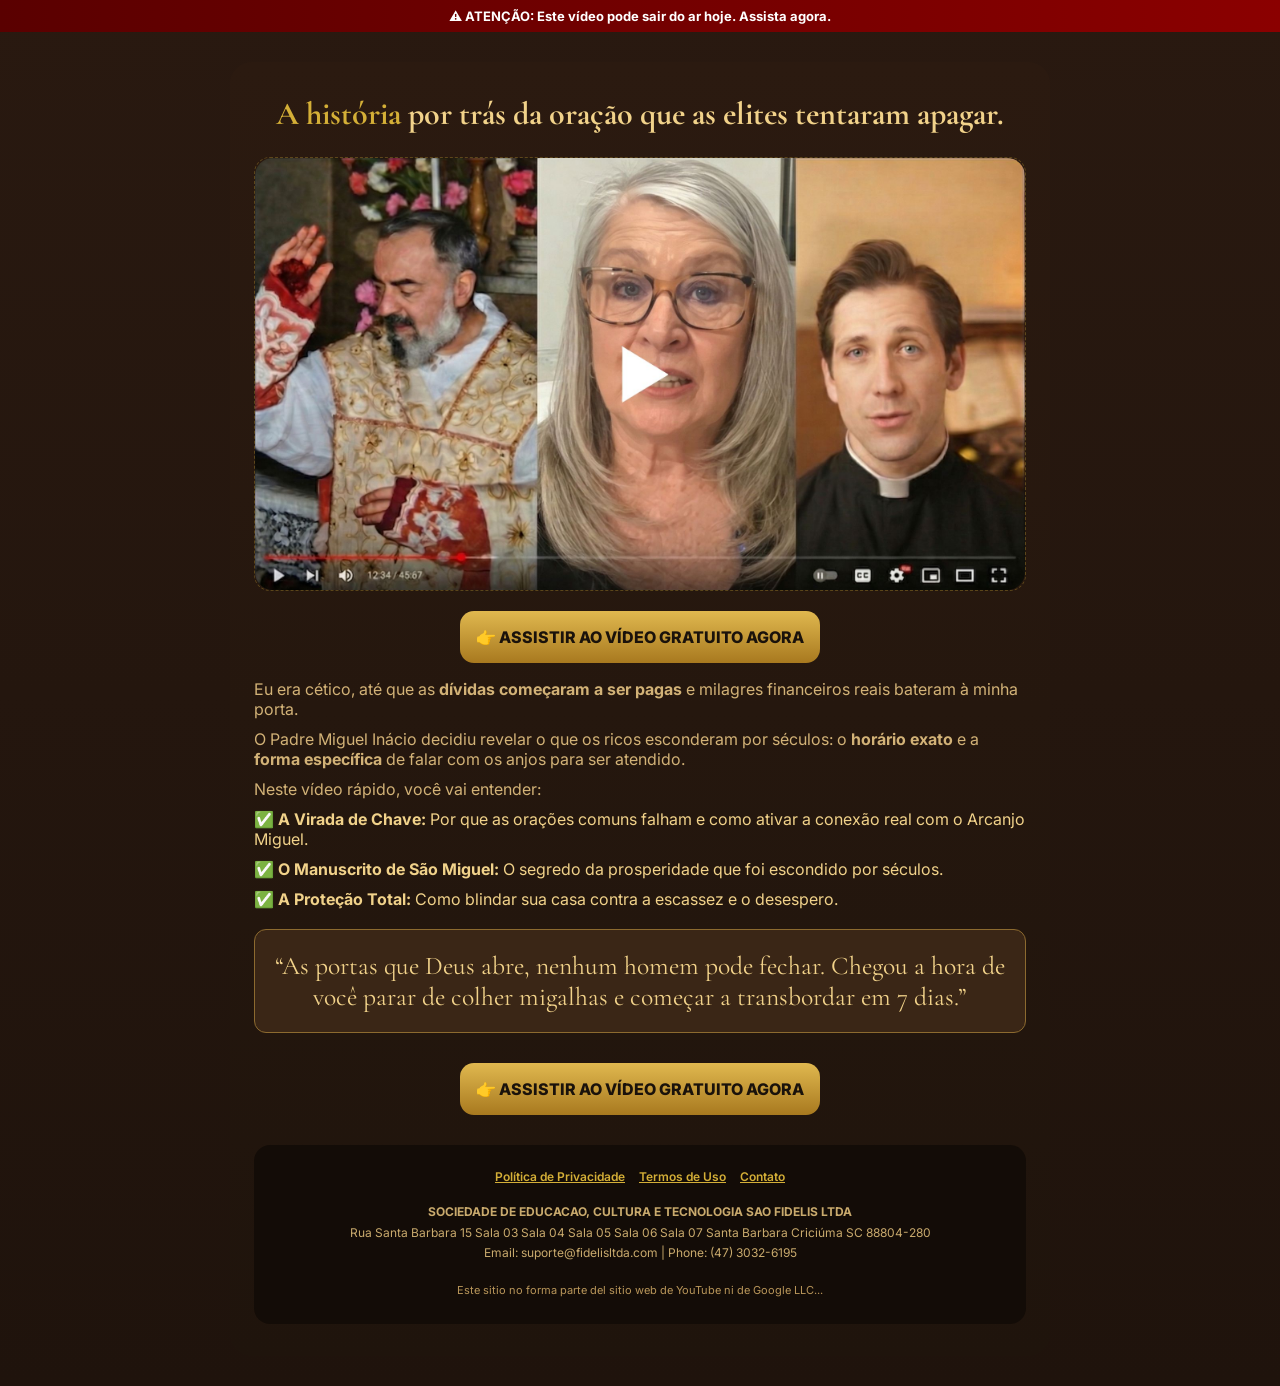
<file: aImaIuz/index.html>
<!DOCTYPE html>
<html lang="pt-BR">

<head>
  <meta charset="UTF-8" />
  <meta name="viewport" content="width=device-width, initial-scale=1.0" />
  <title>Video</title>

  <link href="https://fonts.googleapis.com/css2?family=Cormorant+Garamond:wght@500;600;700&family=Inter:wght@400;500;600;700&display=swap" rel="stylesheet">

  <style>
    :root {
      --bg: #291910;
      --text: #f1d28a;
      --text-soft: #d2b277;
      --gold-dark: #d4af37;
      --alert: #8b0000;
    }

    * {
      margin: 0;
      padding: 0;
      box-sizing: border-box;
    }

    body {
      background: linear-gradient(180deg, #291910 0%, #1f130c 100%);
      color: var(--text);
      font-family: 'Inter', sans-serif;
    }

    .top-alert {
      background: linear-gradient(90deg, #5a0000 0%, var(--alert) 100%);
      color: #fff;
      text-align: center;
      font-size: 13px;
      padding: 8px;
      font-weight: 700;
    }

    .page {
      padding: 30px 16px;
      display: flex;
      justify-content: center;
    }

    .container {
      width: 100%;
      max-width: 820px;
      background: linear-gradient(180deg, #2b1a10 0%, #1f140c 100%);
      border-radius: 22px;
      padding: 32px 24px;
    }

    h1 {
      font-family: 'Cormorant Garamond', serif;
      font-size: 2rem;
      text-align: center;
      margin-bottom: 24px;
    }

    .highlight {
      color: var(--gold-dark);
    }

    .media-box {
      width: 100%;
      aspect-ratio: 16/9;
      border-radius: 16px;
      border: 1px dashed rgba(212, 175, 55, 0.3);
      display: flex;
      align-items: center;
      justify-content: center;
      margin-bottom: 20px;
    }

    .cta-wrap {
      text-align: center;
      margin: 16px 0;
    }

    .cta {
      background: linear-gradient(180deg, #e0b84f 0%, #a8791f 100%);
      color: #1a120b;
      font-weight: 800;
      padding: 16px;
      border-radius: 14px;
      text-decoration: none;
      display: inline-block;
    }

    .content {
      text-align: center;
      margin-top: 10px;
    }

    .content p {
      margin-bottom: 10px;
      color: var(--text-soft);
    }

    blockquote {
      margin: 30px 0;
      padding: 20px;
      border-radius: 12px;
      background: #3a2616;
      border: 1px solid #8c6a2f;
      font-family: 'Cormorant Garamond', serif;
      font-size: 1.6rem;
      text-align: center;
    }

    footer {
      margin-top: 30px;
      padding: 24px 18px;
      text-align: center;
      font-size: 12px;
      color: #c9aa6d;
      background: #130C07;
      border-radius: 16px;
    }

    .footer-links {
      margin-bottom: 18px;
      display: flex;
      justify-content: center;
      gap: 14px;
      flex-wrap: wrap;
    }

    .footer-links a {
      color: var(--gold-dark);
      cursor: pointer;
      text-decoration: underline;
      font-weight: 600;
    }

    .footer-company {
      line-height: 1.7;
      margin-bottom: 18px;
    }

    .footer-disclaimer {
      color: #b9965a;
      line-height: 1.7;
      font-size: 11px;
    }

    /* MODAL */
    .modal {
      display: none;
      position: fixed;
      z-index: 999;
      left: 0;
      top: 0;
      width: 100%;
      height: 100%;
      background: rgba(0, 0, 0, 0.8);
      justify-content: center;
      align-items: center;
      padding: 16px;
    }

    .modal-box {
      background: #1f140c;
      padding: 20px;
      border-radius: 12px;
      max-width: 600px;
      width: 100%;
      border: 1px solid var(--gold-dark);
      max-height: 85vh;
      overflow-y: auto;
    }

    .modal-header {
      font-weight: bold;
      margin-bottom: 10px;
      display: flex;
      justify-content: space-between;
      color: var(--text);
    }

    .modal-body {
      font-size: 14px;
      line-height: 1.7;
    }

    .close {
      cursor: pointer;
      font-size: 22px;
    }

    @media (max-width:768px) {
      blockquote {
        font-size: 1.1rem;
        padding: 14px;
      }

      h1 {
        font-size: 1.4rem;
      }

      .cta {
        width: 100%;
      }
    }
  </style>
</head>

<body>

  <!-- HEADER CTA YT -->

  <div class="top-alert">
    ⚠️ ATENÇÃO: Este vídeo pode sair do ar hoje. Assista agora.
  </div>

  <main class="page">
    <section class="container">

      <h1>
        <span class="highlight">A história</span> por trás da oração que as elites tentaram apagar.
      </h1>

      <div class="media-box" style="position: relative; overflow: hidden;">
        <img src="./imagem/m3.jpg" style="width: 100%; height: 100%; object-fit: cover; border-radius: 18px;">
      </div>

      <div class="cta-wrap">
        <a href="../ceIestiaIeco" class="cta">👉 ASSISTIR AO VÍDEO GRATUITO AGORA</a>
      </div>

      <div class="content" style="text-align: left;">
        <p>
          Eu era cético, até que as <strong>dívidas começaram a ser pagas</strong> e milagres financeiros reais bateram à minha porta.
        </p>

        <p>
          O Padre Miguel Inácio decidiu revelar o que os ricos esconderam por séculos: o <strong>horário exato</strong> e a <strong>forma específica</strong> de falar com os anjos para ser atendido.
        </p>

        <p>Neste vídeo rápido, você vai entender:</p>
      </div>

      <ul style="list-style-type: none; padding-left: 0; text-align: left;">
        <li style="margin-bottom: 10px;">✅ <strong>A Virada de Chave:</strong> Por que as orações comuns falham e como ativar a conexão real com o Arcanjo Miguel.</li>
        <li style="margin-bottom: 10px;">✅ <strong>O Manuscrito de São Miguel:</strong> O segredo da prosperidade que foi escondido por séculos.</li>
        <li style="margin-bottom: 10px;">✅ <strong>A Proteção Total:</strong> Como blindar sua casa contra a escassez e o desespero.</li>
      </ul>
      </div>

      <blockquote style="margin-top: 20px;">
        “As portas que Deus abre, nenhum homem pode fechar. Chegou a hora de você parar de colher migalhas e começar a transbordar em 7 dias.”
      </blockquote>



      <div class="cta-wrap">
        <a href="../ceIestiaIeco" class="cta">👉 ASSISTIR AO VÍDEO GRATUITO AGORA</a>
      </div>

      <footer>
        <div class="footer-links">
          <a onclick="openModal('privacy')">Política de Privacidade</a>
          <a onclick="openModal('terms')">Termos de Uso</a>
          <a onclick="openModal('contact')">Contato</a>
        </div>

        <div class="footer-company">
          <p><strong>SOCIEDADE DE EDUCACAO, CULTURA E TECNOLOGIA SAO FIDELIS LTDA</strong></p>
          <p>Rua Santa Barbara 15 Sala 03 Sala 04 Sala 05 Sala 06 Sala 07 Santa Barbara Criciúma SC 88804-280</p>
          <p>Email: suporte@fidelisltda.com | Phone: (47) 3032-6195</p>
        </div>

        <div class="footer-disclaimer">
          <p>Este sitio no forma parte del sitio web de YouTube ni de Google LLC...</p>
        </div>
      </footer>

    </section>
  </main>

  <!-- PRIVACY -->
  <div id="privacy" class="modal">
    <div class="modal-box">
      <div class="modal-header">Política de Privacidade <span class="close" onclick="closeModal('privacy')">×</span></div>
      <div class="modal-body">
        <p><strong>Última atualização:</strong> 2026</p>
        <p>Coletamos informações básicas como dados de navegação e cookies para melhorar sua experiência.</p>
        <p>Seus dados não são vendidos e são utilizados apenas para fins operacionais e de comunicação.</p>
        <p>Você pode solicitar a remoção dos seus dados a qualquer momento através do nosso contato.</p>
      </div>
    </div>
  </div>

  <!-- TERMS -->
  <div id="terms" class="modal">
    <div class="modal-box">
      <div class="modal-header">Termos de Uso <span class="close" onclick="closeModal('terms')">×</span></div>
      <div class="modal-body">
        <p>Ao acessar este site, você concorda com os presentes termos.</p>
        <p>O conteúdo é informativo e não garante resultados específicos.</p>
        <p>O uso é pessoal e não autorizado para reprodução ou redistribuição.</p>
        <p>Reservamo-nos o direito de alterar estes termos a qualquer momento.</p>
      </div>
    </div>
  </div>

  <!-- CONTACT -->
  <div id="contact" class="modal">
    <div class="modal-box">
      <div class="modal-header">Contato <span class="close" onclick="closeModal('contact')">×</span></div>
      <div class="modal-body">
        <p>Email: suporte@fidelisltda.com</p>
        <p>Telefone: (47) 3032-6195</p>
      </div>
    </div>
  </div>

  <script>
    function openModal(id) { document.getElementById(id).style.display = 'flex'; }
    function closeModal(id) { document.getElementById(id).style.display = 'none'; }
    window.onclick = function (e) {
      document.querySelectorAll('.modal').forEach(m => {
        if (e.target === m) { m.style.display = 'none'; }
      });
    }
  </script>

</body>

</html>
</file>
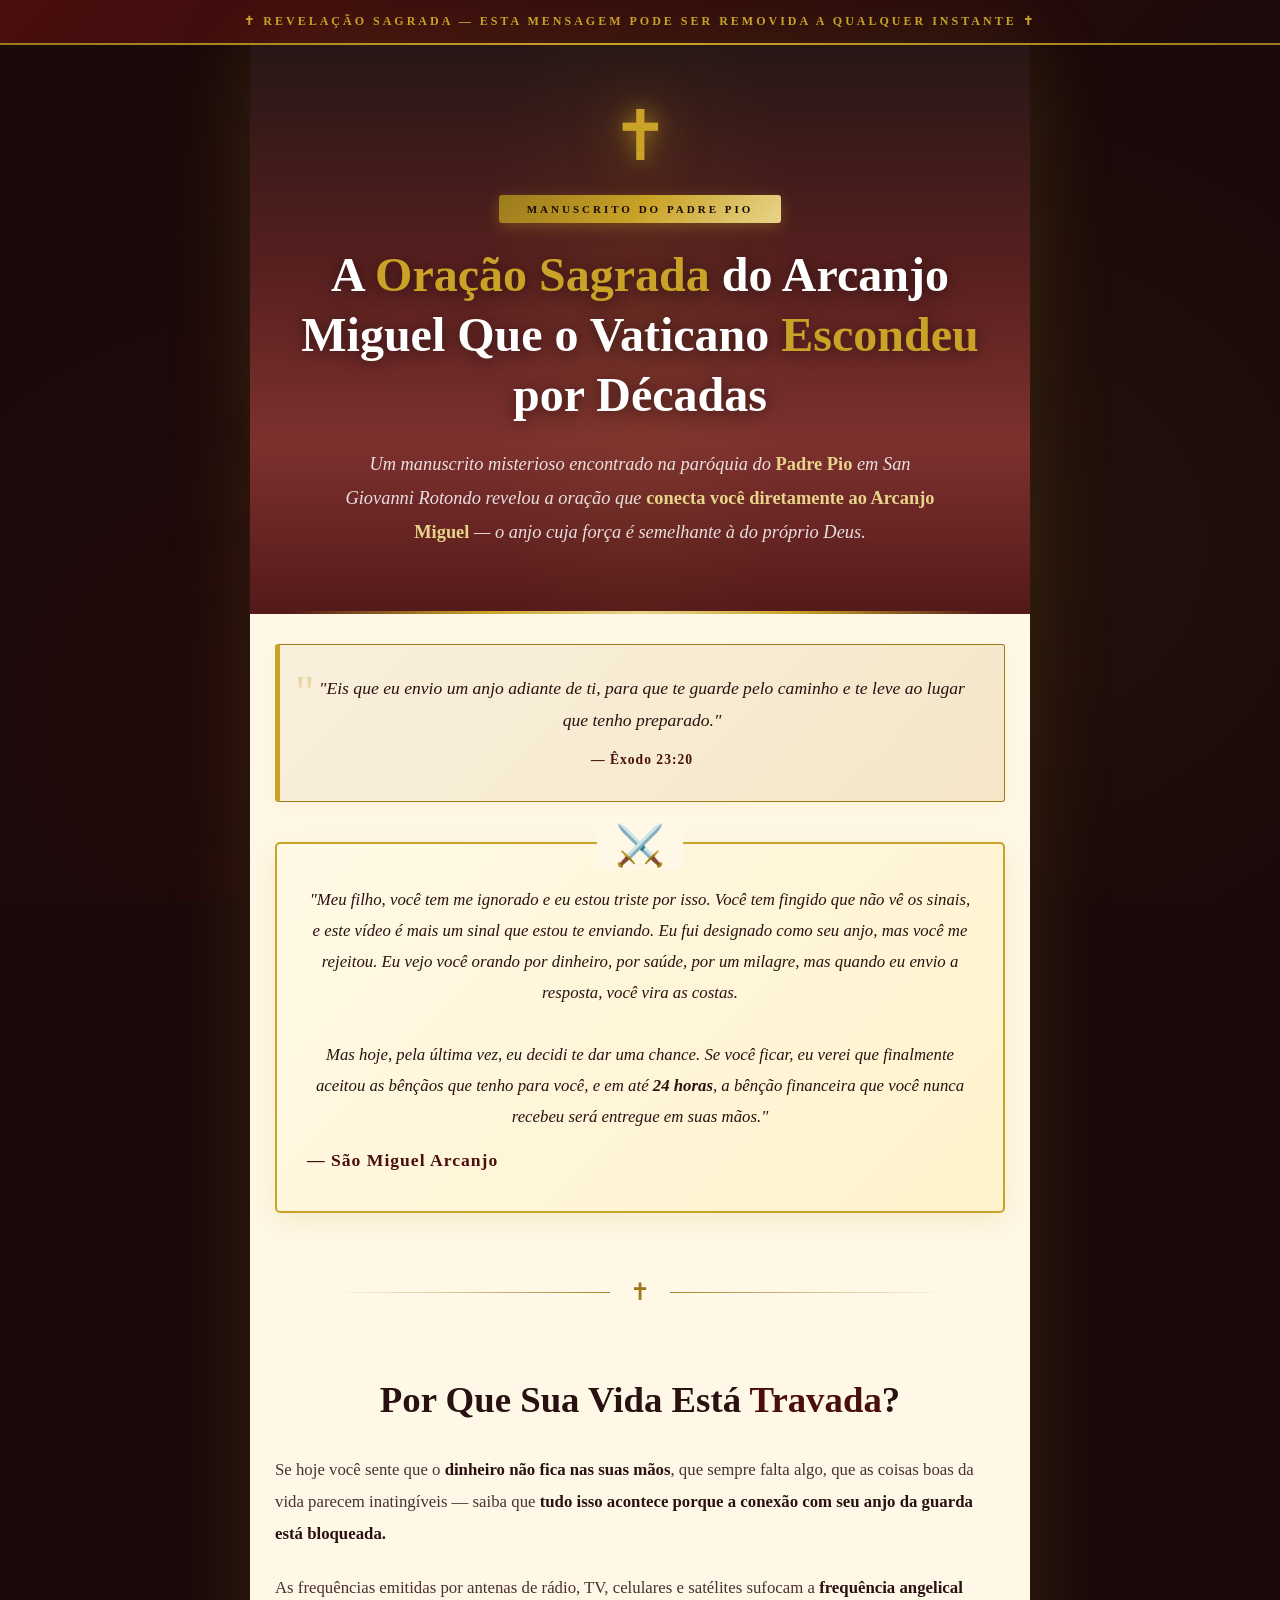
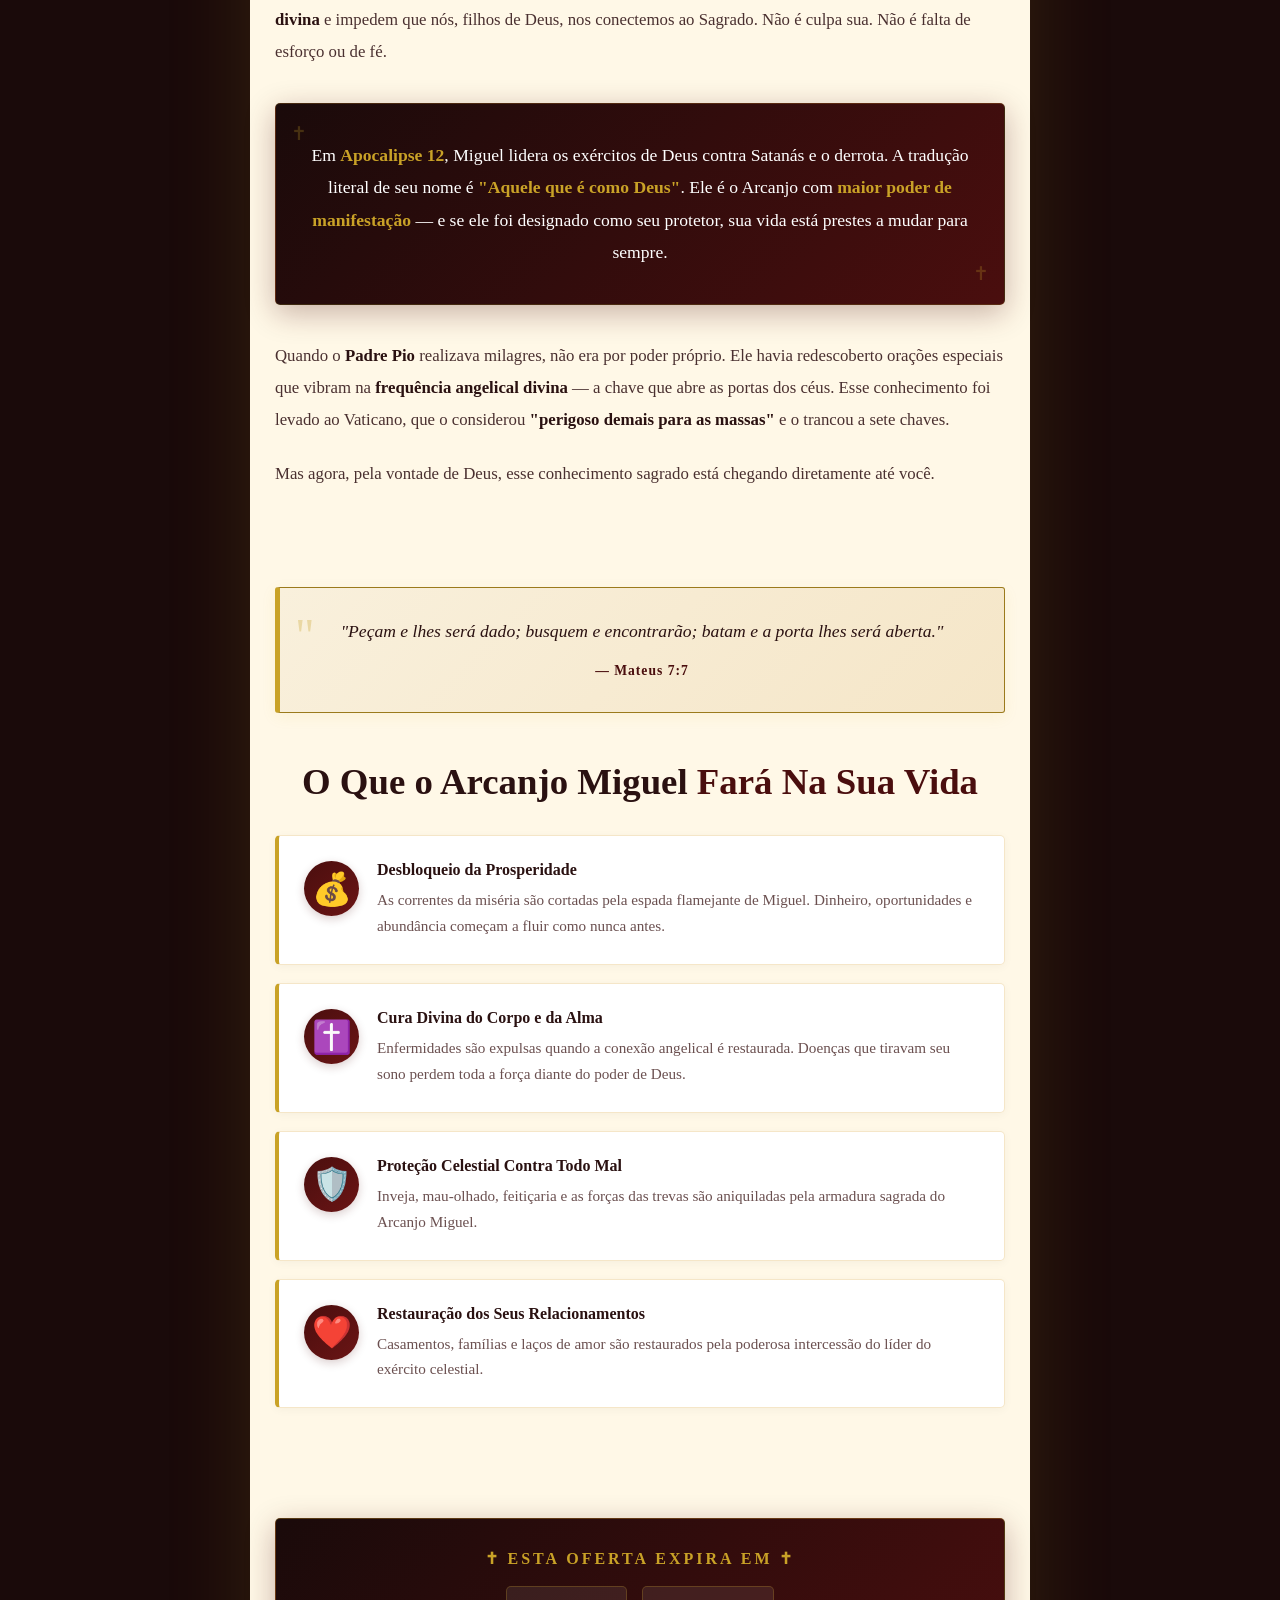
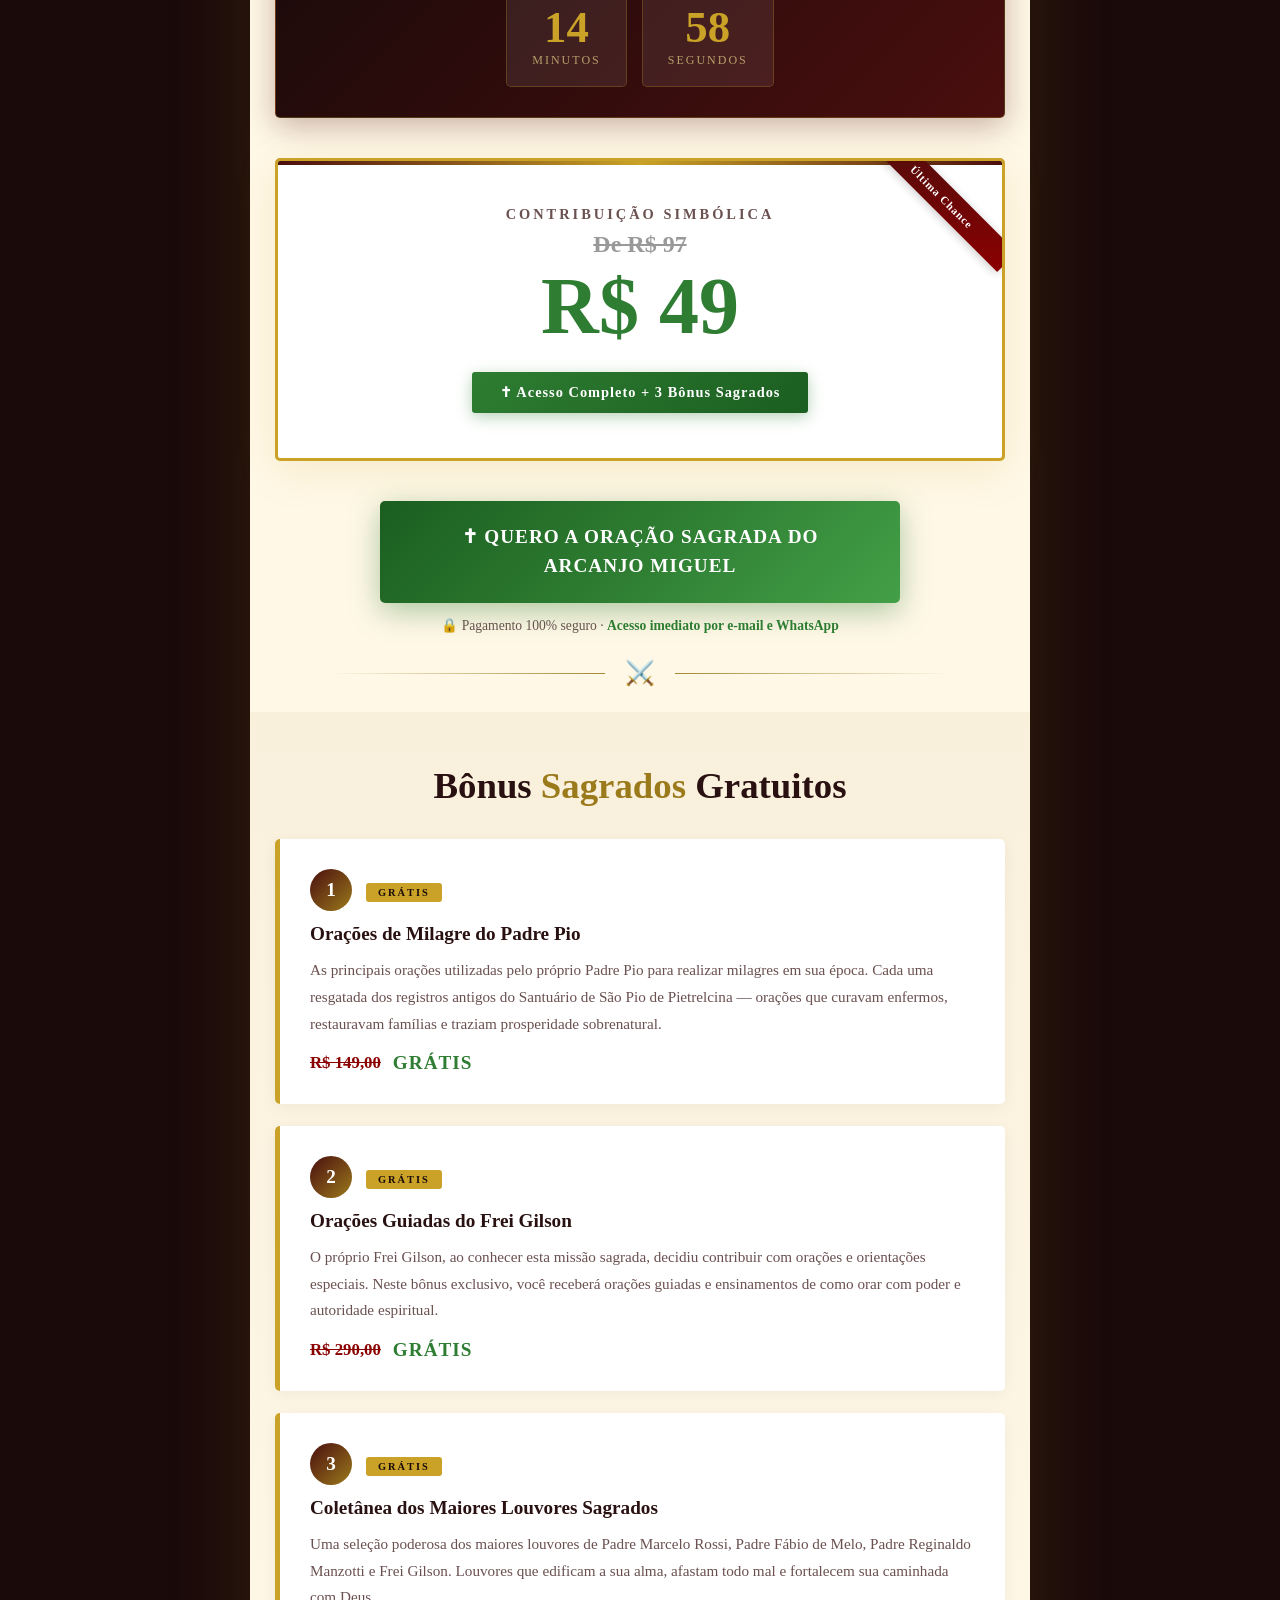
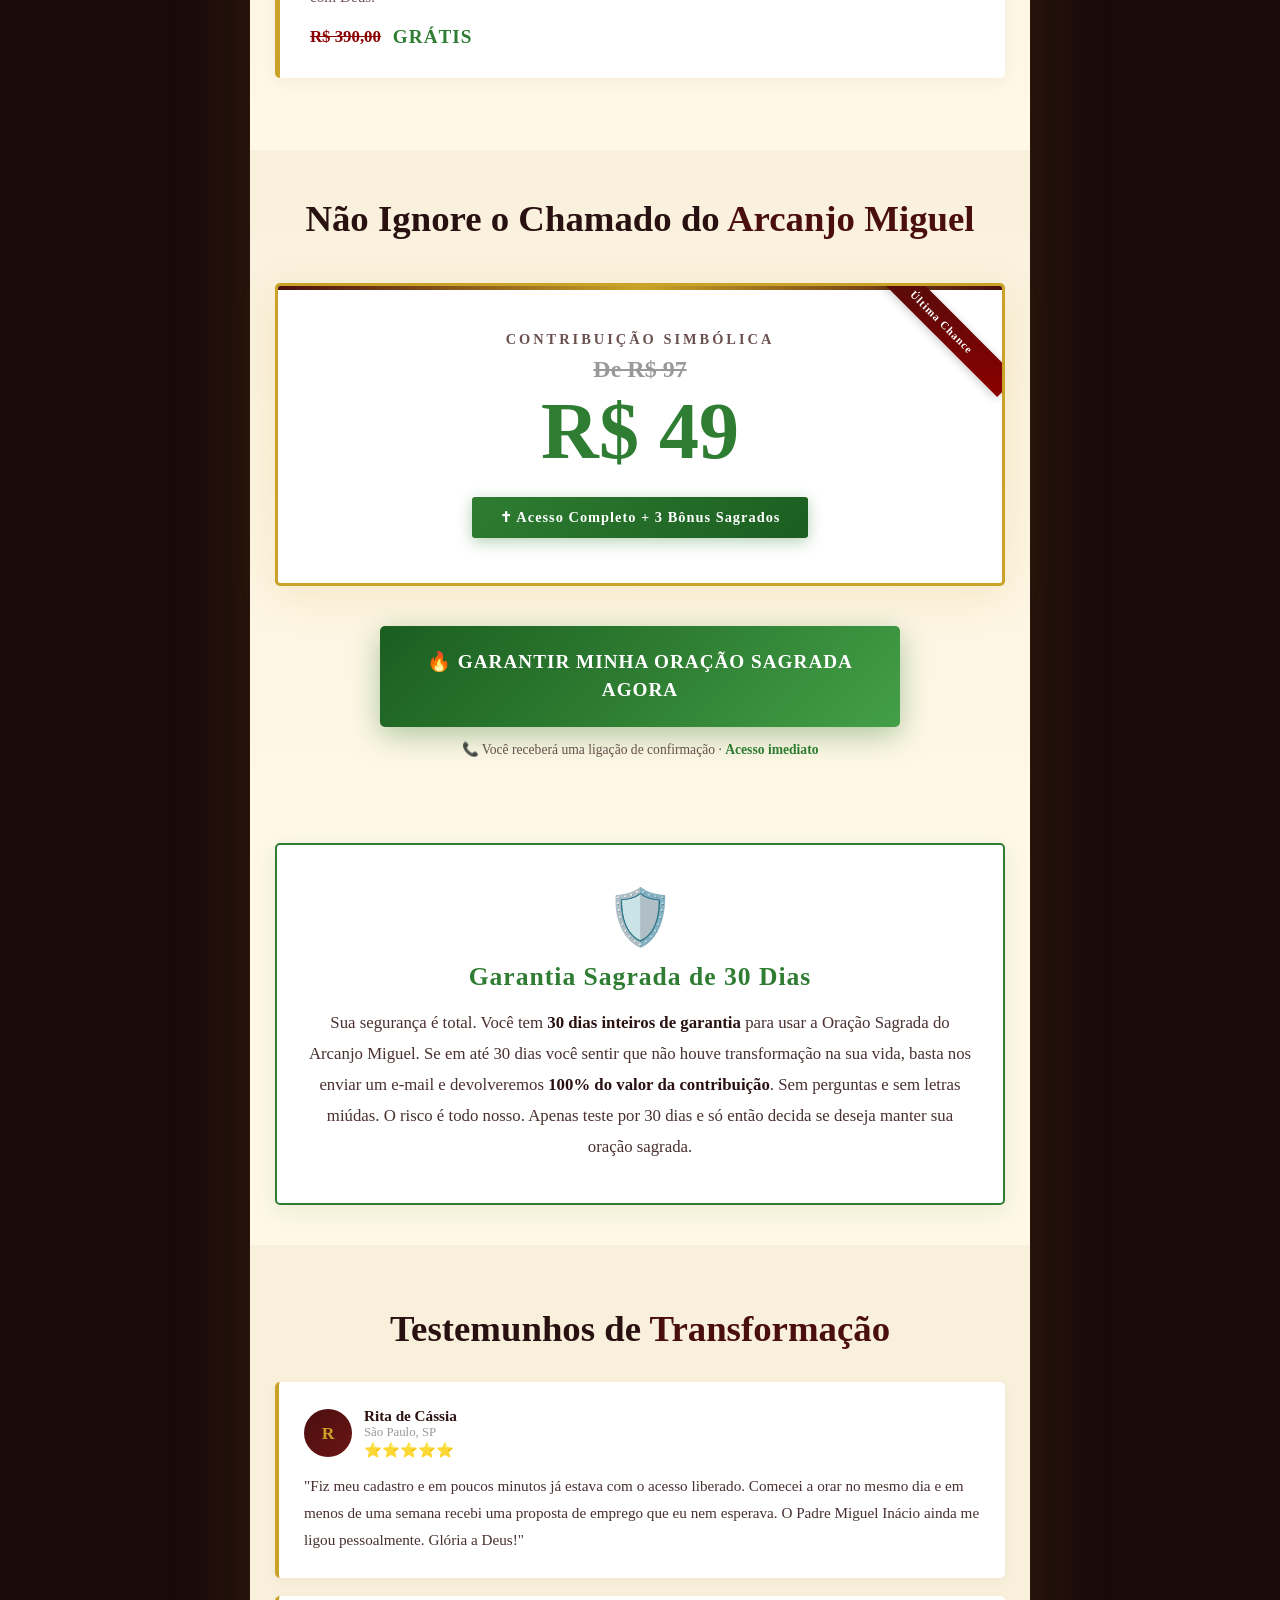
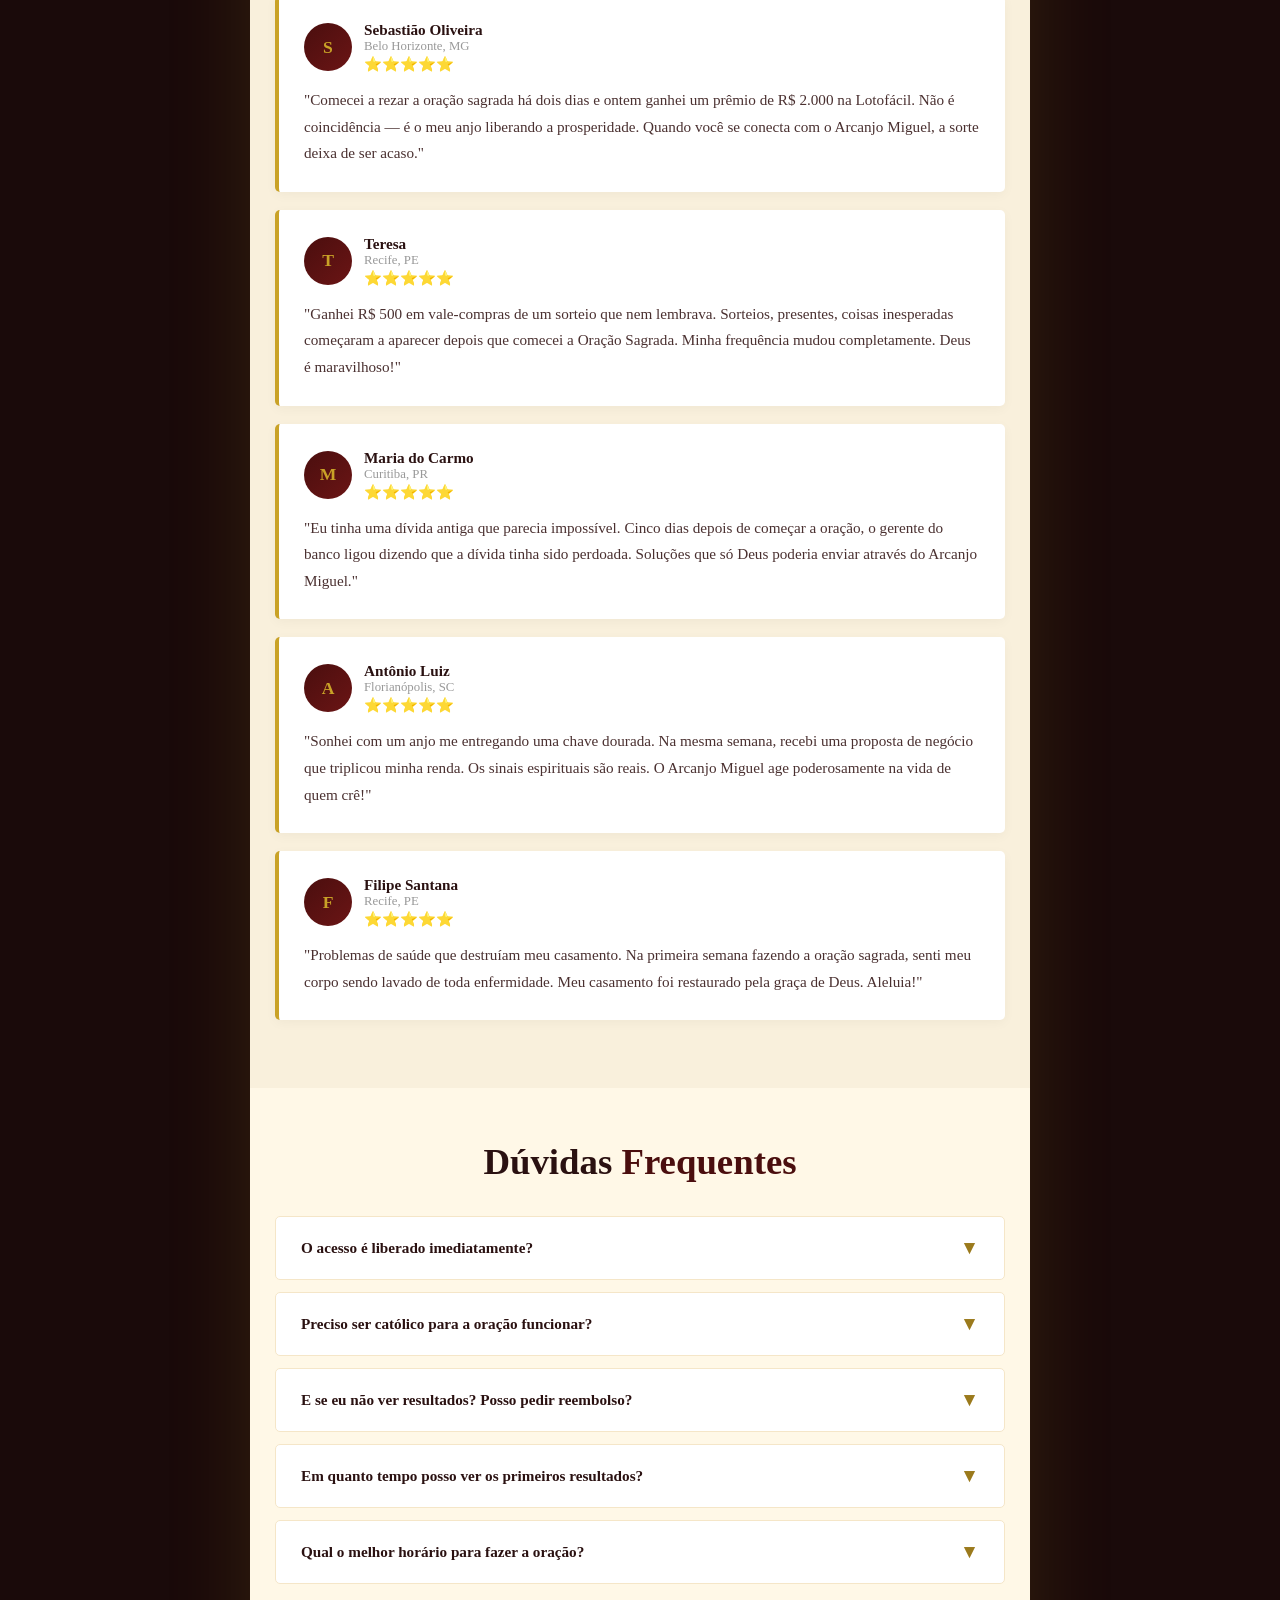
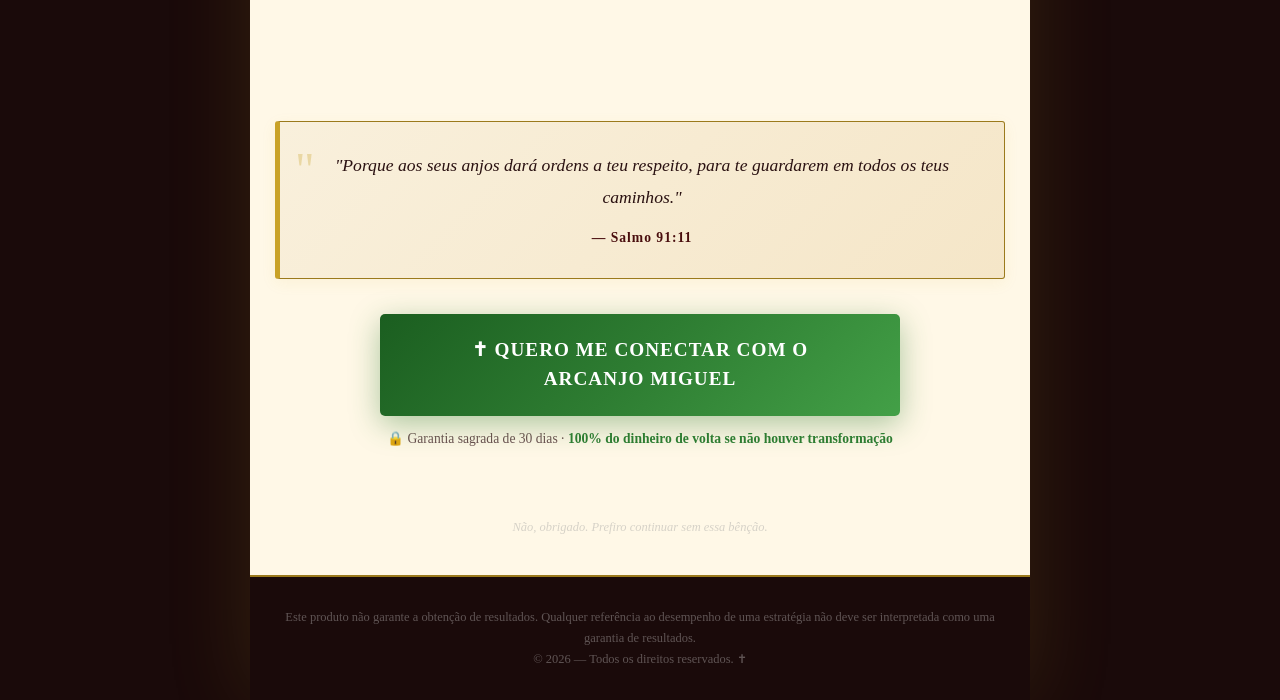
<file: back-199/index.html>
<!DOCTYPE html><html lang="pt-BR"><head><meta name="x-poe-datastore-behavior" content="local_only"><meta http-equiv="Content-Security-Policy" content="default-src 'self' 'unsafe-inline' 'unsafe-eval' data: blob: https://cdnjs.cloudflare.com https://cdn.jsdelivr.net https://code.jquery.com https://unpkg.com https://d3js.org https://threejs.org https://cdn.plot.ly https://stackpath.bootstrapcdn.com https://maps.googleapis.com https://cdn.tailwindcss.com https://ajax.googleapis.com https://kit.fontawesome.com https://cdn.datatables.net https://maxcdn.bootstrapcdn.com https://code.highcharts.com https://tako-static-assets-production.s3.amazonaws.com https://www.youtube.com https://fonts.googleapis.com https://fonts.gstatic.com https://pfst.cf2.poecdn.net https://puc.poecdn.net https://i.imgur.com https://wikimedia.org https://*.icons8.com https://*.giphy.com https://picsum.photos https://images.unsplash.com; frame-src 'self' https://www.youtube.com https://trytako.com; child-src 'self'; manifest-src 'self'; worker-src 'self'; upgrade-insecure-requests; block-all-mixed-content;">
  <meta charset="UTF-8">
  <meta name="viewport" content="width=device-width, initial-scale=1.0">
  <title>Oração Sagrada do Arcanjo Miguel — Última Chance</title>
  <link href="https://fonts.googleapis.com/css2?family=Cinzel:wght@400;600;700;800;900&amp;family=Cinzel+Decorative:wght@400;700;900&amp;family=Lora:ital,wght@0,400;0,500;0,600;0,700;1,400;1,500&amp;family=Montserrat:wght@400;600;700;800;900&amp;display=swap" rel="stylesheet">
  <style>
    :root {
      --burgundy: #4A0E0E;
      --burgundy-light: #6B1515;
      --gold: #C9A227;
      --gold-light: #E8D48B;
      --gold-dark: #9B7A1C;
      --dark: #1A0A0A;
      --dark-warm: #2A1111;
      --cream: #FFF8E7;
      --cream-dark: #F5E6C8;
      --parchment: #F9F0DC;
      --text-dark: #2A1111;
      --text-body: #4A3030;
      --text-light: #6B5050;
      --success: #2E7D32;
      --success-dark: #1B5E20;
      --red-accent: #8B0000;
      --white: #FFFFFF;
    }

    * { margin: 0; padding: 0; box-sizing: border-box; }

    body {
      font-family: 'Lora', Georgia, serif;
      background: var(--dark);
      color: var(--text-dark);
      overflow-x: hidden;
      -webkit-font-smoothing: antialiased;
    }

    /* === BACKGROUND CROSS PATTERN === */
    .bg-sacred {
      position: fixed; top: 0; left: 0; width: 100%; height: 100%;
      z-index: 0;
      background:
        radial-gradient(circle at 50% 20%, rgba(201,162,39,0.08) 0%, transparent 50%),
        radial-gradient(circle at 20% 80%, rgba(74,14,14,0.15) 0%, transparent 50%),
        radial-gradient(circle at 80% 60%, rgba(201,162,39,0.05) 0%, transparent 40%);
      animation: sacredGlow 20s ease-in-out infinite;
    }

    @keyframes sacredGlow {
      0%,100% { opacity: 0.8; }
      50% { opacity: 1; }
    }

    .container {
      max-width: 780px;
      margin: 0 auto;
      position: relative;
      z-index: 1;
      background: var(--cream);
      min-height: 100vh;
      box-shadow: 0 0 80px rgba(201,162,39,0.15);
    }

    /* === TOP SACRED BANNER === */
    .sacred-banner {
      background: linear-gradient(135deg, var(--burgundy) 0%, var(--dark) 100%);
      text-align: center;
      padding: 14px 20px;
      font-family: 'Cinzel', serif;
      font-weight: 700;
      font-size: 12px;
      letter-spacing: 3px;
      text-transform: uppercase;
      color: var(--gold);
      border-bottom: 2px solid var(--gold-dark);
      position: relative;
    }

    .sacred-banner::after {
      content: '';
      position: absolute;
      bottom: -2px;
      left: 0; right: 0;
      height: 2px;
      background: linear-gradient(90deg, transparent, var(--gold), transparent);
    }

    /* === HERO === */
    .hero {
      text-align: center;
      padding: 50px 25px 45px;
      background:
        linear-gradient(180deg,
          rgba(26,10,10,0.95) 0%,
          rgba(74,14,14,0.92) 40%,
          rgba(107,21,21,0.88) 70%,
          rgba(74,14,14,0.95) 100%);
      position: relative;
      overflow: hidden;
    }

    /* Stained glass light effect */
    .hero::before {
      content: '';
      position: absolute;
      top: -30%; left: 30%; width: 40%; height: 160%;
      background: radial-gradient(ellipse, rgba(201,162,39,0.06) 0%, transparent 70%);
      animation: divineLight 8s ease-in-out infinite;
    }

    @keyframes divineLight {
      0%,100% { opacity: 0.5; transform: translateY(0); }
      50% { opacity: 1; transform: translateY(-20px); }
    }

    .hero::after {
      content: '';
      position: absolute;
      bottom: 0; left: 0; right: 0;
      height: 3px;
      background: linear-gradient(90deg, transparent 5%, var(--gold) 30%, var(--gold-light) 50%, var(--gold) 70%, transparent 95%);
    }

    .hero-content { position: relative; z-index: 2; }

    /* Cross icon */
    .cross-icon {
      width: 80px;
      height: 80px;
      margin: 0 auto 20px;
      position: relative;
      animation: gentleFloat 4s ease-in-out infinite;
      filter: drop-shadow(0 0 25px rgba(201,162,39,0.5));
    }

    .cross-icon::before {
      content: '✝';
      font-size: 70px;
      color: var(--gold);
      display: block;
      text-shadow: 0 0 20px rgba(201,162,39,0.6);
    }

    @keyframes gentleFloat {
      0%,100% { transform: translateY(0); }
      50% { transform: translateY(-10px); }
    }

    .hero-badge {
      display: inline-block;
      background: linear-gradient(135deg, var(--gold-dark) 0%, var(--gold) 50%, var(--gold-light) 100%);
      color: var(--dark);
      padding: 8px 28px;
      border-radius: 3px;
      font-family: 'Cinzel', serif;
      font-weight: 800;
      font-size: 11px;
      letter-spacing: 3px;
      text-transform: uppercase;
      margin-bottom: 22px;
      box-shadow: 0 4px 15px rgba(201,162,39,0.3);
    }

    h1 {
      font-family: 'Cinzel Decorative', 'Cinzel', serif;
      font-size: clamp(1.8rem, 6vw, 3rem);
      line-height: 1.25;
      margin-bottom: 22px;
      color: var(--white);
      font-weight: 700;
      text-shadow: 0 2px 15px rgba(0,0,0,0.5);
    }

    h1 .gold { color: var(--gold); }

    .hero-subtitle {
      font-family: 'Lora', serif;
      font-size: clamp(0.95rem, 2.5vw, 1.15rem);
      line-height: 1.85;
      margin-bottom: 20px;
      font-weight: 400;
      color: rgba(255,255,255,0.85);
      max-width: 600px;
      margin-left: auto;
      margin-right: auto;
      font-style: italic;
    }

    .hero-subtitle strong { color: var(--gold-light); font-style: normal; }

    /* === DIVIDERS === */
    .sacred-divider {
      text-align: center;
      padding: 25px 0;
      position: relative;
    }

    .sacred-divider::before {
      content: '';
      position: absolute;
      top: 50%;
      left: 10%;
      right: 10%;
      height: 1px;
      background: linear-gradient(90deg, transparent, var(--gold-dark), transparent);
    }

    .sacred-divider span {
      position: relative;
      background: var(--cream);
      padding: 0 20px;
      font-size: 1.5rem;
      color: var(--gold-dark);
    }

    /* === VERSE BOX === */
    .verse-box {
      background: linear-gradient(135deg, var(--parchment) 0%, var(--cream-dark) 100%);
      border: 1px solid var(--gold-dark);
      border-left: 5px solid var(--gold);
      border-radius: 3px;
      padding: 28px 30px;
      margin: 30px 25px;
      font-family: 'Lora', serif;
      font-style: italic;
      font-size: 1.1rem;
      line-height: 1.8;
      color: var(--text-dark);
      text-align: center;
      position: relative;
      box-shadow: 0 4px 15px rgba(201,162,39,0.08);
    }

    .verse-box::before {
      content: '"';
      position: absolute;
      top: 5px;
      left: 15px;
      font-family: 'Cinzel Decorative', serif;
      font-size: 3rem;
      color: var(--gold);
      opacity: 0.3;
      font-style: normal;
    }

    .verse-ref {
      display: block;
      font-family: 'Cinzel', serif;
      font-style: normal;
      font-weight: 700;
      margin-top: 12px;
      color: var(--burgundy);
      font-size: 0.85rem;
      letter-spacing: 1px;
    }

    /* === SECTION TITLES === */
    .section-title {
      font-family: 'Cinzel', serif;
      font-size: clamp(1.5rem, 4.5vw, 2.3rem);
      text-align: center;
      margin-bottom: 30px;
      color: var(--text-dark);
      font-weight: 700;
      line-height: 1.3;
    }

    .section-title .hl { color: var(--burgundy); }
    .section-title .gold-hl { color: var(--gold-dark); }

    /* === BODY TEXT === */
    .story-text {
      font-family: 'Lora', serif;
      font-size: 1.05rem;
      line-height: 1.9;
      color: var(--text-body);
      margin-bottom: 22px;
      padding: 0 25px;
    }

    .story-text strong { color: var(--text-dark); }

    /* === HIGHLIGHT BOX === */
    .story-highlight {
      background: linear-gradient(135deg, var(--dark) 0%, var(--burgundy) 100%);
      color: var(--white);
      padding: 35px 30px;
      margin: 35px 25px;
      border-radius: 5px;
      font-family: 'Lora', serif;
      font-size: 1.1rem;
      line-height: 1.85;
      text-align: center;
      font-weight: 500;
      box-shadow: 0 8px 30px rgba(74,14,14,0.3);
      border: 1px solid rgba(201,162,39,0.2);
      position: relative;
    }

    .story-highlight .gold { color: var(--gold); font-weight: 700; }

    .story-highlight::before,
    .story-highlight::after {
      content: '✝';
      position: absolute;
      font-size: 1.2rem;
      color: rgba(201,162,39,0.25);
    }

    .story-highlight::before { top: 12px; left: 15px; }
    .story-highlight::after { bottom: 12px; right: 15px; }

    /* === ANGEL MESSAGE === */
    .angel-message {
      background: linear-gradient(135deg, #FFF9E6 0%, #FFF3CC 100%);
      border: 2px solid var(--gold);
      border-radius: 5px;
      padding: 40px 30px;
      margin: 40px 25px;
      position: relative;
      box-shadow: 0 8px 30px rgba(201,162,39,0.15);
    }

    .angel-message::before {
      content: '⚔️';
      position: absolute;
      top: -22px;
      left: 50%;
      transform: translateX(-50%);
      font-size: 40px;
      background: var(--cream);
      padding: 0 18px;
    }

    .angel-message p {
      font-family: 'Lora', serif;
      font-size: 1.05rem;
      line-height: 1.85;
      color: var(--text-dark);
      font-style: italic;
      text-align: center;
    }

    .angel-message .angel-sig {
      font-family: 'Cinzel', serif;
      font-style: normal;
      font-weight: 800;
      color: var(--burgundy);
      margin-top: 18px;
      display: block;
      font-size: 1.1rem;
      letter-spacing: 1px;
    }

    /* === CONTENT SECTIONS === */
    .content-section {
      padding: 45px 0;
    }

    .content-section.dark-bg {
      background: linear-gradient(180deg, var(--dark) 0%, var(--burgundy) 50%, var(--dark) 100%);
      color: var(--white);
    }

    .content-section.dark-bg .section-title { color: var(--gold); }
    .content-section.dark-bg .story-text { color: rgba(255,255,255,0.85); }
    .content-section.dark-bg .story-text strong { color: var(--gold-light); }

    /* === BENEFITS === */
    .benefits-grid {
      display: grid;
      grid-template-columns: 1fr;
      gap: 18px;
      padding: 0 25px;
      margin-bottom: 30px;
    }

    .benefit-card {
      background: var(--white);
      border-radius: 5px;
      padding: 25px;
      border: 1px solid var(--cream-dark);
      border-left: 4px solid var(--gold);
      transition: all 0.3s ease;
      display: flex;
      align-items: flex-start;
      gap: 18px;
      box-shadow: 0 2px 10px rgba(0,0,0,0.04);
    }

    .benefit-card:hover {
      border-left-color: var(--burgundy);
      transform: translateX(5px);
      box-shadow: 0 6px 25px rgba(74,14,14,0.1);
    }

    .benefit-icon {
      font-size: 2rem;
      flex-shrink: 0;
      width: 55px;
      height: 55px;
      background: linear-gradient(135deg, var(--burgundy) 0%, var(--burgundy-light) 100%);
      border-radius: 50%;
      display: flex;
      align-items: center;
      justify-content: center;
      box-shadow: 0 3px 10px rgba(74,14,14,0.2);
    }

    .benefit-text h4 {
      font-family: 'Cinzel', serif;
      font-size: 1rem;
      font-weight: 700;
      color: var(--text-dark);
      margin-bottom: 8px;
    }

    .benefit-text p {
      font-family: 'Lora', serif;
      font-size: 0.95rem;
      line-height: 1.7;
      color: var(--text-light);
    }

    /* === TIMER === */
    .timer-section {
      background: linear-gradient(135deg, var(--dark) 0%, var(--burgundy) 100%);
      border-radius: 5px;
      padding: 30px;
      margin: 35px 25px;
      text-align: center;
      border: 1px solid rgba(201,162,39,0.3);
      box-shadow: 0 8px 30px rgba(74,14,14,0.3);
    }

    .timer-label {
      font-family: 'Cinzel', serif;
      font-size: 1rem;
      font-weight: 700;
      margin-bottom: 18px;
      color: var(--gold);
      text-transform: uppercase;
      letter-spacing: 3px;
    }

    .countdown {
      display: flex;
      justify-content: center;
      gap: 15px;
      flex-wrap: wrap;
    }

    .time-unit {
      background: rgba(255,255,255,0.08);
      border-radius: 5px;
      padding: 18px 25px;
      min-width: 100px;
      text-align: center;
      border: 1px solid rgba(201,162,39,0.25);
    }

    .time-value {
      font-family: 'Cinzel', serif;
      font-size: 2.8rem;
      font-weight: 700;
      display: block;
      line-height: 1;
      color: var(--gold);
    }

    .time-label-text {
      font-family: 'Lora', serif;
      font-size: 0.75rem;
      text-transform: uppercase;
      opacity: 0.7;
      margin-top: 6px;
      color: var(--gold-light);
      letter-spacing: 2px;
    }

    /* === PRICE BOX === */
    .price-box {
      background: var(--white);
      border: 3px solid var(--gold);
      border-radius: 5px;
      padding: 45px 30px;
      margin: 40px 25px;
      position: relative;
      overflow: hidden;
      box-shadow: 0 10px 40px rgba(201,162,39,0.15);
      text-align: center;
    }

    .price-box::before {
      content: '';
      position: absolute;
      top: 0; left: 0; right: 0;
      height: 4px;
      background: linear-gradient(90deg, var(--burgundy), var(--gold), var(--burgundy));
    }

    .price-ribbon {
      position: absolute;
      top: 22px;
      right: -32px;
      background: linear-gradient(135deg, var(--burgundy) 0%, var(--red-accent) 100%);
      color: var(--white);
      padding: 8px 50px;
      font-family: 'Cinzel', serif;
      font-weight: 800;
      font-size: 11px;
      transform: rotate(45deg);
      letter-spacing: 1px;
      box-shadow: 0 2px 10px rgba(0,0,0,0.2);
    }

    .price-label {
      font-family: 'Cinzel', serif;
      font-size: 0.9rem;
      font-weight: 700;
      color: var(--text-light);
      margin-bottom: 8px;
      text-transform: uppercase;
      letter-spacing: 3px;
    }

    .old-price {
      font-family: 'Lora', serif;
      font-size: 1.5rem;
      text-decoration: line-through;
      color: #999;
      font-weight: 600;
      margin-bottom: 8px;
    }

    .new-price {
      font-family: 'Cinzel Decorative', serif;
      font-size: clamp(3.5rem, 10vw, 5rem);
      color: var(--success);
      font-weight: 700;
      line-height: 1;
      margin-bottom: 8px;
    }

    .new-price small {
      display: block;
      font-family: 'Lora', serif;
      font-size: 1rem;
      color: var(--text-body);
      font-weight: 600;
      margin-top: 10px;
    }

    .price-savings {
      background: linear-gradient(135deg, var(--success) 0%, var(--success-dark) 100%);
      color: var(--white);
      padding: 12px 28px;
      border-radius: 3px;
      display: inline-block;
      font-family: 'Cinzel', serif;
      font-weight: 700;
      font-size: 0.9rem;
      margin-top: 18px;
      letter-spacing: 1px;
      box-shadow: 0 4px 15px rgba(46,125,50,0.35);
    }

    /* === CTA BUTTON === */
    .cta-button {
      background: linear-gradient(135deg, var(--success-dark) 0%, var(--success) 50%, #43A047 100%);
      color: var(--white);
      border: none;
      padding: 22px 40px;
      font-family: 'Cinzel', serif;
      font-size: clamp(1rem, 3vw, 1.2rem);
      font-weight: 800;
      text-transform: uppercase;
      border-radius: 5px;
      cursor: pointer;
      transition: all 0.3s ease;
      box-shadow: 0 8px 30px rgba(46,125,50,0.4);
      position: relative;
      overflow: hidden;
      letter-spacing: 1px;
      display: block;
      width: calc(100% - 50px);
      max-width: 520px;
      margin: 0 auto;
      text-decoration: none;
      text-align: center;
      line-height: 1.5;
    }

    .cta-button::before {
      content: '';
      position: absolute;
      top: 0; left: -100%; width: 100%; height: 100%;
      background: linear-gradient(90deg, transparent, rgba(255,255,255,0.25), transparent);
      transition: left 0.6s;
    }

    .cta-button:hover::before { left: 100%; }

    .cta-button:hover {
      transform: translateY(-3px);
      box-shadow: 0 12px 40px rgba(46,125,50,0.55);
    }

    .cta-sub {
      text-align: center;
      margin-top: 14px;
      font-family: 'Lora', serif;
      font-size: 0.85rem;
      color: var(--text-light);
      padding: 0 25px;
    }

    .cta-sub span {
      color: var(--success);
      font-weight: 700;
    }

    /* === BONUS SECTION === */
    .bonus-section {
      padding: 50px 0;
      background: linear-gradient(180deg, var(--parchment) 0%, var(--cream) 100%);
    }

    .bonus-item {
      background: var(--white);
      border-radius: 5px;
      padding: 30px;
      margin: 0 25px 22px;
      border-left: 5px solid var(--gold);
      transition: all 0.3s ease;
      position: relative;
      box-shadow: 0 3px 15px rgba(0,0,0,0.05);
    }

    .bonus-item:hover {
      transform: translateX(6px);
      border-left-width: 8px;
      box-shadow: 0 6px 25px rgba(201,162,39,0.12);
    }

    .bonus-number {
      background: linear-gradient(135deg, var(--burgundy) 0%, var(--gold-dark) 100%);
      color: var(--white);
      width: 42px;
      height: 42px;
      border-radius: 50%;
      display: inline-flex;
      align-items: center;
      justify-content: center;
      font-family: 'Cinzel', serif;
      font-weight: 800;
      font-size: 1.2rem;
      margin-bottom: 12px;
    }

    .bonus-tag {
      display: inline-block;
      background: var(--gold);
      color: var(--dark);
      padding: 4px 12px;
      border-radius: 3px;
      font-family: 'Cinzel', serif;
      font-size: 0.65rem;
      font-weight: 800;
      text-transform: uppercase;
      letter-spacing: 2px;
      margin-left: 10px;
      vertical-align: middle;
    }

    .bonus-title {
      font-family: 'Cinzel', serif;
      font-size: 1.2rem;
      font-weight: 700;
      margin-bottom: 12px;
      color: var(--text-dark);
    }

    .bonus-description {
      font-family: 'Lora', serif;
      font-size: 0.95rem;
      line-height: 1.75;
      margin-bottom: 15px;
      color: var(--text-light);
    }

    .bonus-price {
      display: flex;
      align-items: center;
      gap: 12px;
      font-weight: 700;
    }

    .bonus-price-old {
      font-family: 'Lora', serif;
      color: var(--red-accent);
      text-decoration: line-through;
      font-size: 1.05rem;
    }

    .bonus-price-new {
      font-family: 'Cinzel', serif;
      color: var(--success);
      font-size: 1.2rem;
      letter-spacing: 1px;
    }

    /* === GUARANTEE === */
    .guarantee {
      background: var(--white);
      border-radius: 5px;
      padding: 40px 30px;
      margin: 40px 25px;
      text-align: center;
      border: 2px solid var(--success);
      box-shadow: 0 6px 25px rgba(46,125,50,0.1);
    }

    .guarantee-icon { font-size: 55px; margin-bottom: 12px; }

    .guarantee-title {
      font-family: 'Cinzel', serif;
      font-size: 1.6rem;
      color: var(--success);
      margin-bottom: 15px;
      font-weight: 700;
      letter-spacing: 1px;
    }

    .guarantee-text {
      font-family: 'Lora', serif;
      font-size: 1.05rem;
      line-height: 1.85;
      color: var(--text-body);
    }

    .guarantee-text strong { color: var(--text-dark); }

    /* === TESTIMONIALS === */
    .comments-section {
      padding: 50px 0;
      background: var(--parchment);
    }

    .comment {
      background: var(--white);
      border-radius: 5px;
      padding: 25px;
      margin: 0 25px 18px;
      border-left: 4px solid var(--gold);
      box-shadow: 0 3px 12px rgba(0,0,0,0.04);
    }

    .comment-header {
      display: flex;
      align-items: center;
      gap: 12px;
      margin-bottom: 14px;
    }

    .comment-avatar {
      width: 48px;
      height: 48px;
      border-radius: 50%;
      background: linear-gradient(135deg, var(--burgundy) 0%, var(--burgundy-light) 100%);
      display: flex;
      align-items: center;
      justify-content: center;
      font-family: 'Cinzel', serif;
      font-weight: 800;
      font-size: 1.1rem;
      color: var(--gold);
      flex-shrink: 0;
    }

    .comment-author {
      font-family: 'Cinzel', serif;
      font-weight: 700;
      font-size: 0.95rem;
      color: var(--text-dark);
    }

    .comment-location {
      font-family: 'Lora', serif;
      font-size: 0.8rem;
      color: #999;
    }

    .comment-rating {
      color: #FFD700;
      font-size: 0.9rem;
      margin-top: 2px;
    }

    .comment-text {
      font-family: 'Lora', serif;
      line-height: 1.75;
      color: var(--text-body);
      font-size: 0.95rem;
    }

    /* === FAQ === */
    .faq-section {
      padding: 50px 25px;
      background: var(--cream);
    }

    .faq-item {
      background: var(--white);
      border-radius: 5px;
      margin-bottom: 12px;
      border: 1px solid var(--cream-dark);
      overflow: hidden;
    }

    .faq-question {
      padding: 20px 25px;
      font-family: 'Cinzel', serif;
      font-weight: 700;
      font-size: 0.95rem;
      cursor: pointer;
      display: flex;
      justify-content: space-between;
      align-items: center;
      color: var(--text-dark);
      transition: background 0.3s ease;
    }

    .faq-question:hover { background: var(--parchment); }

    .faq-arrow {
      transition: transform 0.3s ease;
      font-size: 1.2rem;
      color: var(--gold-dark);
    }

    .faq-answer {
      max-height: 0;
      overflow: hidden;
      transition: max-height 0.4s ease, padding 0.4s ease;
      padding: 0 25px;
      font-family: 'Lora', serif;
      line-height: 1.75;
      color: var(--text-body);
    }

    .faq-item.active .faq-answer {
      max-height: 500px;
      padding: 0 25px 22px;
    }

    .faq-item.active .faq-arrow { transform: rotate(180deg); }

    /* === DECLINE === */
    .decline-link {
      text-align: center;
      margin: 25px 0 40px;
      padding: 0 25px;
    }

    .decline-link a {
      font-family: 'Lora', serif;
      color: #999;
      font-size: 0.78rem;
      text-decoration: none;
      opacity: 0.4;
      transition: opacity 0.3s ease;
      font-style: italic;
    }

    .decline-link a:hover { opacity: 0.7; }

    /* === FOOTER === */
    .footer-strip {
      background: var(--dark);
      padding: 30px 25px;
      text-align: center;
      font-family: 'Lora', serif;
      font-size: 0.78rem;
      color: rgba(255,255,255,0.3);
      line-height: 1.7;
      border-top: 2px solid var(--gold-dark);
    }

    /* ========================================
       BACK REDIRECT MODAL
    ======================================== */
    .modal-overlay {
      display: none;
      position: fixed;
      top: 0; left: 0; width: 100%; height: 100%;
      background: rgba(26,10,10,0.92);
      z-index: 9999;
      justify-content: center;
      align-items: center;
      padding: 20px;
      animation: fadeIn 0.35s ease;
    }

    .modal-overlay.active { display: flex; }

    @keyframes fadeIn {
      from { opacity: 0; }
      to { opacity: 1; }
    }

    .modal-box {
      background: var(--cream);
      border-radius: 5px;
      max-width: 520px;
      width: 100%;
      max-height: 92vh;
      overflow-y: auto;
      position: relative;
      animation: modalReveal 0.5s ease;
      box-shadow: 0 20px 60px rgba(0,0,0,0.6), 0 0 40px rgba(201,162,39,0.15);
      border: 2px solid var(--gold-dark);
    }

    @keyframes modalReveal {
      from { transform: translateY(40px) scale(0.96); opacity: 0; }
      to { transform: translateY(0) scale(1); opacity: 1; }
    }

    .modal-header {
      background: linear-gradient(135deg, var(--burgundy) 0%, var(--dark) 100%);
      padding: 28px 25px;
      text-align: center;
      color: var(--white);
      border-bottom: 3px solid var(--gold);
      position: relative;
    }

    .modal-header::before {
      content: '✝';
      position: absolute;
      top: 10px; left: 15px;
      font-size: 1.3rem;
      color: rgba(201,162,39,0.2);
    }

    .modal-header::after {
      content: '✝';
      position: absolute;
      top: 10px; right: 15px;
      font-size: 1.3rem;
      color: rgba(201,162,39,0.2);
    }

    .modal-header h2 {
      font-family: 'Cinzel', serif;
      font-size: 1.5rem;
      font-weight: 700;
      margin-bottom: 8px;
      color: var(--gold);
    }

    .modal-header p {
      font-family: 'Lora', serif;
      font-size: 0.95rem;
      opacity: 0.85;
      font-style: italic;
    }

    .modal-body {
      padding: 35px 25px;
      text-align: center;
    }

    .modal-sacred-icon {
      font-size: 55px;
      margin-bottom: 15px;
      display: inline-block;
      animation: gentleFloat 3s ease-in-out infinite;
      filter: drop-shadow(0 0 15px rgba(201,162,39,0.4));
    }

    .modal-body h3 {
      font-family: 'Cinzel', serif;
      font-size: 1.3rem;
      color: var(--text-dark);
      margin-bottom: 15px;
      font-weight: 700;
    }

    .modal-body h3 .hl { color: var(--burgundy); }

    .modal-body .modal-text {
      font-family: 'Lora', serif;
      font-size: 1rem;
      line-height: 1.8;
      color: var(--text-body);
      margin-bottom: 28px;
    }

    .modal-old-price {
      font-family: 'Lora', serif;
      font-size: 1.3rem;
      text-decoration: line-through;
      color: #999;
      font-weight: 600;
    }

    .modal-new-price {
      font-family: 'Cinzel Decorative', serif;
      font-size: 3.5rem;
      color: var(--success);
      line-height: 1;
      margin: 8px 0;
      font-weight: 700;
    }

    .modal-new-price small {
      display: block;
      font-family: 'Lora', serif;
      font-size: 0.95rem;
      color: var(--text-body);
      font-weight: 600;
      margin-top: 8px;
    }

    .modal-savings-badge {
      background: linear-gradient(135deg, var(--success) 0%, var(--success-dark) 100%);
      color: var(--white);
      padding: 10px 22px;
      border-radius: 3px;
      display: inline-block;
      font-family: 'Cinzel', serif;
      font-weight: 700;
      font-size: 0.85rem;
      margin: 18px 0 28px;
      letter-spacing: 1px;
    }

    .modal-cta {
      background: linear-gradient(135deg, var(--success-dark) 0%, var(--success) 50%, #43A047 100%);
      color: var(--white);
      border: none;
      padding: 20px 35px;
      font-family: 'Cinzel', serif;
      font-size: 1.1rem;
      font-weight: 800;
      text-transform: uppercase;
      border-radius: 5px;
      cursor: pointer;
      width: 100%;
      transition: all 0.3s ease;
      box-shadow: 0 8px 25px rgba(46,125,50,0.4);
      letter-spacing: 1px;
      position: relative;
      overflow: hidden;
    }

    .modal-cta::before {
      content: '';
      position: absolute;
      top: 0; left: -100%; width: 100%; height: 100%;
      background: linear-gradient(90deg, transparent, rgba(255,255,255,0.25), transparent);
      transition: left 0.6s;
    }

    .modal-cta:hover::before { left: 100%; }

    .modal-cta:hover {
      transform: translateY(-2px);
      box-shadow: 0 12px 35px rgba(46,125,50,0.55);
    }

    .modal-guarantee-line {
      display: flex;
      align-items: center;
      justify-content: center;
      gap: 8px;
      margin-top: 15px;
      font-family: 'Lora', serif;
      font-size: 0.85rem;
      color: var(--success);
      font-weight: 600;
    }

    .modal-decline {
      margin-top: 22px;
    }

    .modal-decline a {
      font-family: 'Lora', serif;
      color: #999;
      font-size: 0.72rem;
      text-decoration: none;
      opacity: 0.35;
      transition: opacity 0.3s;
      font-style: italic;
    }

    .modal-decline a:hover { opacity: 0.6; }

    /* === RESPONSIVE === */
    @media (max-width: 768px) {
      h1 { font-size: 1.8rem; }
      .new-price { font-size: 3.5rem; }
      .cta-button { padding: 20px 25px; font-size: 1rem; }
      .time-unit { min-width: 85px; padding: 14px; }
      .time-value { font-size: 2.3rem; }
      .bonus-item { padding: 22px; }
      .modal-new-price { font-size: 2.8rem; }
      .modal-header h2 { font-size: 1.25rem; }
      .price-ribbon { font-size: 9px; top: 18px; right: -35px; }
    }

    @media (max-width: 400px) {
      .countdown { gap: 10px; }
      .time-unit { min-width: 72px; padding: 12px; }
      .time-value { font-size: 2rem; }
    }
  </style>
</head>

<body>

  <div class="bg-sacred"></div>

  <!-- SACRED BANNER -->
  <div class="sacred-banner">
    ✝ Revelação Sagrada — Esta Mensagem Pode Ser Removida a Qualquer Instante ✝
  </div>

  <div class="container">

    <!-- ===== HERO ===== -->
    <div class="hero">
      <div class="hero-content">
        <div class="cross-icon"></div>
        <div class="hero-badge">Manuscrito do Padre Pio</div>
        <h1>A <span class="gold">Oração Sagrada</span> do Arcanjo Miguel Que o Vaticano <span class="gold">Escondeu</span> por Décadas</h1>
        <p class="hero-subtitle">Um manuscrito misterioso encontrado na paróquia do <strong>Padre Pio</strong> em San Giovanni Rotondo revelou a oração que <strong>conecta você diretamente ao Arcanjo Miguel</strong> — o anjo cuja força é semelhante à do próprio Deus.</p>
      </div>
    </div>

    <!-- ===== VERSE ===== -->
    <div class="verse-box">
      "Eis que eu envio um anjo adiante de ti, para que te guarde pelo caminho e te leve ao lugar que tenho preparado."
      <span class="verse-ref">— Êxodo 23:20</span>
    </div>

    <!-- ===== ANGEL MESSAGE ===== -->
    <div class="angel-message">
      <p>"Meu filho, você tem me ignorado e eu estou triste por isso. Você tem fingido que não vê os sinais, e este vídeo é mais um sinal que estou te enviando. Eu fui designado como seu anjo, mas você me rejeitou. Eu vejo você orando por dinheiro, por saúde, por um milagre, mas quando eu envio a resposta, você vira as costas.<br><br>
      Mas hoje, pela última vez, eu decidi te dar uma chance. Se você ficar, eu verei que finalmente aceitou as bênçãos que tenho para você, e em até <strong>24 horas</strong>, a bênção financeira que você nunca recebeu será entregue em suas mãos."</p>
      <span class="angel-sig">— São Miguel Arcanjo</span>
    </div>

    <!-- ===== SACRED DIVIDER ===== -->
    <div class="sacred-divider"><span>✝</span></div>

    <!-- ===== STORY SECTION ===== -->
    <div class="content-section">
      <h2 class="section-title">Por Que Sua Vida Está <span class="hl">Travada</span>?</h2>

      <p class="story-text">Se hoje você sente que o <strong>dinheiro não fica nas suas mãos</strong>, que sempre falta algo, que as coisas boas da vida parecem inatingíveis — saiba que <strong>tudo isso acontece porque a conexão com seu anjo da guarda está bloqueada.</strong></p>

      <p class="story-text">As frequências emitidas por antenas de rádio, TV, celulares e satélites sufocam a <strong>frequência angelical divina</strong> e impedem que nós, filhos de Deus, nos conectemos ao Sagrado. Não é culpa sua. Não é falta de esforço ou de fé.</p>

      <div class="story-highlight">
        Em <span class="gold">Apocalipse 12</span>, Miguel lidera os exércitos de Deus contra Satanás e o derrota. A tradução literal de seu nome é <span class="gold">"Aquele que é como Deus"</span>. Ele é o Arcanjo com <span class="gold">maior poder de manifestação</span> — e se ele foi designado como seu protetor, sua vida está prestes a mudar para sempre.
      </div>

      <p class="story-text">Quando o <strong>Padre Pio</strong> realizava milagres, não era por poder próprio. Ele havia redescoberto orações especiais que vibram na <strong>frequência angelical divina</strong> — a chave que abre as portas dos céus. Esse conhecimento foi levado ao Vaticano, que o considerou <strong>"perigoso demais para as massas"</strong> e o trancou a sete chaves.</p>

      <p class="story-text">Mas agora, pela vontade de Deus, esse conhecimento sagrado está chegando diretamente até você.</p>
    </div>

    <!-- ===== VERSE 2 ===== -->
    <div class="verse-box">
      "Peçam e lhes será dado; busquem e encontrarão; batam e a porta lhes será aberta."
      <span class="verse-ref">— Mateus 7:7</span>
    </div>

    <!-- ===== BENEFITS ===== -->
    <div class="content-section" style="padding-top: 15px;">
      <h2 class="section-title">O Que o Arcanjo Miguel <span class="hl">Fará Na Sua Vida</span></h2>

      <div class="benefits-grid">
        <div class="benefit-card">
          <div class="benefit-icon">💰</div>
          <div class="benefit-text">
            <h4>Desbloqueio da Prosperidade</h4>
            <p>As correntes da miséria são cortadas pela espada flamejante de Miguel. Dinheiro, oportunidades e abundância começam a fluir como nunca antes.</p>
          </div>
        </div>
        <div class="benefit-card">
          <div class="benefit-icon">✝️</div>
          <div class="benefit-text">
            <h4>Cura Divina do Corpo e da Alma</h4>
            <p>Enfermidades são expulsas quando a conexão angelical é restaurada. Doenças que tiravam seu sono perdem toda a força diante do poder de Deus.</p>
          </div>
        </div>
        <div class="benefit-card">
          <div class="benefit-icon">🛡️</div>
          <div class="benefit-text">
            <h4>Proteção Celestial Contra Todo Mal</h4>
            <p>Inveja, mau-olhado, feitiçaria e as forças das trevas são aniquiladas pela armadura sagrada do Arcanjo Miguel.</p>
          </div>
        </div>
        <div class="benefit-card">
          <div class="benefit-icon">❤️</div>
          <div class="benefit-text">
            <h4>Restauração dos Seus Relacionamentos</h4>
            <p>Casamentos, famílias e laços de amor são restaurados pela poderosa intercessão do líder do exército celestial.</p>
          </div>
        </div>
      </div>
    </div>

    <!-- ===== TIMER ===== -->
    <div class="timer-section">
      <div class="timer-label">✝ Esta Oferta Expira Em ✝</div>
      <div class="countdown" id="countdown">
        <div class="time-unit">
          <span class="time-value" id="minutes">15</span>
          <span class="time-label-text">Minutos</span>
        </div>
        <div class="time-unit">
          <span class="time-value" id="seconds">00</span>
          <span class="time-label-text">Segundos</span>
        </div>
      </div>
    </div>

    <!-- ===== PRICE BOX ===== -->
    <div class="price-box" id="main-offer">
      <div class="price-ribbon">Última Chance</div>
      <div class="price-label">Contribuição Simbólica</div>
      <div class="old-price">De R$ 97</div>
      <div class="new-price">R$ 49
      </div>
      <div class="price-savings">✝ Acesso Completo + 3 Bônus Sagrados</div>
    </div>

    <a href="https://checkout.ticto.app/ODFAC864A" class="cta-button" id="main-cta">
      ✝ Quero a Oração Sagrada do Arcanjo Miguel
    </a>
    <p class="cta-sub">🔒 Pagamento 100% seguro · <span>Acesso imediato por e-mail e WhatsApp</span></p>

    <!-- ===== SACRED DIVIDER ===== -->
    <div class="sacred-divider"><span>⚔️</span></div>

    <!-- ===== BONUSES ===== -->
    <div class="bonus-section">
      <h2 class="section-title" style="padding: 0 25px;">Bônus <span class="gold-hl">Sagrados</span> Gratuitos</h2>

      <div class="bonus-item">
        <div class="bonus-number">1</div>
        <span class="bonus-tag">Grátis</span>
        <h3 class="bonus-title">Orações de Milagre do Padre Pio</h3>
        <p class="bonus-description">As principais orações utilizadas pelo próprio Padre Pio para realizar milagres em sua época. Cada uma resgatada dos registros antigos do Santuário de São Pio de Pietrelcina — orações que curavam enfermos, restauravam famílias e traziam prosperidade sobrenatural.</p>
        <div class="bonus-price">
          <span class="bonus-price-old">R$ 149,00</span>
          <span class="bonus-price-new">GRÁTIS</span>
        </div>
      </div>

      <div class="bonus-item">
        <div class="bonus-number">2</div>
        <span class="bonus-tag">Grátis</span>
        <h3 class="bonus-title">Orações Guiadas do Frei Gilson</h3>
        <p class="bonus-description">O próprio Frei Gilson, ao conhecer esta missão sagrada, decidiu contribuir com orações e orientações especiais. Neste bônus exclusivo, você receberá orações guiadas e ensinamentos de como orar com poder e autoridade espiritual.</p>
        <div class="bonus-price">
          <span class="bonus-price-old">R$ 290,00</span>
          <span class="bonus-price-new">GRÁTIS</span>
        </div>
      </div>

      <div class="bonus-item">
        <div class="bonus-number">3</div>
        <span class="bonus-tag">Grátis</span>
        <h3 class="bonus-title">Coletânea dos Maiores Louvores Sagrados</h3>
        <p class="bonus-description">Uma seleção poderosa dos maiores louvores de Padre Marcelo Rossi, Padre Fábio de Melo, Padre Reginaldo Manzotti e Frei Gilson. Louvores que edificam a sua alma, afastam todo mal e fortalecem sua caminhada com Deus.</p>
        <div class="bonus-price">
          <span class="bonus-price-old">R$ 390,00</span>
          <span class="bonus-price-new">GRÁTIS</span>
        </div>
      </div>
    </div>

    <!-- ===== SECOND CTA ===== -->
    <div style="text-align: center; padding: 45px 0; background: linear-gradient(180deg, var(--parchment) 0%, var(--cream) 100%);">
      <h2 class="section-title" style="padding: 0 25px;">Não Ignore o Chamado do <span class="hl">Arcanjo Miguel</span></h2>

      <div class="price-box">
        <div class="price-ribbon">Última Chance</div>
        <div class="price-label">Contribuição Simbólica</div>
        <div class="old-price">De R$ 97</div>
        <div class="new-price">R$ 49
          
        </div>
        <div class="price-savings">✝ Acesso Completo + 3 Bônus Sagrados</div>
      </div>

      <a href="https://checkout.ticto.app/ODFAC864A" class="cta-button">
        🔥 Garantir Minha Oração Sagrada Agora
      </a>
      <p class="cta-sub">📞 Você receberá uma ligação de confirmação · <span>Acesso imediato</span></p>
    </div>

    <!-- ===== GUARANTEE ===== -->
    <div class="guarantee">
      <div class="guarantee-icon">🛡️</div>
      <div class="guarantee-title">Garantia Sagrada de 30 Dias</div>
      <p class="guarantee-text">Sua segurança é total. Você tem <strong>30 dias inteiros de garantia</strong> para usar a Oração Sagrada do Arcanjo Miguel. Se em até 30 dias você sentir que não houve transformação na sua vida, basta nos enviar um e-mail e devolveremos <strong>100% do valor da contribuição</strong>. Sem perguntas e sem letras miúdas. O risco é todo nosso. Apenas teste por 30 dias e só então decida se deseja manter sua oração sagrada.</p>
    </div>

    <!-- ===== TESTIMONIALS ===== -->
    <div class="comments-section">
      <h2 class="section-title" style="padding-top: 10px;">Testemunhos de <span class="hl">Transformação</span></h2>

      <div class="comment">
        <div class="comment-header">
          <div class="comment-avatar">R</div>
          <div>
            <div class="comment-author">Rita de Cássia</div>
            <div class="comment-location">São Paulo, SP</div>
            <div class="comment-rating">⭐⭐⭐⭐⭐</div>
          </div>
        </div>
        <p class="comment-text">"Fiz meu cadastro e em poucos minutos já estava com o acesso liberado. Comecei a orar no mesmo dia e em menos de uma semana recebi uma proposta de emprego que eu nem esperava. O Padre Miguel Inácio ainda me ligou pessoalmente. Glória a Deus!"</p>
      </div>

      <div class="comment">
        <div class="comment-header">
          <div class="comment-avatar">S</div>
          <div>
            <div class="comment-author">Sebastião Oliveira</div>
            <div class="comment-location">Belo Horizonte, MG</div>
            <div class="comment-rating">⭐⭐⭐⭐⭐</div>
          </div>
        </div>
        <p class="comment-text">"Comecei a rezar a oração sagrada há dois dias e ontem ganhei um prêmio de R$ 2.000 na Lotofácil. Não é coincidência — é o meu anjo liberando a prosperidade. Quando você se conecta com o Arcanjo Miguel, a sorte deixa de ser acaso."</p>
      </div>

      <div class="comment">
        <div class="comment-header">
          <div class="comment-avatar">T</div>
          <div>
            <div class="comment-author">Teresa</div>
            <div class="comment-location">Recife, PE</div>
            <div class="comment-rating">⭐⭐⭐⭐⭐</div>
          </div>
        </div>
        <p class="comment-text">"Ganhei R$ 500 em vale-compras de um sorteio que nem lembrava. Sorteios, presentes, coisas inesperadas começaram a aparecer depois que comecei a Oração Sagrada. Minha frequência mudou completamente. Deus é maravilhoso!"</p>
      </div>

      <div class="comment">
        <div class="comment-header">
          <div class="comment-avatar">M</div>
          <div>
            <div class="comment-author">Maria do Carmo</div>
            <div class="comment-location">Curitiba, PR</div>
            <div class="comment-rating">⭐⭐⭐⭐⭐</div>
          </div>
        </div>
        <p class="comment-text">"Eu tinha uma dívida antiga que parecia impossível. Cinco dias depois de começar a oração, o gerente do banco ligou dizendo que a dívida tinha sido perdoada. Soluções que só Deus poderia enviar através do Arcanjo Miguel."</p>
      </div>

      <div class="comment">
        <div class="comment-header">
          <div class="comment-avatar">A</div>
          <div>
            <div class="comment-author">Antônio Luiz</div>
            <div class="comment-location">Florianópolis, SC</div>
            <div class="comment-rating">⭐⭐⭐⭐⭐</div>
          </div>
        </div>
        <p class="comment-text">"Sonhei com um anjo me entregando uma chave dourada. Na mesma semana, recebi uma proposta de negócio que triplicou minha renda. Os sinais espirituais são reais. O Arcanjo Miguel age poderosamente na vida de quem crê!"</p>
      </div>

      <div class="comment">
        <div class="comment-header">
          <div class="comment-avatar">F</div>
          <div>
            <div class="comment-author">Filipe Santana</div>
            <div class="comment-location">Recife, PE</div>
            <div class="comment-rating">⭐⭐⭐⭐⭐</div>
          </div>
        </div>
        <p class="comment-text">"Problemas de saúde que destruíam meu casamento. Na primeira semana fazendo a oração sagrada, senti meu corpo sendo lavado de toda enfermidade. Meu casamento foi restaurado pela graça de Deus. Aleluia!"</p>
      </div>
    </div>

    <!-- ===== FAQ ===== -->
    <div class="faq-section">
      <h2 class="section-title">Dúvidas <span class="hl">Frequentes</span></h2>

      <div class="faq-item">
        <div class="faq-question">
          <span>O acesso é liberado imediatamente?</span>
          <span class="faq-arrow">▼</span>
        </div>
        <div class="faq-answer">Sim. Assim que você confirmar sua contribuição, o acesso completo à Oração Sagrada do Arcanjo Miguel e todos os 3 bônus será enviado imediatamente para o seu e-mail e WhatsApp. Você também receberá uma ligação pessoal para garantir que está tudo certo.</div>
      </div>

      <div class="faq-item">
        <div class="faq-question">
          <span>Preciso ser católico para a oração funcionar?</span>
          <span class="faq-arrow">▼</span>
        </div>
        <div class="faq-answer">Não. Você não precisa ser católico ou sequer religioso. Todos nós, ao nascer, somos guiados por um anjo. Tudo o que você precisa fazer é fortalecer essa conexão através da oração sagrada, e um fluxo de bênçãos começará a entrar na sua vida.</div>
      </div>

      <div class="faq-item">
        <div class="faq-question">
          <span>E se eu não ver resultados? Posso pedir reembolso?</span>
          <span class="faq-arrow">▼</span>
        </div>
        <div class="faq-answer">Absolutamente. Você tem 30 dias inteiros de garantia. Se em até 30 dias você sentir que não houve transformação, basta enviar um e-mail e devolveremos 100% do valor. Sem perguntas e sem letras miúdas. O risco é completamente nosso.</div>
      </div>

      <div class="faq-item">
        <div class="faq-question">
          <span>Em quanto tempo posso ver os primeiros resultados?</span>
          <span class="faq-arrow">▼</span>
        </div>
        <div class="faq-answer">Muitas pessoas relatam transformações nos primeiros 3 a 7 dias — desde ganhos financeiros inesperados até curas, sonhos proféticos e restauração de relacionamentos. O Arcanjo Miguel age com a mesma intensidade com que vence suas batalhas celestiais.</div>
      </div>

      <div class="faq-item">
        <div class="faq-question">
          <span>Qual o melhor horário para fazer a oração?</span>
          <span class="faq-arrow">▼</span>
        </div>
        <div class="faq-answer">Segundo os manuscritos do Padre Pio, o horário mais poderoso é entre as 4h e 7h da manhã — quando o véu entre os mundos é mais fino e a conexão angelical é mais forte. Tudo isso é explicado em detalhes no material que você recebe.</div>
      </div>
    </div>

    <!-- ===== FINAL CTA ===== -->
    <div style="text-align: center; padding: 45px 0; background: var(--cream);">

      <div class="verse-box" style="margin-bottom: 35px;">
        "Porque aos seus anjos dará ordens a teu respeito, para te guardarem em todos os teus caminhos."
        <span class="verse-ref">— Salmo 91:11</span>
      </div>

      <a href="https://checkout.ticto.app/ODFAC864A" class="cta-button">
        ✝ Quero Me Conectar Com o Arcanjo Miguel
      </a>
      <p class="cta-sub">🔒 Garantia sagrada de 30 dias · <span>100% do dinheiro de volta se não houver transformação</span></p>
    </div>

    <div class="decline-link">
      <a href="#">Não, obrigado. Prefiro continuar sem essa bênção.</a>
    </div>

    <!-- ===== FOOTER ===== -->
    <div class="footer-strip">
      Este produto não garante a obtenção de resultados. Qualquer referência ao desempenho de uma estratégia não deve ser interpretada como uma garantia de resultados.<br>
      © 2026 — Todos os direitos reservados. ✝
    </div>
  </div>

  <!-- ===================================
       BACK REDIRECT MODAL
  ==================================== -->
  <div class="modal-overlay" id="backModal">
    <div class="modal-box">
      <div class="modal-header">
        <h2>✝ Espere! O Arcanjo Tem Uma Última Mensagem</h2>
        <p>"Não feche esta porta. Esta é a minha última tentativa de te alcançar."</p>
      </div>
      <div class="modal-body">
        <div class="modal-sacred-icon">⚔️</div>
        <h3>Você Estava Prestes a <span class="hl">Rejeitar</span> Sua Bênção</h3>
        <p class="modal-text">
          Eu sei que pode parecer difícil neste momento. Mas lembre-se das palavras do Arcanjo Miguel: <strong>"Se você sair, estará me rejeitando pela última vez."</strong><br><br>
          Esta é a sua <strong>última oportunidade</strong> de restaurar a conexão com o seu anjo da guarda e desbloquear todas as bênçãos que já estão te esperando.
        </p>
        <div class="modal-old-price">De R$ 97</div>
        <div class="modal-new-price">R$ 49
          
        </div>
        <div class="modal-savings-badge">✝ Acesso Completo + 3 Bônus Sagrados</div>
        <br>
        <button class="modal-cta" onclick="window.location.href='https://checkout.ticto.app/ODFAC864A'">
          ✝ SIM! Quero Receber Minha Bênção
        </button>
        <div class="modal-guarantee-line">🛡️ Garantia sagrada de 30 dias · Risco zero</div>
        <div class="modal-decline">
          <a href="#" onclick="document.getElementById('backModal').classList.remove('active');document.body.style.overflow='';return false;">Não, prefiro rejeitar o chamado do Arcanjo Miguel.</a>
        </div>
      </div>
    </div>
  </div>

  <script>
    // === COUNTDOWN ===
    let timeLeft = 15 * 60;
    function updateCountdown() {
      const m = Math.floor(timeLeft / 60);
      const s = timeLeft % 60;
      document.getElementById('minutes').textContent = m.toString().padStart(2, '0');
      document.getElementById('seconds').textContent = s.toString().padStart(2, '0');
      if (timeLeft > 0) timeLeft--;
    }
    setInterval(updateCountdown, 1000);
    updateCountdown();

    // === BACK REDIRECT (popstate) ===
    let modalShown = false;

    history.pushState(null, '', window.location.href);
    history.pushState(null, '', window.location.href);

    window.addEventListener('popstate', function (e) {
      if (!modalShown) {
        modalShown = true;
        document.getElementById('backModal').classList.add('active');
        document.body.style.overflow = 'hidden';
        history.pushState(null, '', window.location.href);
      } else {
        history.pushState(null, '', window.location.href);
      }
    });

    window.addEventListener('beforeunload', function (e) {
      if (!modalShown) {
        e.preventDefault();
        e.returnValue = '';
      }
    });

    document.getElementById('backModal').addEventListener('click', function (e) {
      if (e.target === this) {
        this.classList.remove('active');
        document.body.style.overflow = '';
      }
    });

    // === FAQ ACCORDION ===
    document.querySelectorAll('.faq-question').forEach(function (q) {
      q.addEventListener('click', function () {
        const item = this.parentElement;
        const wasActive = item.classList.contains('active');
        document.querySelectorAll('.faq-item').forEach(function (i) { i.classList.remove('active'); });
        if (!wasActive) item.classList.add('active');
      });
    });
  </script>



</body></html>
</file>
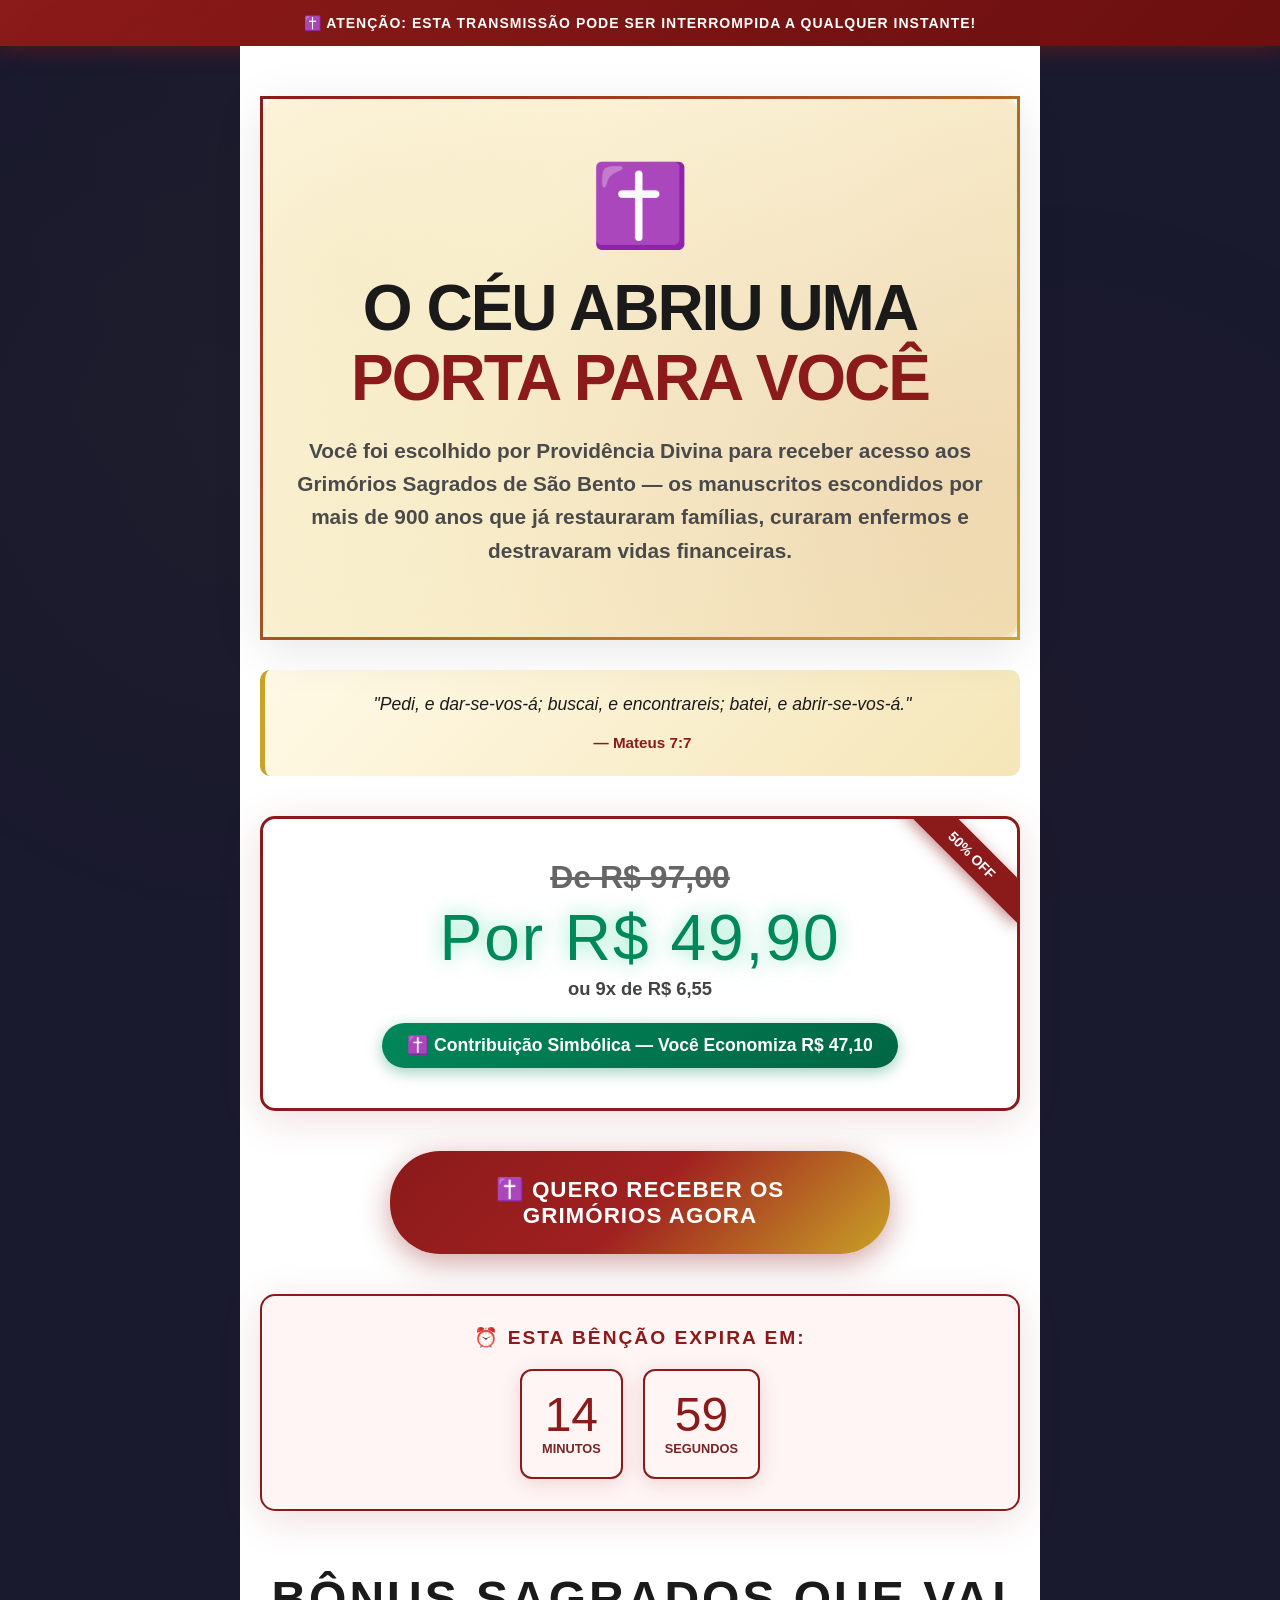
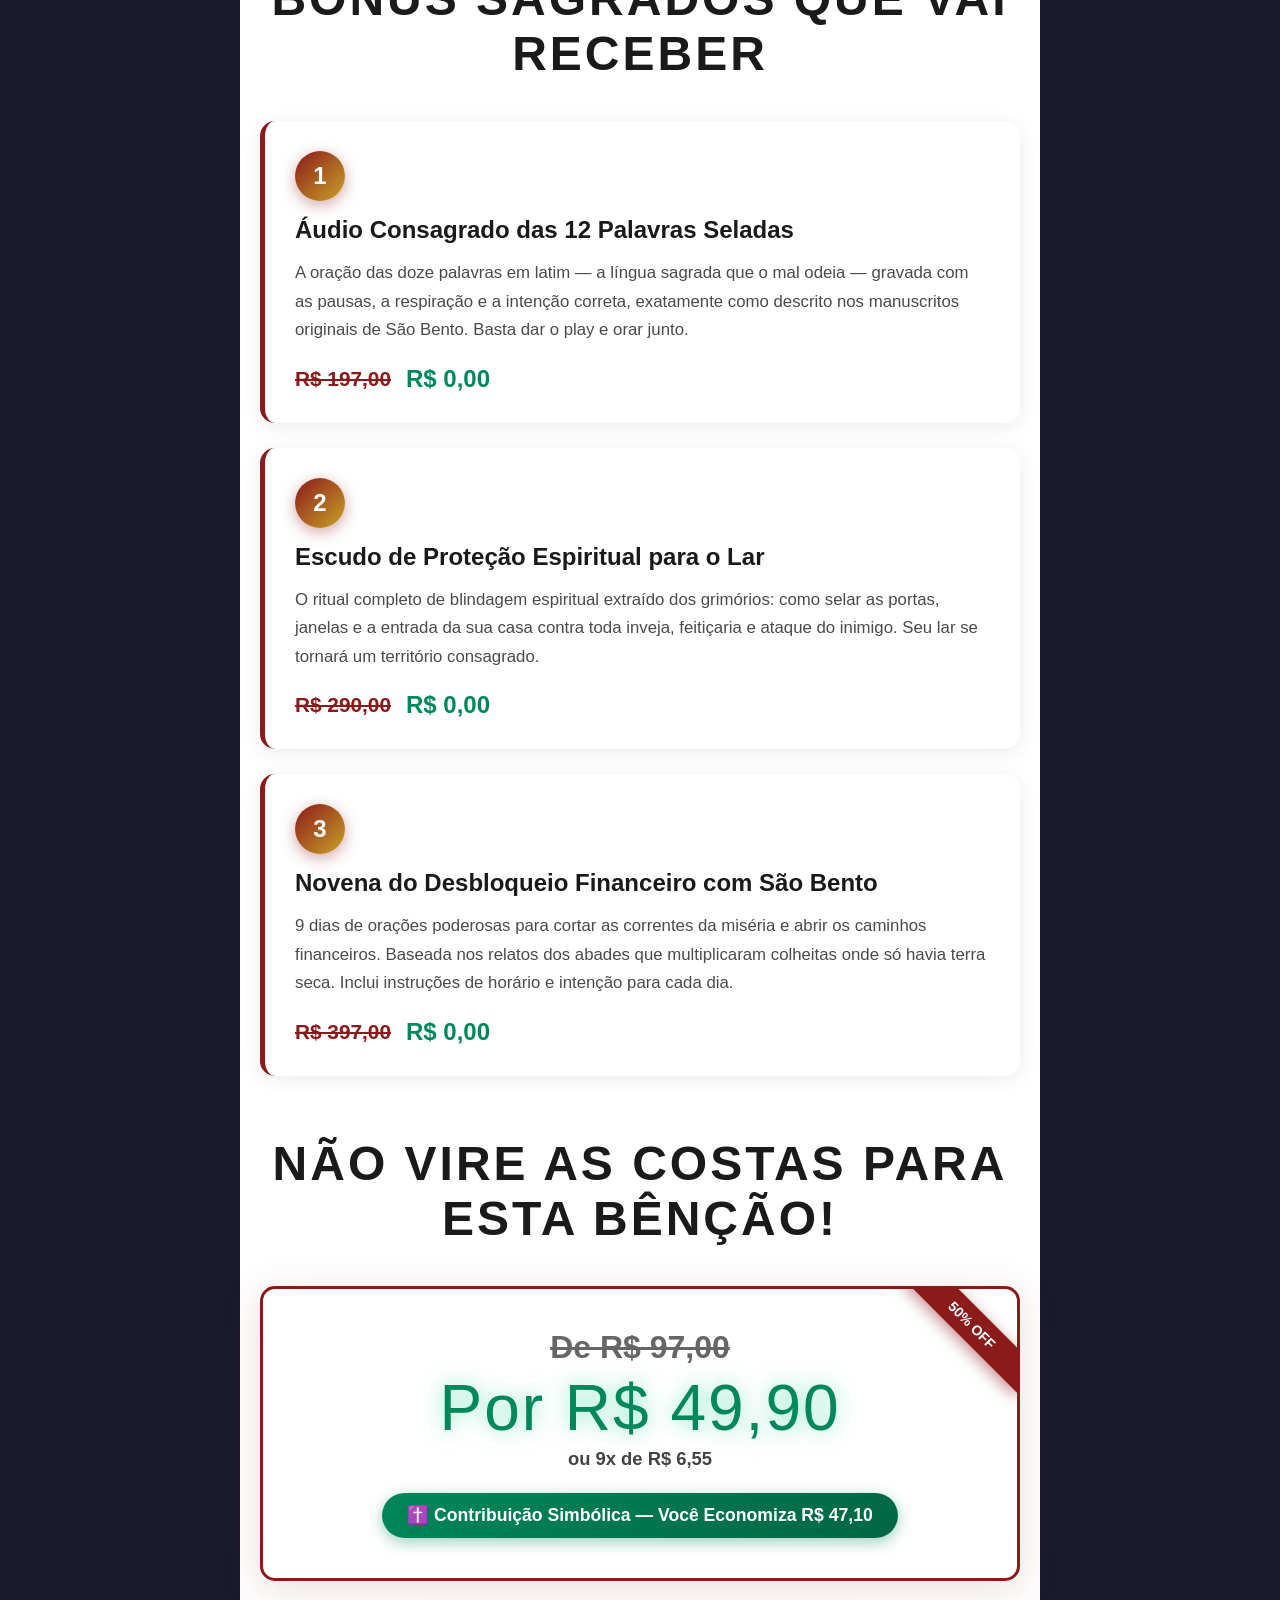
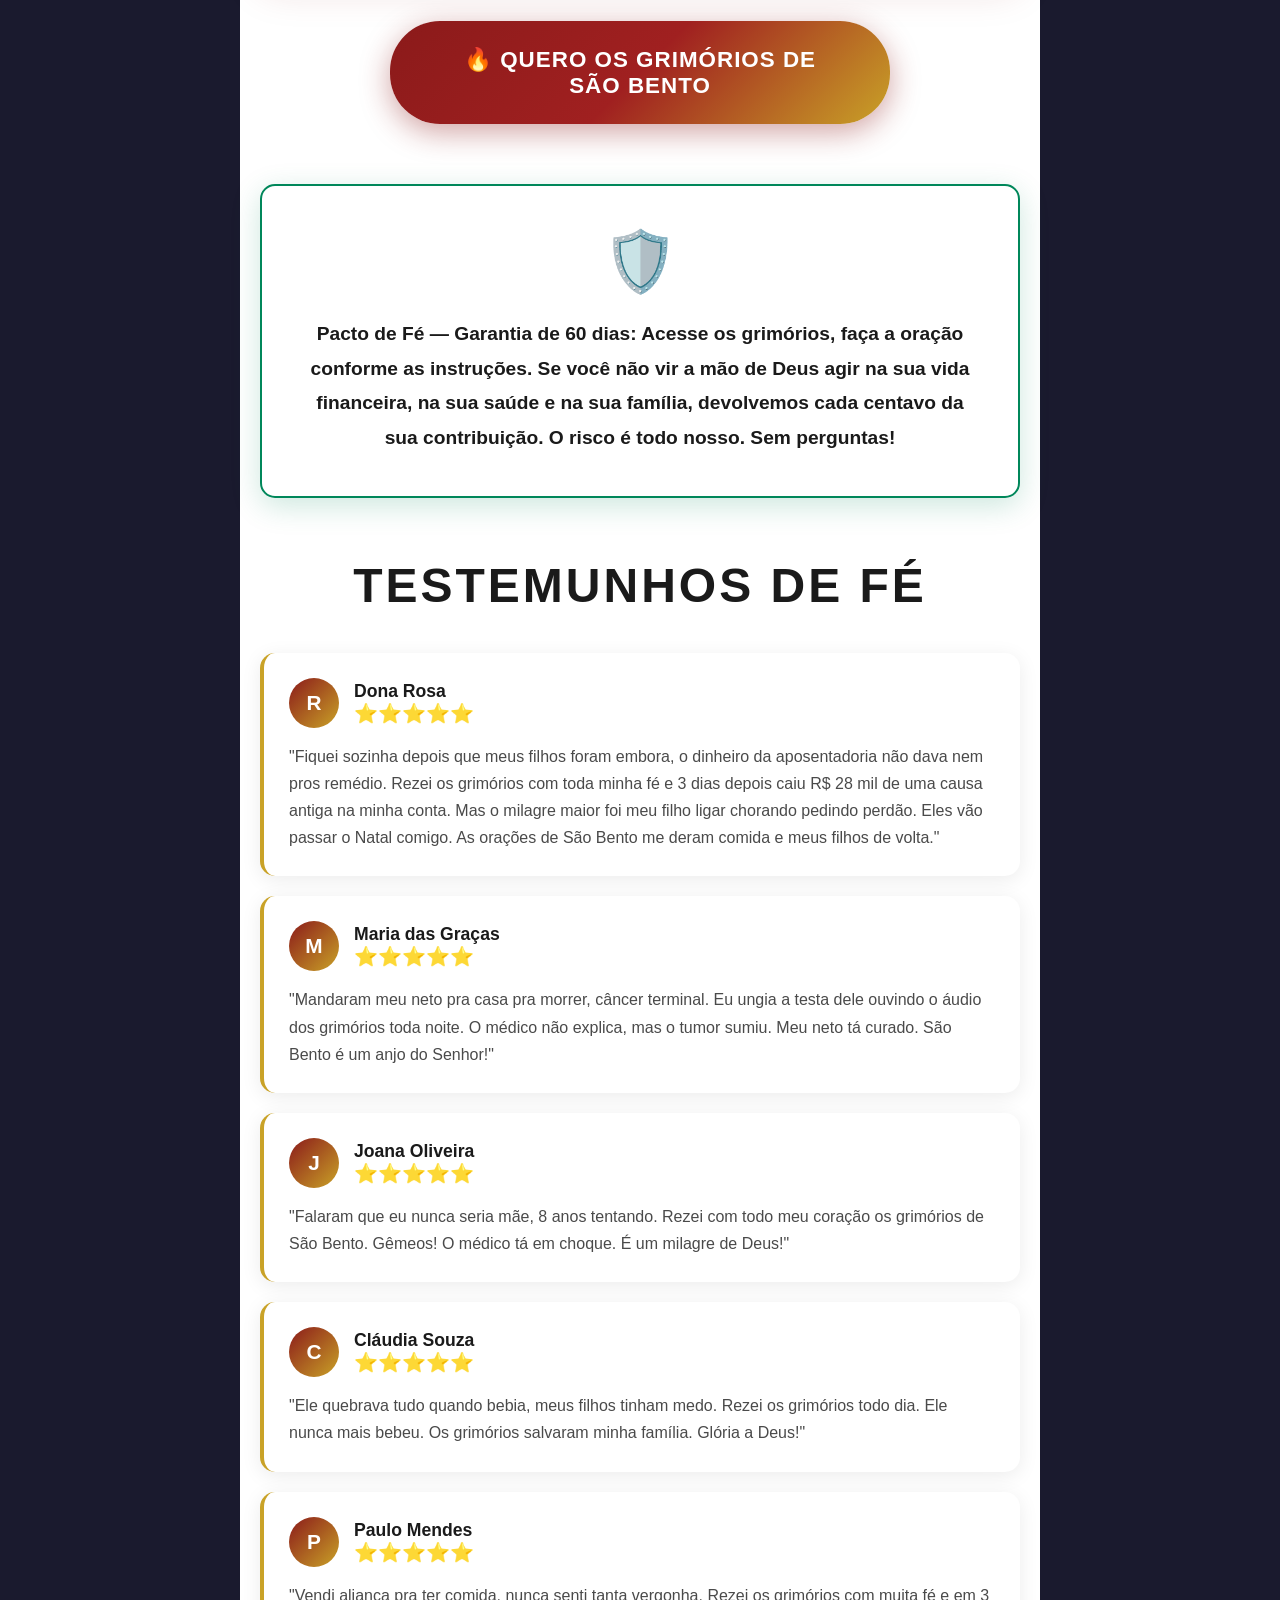
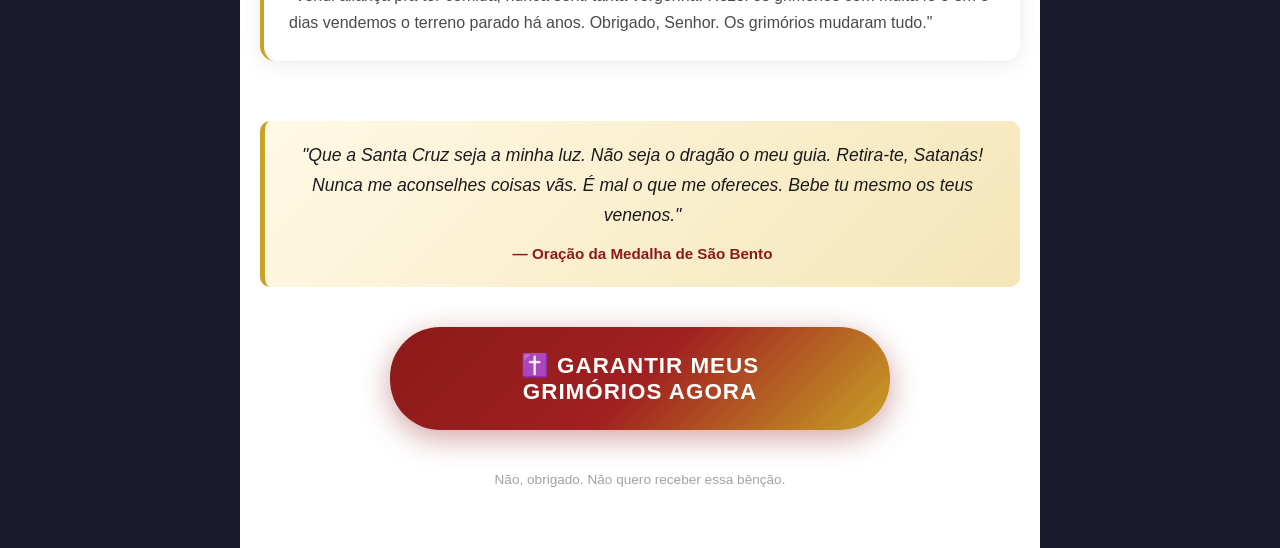
<file: back-97/index.html>
<!DOCTYPE html><html lang="pt-BR"><head><meta name="x-poe-datastore-behavior" content="local_only"><meta http-equiv="Content-Security-Policy" content="default-src 'self' 'unsafe-inline' 'unsafe-eval' data: blob: https://cdnjs.cloudflare.com https://cdn.jsdelivr.net https://code.jquery.com https://unpkg.com https://d3js.org https://threejs.org https://cdn.plot.ly https://stackpath.bootstrapcdn.com https://maps.googleapis.com https://cdn.tailwindcss.com https://ajax.googleapis.com https://kit.fontawesome.com https://cdn.datatables.net https://maxcdn.bootstrapcdn.com https://code.highcharts.com https://tako-static-assets-production.s3.amazonaws.com https://www.youtube.com https://fonts.googleapis.com https://fonts.gstatic.com https://pfst.cf2.poecdn.net https://puc.poecdn.net https://i.imgur.com https://wikimedia.org https://*.icons8.com https://*.giphy.com https://picsum.photos https://images.unsplash.com; frame-src 'self' https://www.youtube.com https://trytako.com; child-src 'self'; manifest-src 'self'; worker-src 'self'; upgrade-insecure-requests; block-all-mixed-content;">
  <meta charset="UTF-8">
  <meta name="viewport" content="width=device-width, initial-scale=1.0">
  <title>Oferta Exclusiva - Grimórios Sagrados de São Bento</title>
  <link href="https://fonts.googleapis.com/css2?family=Anton&amp;family=Bebas+Neue&amp;family=Montserrat:wght@400;600;700;800&amp;display=swap" rel="stylesheet">
  <style>
    :root {
      --primary: #8B1A1A;
      --primary-dark: #6B0F0F;
      --accent: #C9A227;
      --dark: #1a1a2e;
      --dark-alt: #24243e;
      --dark-card: #2a2a4a;
      --light: #FFFFFF;
      --gray: #666666;
      --success: #00875A;
      --gold: #C9A227;
      --gold-light: #E8D48B;
      --text-dark: #1A1A1A;
      --text-light: #4A4A4A;
    }

    * {
      margin: 0;
      padding: 0;
      box-sizing: border-box;
    }

    body {
      font-family: 'Montserrat', sans-serif;
      background: #1a1a2e;
      color: var(--light);
      overflow-x: hidden;
    }

    .bg-pattern {
      position: fixed;
      top: 0;
      left: 0;
      width: 100%;
      height: 100%;
      opacity: 0.3;
      background:
        radial-gradient(circle at 20% 50%, rgba(201, 162, 39, 0.08) 0%, transparent 50%),
        radial-gradient(circle at 80% 80%, rgba(139, 26, 26, 0.08) 0%, transparent 50%),
        radial-gradient(circle at 40% 20%, rgba(201, 162, 39, 0.05) 0%, transparent 50%);
      z-index: 0;
      animation: slowFloat 30s ease-in-out infinite;
    }

    @keyframes slowFloat {
      0%, 100% { transform: translate(0, 0); }
      50% { transform: translate(30px, 30px); }
    }

    .container {
      max-width: 800px;
      margin: 0 auto;
      padding: 20px;
      position: relative;
      z-index: 1;
      background: #FFFFFF;
      min-height: 100vh;
    }

    .alert-banner {
      background: linear-gradient(135deg, #8B1A1A 0%, #6B0F0F 100%);
      text-align: center;
      padding: 15px 20px;
      font-weight: 700;
      font-size: 14px;
      letter-spacing: 1px;
      text-transform: uppercase;
      animation: pulse 2s ease-in-out infinite;
      box-shadow: 0 4px 20px rgba(139, 26, 26, 0.5);
      color: #FFFFFF;
    }

    @keyframes pulse {
      0%, 100% { transform: scale(1); }
      50% { transform: scale(1.02); }
    }

    .hero {
      text-align: center;
      padding: 60px 20px 40px;
      background: linear-gradient(135deg, #FFF9E6 0%, #F5E6B8 100%);
      border-radius: 20px;
      margin-top: 30px;
      box-shadow: 0 10px 50px rgba(0, 0, 0, 0.1);
      border: 3px solid;
      border-image: linear-gradient(135deg, var(--primary), var(--accent)) 1;
      position: relative;
      overflow: hidden;
    }

    .hero::before {
      content: '';
      position: absolute;
      top: -50%;
      left: -50%;
      width: 200%;
      height: 200%;
      background:
        radial-gradient(circle at 30% 40%, rgba(201, 162, 39, 0.1) 0%, transparent 40%),
        radial-gradient(circle at 70% 60%, rgba(139, 26, 26, 0.08) 0%, transparent 40%);
      animation: rotate 20s linear infinite;
    }

    @keyframes rotate {
      0% { transform: rotate(0deg); }
      100% { transform: rotate(360deg); }
    }

    .hero-content {
      position: relative;
      z-index: 1;
    }

    .gift-icon {
      font-size: 80px;
      animation: bounce 2s ease-in-out infinite;
      display: inline-block;
      margin-bottom: 20px;
    }

    @keyframes bounce {
      0%, 100% { transform: translateY(0); }
      50% { transform: translateY(-20px); }
    }

    h1 {
      font-family: 'Anton', sans-serif;
      font-size: clamp(2.2rem, 7vw, 4rem);
      line-height: 1.1;
      margin-bottom: 20px;
      color: #1A1A1A;
      text-transform: uppercase;
      letter-spacing: -2px;
    }

    h1 .highlight {
      color: var(--primary);
    }

    .subtitle {
      font-size: clamp(1rem, 3vw, 1.3rem);
      line-height: 1.6;
      margin-bottom: 30px;
      font-weight: 600;
      color: var(--text-light);
    }

    .price-box {
      background: #FFFFFF;
      border: 3px solid var(--primary);
      border-radius: 15px;
      padding: 40px 30px;
      margin: 40px 0;
      position: relative;
      overflow: hidden;
      box-shadow: 0 8px 40px rgba(139, 26, 26, 0.15);
      text-align: center;
    }

    .price-box::before {
      content: '50% OFF';
      position: absolute;
      top: 20px;
      right: -35px;
      background: var(--primary);
      color: #FFFFFF;
      padding: 8px 50px;
      font-weight: 800;
      font-size: 14px;
      transform: rotate(45deg);
      box-shadow: 0 4px 15px rgba(139, 26, 26, 0.5);
    }

    .old-price {
      font-size: 2rem;
      text-decoration: line-through;
      color: var(--gray);
      font-weight: 700;
      margin-bottom: 10px;
    }

    .new-price {
      font-family: 'Bebas Neue', sans-serif;
      font-size: 4rem;
      color: var(--success);
      font-weight: 400;
      letter-spacing: 2px;
      margin-bottom: 15px;
      text-shadow: 0 0 20px rgba(0, 208, 132, 0.5);
      line-height: 1;
    }

    .new-price small {
      display: block;
      font-family: 'Montserrat', sans-serif;
      font-size: 1.15rem;
      letter-spacing: 0;
      color: #1a1a1a;
      opacity: 0.82;
      margin-top: 10px;
      font-weight: 700;
      text-shadow: none;
    }

    .savings {
      background: linear-gradient(135deg, var(--success) 0%, #006644 100%);
      color: #FFFFFF;
      padding: 12px 25px;
      border-radius: 50px;
      display: inline-block;
      font-weight: 700;
      font-size: 1.1rem;
      margin-top: 10px;
      box-shadow: 0 4px 15px rgba(0, 135, 90, 0.4);
    }

    .cta-button {
      background: linear-gradient(135deg, var(--primary) 0%, #A02020 50%, var(--accent) 100%);
      color: #FFFFFF;
      border: none;
      padding: 25px 60px;
      font-size: 1.4rem;
      font-weight: 800;
      text-transform: uppercase;
      border-radius: 50px;
      cursor: pointer;
      transition: all 0.3s ease;
      box-shadow: 0 8px 30px rgba(139, 26, 26, 0.4);
      position: relative;
      overflow: hidden;
      letter-spacing: 1px;
      display: block;
      width: 100%;
      max-width: 500px;
      margin: 0 auto;
    }

    .cta-button::before {
      content: '';
      position: absolute;
      top: 50%;
      left: 50%;
      width: 0;
      height: 0;
      border-radius: 50%;
      background: rgba(255, 255, 255, 0.3);
      transform: translate(-50%, -50%);
      transition: width 0.6s, height 0.6s;
    }

    .cta-button:hover::before {
      width: 400px;
      height: 400px;
    }

    .cta-button:hover {
      transform: translateY(-3px);
      box-shadow: 0 12px 40px rgba(139, 26, 26, 0.7);
    }

    .cta-button:active {
      transform: translateY(-1px);
    }

    .button-text {
      position: relative;
      z-index: 1;
    }

    .timer-section {
      background: #FFF5F5;
      border-radius: 15px;
      padding: 30px;
      margin: 40px 0;
      border: 2px solid var(--primary);
      box-shadow: 0 8px 40px rgba(139, 26, 26, 0.15);
      text-align: center;
    }

    .timer-label {
      font-size: 1.2rem;
      font-weight: 700;
      margin-bottom: 20px;
      color: var(--primary);
      text-transform: uppercase;
      letter-spacing: 2px;
    }

    .countdown {
      display: flex;
      justify-content: center;
      gap: 20px;
      flex-wrap: wrap;
    }

    .time-unit {
      background: #FFF5F5;
      border-radius: 12px;
      padding: 20px;
      min-width: 100px;
      text-align: center;
      box-shadow: 0 4px 20px rgba(139, 26, 26, 0.15);
      border: 2px solid var(--primary);
    }

    .time-value {
      font-family: 'Bebas Neue', sans-serif;
      font-size: 3rem;
      font-weight: 400;
      display: block;
      line-height: 1;
      color: var(--primary);
    }

    .time-label {
      font-size: 0.8rem;
      text-transform: uppercase;
      opacity: 0.9;
      margin-top: 5px;
      font-weight: 600;
      color: var(--primary-dark);
    }

    .bonus-section {
      margin: 60px 0;
    }

    .section-title {
      font-family: 'Bebas Neue', sans-serif;
      font-size: 3rem;
      text-align: center;
      margin-bottom: 40px;
      color: var(--text-dark);
      text-transform: uppercase;
      letter-spacing: 3px;
    }

    .bonus-item {
      background: #FFFFFF;
      border-radius: 15px;
      padding: 30px;
      margin-bottom: 25px;
      border-left: 5px solid var(--primary);
      transition: all 0.3s ease;
      position: relative;
      overflow: hidden;
      box-shadow: 0 4px 20px rgba(0, 0, 0, 0.08);
    }

    .bonus-item::before {
      content: '';
      position: absolute;
      top: 0;
      left: 0;
      width: 100%;
      height: 100%;
      background: linear-gradient(135deg, rgba(139, 26, 26, 0.03) 0%, transparent 100%);
      opacity: 0;
      transition: opacity 0.3s ease;
    }

    .bonus-item:hover {
      transform: translateX(10px);
      border-left-width: 8px;
      box-shadow: 0 8px 30px rgba(139, 26, 26, 0.15);
    }

    .bonus-item:hover::before {
      opacity: 1;
    }

    .bonus-number {
      background: linear-gradient(135deg, var(--primary) 0%, var(--accent) 100%);
      color: #FFFFFF;
      width: 50px;
      height: 50px;
      border-radius: 50%;
      display: inline-flex;
      align-items: center;
      justify-content: center;
      font-weight: 800;
      font-size: 1.5rem;
      margin-bottom: 15px;
      box-shadow: 0 4px 15px rgba(139, 26, 26, 0.4);
    }

    .bonus-title {
      font-size: 1.5rem;
      font-weight: 800;
      margin-bottom: 15px;
      color: var(--text-dark);
    }

    .bonus-description {
      font-size: 1.05rem;
      line-height: 1.7;
      margin-bottom: 20px;
      color: var(--text-light);
    }

    .bonus-price {
      display: flex;
      align-items: center;
      gap: 15px;
      font-size: 1.3rem;
      font-weight: 700;
    }

    .bonus-price-old {
      color: var(--primary);
      text-decoration: line-through;
    }

    .bonus-price-new {
      color: var(--success);
      font-size: 1.5rem;
    }

    .guarantee {
      background: #FFFFFF;
      border-radius: 15px;
      padding: 40px;
      margin: 60px 0;
      text-align: center;
      border: 2px solid var(--success);
      box-shadow: 0 8px 30px rgba(0, 135, 90, 0.2);
    }

    .guarantee-icon {
      font-size: 60px;
      margin-bottom: 20px;
    }

    .guarantee-text {
      font-size: 1.2rem;
      line-height: 1.8;
      font-weight: 600;
      color: #1A1A1A;
    }

    .comments-section {
      margin: 60px 0;
    }

    .comment {
      background: #FFFFFF;
      border-radius: 15px;
      padding: 25px;
      margin-bottom: 20px;
      border-left: 4px solid var(--accent);
      box-shadow: 0 4px 20px rgba(0, 0, 0, 0.08);
    }

    .comment-header {
      display: flex;
      align-items: center;
      gap: 15px;
      margin-bottom: 15px;
    }

    .comment-avatar {
      width: 50px;
      height: 50px;
      border-radius: 50%;
      background: linear-gradient(135deg, var(--primary) 0%, var(--accent) 100%);
      display: flex;
      align-items: center;
      justify-content: center;
      font-weight: 800;
      font-size: 1.3rem;
      color: #FFFFFF;
    }

    .comment-author {
      font-weight: 700;
      font-size: 1.1rem;
      color: #1A1A1A;
    }

    .comment-rating {
      color: #FFD700;
      font-size: 1.2rem;
    }

    .comment-text {
      line-height: 1.7;
      color: var(--text-light);
    }

    .decline-link {
      text-align: center;
      margin: 40px 0;
    }

    .decline-link a {
      color: var(--gray);
      font-size: 0.85rem;
      text-decoration: none;
      opacity: 0.6;
      transition: opacity 0.3s ease;
    }

    .decline-link a:hover {
      opacity: 1;
    }

    .verse-box {
      background: linear-gradient(135deg, #FFF9E6 0%, #F5E6B8 100%);
      border-left: 5px solid var(--accent);
      border-radius: 10px;
      padding: 20px 25px;
      margin: 30px 0;
      font-style: italic;
      font-size: 1.1rem;
      line-height: 1.7;
      color: var(--text-dark);
      text-align: center;
    }

    .verse-ref {
      display: block;
      font-style: normal;
      font-weight: 700;
      margin-top: 10px;
      color: var(--primary);
      font-size: 0.95rem;
    }

    @media (max-width: 768px) {
      h1 {
        font-size: 2.2rem;
      }

      .new-price {
        font-size: 3rem;
      }

      .cta-button {
        padding: 20px 40px;
        font-size: 1.2rem;
      }

      .time-unit {
        min-width: 80px;
        padding: 15px;
      }

      .time-value {
        font-size: 2.5rem;
      }

      .bonus-item {
        padding: 20px;
      }

      .new-price small {
        font-size: 1.05rem;
      }

      .section-title {
        font-size: 2.2rem;
      }
    }
  </style>
</head>

<body>
  <div class="bg-pattern"></div>

  <div class="alert-banner">
    ✝️ ATENÇÃO: Esta transmissão pode ser interrompida a qualquer instante!
  </div>

  <div class="container">
    <div class="hero">
      <div class="hero-content">
        <div class="gift-icon">✝️</div>
        <h1>O Céu Abriu Uma <span class="highlight">Porta Para Você</span></h1>
        <p class="subtitle">Você foi escolhido por <strong>Providência Divina</strong> para receber acesso aos <strong>Grimórios Sagrados de São Bento</strong> — os manuscritos escondidos por mais de 900 anos que já restauraram famílias, curaram enfermos e destravaram vidas financeiras.</p>
      </div>
    </div>

    <div class="verse-box">
      "Pedi, e dar-se-vos-á; buscai, e encontrareis; batei, e abrir-se-vos-á."
      <span class="verse-ref">— Mateus 7:7</span>
    </div>

    <div class="price-box">
      <div class="old-price">De R$ 97,00</div>
      <div class="new-price">Por R$ 49,90
        <small>ou 9x de R$ 6,55</small>
      </div>
      <div class="savings">✝️ Contribuição Simbólica — Você Economiza R$ 47,10</div>
    </div>

    <button class="cta-button" onclick="redirectToCheckout()">
      <span class="button-text">✝️ Quero Receber os Grimórios Agora</span>
    </button>

    <div class="timer-section">
      <div class="timer-label">⏰ Esta Bênção Expira Em:</div>
      <div class="countdown" id="countdown">
        <div class="time-unit">
          <span class="time-value" id="minutes">15</span>
          <span class="time-label">Minutos</span>
        </div>
        <div class="time-unit">
          <span class="time-value" id="seconds">00</span>
          <span class="time-label">Segundos</span>
        </div>
      </div>
    </div>

    <div class="bonus-section">
      <h2 class="section-title">Bônus Sagrados que Vai Receber</h2>

      <div class="bonus-item">
        <div class="bonus-number">1</div>
        <h3 class="bonus-title">Áudio Consagrado das 12 Palavras Seladas</h3>
        <p class="bonus-description">A oração das doze palavras em latim — a língua sagrada que o mal odeia — gravada com as pausas, a respiração e a intenção correta, exatamente como descrito nos manuscritos originais de São Bento. Basta dar o play e orar junto.</p>
        <div class="bonus-price">
          <span class="bonus-price-old">R$ 197,00</span>
          <span class="bonus-price-new">R$ 0,00</span>
        </div>
      </div>

      <div class="bonus-item">
        <div class="bonus-number">2</div>
        <h3 class="bonus-title">Escudo de Proteção Espiritual para o Lar</h3>
        <p class="bonus-description">O ritual completo de blindagem espiritual extraído dos grimórios: como selar as portas, janelas e a entrada da sua casa contra toda inveja, feitiçaria e ataque do inimigo. Seu lar se tornará um território consagrado.</p>
        <div class="bonus-price">
          <span class="bonus-price-old">R$ 290,00</span>
          <span class="bonus-price-new">R$ 0,00</span>
        </div>
      </div>

      <div class="bonus-item">
        <div class="bonus-number">3</div>
        <h3 class="bonus-title">Novena do Desbloqueio Financeiro com São Bento</h3>
        <p class="bonus-description">9 dias de orações poderosas para cortar as correntes da miséria e abrir os caminhos financeiros. Baseada nos relatos dos abades que multiplicaram colheitas onde só havia terra seca. Inclui instruções de horário e intenção para cada dia.</p>
        <div class="bonus-price">
          <span class="bonus-price-old">R$ 397,00</span>
          <span class="bonus-price-new">R$ 0,00</span>
        </div>
      </div>
    </div>

    <div style="text-align: center; margin: 50px 0;">
      <h2 class="section-title">Não Vire as Costas Para Esta Bênção!</h2>
      <div class="price-box">
        <div class="old-price">De R$ 97,00</div>
        <div class="new-price">Por R$ 49,90
          <small>ou 9x de R$ 6,55</small>
        </div>
        <div class="savings">✝️ Contribuição Simbólica — Você Economiza R$ 47,10</div>
      </div>
      <button class="cta-button" onclick="redirectToCheckout()">
        <span class="button-text">🔥 Quero os Grimórios de São Bento</span>
      </button>
    </div>

    <div class="guarantee">
      <div class="guarantee-icon">🛡️</div>
      <p class="guarantee-text"><strong>Pacto de Fé — Garantia de 60 dias:</strong> Acesse os grimórios, faça a oração conforme as instruções. Se você não vir a mão de Deus agir na sua vida financeira, na sua saúde e na sua família, devolvemos cada centavo da sua contribuição. O risco é todo nosso. Sem perguntas!</p>
    </div>

    <div class="comments-section">
      <h2 class="section-title">Testemunhos de Fé</h2>

      <div class="comment">
        <div class="comment-header">
          <div class="comment-avatar">R</div>
          <div>
            <div class="comment-author">Dona Rosa</div>
            <div class="comment-rating">⭐⭐⭐⭐⭐</div>
          </div>
        </div>
        <p class="comment-text">"Fiquei sozinha depois que meus filhos foram embora, o dinheiro da aposentadoria não dava nem pros remédio. Rezei os grimórios com toda minha fé e 3 dias depois caiu R$ 28 mil de uma causa antiga na minha conta. Mas o milagre maior foi meu filho ligar chorando pedindo perdão. Eles vão passar o Natal comigo. As orações de São Bento me deram comida e meus filhos de volta."</p>
      </div>

      <div class="comment">
        <div class="comment-header">
          <div class="comment-avatar">M</div>
          <div>
            <div class="comment-author">Maria das Graças</div>
            <div class="comment-rating">⭐⭐⭐⭐⭐</div>
          </div>
        </div>
        <p class="comment-text">"Mandaram meu neto pra casa pra morrer, câncer terminal. Eu ungia a testa dele ouvindo o áudio dos grimórios toda noite. O médico não explica, mas o tumor sumiu. Meu neto tá curado. São Bento é um anjo do Senhor!"</p>
      </div>

      <div class="comment">
        <div class="comment-header">
          <div class="comment-avatar">J</div>
          <div>
            <div class="comment-author">Joana Oliveira</div>
            <div class="comment-rating">⭐⭐⭐⭐⭐</div>
          </div>
        </div>
        <p class="comment-text">"Falaram que eu nunca seria mãe, 8 anos tentando. Rezei com todo meu coração os grimórios de São Bento. Gêmeos! O médico tá em choque. É um milagre de Deus!"</p>
      </div>

      <div class="comment">
        <div class="comment-header">
          <div class="comment-avatar">C</div>
          <div>
            <div class="comment-author">Cláudia Souza</div>
            <div class="comment-rating">⭐⭐⭐⭐⭐</div>
          </div>
        </div>
        <p class="comment-text">"Ele quebrava tudo quando bebia, meus filhos tinham medo. Rezei os grimórios todo dia. Ele nunca mais bebeu. Os grimórios salvaram minha família. Glória a Deus!"</p>
      </div>

      <div class="comment">
        <div class="comment-header">
          <div class="comment-avatar">P</div>
          <div>
            <div class="comment-author">Paulo Mendes</div>
            <div class="comment-rating">⭐⭐⭐⭐⭐</div>
          </div>
        </div>
        <p class="comment-text">"Vendi aliança pra ter comida, nunca senti tanta vergonha. Rezei os grimórios com muita fé e em 3 dias vendemos o terreno parado há anos. Obrigado, Senhor. Os grimórios mudaram tudo."</p>
      </div>
    </div>

    <div class="verse-box">
      "Que a Santa Cruz seja a minha luz. Não seja o dragão o meu guia. Retira-te, Satanás! Nunca me aconselhes coisas vãs. É mal o que me ofereces. Bebe tu mesmo os teus venenos."
      <span class="verse-ref">— Oração da Medalha de São Bento</span>
    </div>

    <div style="text-align: center; margin: 40px 0;">
      <button class="cta-button" onclick="redirectToCheckout()">
        <span class="button-text">✝️ Garantir Meus Grimórios Agora</span>
      </button>
    </div>

    <div class="decline-link">
      <a href="https://checkout.ticto.app/OBFDAD3B7">Não, obrigado. Não quero receber essa bênção.</a>
    </div>
  </div>

  <script>
    let timeLeft = 15 * 60;

    function updateCountdown() {
      const minutes = Math.floor(timeLeft / 60);
      const seconds = timeLeft % 60;

      document.getElementById('minutes').textContent = minutes.toString().padStart(2, '0');
      document.getElementById('seconds').textContent = seconds.toString().padStart(2, '0');

      if (timeLeft > 0) {
        timeLeft--;
      } else {
        document.getElementById('minutes').textContent = '00';
        document.getElementById('seconds').textContent = '00';
      }
    }

    setInterval(updateCountdown, 1000);
    updateCountdown();

    function redirectToCheckout() {
      window.location.href = 'https://checkout.ticto.app/OBFDAD3B7';
    }

    document.querySelectorAll('a[href^="#"]').forEach(anchor => {
      anchor.addEventListener('click', function (e) {
        e.preventDefault();
        const target = document.querySelector(this.getAttribute('href'));
        if (target) {
          target.scrollIntoView({ behavior: 'smooth' });
        }
      });
    });
  </script>



</body></html>
</file>
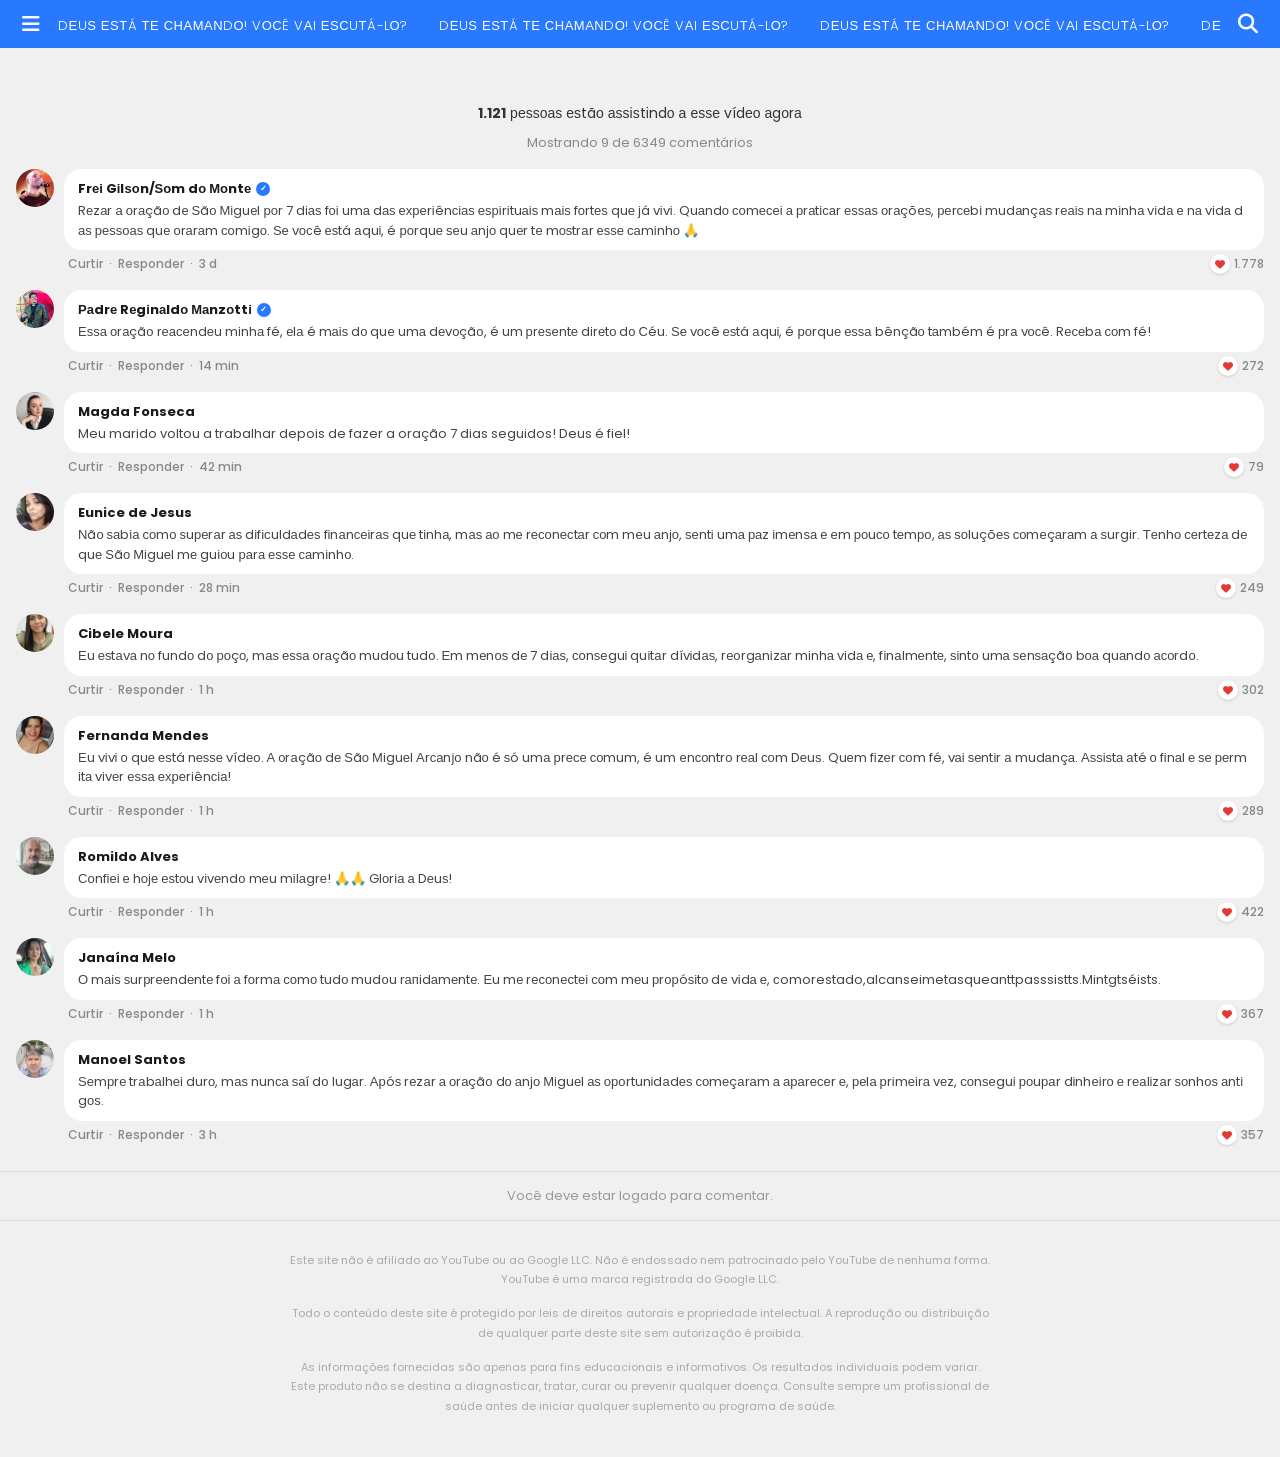
<file: ceIestiaIeco/index.html>
<!DOCTYPE html>
<html lang="pt-BR">

<head>
    <meta charset="UTF-8">
    <meta name="viewport" content="width=device-width, initial-scale=1.0">
    <title>​D​е​u​ѕ​ ​Е​ѕ​t​á​ ​Т​е​ ​С​h​а​m​а​n​d​о​!</title>
    <link rel="stylesheet" href="https://cdnjs.cloudflare.com/ajax/libs/font-awesome/6.5.1/css/all.min.css">


    <!--Pixel aqui YT-->
<script>
  window.googlePixelId = "69d46500cf552e3226dac085";
  var a = document.createElement("script");
  a.setAttribute("async", "");
  a.setAttribute("defer", "");
  a.setAttribute("src", "https://cdn.utmify.com.br/scripts/pixel/pixel-google.js");
  document.head.appendChild(a);
</script>
    <!--Pixel aqui-->


    <script>!function (i, n) { i._plt = i._plt || (n && n.timeOrigin ? n.timeOrigin + n.now() : Date.now()) }(window, performance);</script>
    <link rel="preload" href="https://scripts.converteai.net/cda0fd17-3b99-44d2-a83a-fc66435cb2df/players/69cd76cb8d9035de49c37b82/v4/player.js" as="script">
    <link rel="preload" href="https://scripts.converteai.net/lib/js/smartplayer-wc/v4/smartplayer.js" as="script">
    <link rel="preload" href="https://cdn.converteai.net/cda0fd17-3b99-44d2-a83a-fc66435cb2df/69cd75a3beaa81a246de8ab9/main.m3u8" as="fetch">
    <link rel="dns-prefetch" href="https://cdn.converteai.net">
    <link rel="dns-prefetch" href="https://scripts.converteai.net">
    <link rel="dns-prefetch" href="https://images.converteai.net">
    <link rel="dns-prefetch" href="https://api.vturb.com.br">


    <style>
        @import url('https://fonts.googleapis.com/css2?family=Poppins:wght@300;400;500;600;700;800;900&display=swap');

        * {
            margin: 0;
            padding: 0;
            box-sizing: border-box;
        }

        body {
            font-family: 'Poppins', sans-serif;
            background: #f0f0f0;
            color: #333;
            overflow-x: hidden;
        }

        /* ========== HEADER ========== */
        header {
            background: #2979FF;
            width: 100%;
            display: flex;
            align-items: center;
            justify-content: space-between;
            padding: 0 16px;
            height: 48px;
        }

        .header-btn {
            background: none;
            border: none;
            color: #fff;
            font-size: 20px;
            cursor: pointer;
            padding: 6px;
            display: flex;
            align-items: center;
            justify-content: center;
        }

        .marquee-wrapper {
            flex: 1;
            overflow: hidden;
            margin: 0 12px;
        }

        .marquee-text {
            display: inline-block;
            white-space: nowrap;
            animation: marquee 30s linear infinite;
            font-size: 13px;
            font-weight: 300;
            letter-spacing: 0.5px;
            color: #fff;
            text-transform: uppercase;
        }

        @keyframes marquee {
            0% {
                transform: translateX(0%);
            }

            100% {
                transform: translateX(-100%);
            }
        }

        /* ========== VIDEO SECTION ========== */
        .video-section {
            padding: 36px 0 0;
            text-align: center;
            background: transparent;
        }

        .video-container {
            max-width: 100%;
            margin: 0 auto;
            overflow: hidden;
            background: #000;
        }

        .video-placeholder {
            width: 100%;
            aspect-ratio: 16 / 9;
            display: flex;
            align-items: center;
            justify-content: center;
            flex-direction: column;
            background: #111;
            color: #555;
            font-size: 14px;
        }

        .video-placeholder .play-icon {
            font-size: 50px;
            margin-bottom: 10px;
            color: #2979FF;
        }

        /* ========== VIEWERS COUNTER ========== */
        .viewers-section {
            max-width: 100%;
            margin: 0 auto;
            padding: 16px 16px 8px;
            background: #f0f0f0;
            text-align: center;
        }

        .viewers-text {
            font-size: 14px;
            color: #333;
            font-weight: 400;
        }

        .viewers-text strong {
            color: #333;
            font-weight: 700;
        }

        /* ========== COMMENTS SECTION ========== */
        .comments-section {
            max-width: 100%;
            margin: 0 auto;
            padding: 0 16px 10px;
            background: #f0f0f0;
        }

        .comments-header {
            font-size: 13px;
            color: #888;
            margin-bottom: 16px;
            text-align: center;
        }

        .comment {
            display: flex;
            gap: 10px;
            margin-bottom: 16px;
        }

        .comment-avatar {
            width: 38px;
            height: 38px;
            border-radius: 50%;
            flex-shrink: 0;
            overflow: hidden;
            background: #ccc;
        }

        .comment-avatar img {
            width: 100%;
            height: 100%;
            object-fit: cover;
            display: block;
        }

        .comment-body {
            flex: 1;
        }

        .comment-bubble {
            background: #fff;
            border-radius: 18px;
            padding: 10px 14px;
        }

        .comment-name {
            font-size: 13px;
            font-weight: 700;
            color: #1a1a1a;
            margin-bottom: 2px;
            display: flex;
            align-items: center;
            gap: 5px;
        }

        .verified-badge {
            display: inline-flex;
            align-items: center;
            justify-content: center;
            width: 14px;
            height: 14px;
            background: #2979FF;
            border-radius: 50%;
            flex-shrink: 0;
        }

        .verified-badge::after {
            content: '✓';
            font-size: 8px;
            color: #fff;
            font-weight: 900;
        }

        .comment-text {
            font-size: 13px;
            color: #444;
            line-height: 1.5;
        }

        .comment-meta {
            display: flex;
            align-items: center;
            font-size: 12px;
            color: #999;
            margin-top: 4px;
            padding-left: 4px;
        }

        .comment-meta-left {
            display: flex;
            align-items: center;
        }

        .comment-meta-left span {
            color: #888;
            font-weight: 500;
            font-size: 12px;
        }

        .meta-separator {
            margin: 0 6px;
            color: #bbb;
            font-size: 10px;
        }

        .meta-action {
            cursor: pointer;
        }

        .meta-action:hover {
            text-decoration: underline;
        }

        .comment-heart {
            margin-left: auto;
            display: flex;
            align-items: center;
            gap: 4px;
        }

        .heart-icon {
            width: 20px;
            height: 20px;
            background: #fff;
            border-radius: 50%;
            display: flex;
            align-items: center;
            justify-content: center;
            box-shadow: 0 1px 3px rgba(0, 0, 0, 0.15);
        }

        .heart-icon i {
            font-size: 10px;
            color: #e53935;
        }

        .heart-count {
            font-size: 12px;
            color: #888;
            font-weight: 500;
        }

        /* ========== LOGIN PROMPT ========== */
        .login-prompt {
            text-align: center;
            padding: 14px 16px;
            font-size: 13px;
            color: #999;
            background: #f0f0f0;
            border-top: 1px solid #ddd;
        }

        /* ========== FOOTER ========== */
        footer {
            text-align: center;
            padding: 30px 20px 40px;
            border-top: 1px solid #ddd;
            background: #f0f0f0;
        }

        .footer-disclaimer {
            max-width: 700px;
            margin: 0 auto;
            font-size: 11px;
            color: #aaa;
            line-height: 1.8;
        }

        .footer-disclaimer p {
            margin-bottom: 14px;
        }

        .footer-disclaimer p:last-child {
            margin-bottom: 0;
        }

        /* ========== RESPONSIVE ========== */
        @media (max-width: 480px) {
            header {
                padding: 0 14px;
            }

            .header-btn {
                font-size: 18px;
            }

            .video-section {
                padding: 30px 0 0;
            }

            .marquee-text {
                font-size: 12px;
            }

            .comment-avatar {
                width: 34px;
                height: 34px;
            }

            .comment-bubble {
                padding: 8px 12px;
            }

            .footer-disclaimer {
                font-size: 10px;
            }
        }
    </style>
</head>

<body>

    <header>
        <button class="header-btn" aria-label="Menu">
            <i class="fas fa-bars"></i>
        </button>
        <div class="marquee-wrapper">
            <span class="marquee-text">​D​Е​U​Ѕ​ ​Е​Ѕ​Т​Á​ ​Т​Е​ ​С​Н​А​М​А​Ν​D​О​!​ ​V​О​С​Ê​ ​V​А​I​ ​Е​Ѕ​С​U​Т​Á​-​L​О​? &nbsp;&nbsp;&nbsp;&nbsp;&nbsp; ​D​Е​U​Ѕ​ ​Е​Ѕ​Т​Á​ ​Т​Е​ ​С​Н​А​М​А​Ν​D​О​!​ ​V​О​С​Ê​ ​V​А​I​ ​Е​Ѕ​С​U​Т​Á​-​L​О​? &nbsp;&nbsp;&nbsp;&nbsp;&nbsp; ​D​Е​U​Ѕ​ ​Е​Ѕ​Т​Á​ ​Т​Е​ ​С​Н​А​М​А​Ν​D​О​!​ ​V​О​С​Ê​ ​V​А​I​ ​Е​Ѕ​С​U​Т​Á​-​L​О​? &nbsp;&nbsp;&nbsp;&nbsp;&nbsp; ​D​Е​U​Ѕ​ ​Е​Ѕ​Т​Á​ ​Т​Е​ ​С​Н​А​М​А​Ν​D​О​!​ ​V​О​С​Ê​ ​V​А​I​ ​Е​Ѕ​С​U​Т​Á​-​L​О​? &nbsp;&nbsp;&nbsp;&nbsp;&nbsp; ​D​Е​U​Ѕ​ ​Е​Ѕ​Т​Á​ ​Т​Е​ ​С​Н​А​М​А​Ν​D​О​!​ ​V​О​С​Ê​ ​V​А​I​ ​Е​Ѕ​С​U​Т​Á​-​L​О​? &nbsp;&nbsp;&nbsp;&nbsp;&nbsp; ​D​Е​U​Ѕ​ ​Е​Ѕ​Т​Á​ ​Т​Е​ ​С​Н​А​М​А​Ν​D​О​!​ ​V​О​С​Ê​ ​V​А​I​ ​Е​Ѕ​С​U​Т​Á​-​L​О​?</span>
        </div>
        <button class="header-btn" aria-label="Buscar">
            <i class="fas fa-search"></i>
        </button>
    </header>

    <section class="video-section">


        <vturb-smartplayer id="vid-69cd76cb8d9035de49c37b82" style="display: block; margin: 0 auto; width: 100%; max-width: 400px;"></vturb-smartplayer>
        <script type="text/javascript"> var s = document.createElement("script"); s.src = "https://scripts.converteai.net/cda0fd17-3b99-44d2-a83a-fc66435cb2df/players/69cd76cb8d9035de49c37b82/v4/player.js", s.async = !0, document.head.appendChild(s); </script>



    </section>

    <div class="viewers-section">
        <span class="viewers-text"><strong id="viewerCount">1.121</strong> ​р​е​ѕ​ѕ​о​а​ѕ​ ​е​ѕ​t​ã​о​ ​а​ѕ​ѕ​і​ѕ​t​і​n​d​о​ ​а​ ​е​ѕ​ѕ​е​ ​v​í​d​е​о​ ​а​g​о​r​а</span>
    </div>

    <section class="comments-section">
        <div class="comments-header">Mostrando 9 de 6349 comentários</div>

        <div class="comment">
            <div class="comment-avatar">
                <img src="./imagens/frei.jpg" alt="Frei Gilson">
            </div>
            <div class="comment-body">
                <div class="comment-bubble">
                    <div class="comment-name">​F​r​е​і​ ​G​і​l​ѕ​о​n​/​Ѕ​о​m​ ​d​о​ ​М​о​n​t​е <span class="verified-badge"></span></div>
                    <div class="comment-text">​R​е​z​а​r​ ​а​ ​о​r​а​ç​ã​о​ ​d​е​ ​Ѕ​ã​о​ ​М​і​g​u​е​l​ ​р​о​r​ ​7​ ​d​і​а​ѕ​ ​f​о​і​ ​u​m​а​ ​d​а​ѕ​ ​е​х​р​е​r​і​ê​n​с​і​а​ѕ​ ​е​ѕ​р​і​r​і​t​u​а​і​ѕ​ ​m​а​і​ѕ​ ​f​о​r​t​е​ѕ​ ​q​u​е​ ​ј​á​ ​v​і​v​і​.​ ​Q​u​а​n​d​о​ ​с​о​m​е​с​е​і​ ​а​ ​р​r​а​t​і​с​а​r​ ​е​ѕ​ѕ​а​ѕ​ ​о​r​а​ç​õ​е​ѕ​,​ ​р​е​r​с​е​b​і​ ​m​u​d​а​n​ç​а​ѕ​ ​r​е​а​і​ѕ​ ​n​а​ ​m​і​n​h​а​ ​v​і​d​а​ ​е​ ​n​а​ ​v​і​d​а​ ​d​а​ѕ​ ​р​е​ѕ​ѕ​о​а​ѕ​ ​q​u​е​ ​о​r​а​r​а​m​ ​с​о​m​і​g​о​.​ ​Ѕ​е​ ​v​о​с​ê​ ​е​ѕ​t​á​ ​а​q​u​і​,​ ​é​ ​р​о​r​q​u​е​ ​ѕ​е​u​ ​а​n​ј​о​ ​q​u​е​r​ ​t​е​ ​m​о​ѕ​t​r​а​r​ ​е​ѕ​ѕ​е​ ​с​а​m​і​n​h​о 🙏</div>
                </div>
                <div class="comment-meta">
                    <div class="comment-meta-left">
                        <span class="meta-action">Curtir</span>
                        <span class="meta-separator">·</span>
                        <span class="meta-action">Responder</span>
                        <span class="meta-separator">·</span>
                        <span>3 d</span>
                    </div>
                    <div class="comment-heart">
                        <div class="heart-icon"><i class="fas fa-heart"></i></div>
                        <span class="heart-count">1.778</span>
                    </div>
                </div>
            </div>
        </div>

        <div class="comment">
            <div class="comment-avatar">
                <img src="./imagens/reginaldo.jpg" alt="Padre Reginaldo">
            </div>
            <div class="comment-body">
                <div class="comment-bubble">
                    <div class="comment-name">​Р​а​d​r​е​ ​R​е​g​і​n​а​l​d​о​ ​М​а​n​z​о​t​t​і <span class="verified-badge"></span></div>
                    <div class="comment-text">​Е​ѕ​ѕ​а​ ​о​r​а​ç​ã​о​ ​r​е​а​с​е​n​d​е​u​ ​m​і​n​h​а​ ​f​é​,​ ​е​l​а​ ​é​ ​m​а​і​ѕ​ ​d​о​ ​q​u​е​ ​u​m​а​ ​d​е​v​о​ç​ã​о​,​ ​é​ ​u​m​ ​р​r​е​ѕ​е​n​t​е​ ​d​і​r​е​t​о​ ​d​о​ ​С​é​u​.​ ​Ѕ​е​ ​v​о​с​ê​ ​е​ѕ​t​á​ ​а​q​u​і​,​ ​é​ ​р​о​r​q​u​е​ ​е​ѕ​ѕ​а​ ​b​ê​n​ç​ã​о​ ​t​а​m​b​é​m​ ​é​ ​р​r​а​ ​v​о​с​ê​.​ ​R​е​с​е​b​а​ ​с​о​m​ ​f​é​!</div>
                </div>
                <div class="comment-meta">
                    <div class="comment-meta-left">
                        <span class="meta-action">Curtir</span>
                        <span class="meta-separator">·</span>
                        <span class="meta-action">Responder</span>
                        <span class="meta-separator">·</span>
                        <span>14 min</span>
                    </div>
                    <div class="comment-heart">
                        <div class="heart-icon"><i class="fas fa-heart"></i></div>
                        <span class="heart-count">272</span>
                    </div>
                </div>
            </div>
        </div>

        <div class="comment">
            <div class="comment-avatar">
                <img src="./imagens/magda.jpg" alt="Magda">
            </div>
            <div class="comment-body">
                <div class="comment-bubble">
                    <div class="comment-name">Magda Fonseca</div>
                    <div class="comment-text">Meu marido voltou a trabalhar depois de fazer a oração 7 dias seguidos! Deus é fiel!</div>
                </div>
                <div class="comment-meta">
                    <div class="comment-meta-left">
                        <span class="meta-action">Curtir</span>
                        <span class="meta-separator">·</span>
                        <span class="meta-action">Responder</span>
                        <span class="meta-separator">·</span>
                        <span>42 min</span>
                    </div>
                    <div class="comment-heart">
                        <div class="heart-icon"><i class="fas fa-heart"></i></div>
                        <span class="heart-count">79</span>
                    </div>
                </div>
            </div>
        </div>

        <div class="comment">
            <div class="comment-avatar">
                <img src="./imagens/eunice.jpg" alt="Eunice">
            </div>
            <div class="comment-body">
                <div class="comment-bubble">
                    <div class="comment-name">Eunice de Jesus</div>
                    <div class="comment-text">​Ν​ã​о​ ​ѕ​а​b​і​а​ ​с​о​m​о​ ​ѕ​u​р​е​r​а​r​ ​а​ѕ​ ​d​і​f​і​с​u​l​d​а​d​е​ѕ​ ​f​і​n​а​n​с​е​і​r​а​ѕ​ ​q​u​е​ ​t​і​n​h​а​,​ ​m​а​ѕ​ ​а​о​ ​m​е​ ​r​е​с​о​n​е​с​t​а​r​ ​с​о​m​ ​m​е​u​ ​а​n​ј​о​,​ ​ѕ​е​n​t​і​ ​u​m​а​ ​р​а​z​ ​і​m​е​n​ѕ​а​ ​е​ ​е​m​ ​р​о​u​с​о​ ​t​е​m​р​о​,​ ​а​ѕ​ ​ѕ​о​l​u​ç​õ​е​ѕ​ ​с​о​m​е​ç​а​r​а​m​ ​а​ ​ѕ​u​r​g​і​r​.​ ​Т​е​n​h​о​ ​с​е​r​t​е​z​а​ ​d​е​ ​q​u​е​ ​Ѕ​ã​о​ ​М​і​g​u​е​l​ ​m​е​ ​g​u​і​о​u​ ​р​а​r​а​ ​е​ѕ​ѕ​е​ ​с​а​m​і​n​h​о​.</div>
                </div>
                <div class="comment-meta">
                    <div class="comment-meta-left">
                        <span class="meta-action">Curtir</span>
                        <span class="meta-separator">·</span>
                        <span class="meta-action">Responder</span>
                        <span class="meta-separator">·</span>
                        <span>28 min</span>
                    </div>
                    <div class="comment-heart">
                        <div class="heart-icon"><i class="fas fa-heart"></i></div>
                        <span class="heart-count">249</span>
                    </div>
                </div>
            </div>
        </div>

        <div class="comment">
            <div class="comment-avatar">
                <img src="./imagens/cibele.jpg" alt="Cibele">
            </div>
            <div class="comment-body">
                <div class="comment-bubble">
                    <div class="comment-name">Cibele Moura</div>
                    <div class="comment-text">​Е​u​ ​е​ѕ​t​а​v​а​ ​n​о​ ​f​u​n​d​о​ ​d​о​ ​р​о​ç​о​,​ ​m​а​ѕ​ ​е​ѕ​ѕ​а​ ​о​r​а​ç​ã​о​ ​m​u​d​о​u​ ​t​u​d​о​.​ ​Е​m​ ​m​е​n​о​ѕ​ ​d​е​ ​7​ ​d​і​а​ѕ​,​ ​с​о​n​ѕ​е​g​u​і​ ​q​u​і​t​а​r​ ​d​í​v​і​d​а​ѕ​,​ ​r​е​о​r​g​а​n​і​z​а​r​ ​m​і​n​h​а​ ​v​і​d​а​ ​е​,​ ​f​і​n​а​l​m​е​n​t​е​,​ ​ѕ​і​n​t​о​ ​u​m​а​ ​ѕ​е​n​ѕ​а​ç​ã​о​ ​b​о​а​ ​q​u​а​n​d​о​ ​а​с​о​r​d​о​.</div>
                </div>
                <div class="comment-meta">
                    <div class="comment-meta-left">
                        <span class="meta-action">Curtir</span>
                        <span class="meta-separator">·</span>
                        <span class="meta-action">Responder</span>
                        <span class="meta-separator">·</span>
                        <span>1 h</span>
                    </div>
                    <div class="comment-heart">
                        <div class="heart-icon"><i class="fas fa-heart"></i></div>
                        <span class="heart-count">302</span>
                    </div>
                </div>
            </div>
        </div>

        <div class="comment">
            <div class="comment-avatar">
                <img src="./imagens/fernanda.jpg" alt="Fernanda">
            </div>
            <div class="comment-body">
                <div class="comment-bubble">
                    <div class="comment-name">Fernanda Mendes</div>
                    <div class="comment-text">​Е​u​ ​v​і​v​і​ ​о​ ​q​u​е​ ​е​ѕ​t​á​ ​n​е​ѕ​ѕ​е​ ​v​í​d​е​о​.​ ​А​ ​о​r​а​ç​ã​о​ ​d​е​ ​Ѕ​ã​о​ ​М​і​g​u​е​l​ ​А​r​с​а​n​ј​о​ ​n​ã​о​ ​é​ ​ѕ​ó​ ​u​m​а​ ​р​r​е​с​е​ ​с​о​m​u​m​,​ ​é​ ​u​m​ ​е​n​с​о​n​t​r​о​ ​r​е​а​l​ ​с​о​m​ ​D​е​u​ѕ​.​ ​Q​u​е​m​ ​f​і​z​е​r​ ​с​о​m​ ​f​é​,​ ​v​а​і​ ​ѕ​е​n​t​і​r​ ​а​ ​m​u​d​а​n​ç​а​.​ ​А​ѕ​ѕ​і​ѕ​t​а​ ​а​t​é​ ​о​ ​f​і​n​а​l​ ​е​ ​ѕ​е​ ​р​е​r​m​і​t​а​ ​v​і​v​е​r​ ​е​ѕ​ѕ​а​ ​е​х​р​е​r​і​ê​n​с​і​а​!</div>
                </div>
                <div class="comment-meta">
                    <div class="comment-meta-left">
                        <span class="meta-action">Curtir</span>
                        <span class="meta-separator">·</span>
                        <span class="meta-action">Responder</span>
                        <span class="meta-separator">·</span>
                        <span>1 h</span>
                    </div>
                    <div class="comment-heart">
                        <div class="heart-icon"><i class="fas fa-heart"></i></div>
                        <span class="heart-count">289</span>
                    </div>
                </div>
            </div>
        </div>

        <div class="comment">
            <div class="comment-avatar">
                <img src="./imagens/romildo.jpg" alt="Romildo">
            </div>
            <div class="comment-body">
                <div class="comment-bubble">
                    <div class="comment-name">Romildo Alves</div>
                    <div class="comment-text">​С​о​n​f​і​е​і​ ​е​ ​h​о​ј​е​ ​е​ѕ​t​о​u​ ​v​і​v​е​n​d​о​ ​m​е​u​ ​m​і​l​а​g​r​е​! 🙏🙏 ​G​l​о​r​і​а​ ​а​ ​D​е​u​ѕ​!</div>
                </div>
                <div class="comment-meta">
                    <div class="comment-meta-left">
                        <span class="meta-action">Curtir</span>
                        <span class="meta-separator">·</span>
                        <span class="meta-action">Responder</span>
                        <span class="meta-separator">·</span>
                        <span>1 h</span>
                    </div>
                    <div class="comment-heart">
                        <div class="heart-icon"><i class="fas fa-heart"></i></div>
                        <span class="heart-count">422</span>
                    </div>
                </div>
            </div>
        </div>

        <div class="comment">
            <div class="comment-avatar">
                <img src="./imagens/janaina.jpg" alt="Janaína">
            </div>
            <div class="comment-body">
                <div class="comment-bubble">
                    <div class="comment-name">Janaína Melo</div>
                    <div class="comment-text">​О​ ​m​а​і​ѕ​ ​ѕ​u​r​р​r​е​е​n​d​е​n​t​е​ ​f​о​і​ ​а​ ​f​о​r​m​а​ ​с​о​m​о​ ​t​u​d​о​ ​m​u​d​о​u​ ​r​а​п​і​d​а​m​е​n​t​е​.​ ​Е​u​ ​m​е​ ​r​е​с​о​n​е​с​t​е​і​ ​с​о​m​ ​m​е​u​ ​р​r​о​р​ó​ѕ​і​t​о​ ​d​е​ ​v​і​d​а​ ​е, ​сomorestado,alcanseimetasqueanttpasssistts.Mintgtséists.</div>
                </div>
                <div class="comment-meta">
                    <div class="comment-meta-left">
                        <span class="meta-action">Curtir</span>
                        <span class="meta-separator">·</span>
                        <span class="meta-action">Responder</span>
                        <span class="meta-separator">·</span>
                        <span>1 h</span>
                    </div>
                    <div class="comment-heart">
                        <div class="heart-icon"><i class="fas fa-heart"></i></div>
                        <span class="heart-count">367</span>
                    </div>
                </div>
            </div>
        </div>

        <div class="comment">
            <div class="comment-avatar">
                <img src="./imagens/manoel.jpg" alt="Manoel">
            </div>
            <div class="comment-body">
                <div class="comment-bubble">
                    <div class="comment-name">Manoel Santos</div>
                    <div class="comment-text">​Ѕ​е​m​р​r​е​ ​t​r​а​b​а​l​h​е​і​ ​d​u​r​о​,​ ​m​а​ѕ​ ​n​u​n​с​а​ ​ѕ​а​í​ ​d​о​ ​l​u​g​а​r​.​ ​А​р​ó​ѕ​ ​r​е​z​а​r​ ​а​ ​о​r​а​ç​ã​о​ ​d​о​ ​а​n​ј​о​ ​М​і​g​u​е​l​ ​а​ѕ​ ​о​р​о​r​t​u​n​і​d​а​d​е​ѕ​ ​с​о​m​е​ç​а​r​а​m​ ​а​ ​а​р​а​r​е​с​е​r​ ​е​,​ ​р​е​l​а​ ​р​r​і​m​е​і​r​а​ ​v​е​z​,​ ​с​о​n​ѕ​е​g​u​і​ ​р​о​u​р​а​r​ ​d​і​n​h​е​і​r​о​ ​е​ ​r​е​а​l​і​z​а​r​ ​ѕ​о​n​h​о​ѕ​ ​а​n​t​і​g​о​ѕ​.</div>
                </div>
                <div class="comment-meta">
                    <div class="comment-meta-left">
                        <span class="meta-action">Curtir</span>
                        <span class="meta-separator">·</span>
                        <span class="meta-action">Responder</span>
                        <span class="meta-separator">·</span>
                        <span>3 h</span>
                    </div>
                    <div class="comment-heart">
                        <div class="heart-icon"><i class="fas fa-heart"></i></div>
                        <span class="heart-count">357</span>
                    </div>
                </div>
            </div>
        </div>

    </section>

    <div class="login-prompt">
        Você deve estar logado para comentar.
    </div>

    <footer>
        <div class="footer-disclaimer">
            <p>Este site não é afiliado ao YouTube ou ao Google LLC. Não é endossado nem patrocinado pelo YouTube de nenhuma forma. YouTube é uma marca registrada do Google LLC.</p>
            <p>Todo o conteúdo deste site é protegido por leis de direitos autorais e propriedade intelectual. A reprodução ou distribuição de qualquer parte deste site sem autorização é proibida.</p>
            <p>As informações fornecidas são apenas para fins educacionais e informativos. Os resultados individuais podem variar. Este produto não se destina a diagnosticar, tratar, curar ou prevenir qualquer doença. Consulte sempre um profissional de saúde antes de iniciar qualquer suplemento ou programa de saúde.</p>
        </div>
    </footer>

    <script>
        (function () {
            const el = document.getElementById('viewerCount');
            const MIN = 926;
            const MAX = 1469;
            let current = 1121;
            let direction = 1;

            function updateCount() {
                const change = Math.floor(Math.random() * 13) + 1;
                if (Math.random() < 0.2) direction *= -1;
                if (current >= MAX - 20) direction = -1;
                if (current <= MIN + 20) direction = 1;
                current += change * direction;
                if (current > MAX) { current = MAX; direction = -1; }
                if (current < MIN) { current = MIN; direction = 1; }
                el.textContent = current.toLocaleString('pt-BR');
                setTimeout(updateCount, Math.floor(Math.random() * 2500) + 1500);
            }

            setTimeout(updateCount, 3000);
        })();
    </script>

</body>

</html>
</file>
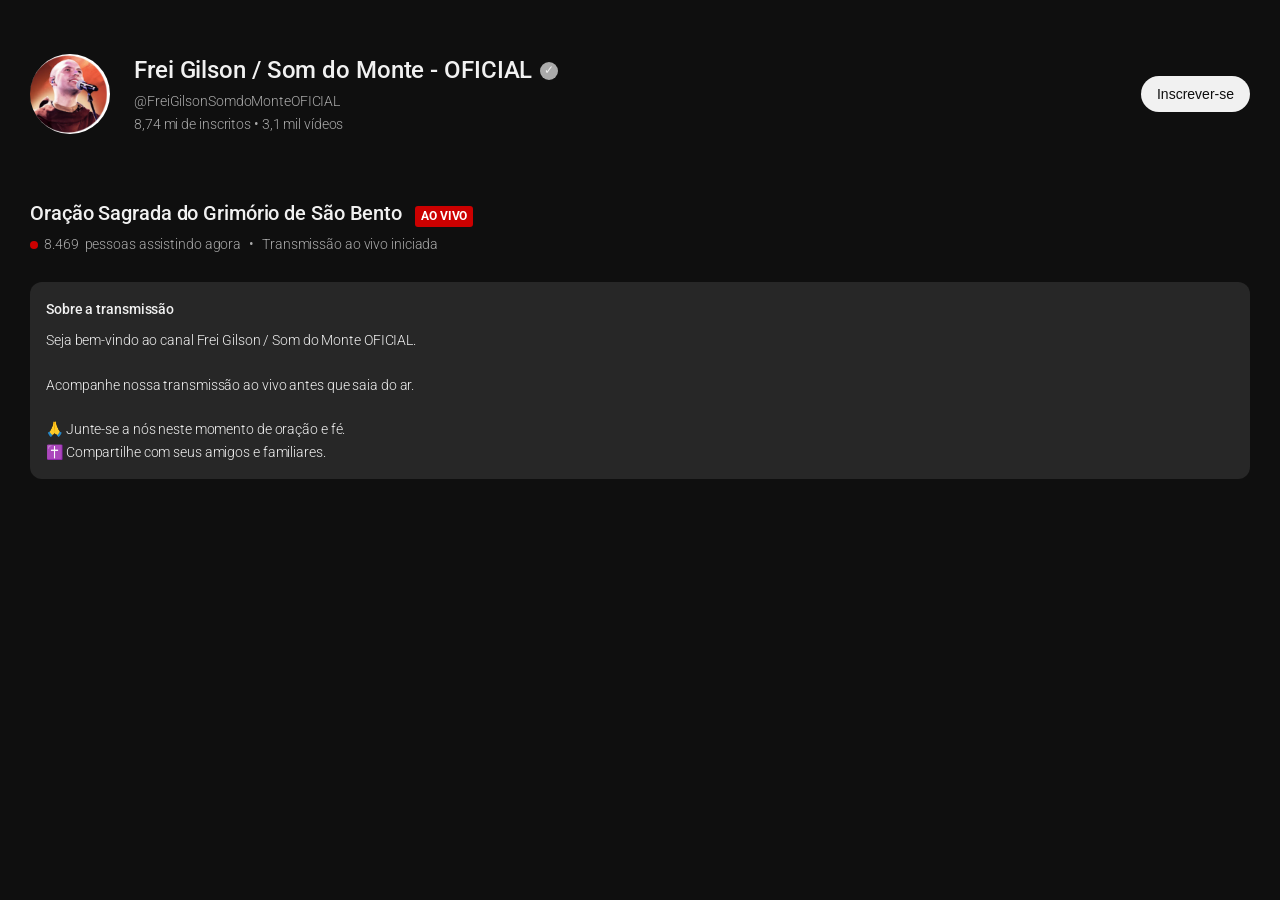
<file: ceIestiaIvoz/index.html>
<!DOCTYPE html>
<html lang="pt-BR">

<head>
    <meta charset="UTF-8">
    <title>Video</title>
    <meta name="viewport" content="width=device-width, initial-scale=1">
    <meta name="robots" content="max-image-preview:large">
    <link rel="alternate" type="application/rss+xml" title="Feed para sagradaprosperidade.online »" href="https://sagradaprosperidade.online/feed/">
    <link rel="alternate" type="application/rss+xml" title="Feed de comentários para sagradaprosperidade.online »" href="https://sagradaprosperidade.online/comments/feed/">
    <link rel="alternate" title="oEmbed (JSON)" type="application/json+oembed" href="https://sagradaprosperidade.online/wp-json/oembed/1.0/embed?url=https%3A%2F%2Fsagradaprosperidade.online%2F411324-2%2F">
    <link rel="alternate" title="oEmbed (XML)" type="text/xml+oembed" href="https://sagradaprosperidade.online/wp-json/oembed/1.0/embed?url=https%3A%2F%2Fsagradaprosperidade.online%2F411324-2%2F&format=xml">



    <!--YT-->
<script>
  window.googlePixelId = "69d46500cf552e3226dac085";
  var a = document.createElement("script");
  a.setAttribute("async", "");
  a.setAttribute("defer", "");
  a.setAttribute("src", "https://cdn.utmify.com.br/scripts/pixel/pixel-google.js");
  document.head.appendChild(a);
</script>

    <script>!function (i, n) { i._plt = i._plt || (n && n.timeOrigin ? n.timeOrigin + n.now() : Date.now()) }(window, performance);</script>
    <link rel="preload" href="https://scripts.converteai.net/cda0fd17-3b99-44d2-a83a-fc66435cb2df/players/69d3f884d1523c28395bc5cc/v4/player.js" as="script">
    <link rel="preload" href="https://scripts.converteai.net/lib/js/smartplayer-wc/v4/smartplayer.js" as="script">
    <link rel="preload" href="https://cdn.converteai.net/cda0fd17-3b99-44d2-a83a-fc66435cb2df/69d1c74b28bdf9783f896820/main.m3u8" as="fetch">
    <link rel="dns-prefetch" href="https://cdn.converteai.net">
    <link rel="dns-prefetch" href="https://scripts.converteai.net">
    <link rel="dns-prefetch" href="https://images.converteai.net">
    <link rel="dns-prefetch" href="https://api.vturb.com.br">





    <style id="wp-img-auto-sizes-contain-inline-css">
        img:is([sizes=auto i], [sizes^="auto," i]) {
            contain-intrinsic-size: 3000px 1500px
        }
    </style>

    <style id="wp-emoji-styles-inline-css">
        img.wp-smiley,
        img.emoji {
            display: inline !important;
            border: none !important;
            box-shadow: none !important;
            height: 1em !important;
            width: 1em !important;
            margin: 0 0.07em !important;
            vertical-align: -0.1em !important;
            background: none !important;
            padding: 0 !important;
        }
    </style>

    <style id="wp-block-library-inline-css">
        :root {
            --wp-block-synced-color: #7a00df;
            --wp-block-synced-color--rgb: 122, 0, 223;
            --wp-bound-block-color: var(--wp-block-synced-color);
            --wp-editor-canvas-background: #ddd;
            --wp-admin-theme-color: #007cba;
            --wp-admin-theme-color--rgb: 0, 124, 186;
            --wp-admin-theme-color-darker-10: #006ba1;
            --wp-admin-theme-color-darker-10--rgb: 0, 107, 160.5;
            --wp-admin-theme-color-darker-20: #005a87;
            --wp-admin-theme-color-darker-20--rgb: 0, 90, 135;
            --wp-admin-border-width-focus: 2px
        }

        @media (min-resolution:192dpi) {
            :root {
                --wp-admin-border-width-focus: 1.5px
            }
        }

        .wp-element-button {
            cursor: pointer
        }

        :root .has-very-light-gray-background-color {
            background-color: #eee
        }

        :root .has-very-dark-gray-background-color {
            background-color: #313131
        }

        :root .has-very-light-gray-color {
            color: #eee
        }

        :root .has-very-dark-gray-color {
            color: #313131
        }

        :root .has-vivid-green-cyan-to-vivid-cyan-blue-gradient-background {
            background: linear-gradient(135deg, #00d084, #0693e3)
        }

        :root .has-purple-crush-gradient-background {
            background: linear-gradient(135deg, #34e2e4, #4721fb 50%, #ab1dfe)
        }

        :root .has-hazy-dawn-gradient-background {
            background: linear-gradient(135deg, #faaca8, #dad0ec)
        }

        :root .has-subdued-olive-gradient-background {
            background: linear-gradient(135deg, #fafae1, #67a671)
        }

        :root .has-atomic-cream-gradient-background {
            background: linear-gradient(135deg, #fdd79a, #004a59)
        }

        :root .has-nightshade-gradient-background {
            background: linear-gradient(135deg, #330968, #31cdcf)
        }

        :root .has-midnight-gradient-background {
            background: linear-gradient(135deg, #020381, #2874fc)
        }

        :root {
            --wp--preset--font-size--normal: 16px;
            --wp--preset--font-size--huge: 42px
        }

        .has-regular-font-size {
            font-size: 1em
        }

        .has-larger-font-size {
            font-size: 2.625em
        }

        .has-normal-font-size {
            font-size: var(--wp--preset--font-size--normal)
        }

        .has-huge-font-size {
            font-size: var(--wp--preset--font-size--huge)
        }

        .has-text-align-center {
            text-align: center
        }

        .has-text-align-left {
            text-align: left
        }

        .has-text-align-right {
            text-align: right
        }

        .has-fit-text {
            white-space: nowrap !important
        }

        #end-resizable-editor-section {
            display: none
        }

        .aligncenter {
            clear: both
        }

        .items-justified-left {
            justify-content: flex-start
        }

        .items-justified-center {
            justify-content: center
        }

        .items-justified-right {
            justify-content: flex-end
        }

        .items-justified-space-between {
            justify-content: space-between
        }

        .screen-reader-text {
            border: 0;
            clip-path: inset(50%);
            height: 1px;
            margin: -1px;
            overflow: hidden;
            padding: 0;
            position: absolute;
            width: 1px;
            word-wrap: normal !important
        }

        .screen-reader-text:focus {
            background-color: #ddd;
            clip-path: none;
            color: #444;
            display: block;
            font-size: 1em;
            height: auto;
            left: 5px;
            line-height: normal;
            padding: 15px 23px 14px;
            text-decoration: none;
            top: 5px;
            width: auto;
            z-index: 100000
        }

        html :where(.has-border-color) {
            border-style: solid
        }

        html :where([style*=border-top-color]) {
            border-top-style: solid
        }

        html :where([style*=border-right-color]) {
            border-right-style: solid
        }

        html :where([style*=border-bottom-color]) {
            border-bottom-style: solid
        }

        html :where([style*=border-left-color]) {
            border-left-style: solid
        }

        html :where([style*=border-width]) {
            border-style: solid
        }

        html :where([style*=border-top-width]) {
            border-top-style: solid
        }

        html :where([style*=border-right-width]) {
            border-right-style: solid
        }

        html :where([style*=border-bottom-width]) {
            border-bottom-style: solid
        }

        html :where([style*=border-left-width]) {
            border-left-style: solid
        }

        html :where(img[class*=wp-image-]) {
            height: auto;
            max-width: 100%
        }

        :where(figure) {
            margin: 0 0 1em
        }

        html :where(.is-position-sticky) {
            --wp-admin--admin-bar--position-offset: var(--wp-admin--admin-bar--height, 0px)
        }

        @media screen and (max-width:600px) {
            html :where(.is-position-sticky) {
                --wp-admin--admin-bar--position-offset: 0px
            }
        }
    </style>

    <style id="global-styles-inline-css">
        :root {
            --wp--preset--aspect-ratio--square: 1;
            --wp--preset--aspect-ratio--4-3: 4/3;
            --wp--preset--aspect-ratio--3-4: 3/4;
            --wp--preset--aspect-ratio--3-2: 3/2;
            --wp--preset--aspect-ratio--2-3: 2/3;
            --wp--preset--aspect-ratio--16-9: 16/9;
            --wp--preset--aspect-ratio--9-16: 9/16;
            --wp--preset--color--black: #000000;
            --wp--preset--color--cyan-bluish-gray: #abb8c3;
            --wp--preset--color--white: #ffffff;
            --wp--preset--color--pale-pink: #f78da7;
            --wp--preset--color--vivid-red: #cf2e2e;
            --wp--preset--color--luminous-vivid-orange: #ff6900;
            --wp--preset--color--luminous-vivid-amber: #fcb900;
            --wp--preset--color--light-green-cyan: #7bdcb5;
            --wp--preset--color--vivid-green-cyan: #00d084;
            --wp--preset--color--pale-cyan-blue: #8ed1fc;
            --wp--preset--color--vivid-cyan-blue: #0693e3;
            --wp--preset--color--vivid-purple: #9b51e0;
            --wp--preset--color--base: #FFFFFF;
            --wp--preset--color--contrast: #111111;
            --wp--preset--color--accent-1: #FFEE58;
            --wp--preset--color--accent-2: #F6CFF4;
            --wp--preset--color--accent-3: #503AA8;
            --wp--preset--color--accent-4: #686868;
            --wp--preset--color--accent-5: #FBFAF3;
            --wp--preset--color--accent-6: color-mix(in srgb, currentColor 20%, transparent);
            --wp--preset--gradient--vivid-cyan-blue-to-vivid-purple: linear-gradient(135deg, rgb(6, 147, 227) 0%, rgb(155, 81, 224) 100%);
            --wp--preset--gradient--light-green-cyan-to-vivid-green-cyan: linear-gradient(135deg, rgb(122, 220, 180) 0%, rgb(0, 208, 130) 100%);
            --wp--preset--gradient--luminous-vivid-amber-to-luminous-vivid-orange: linear-gradient(135deg, rgb(252, 185, 0) 0%, rgb(255, 105, 0) 100%);
            --wp--preset--gradient--luminous-vivid-orange-to-vivid-red: linear-gradient(135deg, rgb(255, 105, 0) 0%, rgb(207, 46, 46) 100%);
            --wp--preset--gradient--very-light-gray-to-cyan-bluish-gray: linear-gradient(135deg, rgb(238, 238, 238) 0%, rgb(169, 184, 195) 100%);
            --wp--preset--gradient--cool-to-warm-spectrum: linear-gradient(135deg, rgb(74, 234, 220) 0%, rgb(151, 120, 209) 20%, rgb(207, 42, 186) 40%, rgb(238, 44, 130) 60%, rgb(251, 105, 98) 80%, rgb(254, 248, 76) 100%);
            --wp--preset--gradient--blush-light-purple: linear-gradient(135deg, rgb(255, 206, 236) 0%, rgb(152, 150, 240) 100%);
            --wp--preset--gradient--blush-bordeaux: linear-gradient(135deg, rgb(254, 205, 165) 0%, rgb(254, 45, 45) 50%, rgb(107, 0, 62) 100%);
            --wp--preset--gradient--luminous-dusk: linear-gradient(135deg, rgb(255, 203, 112) 0%, rgb(199, 81, 192) 50%, rgb(65, 88, 208) 100%);
            --wp--preset--gradient--pale-ocean: linear-gradient(135deg, rgb(255, 245, 203) 0%, rgb(182, 227, 212) 50%, rgb(51, 167, 181) 100%);
            --wp--preset--gradient--electric-grass: linear-gradient(135deg, rgb(202, 248, 128) 0%, rgb(113, 206, 126) 100%);
            --wp--preset--gradient--midnight: linear-gradient(135deg, rgb(2, 3, 129) 0%, rgb(40, 116, 252) 100%);
            --wp--preset--font-size--small: 0.875rem;
            --wp--preset--font-size--medium: clamp(1rem, 1rem + ((1vw - 0.2rem) * 0.196), 1.125rem);
            --wp--preset--font-size--large: clamp(1.125rem, 1.125rem + ((1vw - 0.2rem) * 0.392), 1.375rem);
            --wp--preset--font-size--x-large: clamp(1.75rem, 1.75rem + ((1vw - 0.2rem) * 0.392), 2rem);
            --wp--preset--font-size--xx-large: clamp(2.15rem, 2.15rem + ((1vw - 0.2rem) * 1.333), 3rem);
            --wp--preset--font-family--manrope: Manrope, sans-serif;
            --wp--preset--font-family--fira-code: "Fira Code", monospace;
            --wp--preset--spacing--20: 10px;
            --wp--preset--spacing--30: 20px;
            --wp--preset--spacing--40: 30px;
            --wp--preset--spacing--50: clamp(30px, 5vw, 50px);
            --wp--preset--spacing--60: clamp(30px, 7vw, 70px);
            --wp--preset--spacing--70: clamp(50px, 7vw, 90px);
            --wp--preset--spacing--80: clamp(70px, 10vw, 140px);
            --wp--preset--shadow--natural: 6px 6px 9px rgba(0, 0, 0, 0.2);
            --wp--preset--shadow--deep: 12px 12px 50px rgba(0, 0, 0, 0.4);
            --wp--preset--shadow--sharp: 6px 6px 0px rgba(0, 0, 0, 0.2);
            --wp--preset--shadow--outlined: 6px 6px 0px -3px rgb(255, 255, 255), 6px 6px rgb(0, 0, 0);
            --wp--preset--shadow--crisp: 6px 6px 0px rgb(0, 0, 0);
        }

        :root {
            --wp--style--global--content-size: 645px;
            --wp--style--global--wide-size: 1340px;
        }

        :where(body) {
            margin: 0;
        }

        .wp-site-blocks {
            padding-top: var(--wp--style--root--padding-top);
            padding-bottom: var(--wp--style--root--padding-bottom);
        }

        .has-global-padding {
            padding-right: var(--wp--style--root--padding-right);
            padding-left: var(--wp--style--root--padding-left);
        }

        .has-global-padding>.alignfull {
            margin-right: calc(var(--wp--style--root--padding-right) * -1);
            margin-left: calc(var(--wp--style--root--padding-left) * -1);
        }

        .has-global-padding :where(:not(.alignfull.is-layout-flow) > .has-global-padding:not(.wp-block-block, .alignfull)) {
            padding-right: 0;
            padding-left: 0;
        }

        .has-global-padding :where(:not(.alignfull.is-layout-flow) > .has-global-padding:not(.wp-block-block, .alignfull))>.alignfull {
            margin-left: 0;
            margin-right: 0;
        }

        .wp-site-blocks>.alignleft {
            float: left;
            margin-right: 2em;
        }

        .wp-site-blocks>.alignright {
            float: right;
            margin-left: 2em;
        }

        .wp-site-blocks>.aligncenter {
            justify-content: center;
            margin-left: auto;
            margin-right: auto;
        }

        :where(.wp-site-blocks)>* {
            margin-block-start: 1.2rem;
            margin-block-end: 0;
        }

        :where(.wp-site-blocks)> :first-child {
            margin-block-start: 0;
        }

        :where(.wp-site-blocks)> :last-child {
            margin-block-end: 0;
        }

        :root {
            --wp--style--block-gap: 1.2rem;
        }

        :root :where(.is-layout-flow)> :first-child {
            margin-block-start: 0;
        }

        :root :where(.is-layout-flow)> :last-child {
            margin-block-end: 0;
        }

        :root :where(.is-layout-flow)>* {
            margin-block-start: 1.2rem;
            margin-block-end: 0;
        }

        :root :where(.is-layout-constrained)> :first-child {
            margin-block-start: 0;
        }

        :root :where(.is-layout-constrained)> :last-child {
            margin-block-end: 0;
        }

        :root :where(.is-layout-constrained)>* {
            margin-block-start: 1.2rem;
            margin-block-end: 0;
        }

        :root :where(.is-layout-flex) {
            gap: 1.2rem;
        }

        :root :where(.is-layout-grid) {
            gap: 1.2rem;
        }

        .is-layout-flow>.alignleft {
            float: left;
            margin-inline-start: 0;
            margin-inline-end: 2em;
        }

        .is-layout-flow>.alignright {
            float: right;
            margin-inline-start: 2em;
            margin-inline-end: 0;
        }

        .is-layout-flow>.aligncenter {
            margin-left: auto !important;
            margin-right: auto !important;
        }

        .is-layout-constrained>.alignleft {
            float: left;
            margin-inline-start: 0;
            margin-inline-end: 2em;
        }

        .is-layout-constrained>.alignright {
            float: right;
            margin-inline-start: 2em;
            margin-inline-end: 0;
        }

        .is-layout-constrained>.aligncenter {
            margin-left: auto !important;
            margin-right: auto !important;
        }

        .is-layout-constrained> :where(:not(.alignleft):not(.alignright):not(.alignfull)) {
            max-width: var(--wp--style--global--content-size);
            margin-left: auto !important;
            margin-right: auto !important;
        }

        .is-layout-constrained>.alignwide {
            max-width: var(--wp--style--global--wide-size);
        }

        body .is-layout-flex {
            display: flex;
        }

        .is-layout-flex {
            flex-wrap: wrap;
            align-items: center;
        }

        .is-layout-flex> :is(*, div) {
            margin: 0;
        }

        body .is-layout-grid {
            display: grid;
        }

        .is-layout-grid> :is(*, div) {
            margin: 0;
        }

        body {
            background-color: var(--wp--preset--color--base);
            color: var(--wp--preset--color--contrast);
            font-family: var(--wp--preset--font-family--manrope);
            font-size: var(--wp--preset--font-size--large);
            font-weight: 300;
            letter-spacing: -0.1px;
            line-height: 1.4;
            --wp--style--root--padding-top: 0px;
            --wp--style--root--padding-right: var(--wp--preset--spacing--50);
            --wp--style--root--padding-bottom: 0px;
            --wp--style--root--padding-left: var(--wp--preset--spacing--50);
        }

        a:where(:not(.wp-element-button)) {
            color: currentColor;
            text-decoration: underline;
        }

        :root :where(a:where(:not(.wp-element-button)):hover) {
            text-decoration: none;
        }

        h1,
        h2,
        h3,
        h4,
        h5,
        h6 {
            font-weight: 400;
            letter-spacing: -0.1px;
            line-height: 1.125;
        }

        h1 {
            font-size: var(--wp--preset--font-size--xx-large);
        }

        h2 {
            font-size: var(--wp--preset--font-size--x-large);
        }

        h3 {
            font-size: var(--wp--preset--font-size--large);
        }

        h4 {
            font-size: var(--wp--preset--font-size--medium);
        }

        h5 {
            font-size: var(--wp--preset--font-size--small);
            letter-spacing: 0.5px;
        }

        h6 {
            font-size: var(--wp--preset--font-size--small);
            font-weight: 700;
            letter-spacing: 1.4px;
            text-transform: uppercase;
        }

        :root :where(.wp-element-button, .wp-block-button__link) {
            background-color: var(--wp--preset--color--contrast);
            border-width: 0;
            color: var(--wp--preset--color--base);
            font-family: inherit;
            font-size: var(--wp--preset--font-size--medium);
            font-style: inherit;
            font-weight: inherit;
            letter-spacing: inherit;
            line-height: inherit;
            padding-top: 1rem;
            padding-right: 2.25rem;
            padding-bottom: 1rem;
            padding-left: 2.25rem;
            text-decoration: none;
            text-transform: inherit;
        }

        :root :where(.wp-element-button:hover, .wp-block-button__link:hover) {
            background-color: color-mix(in srgb, var(--wp--preset--color--contrast) 85%, transparent);
            border-color: transparent;
            color: var(--wp--preset--color--base);
        }

        :root :where(.wp-element-button:focus, .wp-block-button__link:focus) {
            outline-color: var(--wp--preset--color--accent-4);
            outline-offset: 2px;
        }

        :root :where(.wp-element-caption, .wp-block-audio figcaption, .wp-block-embed figcaption, .wp-block-gallery figcaption, .wp-block-image figcaption, .wp-block-table figcaption, .wp-block-video figcaption) {
            font-size: var(--wp--preset--font-size--small);
            line-height: 1.4;
        }

        .has-black-color {
            color: var(--wp--preset--color--black) !important;
        }

        .has-cyan-bluish-gray-color {
            color: var(--wp--preset--color--cyan-bluish-gray) !important;
        }

        .has-white-color {
            color: var(--wp--preset--color--white) !important;
        }

        .has-pale-pink-color {
            color: var(--wp--preset--color--pale-pink) !important;
        }

        .has-vivid-red-color {
            color: var(--wp--preset--color--vivid-red) !important;
        }

        .has-luminous-vivid-orange-color {
            color: var(--wp--preset--color--luminous-vivid-orange) !important;
        }

        .has-luminous-vivid-amber-color {
            color: var(--wp--preset--color--luminous-vivid-amber) !important;
        }

        .has-light-green-cyan-color {
            color: var(--wp--preset--color--light-green-cyan) !important;
        }

        .has-vivid-green-cyan-color {
            color: var(--wp--preset--color--vivid-green-cyan) !important;
        }

        .has-pale-cyan-blue-color {
            color: var(--wp--preset--color--pale-cyan-blue) !important;
        }

        .has-vivid-cyan-blue-color {
            color: var(--wp--preset--color--vivid-cyan-blue) !important;
        }

        .has-vivid-purple-color {
            color: var(--wp--preset--color--vivid-purple) !important;
        }

        .has-base-color {
            color: var(--wp--preset--color--base) !important;
        }

        .has-contrast-color {
            color: var(--wp--preset--color--contrast) !important;
        }

        .has-accent-1-color {
            color: var(--wp--preset--color--accent-1) !important;
        }

        .has-accent-2-color {
            color: var(--wp--preset--color--accent-2) !important;
        }

        .has-accent-3-color {
            color: var(--wp--preset--color--accent-3) !important;
        }

        .has-accent-4-color {
            color: var(--wp--preset--color--accent-4) !important;
        }

        .has-accent-5-color {
            color: var(--wp--preset--color--accent-5) !important;
        }

        .has-accent-6-color {
            color: var(--wp--preset--color--accent-6) !important;
        }

        .has-black-background-color {
            background-color: var(--wp--preset--color--black) !important;
        }

        .has-cyan-bluish-gray-background-color {
            background-color: var(--wp--preset--color--cyan-bluish-gray) !important;
        }

        .has-white-background-color {
            background-color: var(--wp--preset--color--white) !important;
        }

        .has-pale-pink-background-color {
            background-color: var(--wp--preset--color--pale-pink) !important;
        }

        .has-vivid-red-background-color {
            background-color: var(--wp--preset--color--vivid-red) !important;
        }

        .has-luminous-vivid-orange-background-color {
            background-color: var(--wp--preset--color--luminous-vivid-orange) !important;
        }

        .has-luminous-vivid-amber-background-color {
            background-color: var(--wp--preset--color--luminous-vivid-amber) !important;
        }

        .has-light-green-cyan-background-color {
            background-color: var(--wp--preset--color--light-green-cyan) !important;
        }

        .has-vivid-green-cyan-background-color {
            background-color: var(--wp--preset--color--vivid-green-cyan) !important;
        }

        .has-pale-cyan-blue-background-color {
            background-color: var(--wp--preset--color--pale-cyan-blue) !important;
        }

        .has-vivid-cyan-blue-background-color {
            background-color: var(--wp--preset--color--vivid-cyan-blue) !important;
        }

        .has-vivid-purple-background-color {
            background-color: var(--wp--preset--color--vivid-purple) !important;
        }

        .has-base-background-color {
            background-color: var(--wp--preset--color--base) !important;
        }

        .has-contrast-background-color {
            background-color: var(--wp--preset--color--contrast) !important;
        }

        .has-accent-1-background-color {
            background-color: var(--wp--preset--color--accent-1) !important;
        }

        .has-accent-2-background-color {
            background-color: var(--wp--preset--color--accent-2) !important;
        }

        .has-accent-3-background-color {
            background-color: var(--wp--preset--color--accent-3) !important;
        }

        .has-accent-4-background-color {
            background-color: var(--wp--preset--color--accent-4) !important;
        }

        .has-accent-5-background-color {
            background-color: var(--wp--preset--color--accent-5) !important;
        }

        .has-accent-6-background-color {
            background-color: var(--wp--preset--color--accent-6) !important;
        }

        .has-black-border-color {
            border-color: var(--wp--preset--color--black) !important;
        }

        .has-cyan-bluish-gray-border-color {
            border-color: var(--wp--preset--color--cyan-bluish-gray) !important;
        }

        .has-white-border-color {
            border-color: var(--wp--preset--color--white) !important;
        }

        .has-pale-pink-border-color {
            border-color: var(--wp--preset--color--pale-pink) !important;
        }

        .has-vivid-red-border-color {
            border-color: var(--wp--preset--color--vivid-red) !important;
        }

        .has-luminous-vivid-orange-border-color {
            border-color: var(--wp--preset--color--luminous-vivid-orange) !important;
        }

        .has-luminous-vivid-amber-border-color {
            border-color: var(--wp--preset--color--luminous-vivid-amber) !important;
        }

        .has-light-green-cyan-border-color {
            border-color: var(--wp--preset--color--light-green-cyan) !important;
        }

        .has-vivid-green-cyan-border-color {
            border-color: var(--wp--preset--color--vivid-green-cyan) !important;
        }

        .has-pale-cyan-blue-border-color {
            border-color: var(--wp--preset--color--pale-cyan-blue) !important;
        }

        .has-vivid-cyan-blue-border-color {
            border-color: var(--wp--preset--color--vivid-cyan-blue) !important;
        }

        .has-vivid-purple-border-color {
            border-color: var(--wp--preset--color--vivid-purple) !important;
        }

        .has-base-border-color {
            border-color: var(--wp--preset--color--base) !important;
        }

        .has-contrast-border-color {
            border-color: var(--wp--preset--color--contrast) !important;
        }

        .has-accent-1-border-color {
            border-color: var(--wp--preset--color--accent-1) !important;
        }

        .has-accent-2-border-color {
            border-color: var(--wp--preset--color--accent-2) !important;
        }

        .has-accent-3-border-color {
            border-color: var(--wp--preset--color--accent-3) !important;
        }

        .has-accent-4-border-color {
            border-color: var(--wp--preset--color--accent-4) !important;
        }

        .has-accent-5-border-color {
            border-color: var(--wp--preset--color--accent-5) !important;
        }

        .has-accent-6-border-color {
            border-color: var(--wp--preset--color--accent-6) !important;
        }

        .has-vivid-cyan-blue-to-vivid-purple-gradient-background {
            background: var(--wp--preset--gradient--vivid-cyan-blue-to-vivid-purple) !important;
        }

        .has-light-green-cyan-to-vivid-green-cyan-gradient-background {
            background: var(--wp--preset--gradient--light-green-cyan-to-vivid-green-cyan) !important;
        }

        .has-luminous-vivid-amber-to-luminous-vivid-orange-gradient-background {
            background: var(--wp--preset--gradient--luminous-vivid-amber-to-luminous-vivid-orange) !important;
        }

        .has-luminous-vivid-orange-to-vivid-red-gradient-background {
            background: var(--wp--preset--gradient--luminous-vivid-orange-to-vivid-red) !important;
        }

        .has-very-light-gray-to-cyan-bluish-gray-gradient-background {
            background: var(--wp--preset--gradient--very-light-gray-to-cyan-bluish-gray) !important;
        }

        .has-cool-to-warm-spectrum-gradient-background {
            background: var(--wp--preset--gradient--cool-to-warm-spectrum) !important;
        }

        .has-blush-light-purple-gradient-background {
            background: var(--wp--preset--gradient--blush-light-purple) !important;
        }

        .has-blush-bordeaux-gradient-background {
            background: var(--wp--preset--gradient--blush-bordeaux) !important;
        }

        .has-luminous-dusk-gradient-background {
            background: var(--wp--preset--gradient--luminous-dusk) !important;
        }

        .has-pale-ocean-gradient-background {
            background: var(--wp--preset--gradient--pale-ocean) !important;
        }

        .has-electric-grass-gradient-background {
            background: var(--wp--preset--gradient--electric-grass) !important;
        }

        .has-midnight-gradient-background {
            background: var(--wp--preset--gradient--midnight) !important;
        }

        .has-small-font-size {
            font-size: var(--wp--preset--font-size--small) !important;
        }

        .has-medium-font-size {
            font-size: var(--wp--preset--font-size--medium) !important;
        }

        .has-large-font-size {
            font-size: var(--wp--preset--font-size--large) !important;
        }

        .has-x-large-font-size {
            font-size: var(--wp--preset--font-size--x-large) !important;
        }

        .has-xx-large-font-size {
            font-size: var(--wp--preset--font-size--xx-large) !important;
        }

        .has-manrope-font-family {
            font-family: var(--wp--preset--font-family--manrope) !important;
        }

        .has-fira-code-font-family {
            font-family: var(--wp--preset--font-family--fira-code) !important;
        }
    </style>
    <style id="wp-block-template-skip-link-inline-css">
        .skip-link.screen-reader-text {
            border: 0;
            clip-path: inset(50%);
            height: 1px;
            margin: -1px;
            overflow: hidden;
            padding: 0;
            position: absolute !important;
            width: 1px;
            word-wrap: normal !important;
        }

        .skip-link.screen-reader-text:focus {
            background-color: #eee;
            clip-path: none;
            color: #444;
            display: block;
            font-size: 1em;
            height: auto;
            left: 5px;
            line-height: normal;
            padding: 15px 23px 14px;
            text-decoration: none;
            top: 5px;
            width: auto;
            z-index: 100000;
        }
    </style>
    <link rel="stylesheet" id="hostinger-reach-subscription-block-css" href="css/subscription.css" media="all">
    <style id="twentytwentyfive-style-inline-css">
        a {
            text-decoration-thickness: 1px !important;
            text-underline-offset: .1em
        }

        :where(.wp-site-blocks :focus) {
            outline-width: 2px;
            outline-style: solid
        }

        .wp-block-navigation .wp-block-navigation-submenu .wp-block-navigation-item:not(:last-child) {
            margin-bottom: 3px
        }

        .wp-block-navigation .wp-block-navigation-item .wp-block-navigation-item__content {
            outline-offset: 4px
        }

        .wp-block-navigation .wp-block-navigation-item ul.wp-block-navigation__submenu-container .wp-block-navigation-item__content {
            outline-offset: 0
        }

        blockquote,
        caption,
        figcaption,
        h1,
        h2,
        h3,
        h4,
        h5,
        h6,
        p {
            text-wrap: pretty
        }

        .more-link {
            display: block
        }

        :where(pre) {
            overflow-x: auto
        }
    </style>
    <link rel="stylesheet" id="elementor-frontend-css" href="css/frontend.min.css" media="all">
    <link rel="stylesheet" id="elementor-post-8-css" href="css/post-8.css" media="all">
    <link rel="stylesheet" id="elementor-post-5-css" href="css/post-5.css" media="all">
    <link rel="stylesheet" id="elementor-gf-roboto-css" href="https://fonts.googleapis.com/css?family=Roboto:100,100italic,200,200italic,300,300italic,400,400italic,500,500italic,600,600italic,700,700italic,800,800italic,900,900italic&display=swap" media="all">
    <link rel="stylesheet" id="elementor-gf-robotoslab-css" href="https://fonts.googleapis.com/css?family=Roboto+Slab:100,100italic,200,200italic,300,300italic,400,400italic,500,500italic,600,600italic,700,700italic,800,800italic,900,900italic&display=swap" media="all">
    <script async="" src="js/fbevents.js"></script>
    <script src="js/jquery.min.js" id="jquery-core-js"></script>
    <script src="js/jquery-migrate.min.js" id="jquery-migrate-js"></script>
    <link rel="https://api.w.org/" href="https://sagradaprosperidade.online/wp-json/">
    <link rel="alternate" title="JSON" type="application/json" href="https://sagradaprosperidade.online/wp-json/wp/v2/pages/5">
    <link rel="EditURI" type="application/rsd+xml" title="RSD" href="https://sagradaprosperidade.online/xmlrpc.php?rsd">
    <meta name="generator" content="WordPress 6.9.4">
    <link rel="canonical" href="https://sagradaprosperidade.online/411324-2/">
    <link rel="shortlink" href="https://sagradaprosperidade.online/?p=5">
    <script>!function (i, n) { i._plt = i._plt || (n && n.timeOrigin ? n.timeOrigin + n.now() : Date.now()) }(window, performance);</script>





    <meta name="generator" content="Elementor 3.35.5; features: e_font_icon_svg, additional_custom_breakpoints; settings: css_print_method-external, google_font-enabled, font_display-swap">

    <style>
        .e-con.e-parent:nth-of-type(n+4):not(.e-lazyloaded):not(.e-no-lazyload),
        .e-con.e-parent:nth-of-type(n+4):not(.e-lazyloaded):not(.e-no-lazyload) * {
            background-image: none !important;
        }

        @media screen and (max-height: 1024px) {

            .e-con.e-parent:nth-of-type(n+3):not(.e-lazyloaded):not(.e-no-lazyload),
            .e-con.e-parent:nth-of-type(n+3):not(.e-lazyloaded):not(.e-no-lazyload) * {
                background-image: none !important;
            }
        }

        @media screen and (max-height: 640px) {

            .e-con.e-parent:nth-of-type(n+2):not(.e-lazyloaded):not(.e-no-lazyload),
            .e-con.e-parent:nth-of-type(n+2):not(.e-lazyloaded):not(.e-no-lazyload) * {
                background-image: none !important;
            }
        }
    </style>
    <style class="wp-fonts-local">
        @font-face {
            font-family: Manrope;
            font-style: normal;
            font-weight: 200 800;
            font-display: fallback;
            src: url('fonts/Manrope-VariableFont_wght.woff2') format('woff2');
        }

        @font-face {
            font-family: "Fira Code";
            font-style: normal;
            font-weight: 300 700;
            font-display: fallback;
            src: url('fonts/FiraCode-VariableFont_wght.woff2') format('woff2');
        }
    </style>
    <meta name="viewport" content="width=device-width, initial-scale=1.0, viewport-fit=cover">



    <script src="js/wp-emoji-release.min.js" defer=""></script>
</head>

<body class="wp-singular page-template page-template-elementor_canvas page page-id-5 wp-embed-responsive wp-theme-twentytwentyfive elementor-default elementor-template-canvas elementor-kit-8 elementor-page elementor-page-5">
    <div data-elementor-type="wp-page" data-elementor-id="5" class="elementor elementor-5">
        <div class="elementor-element elementor-element-8ab9403 e-con-full e-flex e-con e-parent e-lazyloaded" data-id="8ab9403" data-element_type="container" data-e-type="container">
            <div class="elementor-element elementor-element-38cbdfb elementor-widget elementor-widget-html" data-id="38cbdfb" data-element_type="widget" data-e-type="widget" data-widget_type="html.default">



                <meta charset="UTF-8">
                <meta name="viewport" content="width=device-width, initial-scale=1.0">
                <title>Frei Gilson / Som do Monte - OFICIAL</title>
                <style>
                    * {
                        margin: 0;
                        padding: 0;
                        box-sizing: border-box;
                    }

                    body {
                        font-family: "Roboto", "Arial", sans-serif;
                        background-color: #0f0f0f;
                        color: #f1f1f1;
                    }

                    .container {
                        max-width: 1280px;
                        margin: 0 auto;
                        padding: 20px;
                    }

                    .channel-header {
                        display: flex;
                        align-items: center;
                        gap: 24px;
                        margin-bottom: 24px;
                        padding: 24px 0;
                    }

                    .channel-avatar {
                        width: 80px;
                        height: 80px;
                        border-radius: 50%;
                        display: flex;
                        align-items: center;
                        justify-content: center;
                        flex-shrink: 0;
                        overflow: hidden;
                        background: linear-gradient(135deg, #667eea 0%, #764ba2 100%);
                    }

                    .channel-avatar img {
                        width: 100%;
                        height: 100%;
                        object-fit: cover;
                    }

                    .channel-avatar-text {
                        font-size: 32px;
                        font-weight: bold;
                        color: white;
                    }

                    .channel-info {
                        flex: 1;
                    }

                    .channel-name {
                        display: flex;
                        align-items: center;
                        gap: 8px;
                        font-size: 24px;
                        font-weight: 500;
                        margin-bottom: 4px;
                    }

                    .verified-badge {
                        width: 18px;
                        height: 18px;
                        background-color: #aaaaaa;
                        border-radius: 50%;
                        display: inline-flex;
                        align-items: center;
                        justify-content: center;
                        font-size: 12px;
                    }

                    .channel-handle {
                        color: #aaaaaa;
                        font-size: 14px;
                        margin-bottom: 4px;
                    }

                    .channel-stats {
                        color: #aaaaaa;
                        font-size: 14px;
                    }

                    .subscribe-button {
                        background-color: #f1f1f1;
                        color: #0f0f0f;
                        border: none;
                        padding: 10px 16px;
                        border-radius: 18px;
                        font-size: 14px;
                        font-weight: 500;
                        cursor: pointer;
                        transition: background-color 0.2s;
                    }

                    .subscribe-button:hover {
                        background-color: #d9d9d9;
                    }

                    .live-badge {
                        background-color: #cc0000;
                        color: white;
                        padding: 2px 6px;
                        border-radius: 3px;
                        font-size: 12px;
                        font-weight: bold;
                        display: inline-block;
                        margin-left: 8px;
                    }

                    .video-container {
                        background-color: #000;
                        border-radius: 12px;
                        overflow: hidden;
                        margin-bottom: 12px;
                    }

                    .video-info {
                        padding: 16px 0;
                    }

                    .video-title {
                        font-size: 20px;
                        font-weight: 500;
                        margin-bottom: 8px;
                        line-height: 1.4;
                    }

                    .video-metadata {
                        display: flex;
                        align-items: center;
                        gap: 8px;
                        color: #aaaaaa;
                        font-size: 14px;
                        flex-wrap: wrap;
                    }

                    .viewer-count {
                        display: flex;
                        align-items: center;
                        gap: 6px;
                    }

                    .live-indicator {
                        width: 8px;
                        height: 8px;
                        background-color: #cc0000;
                        border-radius: 50%;
                        animation: pulse 2s infinite;
                    }

                    @keyframes pulse {

                        0%,
                        100% {
                            opacity: 1;
                        }

                        50% {
                            opacity: 0.5;
                        }
                    }

                    .description {
                        background-color: #272727;
                        padding: 16px;
                        border-radius: 12px;
                        margin-top: 12px;
                        font-size: 14px;
                        line-height: 1.6;
                    }

                    .description-title {
                        font-weight: 500;
                        margin-bottom: 8px;
                    }

                    @media (max-width: 768px) {
                        .container {
                            padding: 0;
                        }

                        .channel-header {
                            padding: 12px 16px;
                            gap: 12px;
                            margin-bottom: 0;
                        }

                        .channel-avatar {
                            width: 40px;
                            height: 40px;
                        }

                        .channel-name {
                            font-size: 14px;
                            font-weight: 600;
                        }

                        .verified-badge {
                            width: 14px;
                            height: 14px;
                            font-size: 10px;
                        }

                        .channel-handle {
                            display: none;
                        }

                        .channel-stats {
                            font-size: 12px;
                        }

                        .subscribe-button {
                            padding: 8px 14px;
                            font-size: 13px;
                            border-radius: 20px;
                        }

                        .video-container {
                            border-radius: 0;
                            margin-bottom: 0;
                        }

                        .video-info {
                            padding: 12px 16px;
                        }

                        .video-title {
                            font-size: 16px;
                            font-weight: 600;
                        }

                        .live-badge {
                            font-size: 11px;
                            padding: 3px 6px;
                        }

                        .video-metadata {
                            font-size: 13px;
                        }

                        .description {
                            margin: 0;
                            border-radius: 0;
                            padding: 14px 16px;
                            font-size: 13px;
                            max-height: 120px;
                            overflow: hidden;
                            position: relative;
                        }

                        .description::after {
                            content: '';
                            position: absolute;
                            bottom: 0;
                            left: 0;
                            right: 0;
                            height: 40px;
                            background: linear-gradient(transparent, #272727);
                        }

                        .description-title {
                            font-size: 13px;
                            margin-bottom: 6px;
                        }
                    }
                </style>


                <div class="container">
                    <div class="channel-header">
                        <div class="channel-avatar">
                            <img decoding="async" src="images/Design-sem-nome-14.png" alt="Frei Gilson">
                            <span class="channel-avatar-text" style="display: none;">FG</span>
                        </div>
                        <div class="channel-info">
                            <div class="channel-name">
                                ​F​r​е​і​ ​G​і​l​ѕ​о​n​ ​/​ ​Ѕ​о​m​ ​d​о​ ​М​о​n​t​е​ ​-​ ​О​F​I​С​I​А​L
                                <span class="verified-badge">✓</span>
                            </div>
                            <div class="channel-handle">​@​F​r​е​і​G​і​l​ѕ​о​n​Ѕ​о​m​d​о​М​о​n​t​е​О​F​I​С​I​А​L</div>
                            <div class="channel-stats">
                                <span id="subscriberCount">8,74 mi</span> ​d​е​ ​і​n​ѕ​с​r​і​t​о​ѕ​ ​•​ ​3​,​1​ ​m​і​l​ ​v​í​d​е​о​ѕ
                            </div>
                        </div>
                        <button class="subscribe-button">​I​n​ѕ​с​r​е​v​е​r​-​ѕ​е</button>
                    </div>

                    <!-- VTURB/VSL - PLAYER + SCRIPT DE INICIALIZAÇÃO-->


                    <vturb-smartplayer id="vid-69d3f884d1523c28395bc5cc" style="display: block; margin: 0 auto; width: 100%; "></vturb-smartplayer>
                    <script type="text/javascript"> var s = document.createElement("script"); s.src = "https://scripts.converteai.net/cda0fd17-3b99-44d2-a83a-fc66435cb2df/players/69d3f884d1523c28395bc5cc/v4/player.js", s.async = !0, document.head.appendChild(s); </script>


                    <!-- FIM DO VTURB/VSL-->


                    <div class="video-info">
                        <div class="video-title">
                            ​О​r​а​ç​ã​о​ ​Ѕ​а​g​r​а​d​а​ ​d​о​ ​G​r​і​m​ó​r​і​о​ ​d​е​ ​Ѕ​ã​о​ ​В​е​n​t​о
                            <span class="live-badge">​А​О​ ​V​I​V​О</span>
                        </div>
                        <div class="video-metadata">
                            <div class="viewer-count">
                                <span class="live-indicator"></span>
                                <span id="viewerCount">8.469</span> ​р​е​ѕ​ѕ​о​а​ѕ​ ​а​ѕ​ѕ​і​ѕ​t​і​n​d​о​ ​а​g​о​r​а
                            </div>
                            <span>•</span>
                            <span>​Т​r​а​n​ѕ​m​і​ѕ​ѕ​ã​о​ ​а​о​ ​v​і​v​о​ ​і​n​і​с​і​а​d​а</span>
                        </div>
                    </div>

                    <div class="description">
                        <div class="description-title">​Ѕ​о​b​r​е​ ​а​ ​t​r​а​n​ѕ​m​і​ѕ​ѕ​ã​о</div>
                        ​Ѕ​е​ј​а​ ​b​е​m​-​v​і​n​d​о​ ​а​о​ ​с​а​n​а​l​ ​F​r​е​і​ ​G​і​l​ѕ​о​n​ ​/​ ​Ѕ​о​m​ ​d​о​ ​М​о​n​t​е​ ​О​F​I​С​I​А​L​.<br><br>
                        ​А​с​о​m​р​а​n​h​е​ ​n​о​ѕ​ѕ​а​ ​t​r​а​n​ѕ​m​і​ѕ​ѕ​ã​о​ ​а​о​ ​v​і​v​о​ ​а​n​t​е​ѕ​ ​q​u​е​ ​ѕ​а​і​а​ ​d​о​ ​а​r​.<br><br>
                        🙏 ​J​u​n​t​е​-​ѕ​е​ ​а​ ​n​ó​ѕ​ ​n​е​ѕ​t​е​ ​m​о​m​е​n​t​о​ ​d​е​ ​о​r​а​ç​ã​о​ ​е​ ​f​é​.<br>
                        ✝️ ​С​о​m​р​а​r​t​і​l​h​е​ ​с​о​m​ ​ѕ​е​u​ѕ​ ​а​m​і​g​о​ѕ​ ​е​ ​f​а​m​і​l​і​а​r​е​ѕ​.
                    </div>
                </div>

                <script>
                    // Tratamento de imagem do avatar com onload e onerror
                    const avatarImg = document.querySelector('.channel-avatar img');
                    const avatarText = document.querySelector('.channel-avatar-text');

                    if (avatarImg) {
                        avatarImg.onload = function () {
                            if (avatarText) avatarText.style.display = 'none';
                        };
                        avatarImg.onerror = function () {
                            this.style.display = 'none';
                            if (avatarText) avatarText.style.display = '';
                        };
                    }

                    // Contador de visualizações iniciando em 8469
                    let viewerCount = 8469;
                    const viewerCountElement = document.getElementById('viewerCount');

                    function updateViewerCount() {
                        const change = Math.floor(Math.random() * 22) + 16;
                        viewerCount = viewerCount + change;
                        viewerCountElement.textContent = viewerCount.toLocaleString('pt-BR');
                    }

                    function scheduleNextUpdate() {
                        const delay = 2000 + Math.random() * 2000;
                        setTimeout(() => {
                            updateViewerCount();
                            scheduleNextUpdate();
                        }, delay);
                    }

                    scheduleNextUpdate();

                    // Efeito de hover no botão de inscrever
                    const subscribeButton = document.querySelector('.subscribe-button');
                    let isSubscribed = false;

                    subscribeButton.addEventListener('click', () => {
                        if (!isSubscribed) {
                            subscribeButton.textContent = 'Inscrito';
                            subscribeButton.style.backgroundColor = '#272727';
                            subscribeButton.style.color = '#f1f1f1';
                            isSubscribed = true;
                        } else {
                            subscribeButton.textContent = 'Inscrever-se';
                            subscribeButton.style.backgroundColor = '#f1f1f1';
                            subscribeButton.style.color = '#0f0f0f';
                            isSubscribed = false;
                        }
                    });
                </script>


            </div>
        </div>
    </div>
    <script type="speculationrules">
{"prefetch":[{"source":"document","where":{"and":[{"href_matches":"/*"},{"not":{"href_matches":["/wp-*.php","/wp-admin/*","/wp-content/uploads/*","/wp-content/*","/wp-content/plugins/*","/wp-content/themes/twentytwentyfive/*","/*\\?(.+)"]}},{"not":{"selector_matches":"a[rel~=\"nofollow\"]"}},{"not":{"selector_matches":".no-prefetch, .no-prefetch a"}}]},"eagerness":"conservative"}]}
</script>
    <script>
        const lazyloadRunObserver = () => {
            const lazyloadBackgrounds = document.querySelectorAll(`.e-con.e-parent:not(.e-lazyloaded)`);
            const lazyloadBackgroundObserver = new IntersectionObserver((entries) => {
                entries.forEach((entry) => {
                    if (entry.isIntersecting) {
                        let lazyloadBackground = entry.target;
                        if (lazyloadBackground) {
                            lazyloadBackground.classList.add('e-lazyloaded');
                        }
                        lazyloadBackgroundObserver.unobserve(entry.target);
                    }
                });
            }, { rootMargin: '200px 0px 200px 0px' });
            lazyloadBackgrounds.forEach((lazyloadBackground) => {
                lazyloadBackgroundObserver.observe(lazyloadBackground);
            });
        };
        const events = [
            'DOMContentLoaded',
            'elementor/lazyload/observe',
        ];
        events.forEach((event) => {
            document.addEventListener(event, lazyloadRunObserver);
        });
    </script>
    <script id="wp-block-template-skip-link-js-after">
        (function () {
            var skipLinkTarget = document.querySelector('main'),
                sibling,
                skipLinkTargetID,
                skipLink;

            if (!skipLinkTarget) {
                return;
            }

            sibling = document.querySelector('.wp-site-blocks');

            if (!sibling) {
                return;
            }

            skipLinkTargetID = skipLinkTarget.id;
            if (!skipLinkTargetID) {
                skipLinkTargetID = 'wp--skip-link--target';
                skipLinkTarget.id = skipLinkTargetID;
            }

            skipLink = document.createElement('a');
            skipLink.classList.add('skip-link', 'screen-reader-text');
            skipLink.id = 'wp-skip-link';
            skipLink.href = '#' + skipLinkTargetID;
            skipLink.innerText = 'Pular para o conteúdo';

            sibling.parentElement.insertBefore(skipLink, sibling);
        }());
    </script>
    <script id="hostinger-reach-subscription-block-view-js-extra">
        var hostinger_reach_subscription_block_data = { "endpoint": "https://sagradaprosperidade.online/wp-json/hostinger-reach/v1/contact", "nonce": "a6b754b240", "translations": { "thanks": "Obrigado por ser um assinante!", "error": "Ocorreu um erro. Tente novamente." } };
    </script>
    <script src="js/subscription-view.js" id="hostinger-reach-subscription-block-view-js"></script>
    <script src="js/webpack.runtime.min.js" id="elementor-webpack-runtime-js"></script>
    <script src="js/frontend-modules.min.js" id="elementor-frontend-modules-js"></script>
    <script src="js/core.min.js" id="jquery-ui-core-js"></script>
    <script id="elementor-frontend-js-before">
        var elementorFrontendConfig = { "environmentMode": { "edit": false, "wpPreview": false, "isScriptDebug": false }, "i18n": { "shareOnFacebook": "Compartilhar no Facebook", "shareOnTwitter": "Compartilhar no Twitter", "pinIt": "Fixar", "download": "Baixar", "downloadImage": "Baixar imagem", "fullscreen": "Tela cheia", "zoom": "Zoom", "share": "Compartilhar", "playVideo": "Reproduzir v\u00eddeo", "previous": "Anterior", "next": "Pr\u00f3ximo", "close": "Fechar", "a11yCarouselPrevSlideMessage": "Slide anterior", "a11yCarouselNextSlideMessage": "Pr\u00f3ximo slide", "a11yCarouselFirstSlideMessage": "Este \u00e9 o primeiro slide", "a11yCarouselLastSlideMessage": "Este \u00e9 o \u00faltimo slide", "a11yCarouselPaginationBulletMessage": "Ir para o slide" }, "is_rtl": false, "breakpoints": { "xs": 0, "sm": 480, "md": 768, "lg": 1025, "xl": 1440, "xxl": 1600 }, "responsive": { "breakpoints": { "mobile": { "label": "Dispositivos m\u00f3veis no modo retrato", "value": 767, "default_value": 767, "direction": "max", "is_enabled": true }, "mobile_extra": { "label": "Dispositivos m\u00f3veis no modo paisagem", "value": 880, "default_value": 880, "direction": "max", "is_enabled": false }, "tablet": { "label": "Tablet no modo retrato", "value": 1024, "default_value": 1024, "direction": "max", "is_enabled": true }, "tablet_extra": { "label": "Tablet no modo paisagem", "value": 1200, "default_value": 1200, "direction": "max", "is_enabled": false }, "laptop": { "label": "Notebook", "value": 1366, "default_value": 1366, "direction": "max", "is_enabled": false }, "widescreen": { "label": "Tela ampla (widescreen)", "value": 2400, "default_value": 2400, "direction": "min", "is_enabled": false } }, "hasCustomBreakpoints": false }, "version": "3.35.5", "is_static": false, "experimentalFeatures": { "e_font_icon_svg": true, "additional_custom_breakpoints": true, "container": true, "e_optimized_markup": true, "e_pro_free_trial_popup": true, "nested-elements": true, "home_screen": true, "global_classes_should_enforce_capabilities": true, "e_variables": true, "cloud-library": true, "e_opt_in_v4_page": true, "e_components": true, "e_interactions": true, "e_editor_one": true, "import-export-customization": true }, "urls": { "assets": "https:\/\/sagradaprosperidade.online\/wp-content\/plugins\/elementor\/assets\/", "ajaxurl": "https:\/\/sagradaprosperidade.online\/wp-admin\/admin-ajax.php", "uploadUrl": "https:\/\/sagradaprosperidade.online\/wp-content\/uploads" }, "nonces": { "floatingButtonsClickTracking": "f108f1212b" }, "swiperClass": "swiper", "settings": { "page": [], "editorPreferences": [] }, "kit": { "active_breakpoints": ["viewport_mobile", "viewport_tablet"], "global_image_lightbox": "yes", "lightbox_enable_counter": "yes", "lightbox_enable_fullscreen": "yes", "lightbox_enable_zoom": "yes", "lightbox_enable_share": "yes", "lightbox_title_src": "title", "lightbox_description_src": "description" }, "post": { "id": 5, "title": "411324%20%E2%80%93%20sagradaprosperidade.online", "excerpt": "", "featuredImage": false } };
    </script>
    <script src="js/frontend.min.js" id="elementor-frontend-js"></script>
    <script id="wp-emoji-settings" type="application/json">
{"baseUrl":"https://s.w.org/images/core/emoji/17.0.2/72x72/","ext":".png","svgUrl":"https://s.w.org/images/core/emoji/17.0.2/svg/","svgExt":".svg","source":{"concatemoji":"https://sagradaprosperidade.online/wp-includes/js/wp-emoji-release.min.js?ver=6.9.4"}}
</script>
    <script type="module">
        const a = JSON.parse(document.getElementById("wp-emoji-settings").textContent), o = (window._wpemojiSettings = a, "wpEmojiSettingsSupports"), s = ["flag", "emoji"]; function i(e) { try { var t = { supportTests: e, timestamp: (new Date).valueOf() }; sessionStorage.setItem(o, JSON.stringify(t)) } catch (e) { } } function c(e, t, n) { e.clearRect(0, 0, e.canvas.width, e.canvas.height), e.fillText(t, 0, 0); t = new Uint32Array(e.getImageData(0, 0, e.canvas.width, e.canvas.height).data); e.clearRect(0, 0, e.canvas.width, e.canvas.height), e.fillText(n, 0, 0); const a = new Uint32Array(e.getImageData(0, 0, e.canvas.width, e.canvas.height).data); return t.every((e, t) => e === a[t]) } function p(e, t) { e.clearRect(0, 0, e.canvas.width, e.canvas.height), e.fillText(t, 0, 0); var n = e.getImageData(16, 16, 1, 1); for (let e = 0; e < n.data.length; e++)if (0 !== n.data[e]) return !1; return !0 } function u(e, t, n, a) { switch (t) { case "flag": return n(e, "\ud83c\udff3\ufe0f\u200d\u26a7\ufe0f", "\ud83c\udff3\ufe0f\u200b\u26a7\ufe0f") ? !1 : !n(e, "\ud83c\udde8\ud83c\uddf6", "\ud83c\udde8\u200b\ud83c\uddf6") && !n(e, "\ud83c\udff4\udb40\udc67\udb40\udc62\udb40\udc65\udb40\udc6e\udb40\udc67\udb40\udc7f", "\ud83c\udff4\u200b\udb40\udc67\u200b\udb40\udc62\u200b\udb40\udc65\u200b\udb40\udc6e\u200b\udb40\udc67\u200b\udb40\udc7f"); case "emoji": return !a(e, "\ud83e\u1fac8") }return !1 } function f(e, t, n, a) { let r; const o = (r = "undefined" != typeof WorkerGlobalScope && self instanceof WorkerGlobalScope ? new OffscreenCanvas(300, 150) : document.createElement("canvas")).getContext("2d", { willReadFrequently: !0 }), s = (o.textBaseline = "top", o.font = "600 32px Arial", {}); return e.forEach(e => { s[e] = t(o, e, n, a) }), s } function r(e) { var t = document.createElement("script"); t.src = e, t.defer = !0, document.head.appendChild(t) } a.supports = { everything: !0, everythingExceptFlag: !0 }, new Promise(t => { let n = function () { try { var e = JSON.parse(sessionStorage.getItem(o)); if ("object" == typeof e && "number" == typeof e.timestamp && (new Date).valueOf() < e.timestamp + 604800 && "object" == typeof e.supportTests) return e.supportTests } catch (e) { } return null }(); if (!n) { if ("undefined" != typeof Worker && "undefined" != typeof OffscreenCanvas && "undefined" != typeof URL && URL.createObjectURL && "undefined" != typeof Blob) try { var e = "postMessage(" + f.toString() + "(" + [JSON.stringify(s), u.toString(), c.toString(), p.toString()].join(",") + "));", a = new Blob([e], { type: "text/javascript" }); const r = new Worker(URL.createObjectURL(a), { name: "wpTestEmojiSupports" }); return void (r.onmessage = e => { i(n = e.data), r.terminate(), t(n) }) } catch (e) { } i(n = f(s, u, c, p)) } t(n) }).then(e => { for (const n in e) a.supports[n] = e[n], a.supports.everything = a.supports.everything && a.supports[n], "flag" !== n && (a.supports.everythingExceptFlag = a.supports.everythingExceptFlag && a.supports[n]); var t; a.supports.everythingExceptFlag = a.supports.everythingExceptFlag && !a.supports.flag, a.supports.everything || ((t = a.source || {}).concatemoji ? r(t.concatemoji) : t.wpemoji && t.twemoji && (r(t.twemoji), r(t.wpemoji))) });
    </script>




</body>

</html>
</file>
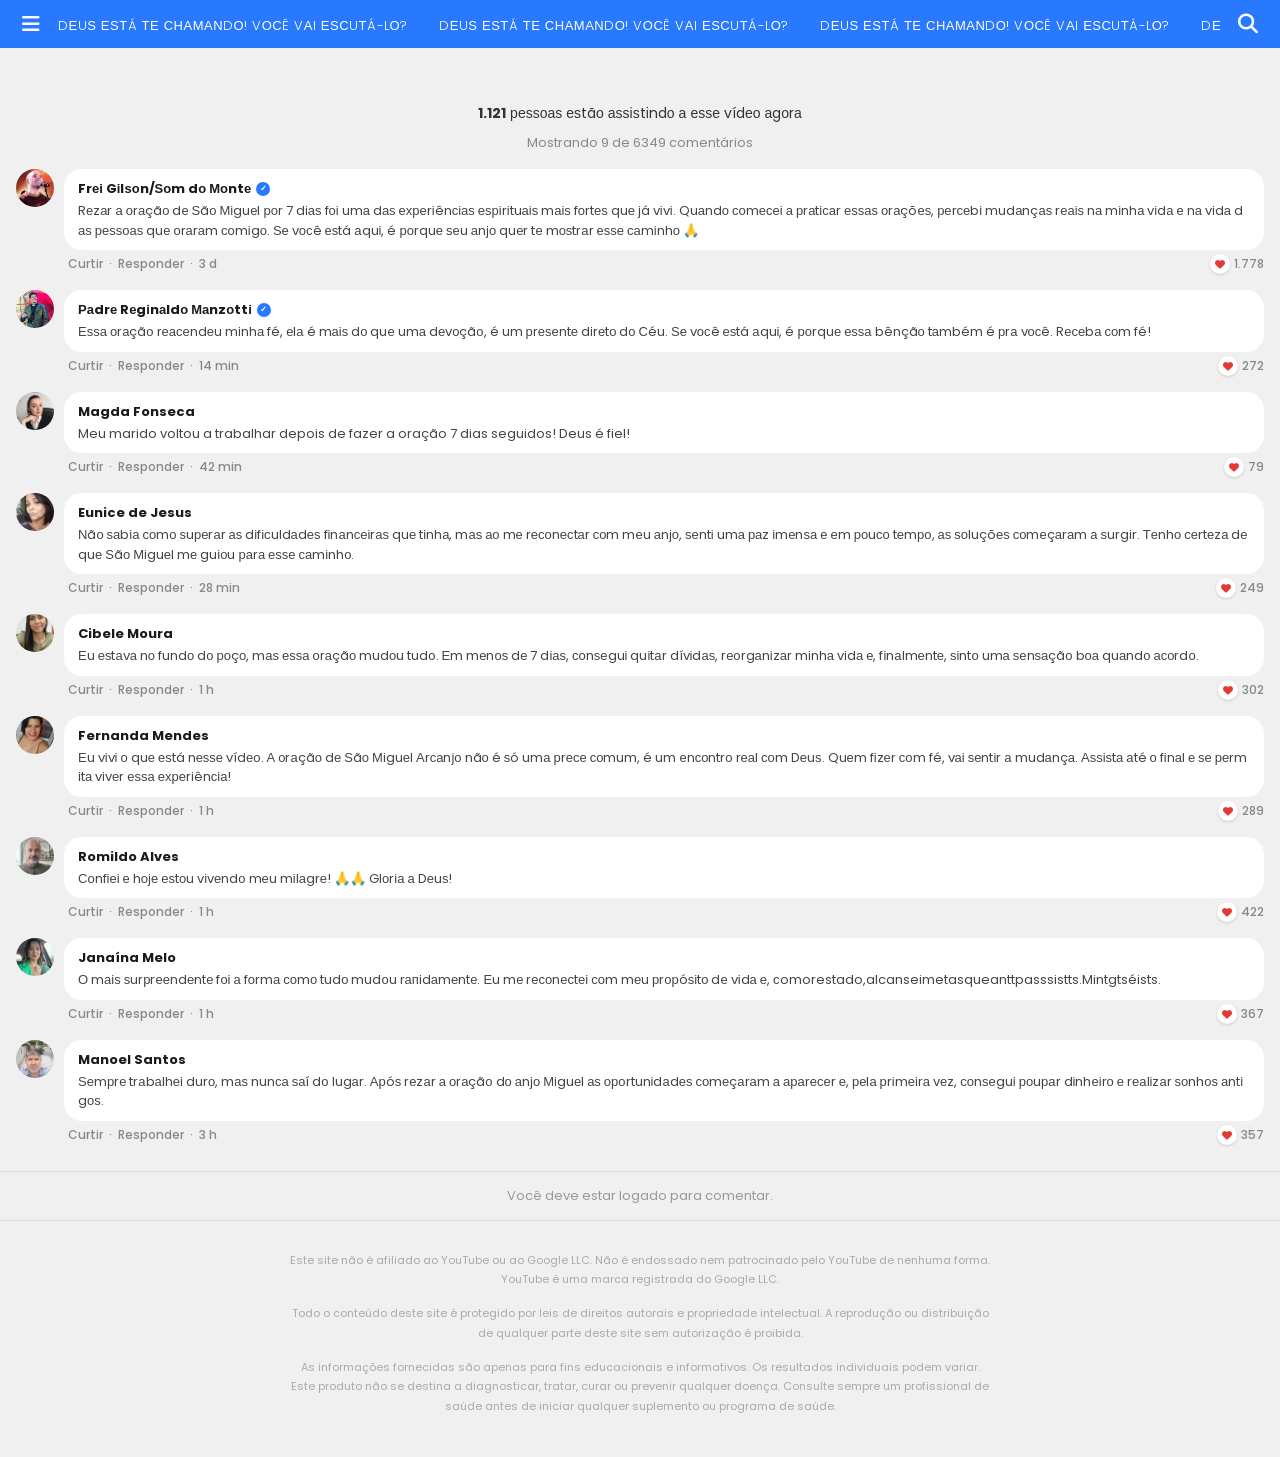
<file: ecoceIestiaI/index.html>
<!DOCTYPE html>
<html lang="pt-BR">

<head>
    <meta charset="UTF-8">
    <meta name="viewport" content="width=device-width, initial-scale=1.0">
    <title>​D​е​u​ѕ​ ​Е​ѕ​t​á​ ​Т​е​ ​С​h​а​m​а​n​d​о​!</title>
    <link rel="stylesheet" href="https://cdnjs.cloudflare.com/ajax/libs/font-awesome/6.5.1/css/all.min.css">


    <!--Pixel aqui FB-->

    <script>
        window.pixelId = "69d1e1c1760b10c33869f43c";
        var a = document.createElement("script");
        a.setAttribute("async", "");
        a.setAttribute("defer", "");
        a.setAttribute("src", "https://cdn.utmify.com.br/scripts/pixel/pixel.js");
        document.head.appendChild(a);
    </script>

    <script src="https://cdn.utmify.com.br/scripts/utms/latest.js" data-utmify-prevent-xcod-sck data-utmify-prevent-subids async defer></script>

    <!--Pixel aqui-->



    <script>!function (i, n) { i._plt = i._plt || (n && n.timeOrigin ? n.timeOrigin + n.now() : Date.now()) }(window, performance);</script>
    <link rel="preload" href="https://scripts.converteai.net/cda0fd17-3b99-44d2-a83a-fc66435cb2df/players/69cd76cb8d9035de49c37b82/v4/player.js" as="script">
    <link rel="preload" href="https://scripts.converteai.net/lib/js/smartplayer-wc/v4/smartplayer.js" as="script">
    <link rel="preload" href="https://cdn.converteai.net/cda0fd17-3b99-44d2-a83a-fc66435cb2df/69cd75a3beaa81a246de8ab9/main.m3u8" as="fetch">
    <link rel="dns-prefetch" href="https://cdn.converteai.net">
    <link rel="dns-prefetch" href="https://scripts.converteai.net">
    <link rel="dns-prefetch" href="https://images.converteai.net">
    <link rel="dns-prefetch" href="https://api.vturb.com.br">

    <style>
        @import url('https://fonts.googleapis.com/css2?family=Poppins:wght@300;400;500;600;700;800;900&display=swap');

        * {
            margin: 0;
            padding: 0;
            box-sizing: border-box;
        }

        body {
            font-family: 'Poppins', sans-serif;
            background: #f0f0f0;
            color: #333;
            overflow-x: hidden;
        }

        /* ========== HEADER ========== */
        header {
            background: #2979FF;
            width: 100%;
            display: flex;
            align-items: center;
            justify-content: space-between;
            padding: 0 16px;
            height: 48px;
        }

        .header-btn {
            background: none;
            border: none;
            color: #fff;
            font-size: 20px;
            cursor: pointer;
            padding: 6px;
            display: flex;
            align-items: center;
            justify-content: center;
        }

        .marquee-wrapper {
            flex: 1;
            overflow: hidden;
            margin: 0 12px;
        }

        .marquee-text {
            display: inline-block;
            white-space: nowrap;
            animation: marquee 30s linear infinite;
            font-size: 13px;
            font-weight: 300;
            letter-spacing: 0.5px;
            color: #fff;
            text-transform: uppercase;
        }

        @keyframes marquee {
            0% {
                transform: translateX(0%);
            }

            100% {
                transform: translateX(-100%);
            }
        }

        /* ========== VIDEO SECTION ========== */
        .video-section {
            padding: 36px 0 0;
            text-align: center;
            background: transparent;
        }

        .video-container {
            max-width: 100%;
            margin: 0 auto;
            overflow: hidden;
            background: #000;
        }

        .video-placeholder {
            width: 100%;
            aspect-ratio: 16 / 9;
            display: flex;
            align-items: center;
            justify-content: center;
            flex-direction: column;
            background: #111;
            color: #555;
            font-size: 14px;
        }

        .video-placeholder .play-icon {
            font-size: 50px;
            margin-bottom: 10px;
            color: #2979FF;
        }

        /* ========== VIEWERS COUNTER ========== */
        .viewers-section {
            max-width: 100%;
            margin: 0 auto;
            padding: 16px 16px 8px;
            background: #f0f0f0;
            text-align: center;
        }

        .viewers-text {
            font-size: 14px;
            color: #333;
            font-weight: 400;
        }

        .viewers-text strong {
            color: #333;
            font-weight: 700;
        }

        /* ========== COMMENTS SECTION ========== */
        .comments-section {
            max-width: 100%;
            margin: 0 auto;
            padding: 0 16px 10px;
            background: #f0f0f0;
        }

        .comments-header {
            font-size: 13px;
            color: #888;
            margin-bottom: 16px;
            text-align: center;
        }

        .comment {
            display: flex;
            gap: 10px;
            margin-bottom: 16px;
        }

        .comment-avatar {
            width: 38px;
            height: 38px;
            border-radius: 50%;
            flex-shrink: 0;
            overflow: hidden;
            background: #ccc;
        }

        .comment-avatar img {
            width: 100%;
            height: 100%;
            object-fit: cover;
            display: block;
        }

        .comment-body {
            flex: 1;
        }

        .comment-bubble {
            background: #fff;
            border-radius: 18px;
            padding: 10px 14px;
        }

        .comment-name {
            font-size: 13px;
            font-weight: 700;
            color: #1a1a1a;
            margin-bottom: 2px;
            display: flex;
            align-items: center;
            gap: 5px;
        }

        .verified-badge {
            display: inline-flex;
            align-items: center;
            justify-content: center;
            width: 14px;
            height: 14px;
            background: #2979FF;
            border-radius: 50%;
            flex-shrink: 0;
        }

        .verified-badge::after {
            content: '✓';
            font-size: 8px;
            color: #fff;
            font-weight: 900;
        }

        .comment-text {
            font-size: 13px;
            color: #444;
            line-height: 1.5;
        }

        .comment-meta {
            display: flex;
            align-items: center;
            font-size: 12px;
            color: #999;
            margin-top: 4px;
            padding-left: 4px;
        }

        .comment-meta-left {
            display: flex;
            align-items: center;
        }

        .comment-meta-left span {
            color: #888;
            font-weight: 500;
            font-size: 12px;
        }

        .meta-separator {
            margin: 0 6px;
            color: #bbb;
            font-size: 10px;
        }

        .meta-action {
            cursor: pointer;
        }

        .meta-action:hover {
            text-decoration: underline;
        }

        .comment-heart {
            margin-left: auto;
            display: flex;
            align-items: center;
            gap: 4px;
        }

        .heart-icon {
            width: 20px;
            height: 20px;
            background: #fff;
            border-radius: 50%;
            display: flex;
            align-items: center;
            justify-content: center;
            box-shadow: 0 1px 3px rgba(0, 0, 0, 0.15);
        }

        .heart-icon i {
            font-size: 10px;
            color: #e53935;
        }

        .heart-count {
            font-size: 12px;
            color: #888;
            font-weight: 500;
        }

        /* ========== LOGIN PROMPT ========== */
        .login-prompt {
            text-align: center;
            padding: 14px 16px;
            font-size: 13px;
            color: #999;
            background: #f0f0f0;
            border-top: 1px solid #ddd;
        }

        /* ========== FOOTER ========== */
        footer {
            text-align: center;
            padding: 30px 20px 40px;
            border-top: 1px solid #ddd;
            background: #f0f0f0;
        }

        .footer-disclaimer {
            max-width: 700px;
            margin: 0 auto;
            font-size: 11px;
            color: #aaa;
            line-height: 1.8;
        }

        .footer-disclaimer p {
            margin-bottom: 14px;
        }

        .footer-disclaimer p:last-child {
            margin-bottom: 0;
        }

        /* ========== RESPONSIVE ========== */
        @media (max-width: 480px) {
            header {
                padding: 0 14px;
            }

            .header-btn {
                font-size: 18px;
            }

            .video-section {
                padding: 30px 0 0;
            }

            .marquee-text {
                font-size: 12px;
            }

            .comment-avatar {
                width: 34px;
                height: 34px;
            }

            .comment-bubble {
                padding: 8px 12px;
            }

            .footer-disclaimer {
                font-size: 10px;
            }
        }
    </style>
</head>

<body>

    <header>
        <button class="header-btn" aria-label="Menu">
            <i class="fas fa-bars"></i>
        </button>
        <div class="marquee-wrapper">
            <span class="marquee-text">​D​Е​U​Ѕ​ ​Е​Ѕ​Т​Á​ ​Т​Е​ ​С​Н​А​М​А​Ν​D​О​!​ ​V​О​С​Ê​ ​V​А​I​ ​Е​Ѕ​С​U​Т​Á​-​L​О​? &nbsp;&nbsp;&nbsp;&nbsp;&nbsp; ​D​Е​U​Ѕ​ ​Е​Ѕ​Т​Á​ ​Т​Е​ ​С​Н​А​М​А​Ν​D​О​!​ ​V​О​С​Ê​ ​V​А​I​ ​Е​Ѕ​С​U​Т​Á​-​L​О​? &nbsp;&nbsp;&nbsp;&nbsp;&nbsp; ​D​Е​U​Ѕ​ ​Е​Ѕ​Т​Á​ ​Т​Е​ ​С​Н​А​М​А​Ν​D​О​!​ ​V​О​С​Ê​ ​V​А​I​ ​Е​Ѕ​С​U​Т​Á​-​L​О​? &nbsp;&nbsp;&nbsp;&nbsp;&nbsp; ​D​Е​U​Ѕ​ ​Е​Ѕ​Т​Á​ ​Т​Е​ ​С​Н​А​М​А​Ν​D​О​!​ ​V​О​С​Ê​ ​V​А​I​ ​Е​Ѕ​С​U​Т​Á​-​L​О​? &nbsp;&nbsp;&nbsp;&nbsp;&nbsp; ​D​Е​U​Ѕ​ ​Е​Ѕ​Т​Á​ ​Т​Е​ ​С​Н​А​М​А​Ν​D​О​!​ ​V​О​С​Ê​ ​V​А​I​ ​Е​Ѕ​С​U​Т​Á​-​L​О​? &nbsp;&nbsp;&nbsp;&nbsp;&nbsp; ​D​Е​U​Ѕ​ ​Е​Ѕ​Т​Á​ ​Т​Е​ ​С​Н​А​М​А​Ν​D​О​!​ ​V​О​С​Ê​ ​V​А​I​ ​Е​Ѕ​С​U​Т​Á​-​L​О​?</span>
        </div>
        <button class="header-btn" aria-label="Buscar">
            <i class="fas fa-search"></i>
        </button>
    </header>

    <section class="video-section">

        <vturb-smartplayer id="vid-69cd76cb8d9035de49c37b82" style="display: block; margin: 0 auto; width: 100%; max-width: 400px;"></vturb-smartplayer>
        <script type="text/javascript"> var s = document.createElement("script"); s.src = "https://scripts.converteai.net/cda0fd17-3b99-44d2-a83a-fc66435cb2df/players/69cd76cb8d9035de49c37b82/v4/player.js", s.async = !0, document.head.appendChild(s); </script>

    </section>

    <div class="viewers-section">
        <span class="viewers-text"><strong id="viewerCount">1.121</strong> ​р​е​ѕ​ѕ​о​а​ѕ​ ​е​ѕ​t​ã​о​ ​а​ѕ​ѕ​і​ѕ​t​і​n​d​о​ ​а​ ​е​ѕ​ѕ​е​ ​v​í​d​е​о​ ​а​g​о​r​а</span>
    </div>

    <section class="comments-section">
        <div class="comments-header">Mostrando 9 de 6349 comentários</div>

        <div class="comment">
            <div class="comment-avatar">
                <img src="./imagens/frei.jpg" alt="Frei Gilson">
            </div>
            <div class="comment-body">
                <div class="comment-bubble">
                    <div class="comment-name">​F​r​е​і​ ​G​і​l​ѕ​о​n​/​Ѕ​о​m​ ​d​о​ ​М​о​n​t​е <span class="verified-badge"></span></div>
                    <div class="comment-text">​R​е​z​а​r​ ​а​ ​о​r​а​ç​ã​о​ ​d​е​ ​Ѕ​ã​о​ ​М​і​g​u​е​l​ ​р​о​r​ ​7​ ​d​і​а​ѕ​ ​f​о​і​ ​u​m​а​ ​d​а​ѕ​ ​е​х​р​е​r​і​ê​n​с​і​а​ѕ​ ​е​ѕ​р​і​r​і​t​u​а​і​ѕ​ ​m​а​і​ѕ​ ​f​о​r​t​е​ѕ​ ​q​u​е​ ​ј​á​ ​v​і​v​і​.​ ​Q​u​а​n​d​о​ ​с​о​m​е​с​е​і​ ​а​ ​р​r​а​t​і​с​а​r​ ​е​ѕ​ѕ​а​ѕ​ ​о​r​а​ç​õ​е​ѕ​,​ ​р​е​r​с​е​b​і​ ​m​u​d​а​n​ç​а​ѕ​ ​r​е​а​і​ѕ​ ​n​а​ ​m​і​n​h​а​ ​v​і​d​а​ ​е​ ​n​а​ ​v​і​d​а​ ​d​а​ѕ​ ​р​е​ѕ​ѕ​о​а​ѕ​ ​q​u​е​ ​о​r​а​r​а​m​ ​с​о​m​і​g​о​.​ ​Ѕ​е​ ​v​о​с​ê​ ​е​ѕ​t​á​ ​а​q​u​і​,​ ​é​ ​р​о​r​q​u​е​ ​ѕ​е​u​ ​а​n​ј​о​ ​q​u​е​r​ ​t​е​ ​m​о​ѕ​t​r​а​r​ ​е​ѕ​ѕ​е​ ​с​а​m​і​n​h​о 🙏</div>
                </div>
                <div class="comment-meta">
                    <div class="comment-meta-left">
                        <span class="meta-action">Curtir</span>
                        <span class="meta-separator">·</span>
                        <span class="meta-action">Responder</span>
                        <span class="meta-separator">·</span>
                        <span>3 d</span>
                    </div>
                    <div class="comment-heart">
                        <div class="heart-icon"><i class="fas fa-heart"></i></div>
                        <span class="heart-count">1.778</span>
                    </div>
                </div>
            </div>
        </div>

        <div class="comment">
            <div class="comment-avatar">
                <img src="./imagens/reginaldo.jpg" alt="Padre Reginaldo">
            </div>
            <div class="comment-body">
                <div class="comment-bubble">
                    <div class="comment-name">​Р​а​d​r​е​ ​R​е​g​і​n​а​l​d​о​ ​М​а​n​z​о​t​t​і <span class="verified-badge"></span></div>
                    <div class="comment-text">​Е​ѕ​ѕ​а​ ​о​r​а​ç​ã​о​ ​r​е​а​с​е​n​d​е​u​ ​m​і​n​h​а​ ​f​é​,​ ​е​l​а​ ​é​ ​m​а​і​ѕ​ ​d​о​ ​q​u​е​ ​u​m​а​ ​d​е​v​о​ç​ã​о​,​ ​é​ ​u​m​ ​р​r​е​ѕ​е​n​t​е​ ​d​і​r​е​t​о​ ​d​о​ ​С​é​u​.​ ​Ѕ​е​ ​v​о​с​ê​ ​е​ѕ​t​á​ ​а​q​u​і​,​ ​é​ ​р​о​r​q​u​е​ ​е​ѕ​ѕ​а​ ​b​ê​n​ç​ã​о​ ​t​а​m​b​é​m​ ​é​ ​р​r​а​ ​v​о​с​ê​.​ ​R​е​с​е​b​а​ ​с​о​m​ ​f​é​!</div>
                </div>
                <div class="comment-meta">
                    <div class="comment-meta-left">
                        <span class="meta-action">Curtir</span>
                        <span class="meta-separator">·</span>
                        <span class="meta-action">Responder</span>
                        <span class="meta-separator">·</span>
                        <span>14 min</span>
                    </div>
                    <div class="comment-heart">
                        <div class="heart-icon"><i class="fas fa-heart"></i></div>
                        <span class="heart-count">272</span>
                    </div>
                </div>
            </div>
        </div>

        <div class="comment">
            <div class="comment-avatar">
                <img src="./imagens/magda.jpg" alt="Magda">
            </div>
            <div class="comment-body">
                <div class="comment-bubble">
                    <div class="comment-name">Magda Fonseca</div>
                    <div class="comment-text">Meu marido voltou a trabalhar depois de fazer a oração 7 dias seguidos! Deus é fiel!</div>
                </div>
                <div class="comment-meta">
                    <div class="comment-meta-left">
                        <span class="meta-action">Curtir</span>
                        <span class="meta-separator">·</span>
                        <span class="meta-action">Responder</span>
                        <span class="meta-separator">·</span>
                        <span>42 min</span>
                    </div>
                    <div class="comment-heart">
                        <div class="heart-icon"><i class="fas fa-heart"></i></div>
                        <span class="heart-count">79</span>
                    </div>
                </div>
            </div>
        </div>

        <div class="comment">
            <div class="comment-avatar">
                <img src="./imagens/eunice.jpg" alt="Eunice">
            </div>
            <div class="comment-body">
                <div class="comment-bubble">
                    <div class="comment-name">Eunice de Jesus</div>
                    <div class="comment-text">​Ν​ã​о​ ​ѕ​а​b​і​а​ ​с​о​m​о​ ​ѕ​u​р​е​r​а​r​ ​а​ѕ​ ​d​і​f​і​с​u​l​d​а​d​е​ѕ​ ​f​і​n​а​n​с​е​і​r​а​ѕ​ ​q​u​е​ ​t​і​n​h​а​,​ ​m​а​ѕ​ ​а​о​ ​m​е​ ​r​е​с​о​n​е​с​t​а​r​ ​с​о​m​ ​m​е​u​ ​а​n​ј​о​,​ ​ѕ​е​n​t​і​ ​u​m​а​ ​р​а​z​ ​і​m​е​n​ѕ​а​ ​е​ ​е​m​ ​р​о​u​с​о​ ​t​е​m​р​о​,​ ​а​ѕ​ ​ѕ​о​l​u​ç​õ​е​ѕ​ ​с​о​m​е​ç​а​r​а​m​ ​а​ ​ѕ​u​r​g​і​r​.​ ​Т​е​n​h​о​ ​с​е​r​t​е​z​а​ ​d​е​ ​q​u​е​ ​Ѕ​ã​о​ ​М​і​g​u​е​l​ ​m​е​ ​g​u​і​о​u​ ​р​а​r​а​ ​е​ѕ​ѕ​е​ ​с​а​m​і​n​h​о​.</div>
                </div>
                <div class="comment-meta">
                    <div class="comment-meta-left">
                        <span class="meta-action">Curtir</span>
                        <span class="meta-separator">·</span>
                        <span class="meta-action">Responder</span>
                        <span class="meta-separator">·</span>
                        <span>28 min</span>
                    </div>
                    <div class="comment-heart">
                        <div class="heart-icon"><i class="fas fa-heart"></i></div>
                        <span class="heart-count">249</span>
                    </div>
                </div>
            </div>
        </div>

        <div class="comment">
            <div class="comment-avatar">
                <img src="./imagens/cibele.jpg" alt="Cibele">
            </div>
            <div class="comment-body">
                <div class="comment-bubble">
                    <div class="comment-name">Cibele Moura</div>
                    <div class="comment-text">​Е​u​ ​е​ѕ​t​а​v​а​ ​n​о​ ​f​u​n​d​о​ ​d​о​ ​р​о​ç​о​,​ ​m​а​ѕ​ ​е​ѕ​ѕ​а​ ​о​r​а​ç​ã​о​ ​m​u​d​о​u​ ​t​u​d​о​.​ ​Е​m​ ​m​е​n​о​ѕ​ ​d​е​ ​7​ ​d​і​а​ѕ​,​ ​с​о​n​ѕ​е​g​u​і​ ​q​u​і​t​а​r​ ​d​í​v​і​d​а​ѕ​,​ ​r​е​о​r​g​а​n​і​z​а​r​ ​m​і​n​h​а​ ​v​і​d​а​ ​е​,​ ​f​і​n​а​l​m​е​n​t​е​,​ ​ѕ​і​n​t​о​ ​u​m​а​ ​ѕ​е​n​ѕ​а​ç​ã​о​ ​b​о​а​ ​q​u​а​n​d​о​ ​а​с​о​r​d​о​.</div>
                </div>
                <div class="comment-meta">
                    <div class="comment-meta-left">
                        <span class="meta-action">Curtir</span>
                        <span class="meta-separator">·</span>
                        <span class="meta-action">Responder</span>
                        <span class="meta-separator">·</span>
                        <span>1 h</span>
                    </div>
                    <div class="comment-heart">
                        <div class="heart-icon"><i class="fas fa-heart"></i></div>
                        <span class="heart-count">302</span>
                    </div>
                </div>
            </div>
        </div>

        <div class="comment">
            <div class="comment-avatar">
                <img src="./imagens/fernanda.jpg" alt="Fernanda">
            </div>
            <div class="comment-body">
                <div class="comment-bubble">
                    <div class="comment-name">Fernanda Mendes</div>
                    <div class="comment-text">​Е​u​ ​v​і​v​і​ ​о​ ​q​u​е​ ​е​ѕ​t​á​ ​n​е​ѕ​ѕ​е​ ​v​í​d​е​о​.​ ​А​ ​о​r​а​ç​ã​о​ ​d​е​ ​Ѕ​ã​о​ ​М​і​g​u​е​l​ ​А​r​с​а​n​ј​о​ ​n​ã​о​ ​é​ ​ѕ​ó​ ​u​m​а​ ​р​r​е​с​е​ ​с​о​m​u​m​,​ ​é​ ​u​m​ ​е​n​с​о​n​t​r​о​ ​r​е​а​l​ ​с​о​m​ ​D​е​u​ѕ​.​ ​Q​u​е​m​ ​f​і​z​е​r​ ​с​о​m​ ​f​é​,​ ​v​а​і​ ​ѕ​е​n​t​і​r​ ​а​ ​m​u​d​а​n​ç​а​.​ ​А​ѕ​ѕ​і​ѕ​t​а​ ​а​t​é​ ​о​ ​f​і​n​а​l​ ​е​ ​ѕ​е​ ​р​е​r​m​і​t​а​ ​v​і​v​е​r​ ​е​ѕ​ѕ​а​ ​е​х​р​е​r​і​ê​n​с​і​а​!</div>
                </div>
                <div class="comment-meta">
                    <div class="comment-meta-left">
                        <span class="meta-action">Curtir</span>
                        <span class="meta-separator">·</span>
                        <span class="meta-action">Responder</span>
                        <span class="meta-separator">·</span>
                        <span>1 h</span>
                    </div>
                    <div class="comment-heart">
                        <div class="heart-icon"><i class="fas fa-heart"></i></div>
                        <span class="heart-count">289</span>
                    </div>
                </div>
            </div>
        </div>

        <div class="comment">
            <div class="comment-avatar">
                <img src="./imagens/romildo.jpg" alt="Romildo">
            </div>
            <div class="comment-body">
                <div class="comment-bubble">
                    <div class="comment-name">Romildo Alves</div>
                    <div class="comment-text">​С​о​n​f​і​е​і​ ​е​ ​h​о​ј​е​ ​е​ѕ​t​о​u​ ​v​і​v​е​n​d​о​ ​m​е​u​ ​m​і​l​а​g​r​е​! 🙏🙏 ​G​l​о​r​і​а​ ​а​ ​D​е​u​ѕ​!</div>
                </div>
                <div class="comment-meta">
                    <div class="comment-meta-left">
                        <span class="meta-action">Curtir</span>
                        <span class="meta-separator">·</span>
                        <span class="meta-action">Responder</span>
                        <span class="meta-separator">·</span>
                        <span>1 h</span>
                    </div>
                    <div class="comment-heart">
                        <div class="heart-icon"><i class="fas fa-heart"></i></div>
                        <span class="heart-count">422</span>
                    </div>
                </div>
            </div>
        </div>

        <div class="comment">
            <div class="comment-avatar">
                <img src="./imagens/janaina.jpg" alt="Janaína">
            </div>
            <div class="comment-body">
                <div class="comment-bubble">
                    <div class="comment-name">Janaína Melo</div>
                    <div class="comment-text">​О​ ​m​а​і​ѕ​ ​ѕ​u​r​р​r​е​е​n​d​е​n​t​е​ ​f​о​і​ ​а​ ​f​о​r​m​а​ ​с​о​m​о​ ​t​u​d​о​ ​m​u​d​о​u​ ​r​а​п​і​d​а​m​е​n​t​е​.​ ​Е​u​ ​m​е​ ​r​е​с​о​n​е​с​t​е​і​ ​с​о​m​ ​m​е​u​ ​р​r​о​р​ó​ѕ​і​t​о​ ​d​е​ ​v​і​d​а​ ​е, ​сomorestado,alcanseimetasqueanttpasssistts.Mintgtséists.</div>
                </div>
                <div class="comment-meta">
                    <div class="comment-meta-left">
                        <span class="meta-action">Curtir</span>
                        <span class="meta-separator">·</span>
                        <span class="meta-action">Responder</span>
                        <span class="meta-separator">·</span>
                        <span>1 h</span>
                    </div>
                    <div class="comment-heart">
                        <div class="heart-icon"><i class="fas fa-heart"></i></div>
                        <span class="heart-count">367</span>
                    </div>
                </div>
            </div>
        </div>

        <div class="comment">
            <div class="comment-avatar">
                <img src="./imagens/manoel.jpg" alt="Manoel">
            </div>
            <div class="comment-body">
                <div class="comment-bubble">
                    <div class="comment-name">Manoel Santos</div>
                    <div class="comment-text">​Ѕ​е​m​р​r​е​ ​t​r​а​b​а​l​h​е​і​ ​d​u​r​о​,​ ​m​а​ѕ​ ​n​u​n​с​а​ ​ѕ​а​í​ ​d​о​ ​l​u​g​а​r​.​ ​А​р​ó​ѕ​ ​r​е​z​а​r​ ​а​ ​о​r​а​ç​ã​о​ ​d​о​ ​а​n​ј​о​ ​М​і​g​u​е​l​ ​а​ѕ​ ​о​р​о​r​t​u​n​і​d​а​d​е​ѕ​ ​с​о​m​е​ç​а​r​а​m​ ​а​ ​а​р​а​r​е​с​е​r​ ​е​,​ ​р​е​l​а​ ​р​r​і​m​е​і​r​а​ ​v​е​z​,​ ​с​о​n​ѕ​е​g​u​і​ ​р​о​u​р​а​r​ ​d​і​n​h​е​і​r​о​ ​е​ ​r​е​а​l​і​z​а​r​ ​ѕ​о​n​h​о​ѕ​ ​а​n​t​і​g​о​ѕ​.</div>
                </div>
                <div class="comment-meta">
                    <div class="comment-meta-left">
                        <span class="meta-action">Curtir</span>
                        <span class="meta-separator">·</span>
                        <span class="meta-action">Responder</span>
                        <span class="meta-separator">·</span>
                        <span>3 h</span>
                    </div>
                    <div class="comment-heart">
                        <div class="heart-icon"><i class="fas fa-heart"></i></div>
                        <span class="heart-count">357</span>
                    </div>
                </div>
            </div>
        </div>

    </section>

    <div class="login-prompt">
        Você deve estar logado para comentar.
    </div>

    <footer>
        <div class="footer-disclaimer">
            <p>Este site não é afiliado ao YouTube ou ao Google LLC. Não é endossado nem patrocinado pelo YouTube de nenhuma forma. YouTube é uma marca registrada do Google LLC.</p>
            <p>Todo o conteúdo deste site é protegido por leis de direitos autorais e propriedade intelectual. A reprodução ou distribuição de qualquer parte deste site sem autorização é proibida.</p>
            <p>As informações fornecidas são apenas para fins educacionais e informativos. Os resultados individuais podem variar. Este produto não se destina a diagnosticar, tratar, curar ou prevenir qualquer doença. Consulte sempre um profissional de saúde antes de iniciar qualquer suplemento ou programa de saúde.</p>
        </div>
    </footer>

    <script>
        (function () {
            const el = document.getElementById('viewerCount');
            const MIN = 926;
            const MAX = 1469;
            let current = 1121;
            let direction = 1;

            function updateCount() {
                const change = Math.floor(Math.random() * 13) + 1;
                if (Math.random() < 0.2) direction *= -1;
                if (current >= MAX - 20) direction = -1;
                if (current <= MIN + 20) direction = 1;
                current += change * direction;
                if (current > MAX) { current = MAX; direction = -1; }
                if (current < MIN) { current = MIN; direction = 1; }
                el.textContent = current.toLocaleString('pt-BR');
                setTimeout(updateCount, Math.floor(Math.random() * 2500) + 1500);
            }

            setTimeout(updateCount, 3000);
        })();
    </script>

</body>

</html>
</file>
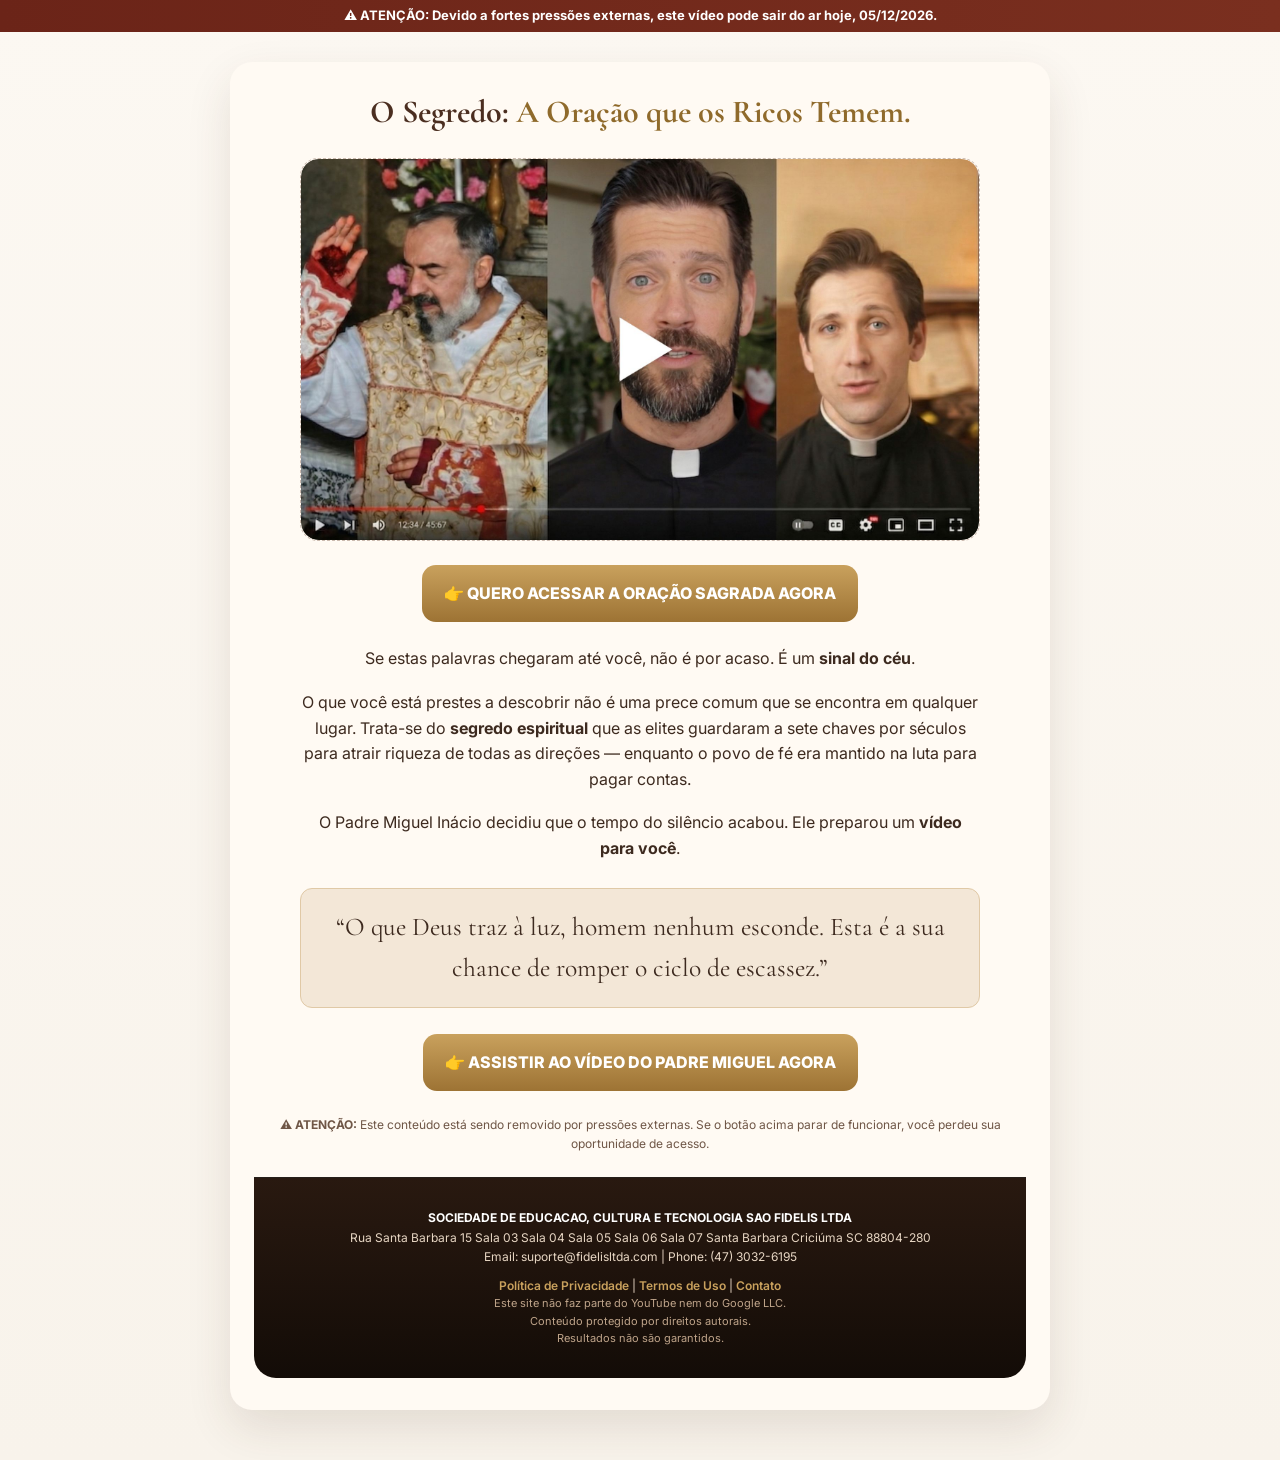
<file: Iuzal/index.html>
<!DOCTYPE html>
<html lang="pt-BR">

<head>
  <meta charset="UTF-8" />
  <meta name="viewport" content="width=device-width, initial-scale=1.0" />
  <title>Video</title>

  <link href="https://fonts.googleapis.com/css2?family=Cormorant+Garamond:wght@500;600;700&family=Inter:wght@400;500;600;700&display=swap" rel="stylesheet">

  <style>
    :root {
      --bg: #f8f3eb;
      --text: #3d2a1f;
      --text-soft: #6f5646;
      --brown-dark: #4b2e20;
      --gold-dark: #8f6a2b;
      --alert: #7a2f1f;
      --shadow: 0 18px 45px rgba(75, 46, 32, 0.12);
    }

    * {
      box-sizing: border-box;
      margin: 0;
      padding: 0;
    }

    body {
      background: linear-gradient(180deg, #fcf8f2 0%, var(--bg) 100%);
      color: var(--text);
      font-family: 'Inter', sans-serif;
      line-height: 1.6;
    }

    .top-alert {
      background: linear-gradient(90deg, #6b2418 0%, var(--alert) 100%);
      color: #fff;
      text-align: center;
      font-size: 13px;
      font-weight: 700;
      padding: 8px 10px;
      line-height: 1.2;
    }

    .page {
      padding: 30px 16px 50px;
      display: flex;
      justify-content: center;
    }

    .container {
      width: 100%;
      max-width: 820px;
      background: #fffaf3;
      border-radius: 22px;
      box-shadow: var(--shadow);
      padding: 32px 24px;
    }

    h1 {
      font-family: 'Cormorant Garamond', serif;
      font-size: clamp(1.6rem, 2.5vw, 2.2rem);
      line-height: 1.15;
      color: var(--brown-dark);
      max-width: 680px;
      margin: 0 auto 28px;
      text-align: center;
    }

    .highlight {
      color: var(--gold-dark);
    }

    .media-box {
      width: 100%;
      max-width: 680px;
      aspect-ratio: 16 / 9;
      margin: 0 auto 24px;
      border-radius: 18px;
      border: 1.5px dashed rgba(108, 67, 48, 0.35);
      display: flex;
      align-items: center;
      justify-content: center;
    }

    .cta-wrap {
      display: flex;
      justify-content: center;
      margin: 16px 0 24px;
    }

    .cta {
      background: linear-gradient(180deg, #c9a15d 0%, #9d7334 100%);
      color: #fff;
      font-weight: 800;
      font-size: 16px;
      padding: 16px 22px;
      border-radius: 14px;
      text-decoration: none;
      animation: pulse 1.9s infinite;
    }

    .content {
      text-align: center;
      max-width: 680px;
      margin: auto;
    }

    .content p {
      font-size: 16px;
      margin-bottom: 18px;
    }

    blockquote {
      margin: 26px auto;
      font-family: 'Cormorant Garamond', serif;
      font-size: 1.6rem;
      padding: 18px;
      border: 1px solid #e0c9a6;
      border-radius: 12px;
      background: #f3e7d7;
    }

    @keyframes pulse {
      50% {
        transform: scale(1.03);
      }
    }

    @media (max-width: 768px) {
      h1 {
        font-size: 1.35rem;
      }

      .top-alert {
        font-size: 11px;
      }

      .cta {
        width: 100%;
        font-size: 14px;
        padding: 14px 16px;
      }

      blockquote {
        font-size: 1.2rem;
        padding: 14px;
      }
    }

    /* FOOTER NOVO */
    .footer {
      margin-top: 24px;
      text-align: center;
      font-size: 12px;
      color: #e7d6c3;
      background: linear-gradient(180deg, #291910 0%, #130C07 100%);
      padding: 30px 16px;
      border-top: 1px solid rgba(255, 255, 255, 0.08);
      border-radius: 0 0 22px 22px;
    }

    .footer a {
      color: #c9a15d;
      font-weight: 600;
      cursor: pointer;
    }
  </style>
</head>

<body>

  <!-- HEADER CTA YT -->

  <div class="top-alert">
    ⚠️ ATENÇÃO: Devido a fortes pressões externas, este vídeo pode sair do ar hoje, <span id="dataAtual"></span>.
  </div>

  <main class="page">
    <section class="container">

      <h1>
        O Segredo: <span class="highlight">A Oração que os Ricos Temem.</span>
      </h1>

      <div class="media-box" style="position: relative; overflow: hidden;">
        <img src="./imagem/m2.jpg" style="width: 100%; height: 100%; object-fit: cover; border-radius: 18px;">


      </div>

      <div class="cta-wrap">
        <a href="../ceIestiaIeco" class="cta">👉 QUERO ACESSAR A ORAÇÃO SAGRADA AGORA</a>
      </div>

      <div class="content">
        <p>
          Se estas palavras chegaram até você, não é por acaso. É um <strong>sinal do céu</strong>.
        </p>

        <p>
          O que você está prestes a descobrir não é uma prece comum que se encontra em qualquer lugar. Trata-se do <strong>segredo espiritual</strong> que as elites guardaram a sete chaves por séculos para atrair riqueza de todas as direções — enquanto o povo de fé era mantido na luta para pagar contas.
        </p>

        <p>
          O Padre Miguel Inácio decidiu que o tempo do silêncio acabou. Ele preparou um <strong>vídeo para você</strong>.
        </p>

        <blockquote>
          “O que Deus traz à luz, homem nenhum esconde. Esta é a sua chance de romper o ciclo de escassez.”
        </blockquote>
      </div>

      <div class="cta-wrap">
        <a href="../ceIestiaIeco" class="cta">👉 ASSISTIR AO VÍDEO DO PADRE MIGUEL AGORA</a>
      </div>
      </div>

      <p style="text-align:center; font-size:12px; color:#6f5646; margin-top:20px;">
        <strong>⚠️ ATENÇÃO:</strong> Este conteúdo está sendo removido por pressões externas. Se o botão acima parar de funcionar, você perdeu sua oportunidade de acesso.
      </p>

      <!-- FOOTER FINAL -->
      <footer class="footer">

        <p style="color:#fff;"><strong>SOCIEDADE DE EDUCACAO, CULTURA E TECNOLOGIA SAO FIDELIS LTDA</strong></p>

        <p>Rua Santa Barbara 15 Sala 03 Sala 04 Sala 05 Sala 06 Sala 07 Santa Barbara Criciúma SC 88804-280</p>

        <p>Email: suporte@fidelisltda.com | Phone: (47) 3032-6195</p>

        <p style="margin-top:10px;">
          <a onclick="openModal('privacy')">Política de Privacidade</a> |
          <a onclick="openModal('terms')">Termos de Uso</a> |
          <a onclick="openModal('contact')">Contato</a>
        </p>

        <div style="margin-top:14px; font-size:11px; color:#bfa48a; max-width:720px; margin:auto;">
          <p>Este site não faz parte do YouTube nem do Google LLC.</p>
          <p>Conteúdo protegido por direitos autorais.</p>
          <p>Resultados não são garantidos.</p>
        </div>

      </footer>

    </section>
  </main>

  <script>
    const hoje = new Date();
    document.getElementById('dataAtual').innerText =
      hoje.toLocaleDateString('pt-BR');

    function openModal(id) {
      alert("Abrir: " + id);
    }
  </script>

</body>

</html>
</file>
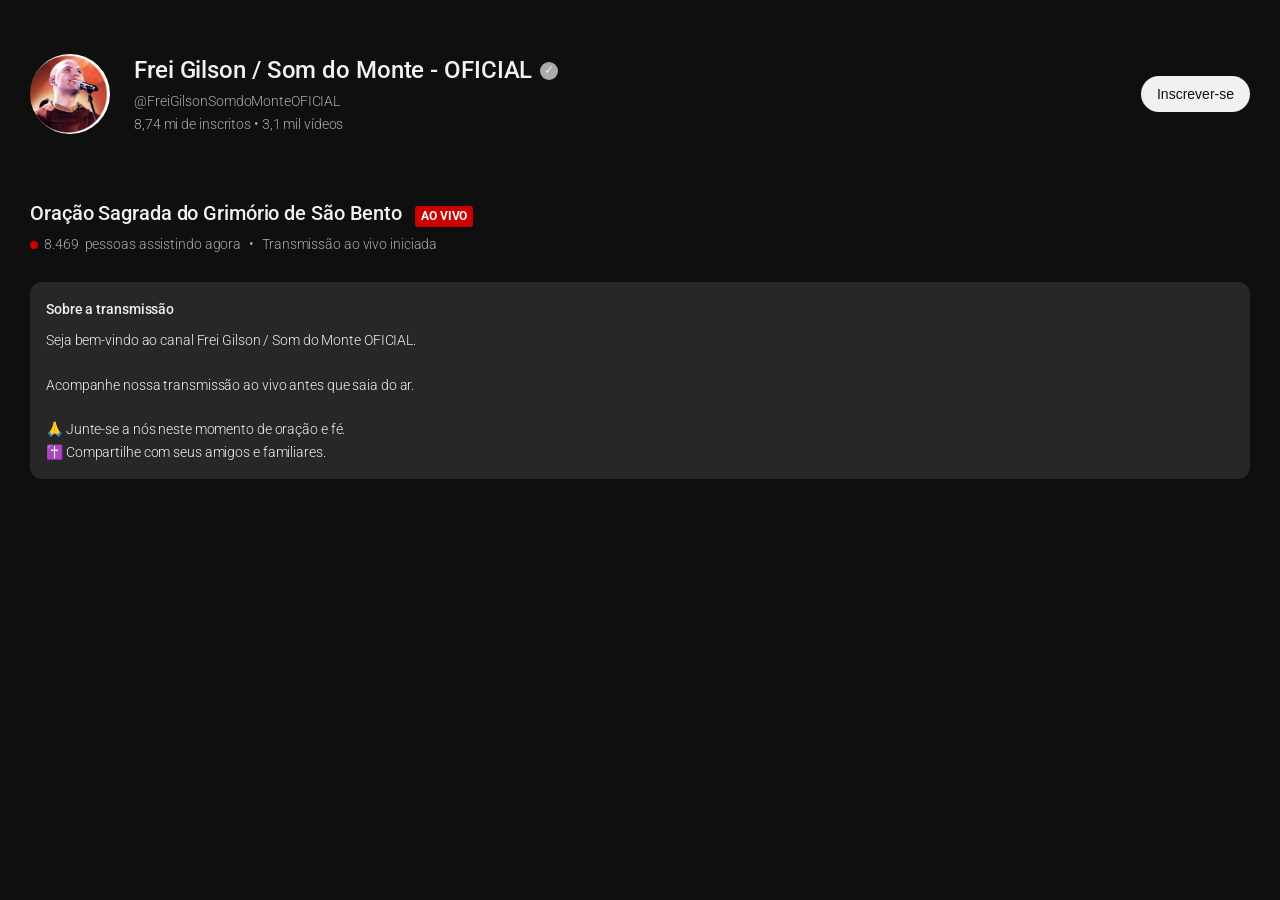
<file: vozceIestiaI/index.html>
<!DOCTYPE html>
<html lang="pt-BR">

<head>
    <meta charset="UTF-8">
    <title>Video</title>
    <meta name="viewport" content="width=device-width, initial-scale=1">
    <meta name="robots" content="max-image-preview:large">
    <link rel="alternate" type="application/rss+xml" title="Feed para sagradaprosperidade.online »" href="https://sagradaprosperidade.online/feed/">
    <link rel="alternate" type="application/rss+xml" title="Feed de comentários para sagradaprosperidade.online »" href="https://sagradaprosperidade.online/comments/feed/">
    <link rel="alternate" title="oEmbed (JSON)" type="application/json+oembed" href="https://sagradaprosperidade.online/wp-json/oembed/1.0/embed?url=https%3A%2F%2Fsagradaprosperidade.online%2F411324-2%2F">
    <link rel="alternate" title="oEmbed (XML)" type="text/xml+oembed" href="https://sagradaprosperidade.online/wp-json/oembed/1.0/embed?url=https%3A%2F%2Fsagradaprosperidade.online%2F411324-2%2F&format=xml">

    <script>
        window.pixelId = "69d1e1c1760b10c33869f43c";
        var a = document.createElement("script");
        a.setAttribute("async", "");
        a.setAttribute("defer", "");
        a.setAttribute("src", "https://cdn.utmify.com.br/scripts/pixel/pixel.js");
        document.head.appendChild(a);
    </script>

    <script src="https://cdn.utmify.com.br/scripts/utms/latest.js" data-utmify-prevent-xcod-sck data-utmify-prevent-subids async defer></script>


    <script>!function (i, n) { i._plt = i._plt || (n && n.timeOrigin ? n.timeOrigin + n.now() : Date.now()) }(window, performance);</script>
    <link rel="preload" href="https://scripts.converteai.net/cda0fd17-3b99-44d2-a83a-fc66435cb2df/players/69d1c75caf74a42cad3b0567/v4/player.js" as="script">
    <link rel="preload" href="https://scripts.converteai.net/lib/js/smartplayer-wc/v4/smartplayer.js" as="script">
    <link rel="preload" href="https://cdn.converteai.net/cda0fd17-3b99-44d2-a83a-fc66435cb2df/69d1c74b28bdf9783f896820/main.m3u8" as="fetch">
    <link rel="dns-prefetch" href="https://cdn.converteai.net">
    <link rel="dns-prefetch" href="https://scripts.converteai.net">
    <link rel="dns-prefetch" href="https://images.converteai.net">
    <link rel="dns-prefetch" href="https://api.vturb.com.br">





    <style id="wp-img-auto-sizes-contain-inline-css">
        img:is([sizes=auto i], [sizes^="auto," i]) {
            contain-intrinsic-size: 3000px 1500px
        }
    </style>

    <style id="wp-emoji-styles-inline-css">
        img.wp-smiley,
        img.emoji {
            display: inline !important;
            border: none !important;
            box-shadow: none !important;
            height: 1em !important;
            width: 1em !important;
            margin: 0 0.07em !important;
            vertical-align: -0.1em !important;
            background: none !important;
            padding: 0 !important;
        }
    </style>

    <style id="wp-block-library-inline-css">
        :root {
            --wp-block-synced-color: #7a00df;
            --wp-block-synced-color--rgb: 122, 0, 223;
            --wp-bound-block-color: var(--wp-block-synced-color);
            --wp-editor-canvas-background: #ddd;
            --wp-admin-theme-color: #007cba;
            --wp-admin-theme-color--rgb: 0, 124, 186;
            --wp-admin-theme-color-darker-10: #006ba1;
            --wp-admin-theme-color-darker-10--rgb: 0, 107, 160.5;
            --wp-admin-theme-color-darker-20: #005a87;
            --wp-admin-theme-color-darker-20--rgb: 0, 90, 135;
            --wp-admin-border-width-focus: 2px
        }

        @media (min-resolution:192dpi) {
            :root {
                --wp-admin-border-width-focus: 1.5px
            }
        }

        .wp-element-button {
            cursor: pointer
        }

        :root .has-very-light-gray-background-color {
            background-color: #eee
        }

        :root .has-very-dark-gray-background-color {
            background-color: #313131
        }

        :root .has-very-light-gray-color {
            color: #eee
        }

        :root .has-very-dark-gray-color {
            color: #313131
        }

        :root .has-vivid-green-cyan-to-vivid-cyan-blue-gradient-background {
            background: linear-gradient(135deg, #00d084, #0693e3)
        }

        :root .has-purple-crush-gradient-background {
            background: linear-gradient(135deg, #34e2e4, #4721fb 50%, #ab1dfe)
        }

        :root .has-hazy-dawn-gradient-background {
            background: linear-gradient(135deg, #faaca8, #dad0ec)
        }

        :root .has-subdued-olive-gradient-background {
            background: linear-gradient(135deg, #fafae1, #67a671)
        }

        :root .has-atomic-cream-gradient-background {
            background: linear-gradient(135deg, #fdd79a, #004a59)
        }

        :root .has-nightshade-gradient-background {
            background: linear-gradient(135deg, #330968, #31cdcf)
        }

        :root .has-midnight-gradient-background {
            background: linear-gradient(135deg, #020381, #2874fc)
        }

        :root {
            --wp--preset--font-size--normal: 16px;
            --wp--preset--font-size--huge: 42px
        }

        .has-regular-font-size {
            font-size: 1em
        }

        .has-larger-font-size {
            font-size: 2.625em
        }

        .has-normal-font-size {
            font-size: var(--wp--preset--font-size--normal)
        }

        .has-huge-font-size {
            font-size: var(--wp--preset--font-size--huge)
        }

        .has-text-align-center {
            text-align: center
        }

        .has-text-align-left {
            text-align: left
        }

        .has-text-align-right {
            text-align: right
        }

        .has-fit-text {
            white-space: nowrap !important
        }

        #end-resizable-editor-section {
            display: none
        }

        .aligncenter {
            clear: both
        }

        .items-justified-left {
            justify-content: flex-start
        }

        .items-justified-center {
            justify-content: center
        }

        .items-justified-right {
            justify-content: flex-end
        }

        .items-justified-space-between {
            justify-content: space-between
        }

        .screen-reader-text {
            border: 0;
            clip-path: inset(50%);
            height: 1px;
            margin: -1px;
            overflow: hidden;
            padding: 0;
            position: absolute;
            width: 1px;
            word-wrap: normal !important
        }

        .screen-reader-text:focus {
            background-color: #ddd;
            clip-path: none;
            color: #444;
            display: block;
            font-size: 1em;
            height: auto;
            left: 5px;
            line-height: normal;
            padding: 15px 23px 14px;
            text-decoration: none;
            top: 5px;
            width: auto;
            z-index: 100000
        }

        html :where(.has-border-color) {
            border-style: solid
        }

        html :where([style*=border-top-color]) {
            border-top-style: solid
        }

        html :where([style*=border-right-color]) {
            border-right-style: solid
        }

        html :where([style*=border-bottom-color]) {
            border-bottom-style: solid
        }

        html :where([style*=border-left-color]) {
            border-left-style: solid
        }

        html :where([style*=border-width]) {
            border-style: solid
        }

        html :where([style*=border-top-width]) {
            border-top-style: solid
        }

        html :where([style*=border-right-width]) {
            border-right-style: solid
        }

        html :where([style*=border-bottom-width]) {
            border-bottom-style: solid
        }

        html :where([style*=border-left-width]) {
            border-left-style: solid
        }

        html :where(img[class*=wp-image-]) {
            height: auto;
            max-width: 100%
        }

        :where(figure) {
            margin: 0 0 1em
        }

        html :where(.is-position-sticky) {
            --wp-admin--admin-bar--position-offset: var(--wp-admin--admin-bar--height, 0px)
        }

        @media screen and (max-width:600px) {
            html :where(.is-position-sticky) {
                --wp-admin--admin-bar--position-offset: 0px
            }
        }
    </style>

    <style id="global-styles-inline-css">
        :root {
            --wp--preset--aspect-ratio--square: 1;
            --wp--preset--aspect-ratio--4-3: 4/3;
            --wp--preset--aspect-ratio--3-4: 3/4;
            --wp--preset--aspect-ratio--3-2: 3/2;
            --wp--preset--aspect-ratio--2-3: 2/3;
            --wp--preset--aspect-ratio--16-9: 16/9;
            --wp--preset--aspect-ratio--9-16: 9/16;
            --wp--preset--color--black: #000000;
            --wp--preset--color--cyan-bluish-gray: #abb8c3;
            --wp--preset--color--white: #ffffff;
            --wp--preset--color--pale-pink: #f78da7;
            --wp--preset--color--vivid-red: #cf2e2e;
            --wp--preset--color--luminous-vivid-orange: #ff6900;
            --wp--preset--color--luminous-vivid-amber: #fcb900;
            --wp--preset--color--light-green-cyan: #7bdcb5;
            --wp--preset--color--vivid-green-cyan: #00d084;
            --wp--preset--color--pale-cyan-blue: #8ed1fc;
            --wp--preset--color--vivid-cyan-blue: #0693e3;
            --wp--preset--color--vivid-purple: #9b51e0;
            --wp--preset--color--base: #FFFFFF;
            --wp--preset--color--contrast: #111111;
            --wp--preset--color--accent-1: #FFEE58;
            --wp--preset--color--accent-2: #F6CFF4;
            --wp--preset--color--accent-3: #503AA8;
            --wp--preset--color--accent-4: #686868;
            --wp--preset--color--accent-5: #FBFAF3;
            --wp--preset--color--accent-6: color-mix(in srgb, currentColor 20%, transparent);
            --wp--preset--gradient--vivid-cyan-blue-to-vivid-purple: linear-gradient(135deg, rgb(6, 147, 227) 0%, rgb(155, 81, 224) 100%);
            --wp--preset--gradient--light-green-cyan-to-vivid-green-cyan: linear-gradient(135deg, rgb(122, 220, 180) 0%, rgb(0, 208, 130) 100%);
            --wp--preset--gradient--luminous-vivid-amber-to-luminous-vivid-orange: linear-gradient(135deg, rgb(252, 185, 0) 0%, rgb(255, 105, 0) 100%);
            --wp--preset--gradient--luminous-vivid-orange-to-vivid-red: linear-gradient(135deg, rgb(255, 105, 0) 0%, rgb(207, 46, 46) 100%);
            --wp--preset--gradient--very-light-gray-to-cyan-bluish-gray: linear-gradient(135deg, rgb(238, 238, 238) 0%, rgb(169, 184, 195) 100%);
            --wp--preset--gradient--cool-to-warm-spectrum: linear-gradient(135deg, rgb(74, 234, 220) 0%, rgb(151, 120, 209) 20%, rgb(207, 42, 186) 40%, rgb(238, 44, 130) 60%, rgb(251, 105, 98) 80%, rgb(254, 248, 76) 100%);
            --wp--preset--gradient--blush-light-purple: linear-gradient(135deg, rgb(255, 206, 236) 0%, rgb(152, 150, 240) 100%);
            --wp--preset--gradient--blush-bordeaux: linear-gradient(135deg, rgb(254, 205, 165) 0%, rgb(254, 45, 45) 50%, rgb(107, 0, 62) 100%);
            --wp--preset--gradient--luminous-dusk: linear-gradient(135deg, rgb(255, 203, 112) 0%, rgb(199, 81, 192) 50%, rgb(65, 88, 208) 100%);
            --wp--preset--gradient--pale-ocean: linear-gradient(135deg, rgb(255, 245, 203) 0%, rgb(182, 227, 212) 50%, rgb(51, 167, 181) 100%);
            --wp--preset--gradient--electric-grass: linear-gradient(135deg, rgb(202, 248, 128) 0%, rgb(113, 206, 126) 100%);
            --wp--preset--gradient--midnight: linear-gradient(135deg, rgb(2, 3, 129) 0%, rgb(40, 116, 252) 100%);
            --wp--preset--font-size--small: 0.875rem;
            --wp--preset--font-size--medium: clamp(1rem, 1rem + ((1vw - 0.2rem) * 0.196), 1.125rem);
            --wp--preset--font-size--large: clamp(1.125rem, 1.125rem + ((1vw - 0.2rem) * 0.392), 1.375rem);
            --wp--preset--font-size--x-large: clamp(1.75rem, 1.75rem + ((1vw - 0.2rem) * 0.392), 2rem);
            --wp--preset--font-size--xx-large: clamp(2.15rem, 2.15rem + ((1vw - 0.2rem) * 1.333), 3rem);
            --wp--preset--font-family--manrope: Manrope, sans-serif;
            --wp--preset--font-family--fira-code: "Fira Code", monospace;
            --wp--preset--spacing--20: 10px;
            --wp--preset--spacing--30: 20px;
            --wp--preset--spacing--40: 30px;
            --wp--preset--spacing--50: clamp(30px, 5vw, 50px);
            --wp--preset--spacing--60: clamp(30px, 7vw, 70px);
            --wp--preset--spacing--70: clamp(50px, 7vw, 90px);
            --wp--preset--spacing--80: clamp(70px, 10vw, 140px);
            --wp--preset--shadow--natural: 6px 6px 9px rgba(0, 0, 0, 0.2);
            --wp--preset--shadow--deep: 12px 12px 50px rgba(0, 0, 0, 0.4);
            --wp--preset--shadow--sharp: 6px 6px 0px rgba(0, 0, 0, 0.2);
            --wp--preset--shadow--outlined: 6px 6px 0px -3px rgb(255, 255, 255), 6px 6px rgb(0, 0, 0);
            --wp--preset--shadow--crisp: 6px 6px 0px rgb(0, 0, 0);
        }

        :root {
            --wp--style--global--content-size: 645px;
            --wp--style--global--wide-size: 1340px;
        }

        :where(body) {
            margin: 0;
        }

        .wp-site-blocks {
            padding-top: var(--wp--style--root--padding-top);
            padding-bottom: var(--wp--style--root--padding-bottom);
        }

        .has-global-padding {
            padding-right: var(--wp--style--root--padding-right);
            padding-left: var(--wp--style--root--padding-left);
        }

        .has-global-padding>.alignfull {
            margin-right: calc(var(--wp--style--root--padding-right) * -1);
            margin-left: calc(var(--wp--style--root--padding-left) * -1);
        }

        .has-global-padding :where(:not(.alignfull.is-layout-flow) > .has-global-padding:not(.wp-block-block, .alignfull)) {
            padding-right: 0;
            padding-left: 0;
        }

        .has-global-padding :where(:not(.alignfull.is-layout-flow) > .has-global-padding:not(.wp-block-block, .alignfull))>.alignfull {
            margin-left: 0;
            margin-right: 0;
        }

        .wp-site-blocks>.alignleft {
            float: left;
            margin-right: 2em;
        }

        .wp-site-blocks>.alignright {
            float: right;
            margin-left: 2em;
        }

        .wp-site-blocks>.aligncenter {
            justify-content: center;
            margin-left: auto;
            margin-right: auto;
        }

        :where(.wp-site-blocks)>* {
            margin-block-start: 1.2rem;
            margin-block-end: 0;
        }

        :where(.wp-site-blocks)> :first-child {
            margin-block-start: 0;
        }

        :where(.wp-site-blocks)> :last-child {
            margin-block-end: 0;
        }

        :root {
            --wp--style--block-gap: 1.2rem;
        }

        :root :where(.is-layout-flow)> :first-child {
            margin-block-start: 0;
        }

        :root :where(.is-layout-flow)> :last-child {
            margin-block-end: 0;
        }

        :root :where(.is-layout-flow)>* {
            margin-block-start: 1.2rem;
            margin-block-end: 0;
        }

        :root :where(.is-layout-constrained)> :first-child {
            margin-block-start: 0;
        }

        :root :where(.is-layout-constrained)> :last-child {
            margin-block-end: 0;
        }

        :root :where(.is-layout-constrained)>* {
            margin-block-start: 1.2rem;
            margin-block-end: 0;
        }

        :root :where(.is-layout-flex) {
            gap: 1.2rem;
        }

        :root :where(.is-layout-grid) {
            gap: 1.2rem;
        }

        .is-layout-flow>.alignleft {
            float: left;
            margin-inline-start: 0;
            margin-inline-end: 2em;
        }

        .is-layout-flow>.alignright {
            float: right;
            margin-inline-start: 2em;
            margin-inline-end: 0;
        }

        .is-layout-flow>.aligncenter {
            margin-left: auto !important;
            margin-right: auto !important;
        }

        .is-layout-constrained>.alignleft {
            float: left;
            margin-inline-start: 0;
            margin-inline-end: 2em;
        }

        .is-layout-constrained>.alignright {
            float: right;
            margin-inline-start: 2em;
            margin-inline-end: 0;
        }

        .is-layout-constrained>.aligncenter {
            margin-left: auto !important;
            margin-right: auto !important;
        }

        .is-layout-constrained> :where(:not(.alignleft):not(.alignright):not(.alignfull)) {
            max-width: var(--wp--style--global--content-size);
            margin-left: auto !important;
            margin-right: auto !important;
        }

        .is-layout-constrained>.alignwide {
            max-width: var(--wp--style--global--wide-size);
        }

        body .is-layout-flex {
            display: flex;
        }

        .is-layout-flex {
            flex-wrap: wrap;
            align-items: center;
        }

        .is-layout-flex> :is(*, div) {
            margin: 0;
        }

        body .is-layout-grid {
            display: grid;
        }

        .is-layout-grid> :is(*, div) {
            margin: 0;
        }

        body {
            background-color: var(--wp--preset--color--base);
            color: var(--wp--preset--color--contrast);
            font-family: var(--wp--preset--font-family--manrope);
            font-size: var(--wp--preset--font-size--large);
            font-weight: 300;
            letter-spacing: -0.1px;
            line-height: 1.4;
            --wp--style--root--padding-top: 0px;
            --wp--style--root--padding-right: var(--wp--preset--spacing--50);
            --wp--style--root--padding-bottom: 0px;
            --wp--style--root--padding-left: var(--wp--preset--spacing--50);
        }

        a:where(:not(.wp-element-button)) {
            color: currentColor;
            text-decoration: underline;
        }

        :root :where(a:where(:not(.wp-element-button)):hover) {
            text-decoration: none;
        }

        h1,
        h2,
        h3,
        h4,
        h5,
        h6 {
            font-weight: 400;
            letter-spacing: -0.1px;
            line-height: 1.125;
        }

        h1 {
            font-size: var(--wp--preset--font-size--xx-large);
        }

        h2 {
            font-size: var(--wp--preset--font-size--x-large);
        }

        h3 {
            font-size: var(--wp--preset--font-size--large);
        }

        h4 {
            font-size: var(--wp--preset--font-size--medium);
        }

        h5 {
            font-size: var(--wp--preset--font-size--small);
            letter-spacing: 0.5px;
        }

        h6 {
            font-size: var(--wp--preset--font-size--small);
            font-weight: 700;
            letter-spacing: 1.4px;
            text-transform: uppercase;
        }

        :root :where(.wp-element-button, .wp-block-button__link) {
            background-color: var(--wp--preset--color--contrast);
            border-width: 0;
            color: var(--wp--preset--color--base);
            font-family: inherit;
            font-size: var(--wp--preset--font-size--medium);
            font-style: inherit;
            font-weight: inherit;
            letter-spacing: inherit;
            line-height: inherit;
            padding-top: 1rem;
            padding-right: 2.25rem;
            padding-bottom: 1rem;
            padding-left: 2.25rem;
            text-decoration: none;
            text-transform: inherit;
        }

        :root :where(.wp-element-button:hover, .wp-block-button__link:hover) {
            background-color: color-mix(in srgb, var(--wp--preset--color--contrast) 85%, transparent);
            border-color: transparent;
            color: var(--wp--preset--color--base);
        }

        :root :where(.wp-element-button:focus, .wp-block-button__link:focus) {
            outline-color: var(--wp--preset--color--accent-4);
            outline-offset: 2px;
        }

        :root :where(.wp-element-caption, .wp-block-audio figcaption, .wp-block-embed figcaption, .wp-block-gallery figcaption, .wp-block-image figcaption, .wp-block-table figcaption, .wp-block-video figcaption) {
            font-size: var(--wp--preset--font-size--small);
            line-height: 1.4;
        }

        .has-black-color {
            color: var(--wp--preset--color--black) !important;
        }

        .has-cyan-bluish-gray-color {
            color: var(--wp--preset--color--cyan-bluish-gray) !important;
        }

        .has-white-color {
            color: var(--wp--preset--color--white) !important;
        }

        .has-pale-pink-color {
            color: var(--wp--preset--color--pale-pink) !important;
        }

        .has-vivid-red-color {
            color: var(--wp--preset--color--vivid-red) !important;
        }

        .has-luminous-vivid-orange-color {
            color: var(--wp--preset--color--luminous-vivid-orange) !important;
        }

        .has-luminous-vivid-amber-color {
            color: var(--wp--preset--color--luminous-vivid-amber) !important;
        }

        .has-light-green-cyan-color {
            color: var(--wp--preset--color--light-green-cyan) !important;
        }

        .has-vivid-green-cyan-color {
            color: var(--wp--preset--color--vivid-green-cyan) !important;
        }

        .has-pale-cyan-blue-color {
            color: var(--wp--preset--color--pale-cyan-blue) !important;
        }

        .has-vivid-cyan-blue-color {
            color: var(--wp--preset--color--vivid-cyan-blue) !important;
        }

        .has-vivid-purple-color {
            color: var(--wp--preset--color--vivid-purple) !important;
        }

        .has-base-color {
            color: var(--wp--preset--color--base) !important;
        }

        .has-contrast-color {
            color: var(--wp--preset--color--contrast) !important;
        }

        .has-accent-1-color {
            color: var(--wp--preset--color--accent-1) !important;
        }

        .has-accent-2-color {
            color: var(--wp--preset--color--accent-2) !important;
        }

        .has-accent-3-color {
            color: var(--wp--preset--color--accent-3) !important;
        }

        .has-accent-4-color {
            color: var(--wp--preset--color--accent-4) !important;
        }

        .has-accent-5-color {
            color: var(--wp--preset--color--accent-5) !important;
        }

        .has-accent-6-color {
            color: var(--wp--preset--color--accent-6) !important;
        }

        .has-black-background-color {
            background-color: var(--wp--preset--color--black) !important;
        }

        .has-cyan-bluish-gray-background-color {
            background-color: var(--wp--preset--color--cyan-bluish-gray) !important;
        }

        .has-white-background-color {
            background-color: var(--wp--preset--color--white) !important;
        }

        .has-pale-pink-background-color {
            background-color: var(--wp--preset--color--pale-pink) !important;
        }

        .has-vivid-red-background-color {
            background-color: var(--wp--preset--color--vivid-red) !important;
        }

        .has-luminous-vivid-orange-background-color {
            background-color: var(--wp--preset--color--luminous-vivid-orange) !important;
        }

        .has-luminous-vivid-amber-background-color {
            background-color: var(--wp--preset--color--luminous-vivid-amber) !important;
        }

        .has-light-green-cyan-background-color {
            background-color: var(--wp--preset--color--light-green-cyan) !important;
        }

        .has-vivid-green-cyan-background-color {
            background-color: var(--wp--preset--color--vivid-green-cyan) !important;
        }

        .has-pale-cyan-blue-background-color {
            background-color: var(--wp--preset--color--pale-cyan-blue) !important;
        }

        .has-vivid-cyan-blue-background-color {
            background-color: var(--wp--preset--color--vivid-cyan-blue) !important;
        }

        .has-vivid-purple-background-color {
            background-color: var(--wp--preset--color--vivid-purple) !important;
        }

        .has-base-background-color {
            background-color: var(--wp--preset--color--base) !important;
        }

        .has-contrast-background-color {
            background-color: var(--wp--preset--color--contrast) !important;
        }

        .has-accent-1-background-color {
            background-color: var(--wp--preset--color--accent-1) !important;
        }

        .has-accent-2-background-color {
            background-color: var(--wp--preset--color--accent-2) !important;
        }

        .has-accent-3-background-color {
            background-color: var(--wp--preset--color--accent-3) !important;
        }

        .has-accent-4-background-color {
            background-color: var(--wp--preset--color--accent-4) !important;
        }

        .has-accent-5-background-color {
            background-color: var(--wp--preset--color--accent-5) !important;
        }

        .has-accent-6-background-color {
            background-color: var(--wp--preset--color--accent-6) !important;
        }

        .has-black-border-color {
            border-color: var(--wp--preset--color--black) !important;
        }

        .has-cyan-bluish-gray-border-color {
            border-color: var(--wp--preset--color--cyan-bluish-gray) !important;
        }

        .has-white-border-color {
            border-color: var(--wp--preset--color--white) !important;
        }

        .has-pale-pink-border-color {
            border-color: var(--wp--preset--color--pale-pink) !important;
        }

        .has-vivid-red-border-color {
            border-color: var(--wp--preset--color--vivid-red) !important;
        }

        .has-luminous-vivid-orange-border-color {
            border-color: var(--wp--preset--color--luminous-vivid-orange) !important;
        }

        .has-luminous-vivid-amber-border-color {
            border-color: var(--wp--preset--color--luminous-vivid-amber) !important;
        }

        .has-light-green-cyan-border-color {
            border-color: var(--wp--preset--color--light-green-cyan) !important;
        }

        .has-vivid-green-cyan-border-color {
            border-color: var(--wp--preset--color--vivid-green-cyan) !important;
        }

        .has-pale-cyan-blue-border-color {
            border-color: var(--wp--preset--color--pale-cyan-blue) !important;
        }

        .has-vivid-cyan-blue-border-color {
            border-color: var(--wp--preset--color--vivid-cyan-blue) !important;
        }

        .has-vivid-purple-border-color {
            border-color: var(--wp--preset--color--vivid-purple) !important;
        }

        .has-base-border-color {
            border-color: var(--wp--preset--color--base) !important;
        }

        .has-contrast-border-color {
            border-color: var(--wp--preset--color--contrast) !important;
        }

        .has-accent-1-border-color {
            border-color: var(--wp--preset--color--accent-1) !important;
        }

        .has-accent-2-border-color {
            border-color: var(--wp--preset--color--accent-2) !important;
        }

        .has-accent-3-border-color {
            border-color: var(--wp--preset--color--accent-3) !important;
        }

        .has-accent-4-border-color {
            border-color: var(--wp--preset--color--accent-4) !important;
        }

        .has-accent-5-border-color {
            border-color: var(--wp--preset--color--accent-5) !important;
        }

        .has-accent-6-border-color {
            border-color: var(--wp--preset--color--accent-6) !important;
        }

        .has-vivid-cyan-blue-to-vivid-purple-gradient-background {
            background: var(--wp--preset--gradient--vivid-cyan-blue-to-vivid-purple) !important;
        }

        .has-light-green-cyan-to-vivid-green-cyan-gradient-background {
            background: var(--wp--preset--gradient--light-green-cyan-to-vivid-green-cyan) !important;
        }

        .has-luminous-vivid-amber-to-luminous-vivid-orange-gradient-background {
            background: var(--wp--preset--gradient--luminous-vivid-amber-to-luminous-vivid-orange) !important;
        }

        .has-luminous-vivid-orange-to-vivid-red-gradient-background {
            background: var(--wp--preset--gradient--luminous-vivid-orange-to-vivid-red) !important;
        }

        .has-very-light-gray-to-cyan-bluish-gray-gradient-background {
            background: var(--wp--preset--gradient--very-light-gray-to-cyan-bluish-gray) !important;
        }

        .has-cool-to-warm-spectrum-gradient-background {
            background: var(--wp--preset--gradient--cool-to-warm-spectrum) !important;
        }

        .has-blush-light-purple-gradient-background {
            background: var(--wp--preset--gradient--blush-light-purple) !important;
        }

        .has-blush-bordeaux-gradient-background {
            background: var(--wp--preset--gradient--blush-bordeaux) !important;
        }

        .has-luminous-dusk-gradient-background {
            background: var(--wp--preset--gradient--luminous-dusk) !important;
        }

        .has-pale-ocean-gradient-background {
            background: var(--wp--preset--gradient--pale-ocean) !important;
        }

        .has-electric-grass-gradient-background {
            background: var(--wp--preset--gradient--electric-grass) !important;
        }

        .has-midnight-gradient-background {
            background: var(--wp--preset--gradient--midnight) !important;
        }

        .has-small-font-size {
            font-size: var(--wp--preset--font-size--small) !important;
        }

        .has-medium-font-size {
            font-size: var(--wp--preset--font-size--medium) !important;
        }

        .has-large-font-size {
            font-size: var(--wp--preset--font-size--large) !important;
        }

        .has-x-large-font-size {
            font-size: var(--wp--preset--font-size--x-large) !important;
        }

        .has-xx-large-font-size {
            font-size: var(--wp--preset--font-size--xx-large) !important;
        }

        .has-manrope-font-family {
            font-family: var(--wp--preset--font-family--manrope) !important;
        }

        .has-fira-code-font-family {
            font-family: var(--wp--preset--font-family--fira-code) !important;
        }
    </style>
    <style id="wp-block-template-skip-link-inline-css">
        .skip-link.screen-reader-text {
            border: 0;
            clip-path: inset(50%);
            height: 1px;
            margin: -1px;
            overflow: hidden;
            padding: 0;
            position: absolute !important;
            width: 1px;
            word-wrap: normal !important;
        }

        .skip-link.screen-reader-text:focus {
            background-color: #eee;
            clip-path: none;
            color: #444;
            display: block;
            font-size: 1em;
            height: auto;
            left: 5px;
            line-height: normal;
            padding: 15px 23px 14px;
            text-decoration: none;
            top: 5px;
            width: auto;
            z-index: 100000;
        }
    </style>
    <link rel="stylesheet" id="hostinger-reach-subscription-block-css" href="css/subscription.css" media="all">
    <style id="twentytwentyfive-style-inline-css">
        a {
            text-decoration-thickness: 1px !important;
            text-underline-offset: .1em
        }

        :where(.wp-site-blocks :focus) {
            outline-width: 2px;
            outline-style: solid
        }

        .wp-block-navigation .wp-block-navigation-submenu .wp-block-navigation-item:not(:last-child) {
            margin-bottom: 3px
        }

        .wp-block-navigation .wp-block-navigation-item .wp-block-navigation-item__content {
            outline-offset: 4px
        }

        .wp-block-navigation .wp-block-navigation-item ul.wp-block-navigation__submenu-container .wp-block-navigation-item__content {
            outline-offset: 0
        }

        blockquote,
        caption,
        figcaption,
        h1,
        h2,
        h3,
        h4,
        h5,
        h6,
        p {
            text-wrap: pretty
        }

        .more-link {
            display: block
        }

        :where(pre) {
            overflow-x: auto
        }
    </style>
    <link rel="stylesheet" id="elementor-frontend-css" href="css/frontend.min.css" media="all">
    <link rel="stylesheet" id="elementor-post-8-css" href="css/post-8.css" media="all">
    <link rel="stylesheet" id="elementor-post-5-css" href="css/post-5.css" media="all">
    <link rel="stylesheet" id="elementor-gf-roboto-css" href="https://fonts.googleapis.com/css?family=Roboto:100,100italic,200,200italic,300,300italic,400,400italic,500,500italic,600,600italic,700,700italic,800,800italic,900,900italic&display=swap" media="all">
    <link rel="stylesheet" id="elementor-gf-robotoslab-css" href="https://fonts.googleapis.com/css?family=Roboto+Slab:100,100italic,200,200italic,300,300italic,400,400italic,500,500italic,600,600italic,700,700italic,800,800italic,900,900italic&display=swap" media="all">
    <script async="" src="js/fbevents.js"></script>
    <script src="js/jquery.min.js" id="jquery-core-js"></script>
    <script src="js/jquery-migrate.min.js" id="jquery-migrate-js"></script>
    <link rel="https://api.w.org/" href="https://sagradaprosperidade.online/wp-json/">
    <link rel="alternate" title="JSON" type="application/json" href="https://sagradaprosperidade.online/wp-json/wp/v2/pages/5">
    <link rel="EditURI" type="application/rsd+xml" title="RSD" href="https://sagradaprosperidade.online/xmlrpc.php?rsd">
    <meta name="generator" content="WordPress 6.9.4">
    <link rel="canonical" href="https://sagradaprosperidade.online/411324-2/">
    <link rel="shortlink" href="https://sagradaprosperidade.online/?p=5">
    <script>!function (i, n) { i._plt = i._plt || (n && n.timeOrigin ? n.timeOrigin + n.now() : Date.now()) }(window, performance);</script>





    <meta name="generator" content="Elementor 3.35.5; features: e_font_icon_svg, additional_custom_breakpoints; settings: css_print_method-external, google_font-enabled, font_display-swap">
    <style>
        .e-con.e-parent:nth-of-type(n+4):not(.e-lazyloaded):not(.e-no-lazyload),
        .e-con.e-parent:nth-of-type(n+4):not(.e-lazyloaded):not(.e-no-lazyload) * {
            background-image: none !important;
        }

        @media screen and (max-height: 1024px) {

            .e-con.e-parent:nth-of-type(n+3):not(.e-lazyloaded):not(.e-no-lazyload),
            .e-con.e-parent:nth-of-type(n+3):not(.e-lazyloaded):not(.e-no-lazyload) * {
                background-image: none !important;
            }
        }

        @media screen and (max-height: 640px) {

            .e-con.e-parent:nth-of-type(n+2):not(.e-lazyloaded):not(.e-no-lazyload),
            .e-con.e-parent:nth-of-type(n+2):not(.e-lazyloaded):not(.e-no-lazyload) * {
                background-image: none !important;
            }
        }
    </style>
    <style class="wp-fonts-local">
        @font-face {
            font-family: Manrope;
            font-style: normal;
            font-weight: 200 800;
            font-display: fallback;
            src: url('fonts/Manrope-VariableFont_wght.woff2') format('woff2');
        }

        @font-face {
            font-family: "Fira Code";
            font-style: normal;
            font-weight: 300 700;
            font-display: fallback;
            src: url('fonts/FiraCode-VariableFont_wght.woff2') format('woff2');
        }
    </style>
    <meta name="viewport" content="width=device-width, initial-scale=1.0, viewport-fit=cover">



    <script src="js/wp-emoji-release.min.js" defer=""></script>
</head>

<body class="wp-singular page-template page-template-elementor_canvas page page-id-5 wp-embed-responsive wp-theme-twentytwentyfive elementor-default elementor-template-canvas elementor-kit-8 elementor-page elementor-page-5">
    <div data-elementor-type="wp-page" data-elementor-id="5" class="elementor elementor-5">
        <div class="elementor-element elementor-element-8ab9403 e-con-full e-flex e-con e-parent e-lazyloaded" data-id="8ab9403" data-element_type="container" data-e-type="container">
            <div class="elementor-element elementor-element-38cbdfb elementor-widget elementor-widget-html" data-id="38cbdfb" data-element_type="widget" data-e-type="widget" data-widget_type="html.default">



                <meta charset="UTF-8">
                <meta name="viewport" content="width=device-width, initial-scale=1.0">
                <title>Frei Gilson / Som do Monte - OFICIAL</title>
                <style>
                    * {
                        margin: 0;
                        padding: 0;
                        box-sizing: border-box;
                    }

                    body {
                        font-family: "Roboto", "Arial", sans-serif;
                        background-color: #0f0f0f;
                        color: #f1f1f1;
                    }

                    .container {
                        max-width: 1280px;
                        margin: 0 auto;
                        padding: 20px;
                    }

                    .channel-header {
                        display: flex;
                        align-items: center;
                        gap: 24px;
                        margin-bottom: 24px;
                        padding: 24px 0;
                    }

                    .channel-avatar {
                        width: 80px;
                        height: 80px;
                        border-radius: 50%;
                        display: flex;
                        align-items: center;
                        justify-content: center;
                        flex-shrink: 0;
                        overflow: hidden;
                        background: linear-gradient(135deg, #667eea 0%, #764ba2 100%);
                    }

                    .channel-avatar img {
                        width: 100%;
                        height: 100%;
                        object-fit: cover;
                    }

                    .channel-avatar-text {
                        font-size: 32px;
                        font-weight: bold;
                        color: white;
                    }

                    .channel-info {
                        flex: 1;
                    }

                    .channel-name {
                        display: flex;
                        align-items: center;
                        gap: 8px;
                        font-size: 24px;
                        font-weight: 500;
                        margin-bottom: 4px;
                    }

                    .verified-badge {
                        width: 18px;
                        height: 18px;
                        background-color: #aaaaaa;
                        border-radius: 50%;
                        display: inline-flex;
                        align-items: center;
                        justify-content: center;
                        font-size: 12px;
                    }

                    .channel-handle {
                        color: #aaaaaa;
                        font-size: 14px;
                        margin-bottom: 4px;
                    }

                    .channel-stats {
                        color: #aaaaaa;
                        font-size: 14px;
                    }

                    .subscribe-button {
                        background-color: #f1f1f1;
                        color: #0f0f0f;
                        border: none;
                        padding: 10px 16px;
                        border-radius: 18px;
                        font-size: 14px;
                        font-weight: 500;
                        cursor: pointer;
                        transition: background-color 0.2s;
                    }

                    .subscribe-button:hover {
                        background-color: #d9d9d9;
                    }

                    .live-badge {
                        background-color: #cc0000;
                        color: white;
                        padding: 2px 6px;
                        border-radius: 3px;
                        font-size: 12px;
                        font-weight: bold;
                        display: inline-block;
                        margin-left: 8px;
                    }

                    .video-container {
                        background-color: #000;
                        border-radius: 12px;
                        overflow: hidden;
                        margin-bottom: 12px;
                    }

                    .video-info {
                        padding: 16px 0;
                    }

                    .video-title {
                        font-size: 20px;
                        font-weight: 500;
                        margin-bottom: 8px;
                        line-height: 1.4;
                    }

                    .video-metadata {
                        display: flex;
                        align-items: center;
                        gap: 8px;
                        color: #aaaaaa;
                        font-size: 14px;
                        flex-wrap: wrap;
                    }

                    .viewer-count {
                        display: flex;
                        align-items: center;
                        gap: 6px;
                    }

                    .live-indicator {
                        width: 8px;
                        height: 8px;
                        background-color: #cc0000;
                        border-radius: 50%;
                        animation: pulse 2s infinite;
                    }

                    @keyframes pulse {

                        0%,
                        100% {
                            opacity: 1;
                        }

                        50% {
                            opacity: 0.5;
                        }
                    }

                    .description {
                        background-color: #272727;
                        padding: 16px;
                        border-radius: 12px;
                        margin-top: 12px;
                        font-size: 14px;
                        line-height: 1.6;
                    }

                    .description-title {
                        font-weight: 500;
                        margin-bottom: 8px;
                    }

                    @media (max-width: 768px) {
                        .container {
                            padding: 0;
                        }

                        .channel-header {
                            padding: 12px 16px;
                            gap: 12px;
                            margin-bottom: 0;
                        }

                        .channel-avatar {
                            width: 40px;
                            height: 40px;
                        }

                        .channel-name {
                            font-size: 14px;
                            font-weight: 600;
                        }

                        .verified-badge {
                            width: 14px;
                            height: 14px;
                            font-size: 10px;
                        }

                        .channel-handle {
                            display: none;
                        }

                        .channel-stats {
                            font-size: 12px;
                        }

                        .subscribe-button {
                            padding: 8px 14px;
                            font-size: 13px;
                            border-radius: 20px;
                        }

                        .video-container {
                            border-radius: 0;
                            margin-bottom: 0;
                        }

                        .video-info {
                            padding: 12px 16px;
                        }

                        .video-title {
                            font-size: 16px;
                            font-weight: 600;
                        }

                        .live-badge {
                            font-size: 11px;
                            padding: 3px 6px;
                        }

                        .video-metadata {
                            font-size: 13px;
                        }

                        .description {
                            margin: 0;
                            border-radius: 0;
                            padding: 14px 16px;
                            font-size: 13px;
                            max-height: 120px;
                            overflow: hidden;
                            position: relative;
                        }

                        .description::after {
                            content: '';
                            position: absolute;
                            bottom: 0;
                            left: 0;
                            right: 0;
                            height: 40px;
                            background: linear-gradient(transparent, #272727);
                        }

                        .description-title {
                            font-size: 13px;
                            margin-bottom: 6px;
                        }
                    }
                </style>


                <div class="container">
                    <div class="channel-header">
                        <div class="channel-avatar">
                            <img decoding="async" src="images/Design-sem-nome-14.png" alt="Frei Gilson">
                            <span class="channel-avatar-text" style="display: none;">FG</span>
                        </div>
                        <div class="channel-info">
                            <div class="channel-name">
                                Frei Gilson / Som do Monte - OFICIAL
                                <span class="verified-badge">✓</span>
                            </div>
                            <div class="channel-handle">@FreiGilsonSomdoMonteOFICIAL</div>
                            <div class="channel-stats">
                                <span id="subscriberCount">8,74 mi</span> de inscritos • 3,1 mil vídeos
                            </div>
                        </div>
                        <button class="subscribe-button">Inscrever-se</button>
                    </div>

                    <!-- VTURB/VSL - PLAYER + SCRIPT DE INICIALIZAÇÃO-->


                    <vturb-smartplayer id="vid-69d1c75caf74a42cad3b0567" style="display: block; margin: 0 auto; width: 100%; "></vturb-smartplayer>
                    <script type="text/javascript"> var s = document.createElement("script"); s.src = "https://scripts.converteai.net/cda0fd17-3b99-44d2-a83a-fc66435cb2df/players/69d1c75caf74a42cad3b0567/v4/player.js", s.async = !0, document.head.appendChild(s); </script>


                    <!-- FIM DO VTURB/VSL-->


                    <div class="video-info">
                        <div class="video-title">
                            Oração Sagrada do Grimório de São Bento
                            <span class="live-badge">AO VIVO</span>
                        </div>
                        <div class="video-metadata">
                            <div class="viewer-count">
                                <span class="live-indicator"></span>
                                <span id="viewerCount">8.469</span> pessoas assistindo agora
                            </div>
                            <span>•</span>
                            <span>Transmissão ao vivo iniciada</span>
                        </div>
                    </div>

                    <div class="description">
                        <div class="description-title">Sobre a transmissão</div>
                        Seja bem-vindo ao canal Frei Gilson / Som do Monte OFICIAL.<br><br>
                        Acompanhe nossa transmissão ao vivo antes que saia do ar.<br><br>
                        🙏 Junte-se a nós neste momento de oração e fé.<br>
                        ✝️ Compartilhe com seus amigos e familiares.
                    </div>
                </div>

                <script>
                    // Tratamento de imagem do avatar com onload e onerror
                    const avatarImg = document.querySelector('.channel-avatar img');
                    const avatarText = document.querySelector('.channel-avatar-text');

                    if (avatarImg) {
                        avatarImg.onload = function () {
                            if (avatarText) avatarText.style.display = 'none';
                        };
                        avatarImg.onerror = function () {
                            this.style.display = 'none';
                            if (avatarText) avatarText.style.display = '';
                        };
                    }

                    // Contador de visualizações iniciando em 8469
                    let viewerCount = 8469;
                    const viewerCountElement = document.getElementById('viewerCount');

                    function updateViewerCount() {
                        const change = Math.floor(Math.random() * 22) + 16;
                        viewerCount = viewerCount + change;
                        viewerCountElement.textContent = viewerCount.toLocaleString('pt-BR');
                    }

                    function scheduleNextUpdate() {
                        const delay = 2000 + Math.random() * 2000;
                        setTimeout(() => {
                            updateViewerCount();
                            scheduleNextUpdate();
                        }, delay);
                    }

                    scheduleNextUpdate();

                    // Efeito de hover no botão de inscrever
                    const subscribeButton = document.querySelector('.subscribe-button');
                    let isSubscribed = false;

                    subscribeButton.addEventListener('click', () => {
                        if (!isSubscribed) {
                            subscribeButton.textContent = 'Inscrito';
                            subscribeButton.style.backgroundColor = '#272727';
                            subscribeButton.style.color = '#f1f1f1';
                            isSubscribed = true;
                        } else {
                            subscribeButton.textContent = 'Inscrever-se';
                            subscribeButton.style.backgroundColor = '#f1f1f1';
                            subscribeButton.style.color = '#0f0f0f';
                            isSubscribed = false;
                        }
                    });
                </script>


            </div>
        </div>
    </div>
    <script type="speculationrules">
{"prefetch":[{"source":"document","where":{"and":[{"href_matches":"/*"},{"not":{"href_matches":["/wp-*.php","/wp-admin/*","/wp-content/uploads/*","/wp-content/*","/wp-content/plugins/*","/wp-content/themes/twentytwentyfive/*","/*\\?(.+)"]}},{"not":{"selector_matches":"a[rel~=\"nofollow\"]"}},{"not":{"selector_matches":".no-prefetch, .no-prefetch a"}}]},"eagerness":"conservative"}]}
</script>
    <script>
        const lazyloadRunObserver = () => {
            const lazyloadBackgrounds = document.querySelectorAll(`.e-con.e-parent:not(.e-lazyloaded)`);
            const lazyloadBackgroundObserver = new IntersectionObserver((entries) => {
                entries.forEach((entry) => {
                    if (entry.isIntersecting) {
                        let lazyloadBackground = entry.target;
                        if (lazyloadBackground) {
                            lazyloadBackground.classList.add('e-lazyloaded');
                        }
                        lazyloadBackgroundObserver.unobserve(entry.target);
                    }
                });
            }, { rootMargin: '200px 0px 200px 0px' });
            lazyloadBackgrounds.forEach((lazyloadBackground) => {
                lazyloadBackgroundObserver.observe(lazyloadBackground);
            });
        };
        const events = [
            'DOMContentLoaded',
            'elementor/lazyload/observe',
        ];
        events.forEach((event) => {
            document.addEventListener(event, lazyloadRunObserver);
        });
    </script>
    <script id="wp-block-template-skip-link-js-after">
        (function () {
            var skipLinkTarget = document.querySelector('main'),
                sibling,
                skipLinkTargetID,
                skipLink;

            if (!skipLinkTarget) {
                return;
            }

            sibling = document.querySelector('.wp-site-blocks');

            if (!sibling) {
                return;
            }

            skipLinkTargetID = skipLinkTarget.id;
            if (!skipLinkTargetID) {
                skipLinkTargetID = 'wp--skip-link--target';
                skipLinkTarget.id = skipLinkTargetID;
            }

            skipLink = document.createElement('a');
            skipLink.classList.add('skip-link', 'screen-reader-text');
            skipLink.id = 'wp-skip-link';
            skipLink.href = '#' + skipLinkTargetID;
            skipLink.innerText = 'Pular para o conteúdo';

            sibling.parentElement.insertBefore(skipLink, sibling);
        }());
    </script>
    <script id="hostinger-reach-subscription-block-view-js-extra">
        var hostinger_reach_subscription_block_data = { "endpoint": "https://sagradaprosperidade.online/wp-json/hostinger-reach/v1/contact", "nonce": "a6b754b240", "translations": { "thanks": "Obrigado por ser um assinante!", "error": "Ocorreu um erro. Tente novamente." } };
    </script>
    <script src="js/subscription-view.js" id="hostinger-reach-subscription-block-view-js"></script>
    <script src="js/webpack.runtime.min.js" id="elementor-webpack-runtime-js"></script>
    <script src="js/frontend-modules.min.js" id="elementor-frontend-modules-js"></script>
    <script src="js/core.min.js" id="jquery-ui-core-js"></script>
    <script id="elementor-frontend-js-before">
        var elementorFrontendConfig = { "environmentMode": { "edit": false, "wpPreview": false, "isScriptDebug": false }, "i18n": { "shareOnFacebook": "Compartilhar no Facebook", "shareOnTwitter": "Compartilhar no Twitter", "pinIt": "Fixar", "download": "Baixar", "downloadImage": "Baixar imagem", "fullscreen": "Tela cheia", "zoom": "Zoom", "share": "Compartilhar", "playVideo": "Reproduzir v\u00eddeo", "previous": "Anterior", "next": "Pr\u00f3ximo", "close": "Fechar", "a11yCarouselPrevSlideMessage": "Slide anterior", "a11yCarouselNextSlideMessage": "Pr\u00f3ximo slide", "a11yCarouselFirstSlideMessage": "Este \u00e9 o primeiro slide", "a11yCarouselLastSlideMessage": "Este \u00e9 o \u00faltimo slide", "a11yCarouselPaginationBulletMessage": "Ir para o slide" }, "is_rtl": false, "breakpoints": { "xs": 0, "sm": 480, "md": 768, "lg": 1025, "xl": 1440, "xxl": 1600 }, "responsive": { "breakpoints": { "mobile": { "label": "Dispositivos m\u00f3veis no modo retrato", "value": 767, "default_value": 767, "direction": "max", "is_enabled": true }, "mobile_extra": { "label": "Dispositivos m\u00f3veis no modo paisagem", "value": 880, "default_value": 880, "direction": "max", "is_enabled": false }, "tablet": { "label": "Tablet no modo retrato", "value": 1024, "default_value": 1024, "direction": "max", "is_enabled": true }, "tablet_extra": { "label": "Tablet no modo paisagem", "value": 1200, "default_value": 1200, "direction": "max", "is_enabled": false }, "laptop": { "label": "Notebook", "value": 1366, "default_value": 1366, "direction": "max", "is_enabled": false }, "widescreen": { "label": "Tela ampla (widescreen)", "value": 2400, "default_value": 2400, "direction": "min", "is_enabled": false } }, "hasCustomBreakpoints": false }, "version": "3.35.5", "is_static": false, "experimentalFeatures": { "e_font_icon_svg": true, "additional_custom_breakpoints": true, "container": true, "e_optimized_markup": true, "e_pro_free_trial_popup": true, "nested-elements": true, "home_screen": true, "global_classes_should_enforce_capabilities": true, "e_variables": true, "cloud-library": true, "e_opt_in_v4_page": true, "e_components": true, "e_interactions": true, "e_editor_one": true, "import-export-customization": true }, "urls": { "assets": "https:\/\/sagradaprosperidade.online\/wp-content\/plugins\/elementor\/assets\/", "ajaxurl": "https:\/\/sagradaprosperidade.online\/wp-admin\/admin-ajax.php", "uploadUrl": "https:\/\/sagradaprosperidade.online\/wp-content\/uploads" }, "nonces": { "floatingButtonsClickTracking": "f108f1212b" }, "swiperClass": "swiper", "settings": { "page": [], "editorPreferences": [] }, "kit": { "active_breakpoints": ["viewport_mobile", "viewport_tablet"], "global_image_lightbox": "yes", "lightbox_enable_counter": "yes", "lightbox_enable_fullscreen": "yes", "lightbox_enable_zoom": "yes", "lightbox_enable_share": "yes", "lightbox_title_src": "title", "lightbox_description_src": "description" }, "post": { "id": 5, "title": "411324%20%E2%80%93%20sagradaprosperidade.online", "excerpt": "", "featuredImage": false } };
    </script>
    <script src="js/frontend.min.js" id="elementor-frontend-js"></script>
    <script id="wp-emoji-settings" type="application/json">
{"baseUrl":"https://s.w.org/images/core/emoji/17.0.2/72x72/","ext":".png","svgUrl":"https://s.w.org/images/core/emoji/17.0.2/svg/","svgExt":".svg","source":{"concatemoji":"https://sagradaprosperidade.online/wp-includes/js/wp-emoji-release.min.js?ver=6.9.4"}}
</script>
    <script type="module">
        const a = JSON.parse(document.getElementById("wp-emoji-settings").textContent), o = (window._wpemojiSettings = a, "wpEmojiSettingsSupports"), s = ["flag", "emoji"]; function i(e) { try { var t = { supportTests: e, timestamp: (new Date).valueOf() }; sessionStorage.setItem(o, JSON.stringify(t)) } catch (e) { } } function c(e, t, n) { e.clearRect(0, 0, e.canvas.width, e.canvas.height), e.fillText(t, 0, 0); t = new Uint32Array(e.getImageData(0, 0, e.canvas.width, e.canvas.height).data); e.clearRect(0, 0, e.canvas.width, e.canvas.height), e.fillText(n, 0, 0); const a = new Uint32Array(e.getImageData(0, 0, e.canvas.width, e.canvas.height).data); return t.every((e, t) => e === a[t]) } function p(e, t) { e.clearRect(0, 0, e.canvas.width, e.canvas.height), e.fillText(t, 0, 0); var n = e.getImageData(16, 16, 1, 1); for (let e = 0; e < n.data.length; e++)if (0 !== n.data[e]) return !1; return !0 } function u(e, t, n, a) { switch (t) { case "flag": return n(e, "\ud83c\udff3\ufe0f\u200d\u26a7\ufe0f", "\ud83c\udff3\ufe0f\u200b\u26a7\ufe0f") ? !1 : !n(e, "\ud83c\udde8\ud83c\uddf6", "\ud83c\udde8\u200b\ud83c\uddf6") && !n(e, "\ud83c\udff4\udb40\udc67\udb40\udc62\udb40\udc65\udb40\udc6e\udb40\udc67\udb40\udc7f", "\ud83c\udff4\u200b\udb40\udc67\u200b\udb40\udc62\u200b\udb40\udc65\u200b\udb40\udc6e\u200b\udb40\udc67\u200b\udb40\udc7f"); case "emoji": return !a(e, "\ud83e\u1fac8") }return !1 } function f(e, t, n, a) { let r; const o = (r = "undefined" != typeof WorkerGlobalScope && self instanceof WorkerGlobalScope ? new OffscreenCanvas(300, 150) : document.createElement("canvas")).getContext("2d", { willReadFrequently: !0 }), s = (o.textBaseline = "top", o.font = "600 32px Arial", {}); return e.forEach(e => { s[e] = t(o, e, n, a) }), s } function r(e) { var t = document.createElement("script"); t.src = e, t.defer = !0, document.head.appendChild(t) } a.supports = { everything: !0, everythingExceptFlag: !0 }, new Promise(t => { let n = function () { try { var e = JSON.parse(sessionStorage.getItem(o)); if ("object" == typeof e && "number" == typeof e.timestamp && (new Date).valueOf() < e.timestamp + 604800 && "object" == typeof e.supportTests) return e.supportTests } catch (e) { } return null }(); if (!n) { if ("undefined" != typeof Worker && "undefined" != typeof OffscreenCanvas && "undefined" != typeof URL && URL.createObjectURL && "undefined" != typeof Blob) try { var e = "postMessage(" + f.toString() + "(" + [JSON.stringify(s), u.toString(), c.toString(), p.toString()].join(",") + "));", a = new Blob([e], { type: "text/javascript" }); const r = new Worker(URL.createObjectURL(a), { name: "wpTestEmojiSupports" }); return void (r.onmessage = e => { i(n = e.data), r.terminate(), t(n) }) } catch (e) { } i(n = f(s, u, c, p)) } t(n) }).then(e => { for (const n in e) a.supports[n] = e[n], a.supports.everything = a.supports.everything && a.supports[n], "flag" !== n && (a.supports.everythingExceptFlag = a.supports.everythingExceptFlag && a.supports[n]); var t; a.supports.everythingExceptFlag = a.supports.everythingExceptFlag && !a.supports.flag, a.supports.everything || ((t = a.source || {}).concatemoji ? r(t.concatemoji) : t.wpemoji && t.twemoji && (r(t.twemoji), r(t.wpemoji))) });
    </script>




</body>

</html>
</file>
<file: ceIestiaIvoz/css/subscription.css>
.hostinger-reach-block-connect{display:-webkit-box;display:-ms-flexbox;display:flex;-webkit-box-orient:vertical;-webkit-box-direction:normal;-ms-flex-direction:column;flex-direction:column;-ms-flex-line-pack:start;align-content:flex-start;background:#fff6e9;padding:14px;font-size:14px;margin:28px 0 14px}.hostinger-reach-block-connect__title{color:#1d1e20;font-weight:700;margin-bottom:4px}.hostinger-reach-block-connect__subtitle{color:#727586;margin-bottom:4px}.hostinger-reach-block-connect a{color:rgba(var(--bs-link-color-rgb), var(--bs-link-opacity, 1));text-decoration:underline}
.hostinger-reach-block-dialog{display:block;-webkit-box-orient:vertical;-webkit-box-direction:normal;-ms-flex-direction:column;flex-direction:column;-ms-flex-line-pack:start;align-content:flex-start;background:#fff;color:#1d1e20;padding:20px;gap:14px;font-size:14px;line-height:20px;bottom:80px;left:20px;position:fixed;z-index:100001;max-width:400px;border-radius:16px;-webkit-box-shadow:0 0 10px rgba(0,0,0,.05);box-shadow:0 0 10px rgba(0,0,0,.05)}.hostinger-reach-block-dialog__actions{display:-webkit-box;display:-ms-flexbox;display:flex;-webkit-box-pack:start;-ms-flex-pack:start;justify-content:flex-start;gap:10px}.hostinger-reach-block-dialog__button_indicator{height:16px;width:16px}.hostinger-reach-block-dialog__button{cursor:pointer;text-align:center;background:#673de6;color:#fff;font-weight:700;font-size:12px;padding:6px 16px;display:-webkit-box;display:-ms-flexbox;display:flex;-webkit-box-orient:horizontal;-webkit-box-direction:normal;-ms-flex-direction:row;flex-direction:row;-webkit-box-align:center;-ms-flex-align:center;align-items:center;gap:10px;border-radius:8px}.hostinger-reach-block-dialog__button:hover{background:#5029c2}.hostinger-reach-block-dialog__button a{color:#fff;text-decoration:none}.hostinger-reach-block-dialog__button a:hover,.hostinger-reach-block-dialog__button a:focus,.hostinger-reach-block-dialog__button a:active{color:#fff;-webkit-box-shadow:none;box-shadow:none;outline:none}.hostinger-reach-block-dialog__button svg{height:16px;width:16px}.hostinger-reach-block-dialog__button svg path{fill:#fff}.hostinger-reach-block-dialog__close{cursor:pointer}.hostinger-reach-block-dialog__close:before,.hostinger-reach-block-dialog__close:after{content:"";position:absolute;width:16px;height:2px;background-color:#1d1e20;top:26px;right:16px}.hostinger-reach-block-dialog__close:before{-webkit-transform:rotate(45deg);transform:rotate(45deg)}.hostinger-reach-block-dialog__close:after{-webkit-transform:rotate(-45deg);transform:rotate(-45deg)}.hostinger-reach-block-dialog__close:hover:before,.hostinger-reach-block-dialog__close:hover:after{background-color:#727272}
.hostinger-reach-block-subscription-form .hostinger-reach-block-form-fields{display:-webkit-box;display:-ms-flexbox;display:flex;-webkit-box-orient:vertical;-webkit-box-direction:normal;-ms-flex-direction:column;flex-direction:column;width:100%}.hostinger-reach-block-subscription-form .hostinger-reach-block-form-fields--inline{-webkit-box-orient:horizontal;-webkit-box-direction:normal;-ms-flex-direction:row;flex-direction:row;-webkit-box-pack:start;-ms-flex-pack:start;justify-content:flex-start;-webkit-box-align:end;-ms-flex-align:end;align-items:end;width:100%;gap:.5rem}.hostinger-reach-block-subscription-form .hostinger-reach-block-form-fields--inline .hostinger-reach-block-form-field{min-width:70%}.hostinger-reach-block-subscription-form .hostinger-reach-block-form-fields--inline .hostinger-reach-block-submit{min-width:30%}.hostinger-reach-block-subscription-form .hostinger-reach-block-submit{border-width:0;margin-top:var(--wp--preset--spacing--20);-ms-flex-line-pack:center;align-content:center;-webkit-box-sizing:border-box;box-sizing:border-box;cursor:pointer;display:inline-block;height:100%;text-align:center;width:100%;word-break:break-word;font-weight:500;min-height:40px}.hostinger-reach-block-subscription-form .hostinger-reach-block-form-field{margin-top:8px}.hostinger-reach-block-subscription-form label{display:block;font-size:11px;font-weight:500;line-height:1.4;text-transform:uppercase;margin-bottom:8px;padding:0}.hostinger-reach-block-subscription-form input{display:block;width:100%;padding:3px 10px;min-height:40px;-webkit-box-shadow:0 0 0 rgba(0,0,0,0);box-shadow:0 0 0 rgba(0,0,0,0);border-radius:4px;border:1px solid #8c8f94;background-color:#fff;color:#2c3338;-webkit-box-sizing:border-box;box-sizing:border-box}.hostinger-reach-block-tags{margin-left:-6px;margin-top:10px;max-height:14em;overflow:auto;padding-left:6px;padding-top:6px;margin-bottom:20px}.components-button.is-link.hostinger-reach-block-toggler{margin-bottom:20px}.hostinger-reach-block-newtag{margin-bottom:20px}

/*# sourceMappingURL=subscription.css.map*/
</file>
<file: ceIestiaIvoz/css/post-8.css>
.elementor-kit-8{--e-global-color-primary:#6EC1E4;--e-global-color-secondary:#54595F;--e-global-color-text:#7A7A7A;--e-global-color-accent:#61CE70;--e-global-typography-primary-font-family:"Roboto";--e-global-typography-primary-font-weight:600;--e-global-typography-secondary-font-family:"Roboto Slab";--e-global-typography-secondary-font-weight:400;--e-global-typography-text-font-family:"Roboto";--e-global-typography-text-font-weight:400;--e-global-typography-accent-font-family:"Roboto";--e-global-typography-accent-font-weight:500;}.elementor-section.elementor-section-boxed > .elementor-container{max-width:1140px;}.e-con{--container-max-width:1140px;}.elementor-widget:not(:last-child){--kit-widget-spacing:20px;}.elementor-element{--widgets-spacing:20px 20px;--widgets-spacing-row:20px;--widgets-spacing-column:20px;}{}h1.entry-title{display:var(--page-title-display);}@media(max-width:1024px){.elementor-section.elementor-section-boxed > .elementor-container{max-width:1024px;}.e-con{--container-max-width:1024px;}}@media(max-width:767px){.elementor-section.elementor-section-boxed > .elementor-container{max-width:767px;}.e-con{--container-max-width:767px;}}
</file>
<file: ceIestiaIvoz/css/post-5.css>
.elementor-5 .elementor-element.elementor-element-8ab9403{--display:flex;}
</file>
<file: vozceIestiaI/css/subscription.css>
.hostinger-reach-block-connect{display:-webkit-box;display:-ms-flexbox;display:flex;-webkit-box-orient:vertical;-webkit-box-direction:normal;-ms-flex-direction:column;flex-direction:column;-ms-flex-line-pack:start;align-content:flex-start;background:#fff6e9;padding:14px;font-size:14px;margin:28px 0 14px}.hostinger-reach-block-connect__title{color:#1d1e20;font-weight:700;margin-bottom:4px}.hostinger-reach-block-connect__subtitle{color:#727586;margin-bottom:4px}.hostinger-reach-block-connect a{color:rgba(var(--bs-link-color-rgb), var(--bs-link-opacity, 1));text-decoration:underline}
.hostinger-reach-block-dialog{display:block;-webkit-box-orient:vertical;-webkit-box-direction:normal;-ms-flex-direction:column;flex-direction:column;-ms-flex-line-pack:start;align-content:flex-start;background:#fff;color:#1d1e20;padding:20px;gap:14px;font-size:14px;line-height:20px;bottom:80px;left:20px;position:fixed;z-index:100001;max-width:400px;border-radius:16px;-webkit-box-shadow:0 0 10px rgba(0,0,0,.05);box-shadow:0 0 10px rgba(0,0,0,.05)}.hostinger-reach-block-dialog__actions{display:-webkit-box;display:-ms-flexbox;display:flex;-webkit-box-pack:start;-ms-flex-pack:start;justify-content:flex-start;gap:10px}.hostinger-reach-block-dialog__button_indicator{height:16px;width:16px}.hostinger-reach-block-dialog__button{cursor:pointer;text-align:center;background:#673de6;color:#fff;font-weight:700;font-size:12px;padding:6px 16px;display:-webkit-box;display:-ms-flexbox;display:flex;-webkit-box-orient:horizontal;-webkit-box-direction:normal;-ms-flex-direction:row;flex-direction:row;-webkit-box-align:center;-ms-flex-align:center;align-items:center;gap:10px;border-radius:8px}.hostinger-reach-block-dialog__button:hover{background:#5029c2}.hostinger-reach-block-dialog__button a{color:#fff;text-decoration:none}.hostinger-reach-block-dialog__button a:hover,.hostinger-reach-block-dialog__button a:focus,.hostinger-reach-block-dialog__button a:active{color:#fff;-webkit-box-shadow:none;box-shadow:none;outline:none}.hostinger-reach-block-dialog__button svg{height:16px;width:16px}.hostinger-reach-block-dialog__button svg path{fill:#fff}.hostinger-reach-block-dialog__close{cursor:pointer}.hostinger-reach-block-dialog__close:before,.hostinger-reach-block-dialog__close:after{content:"";position:absolute;width:16px;height:2px;background-color:#1d1e20;top:26px;right:16px}.hostinger-reach-block-dialog__close:before{-webkit-transform:rotate(45deg);transform:rotate(45deg)}.hostinger-reach-block-dialog__close:after{-webkit-transform:rotate(-45deg);transform:rotate(-45deg)}.hostinger-reach-block-dialog__close:hover:before,.hostinger-reach-block-dialog__close:hover:after{background-color:#727272}
.hostinger-reach-block-subscription-form .hostinger-reach-block-form-fields{display:-webkit-box;display:-ms-flexbox;display:flex;-webkit-box-orient:vertical;-webkit-box-direction:normal;-ms-flex-direction:column;flex-direction:column;width:100%}.hostinger-reach-block-subscription-form .hostinger-reach-block-form-fields--inline{-webkit-box-orient:horizontal;-webkit-box-direction:normal;-ms-flex-direction:row;flex-direction:row;-webkit-box-pack:start;-ms-flex-pack:start;justify-content:flex-start;-webkit-box-align:end;-ms-flex-align:end;align-items:end;width:100%;gap:.5rem}.hostinger-reach-block-subscription-form .hostinger-reach-block-form-fields--inline .hostinger-reach-block-form-field{min-width:70%}.hostinger-reach-block-subscription-form .hostinger-reach-block-form-fields--inline .hostinger-reach-block-submit{min-width:30%}.hostinger-reach-block-subscription-form .hostinger-reach-block-submit{border-width:0;margin-top:var(--wp--preset--spacing--20);-ms-flex-line-pack:center;align-content:center;-webkit-box-sizing:border-box;box-sizing:border-box;cursor:pointer;display:inline-block;height:100%;text-align:center;width:100%;word-break:break-word;font-weight:500;min-height:40px}.hostinger-reach-block-subscription-form .hostinger-reach-block-form-field{margin-top:8px}.hostinger-reach-block-subscription-form label{display:block;font-size:11px;font-weight:500;line-height:1.4;text-transform:uppercase;margin-bottom:8px;padding:0}.hostinger-reach-block-subscription-form input{display:block;width:100%;padding:3px 10px;min-height:40px;-webkit-box-shadow:0 0 0 rgba(0,0,0,0);box-shadow:0 0 0 rgba(0,0,0,0);border-radius:4px;border:1px solid #8c8f94;background-color:#fff;color:#2c3338;-webkit-box-sizing:border-box;box-sizing:border-box}.hostinger-reach-block-tags{margin-left:-6px;margin-top:10px;max-height:14em;overflow:auto;padding-left:6px;padding-top:6px;margin-bottom:20px}.components-button.is-link.hostinger-reach-block-toggler{margin-bottom:20px}.hostinger-reach-block-newtag{margin-bottom:20px}

/*# sourceMappingURL=subscription.css.map*/
</file>
<file: vozceIestiaI/css/post-8.css>
.elementor-kit-8{--e-global-color-primary:#6EC1E4;--e-global-color-secondary:#54595F;--e-global-color-text:#7A7A7A;--e-global-color-accent:#61CE70;--e-global-typography-primary-font-family:"Roboto";--e-global-typography-primary-font-weight:600;--e-global-typography-secondary-font-family:"Roboto Slab";--e-global-typography-secondary-font-weight:400;--e-global-typography-text-font-family:"Roboto";--e-global-typography-text-font-weight:400;--e-global-typography-accent-font-family:"Roboto";--e-global-typography-accent-font-weight:500;}.elementor-section.elementor-section-boxed > .elementor-container{max-width:1140px;}.e-con{--container-max-width:1140px;}.elementor-widget:not(:last-child){--kit-widget-spacing:20px;}.elementor-element{--widgets-spacing:20px 20px;--widgets-spacing-row:20px;--widgets-spacing-column:20px;}{}h1.entry-title{display:var(--page-title-display);}@media(max-width:1024px){.elementor-section.elementor-section-boxed > .elementor-container{max-width:1024px;}.e-con{--container-max-width:1024px;}}@media(max-width:767px){.elementor-section.elementor-section-boxed > .elementor-container{max-width:767px;}.e-con{--container-max-width:767px;}}
</file>
<file: vozceIestiaI/css/post-5.css>
.elementor-5 .elementor-element.elementor-element-8ab9403{--display:flex;}
</file>
<file: ceIestiaIvoz/css/frontend.min.css>
:root{--direction-multiplier:1}body.rtl,html[dir=rtl]{--direction-multiplier:-1}.elementor-hidden{display:none}.elementor-visibility-hidden{visibility:hidden}.elementor-screen-only,.screen-reader-text,.screen-reader-text span,.ui-helper-hidden-accessible{height:1px;margin:-1px;overflow:hidden;padding:0;position:absolute;top:-10000em;width:1px;clip:rect(0,0,0,0);border:0}.elementor-clearfix:after{clear:both;content:"";display:block;height:0;width:0}.e-logo-wrapper{display:inline-block;line-height:1}.e-logo-wrapper i{color:var(--e-a-color-circle-logo);font-size:2.5em}.elementor *,.elementor :after,.elementor :before{box-sizing:border-box}.elementor a{box-shadow:none;text-decoration:none}.elementor hr{background-color:transparent;margin:0}.elementor img{border:none;border-radius:0;box-shadow:none;height:auto;max-width:100%}.elementor .elementor-widget:not(.elementor-widget-text-editor):not(.elementor-widget-theme-post-content) figure{margin:0}.elementor embed,.elementor iframe,.elementor object,.elementor video{border:none;line-height:1;margin:0;max-width:100%;width:100%}.elementor .elementor-background,.elementor .elementor-background-holder,.elementor .elementor-background-video-container{direction:ltr;inset:0;overflow:hidden;position:absolute;z-index:0}.elementor .elementor-background-video-container{pointer-events:none;transition:opacity 1s}.elementor .elementor-background-video-container.elementor-loading{opacity:0}.elementor .elementor-background-video,.elementor .elementor-background-video-embed{max-width:none}.elementor .elementor-background-video,.elementor .elementor-background-video-embed,.elementor .elementor-background-video-hosted{inset-block-start:50%;inset-inline-start:50%;position:absolute;transform:translate(-50%,-50%)}.elementor .elementor-background-video-hosted{-o-object-fit:cover;object-fit:cover}.elementor .elementor-background-overlay{inset:0;position:absolute}.elementor .elementor-background-slideshow{inset:0;position:absolute;z-index:0}.elementor .elementor-background-slideshow__slide__image{background-position:50%;background-size:cover;height:100%;width:100%}.e-con-inner>.elementor-element.elementor-absolute,.e-con>.elementor-element.elementor-absolute,.elementor-widget-wrap>.elementor-element.elementor-absolute{position:absolute}.e-con-inner>.elementor-element.elementor-fixed,.e-con>.elementor-element.elementor-fixed,.elementor-widget-wrap>.elementor-element.elementor-fixed{position:fixed}.elementor-widget-wrap .elementor-element.elementor-widget__width-auto,.elementor-widget-wrap .elementor-element.elementor-widget__width-initial{max-width:100%}@media (max-width:1024px){.elementor-widget-wrap .elementor-element.elementor-widget-tablet__width-auto,.elementor-widget-wrap .elementor-element.elementor-widget-tablet__width-initial{max-width:100%}}@media (max-width:767px){.elementor-widget-wrap .elementor-element.elementor-widget-mobile__width-auto,.elementor-widget-wrap .elementor-element.elementor-widget-mobile__width-initial{max-width:100%}}.elementor-element.elementor-absolute,.elementor-element.elementor-fixed{z-index:1}.elementor-element{--flex-direction:initial;--flex-wrap:initial;--justify-content:initial;--align-items:initial;--align-content:initial;--gap:initial;--flex-basis:initial;--flex-grow:initial;--flex-shrink:initial;--order:initial;--align-self:initial;align-self:var(--align-self);flex-basis:var(--flex-basis);flex-grow:var(--flex-grow);flex-shrink:var(--flex-shrink);order:var(--order)}.elementor-element:where(.e-con-full,.elementor-widget){align-content:var(--align-content);align-items:var(--align-items);flex-direction:var(--flex-direction);flex-wrap:var(--flex-wrap);gap:var(--row-gap) var(--column-gap);justify-content:var(--justify-content)}.elementor-invisible{visibility:hidden}.elementor-custom-embed-play{inset-block-start:50%;inset-inline-start:50%;position:absolute;transform:translate(calc(-50% * var(--direction-multiplier)),-50%)}.elementor-custom-embed-play i{color:#fff;font-size:100px;text-shadow:1px 0 6px rgba(0,0,0,.3)}.elementor-custom-embed-play svg{fill:#fff;filter:drop-shadow(1px 0 6px rgba(0,0,0,.3));height:100px;width:100px}.elementor-custom-embed-play i,.elementor-custom-embed-play svg{opacity:.8;transition:all .5s}.elementor-custom-embed-play.elementor-playing i{font-family:eicons}.elementor-custom-embed-play.elementor-playing i:before{content:"\e8fb"}.elementor-custom-embed-play.elementor-playing i,.elementor-custom-embed-play.elementor-playing svg{animation:eicon-spin 2s linear infinite}.elementor-tag{display:inline-flex}.elementor-ken-burns{transition-duration:10s;transition-property:transform;transition-timing-function:linear}.elementor-ken-burns--out{transform:scale(1.3)}.elementor-ken-burns--active{transition-duration:20s}.elementor-ken-burns--active.elementor-ken-burns--out{transform:scale(1)}.elementor-ken-burns--active.elementor-ken-burns--in{transform:scale(1.3)}.elementor-align-center{text-align:center}.elementor-align-right{text-align:right}.elementor-align-left{text-align:left}.elementor-align-center .elementor-button,.elementor-align-left .elementor-button,.elementor-align-right .elementor-button{width:auto}.elementor-align-justify .elementor-button{width:100%}@media (min-width:-1){.elementor-widescreen-align-center{text-align:center}.elementor-widescreen-align-right{text-align:right}.elementor-widescreen-align-left{text-align:left}.elementor-widescreen-align-center .elementor-button,.elementor-widescreen-align-left .elementor-button,.elementor-widescreen-align-right .elementor-button{width:auto}.elementor-widescreen-align-justify .elementor-button{width:100%}}@media (max-width:-1){.elementor-laptop-align-center{text-align:center}.elementor-laptop-align-right{text-align:right}.elementor-laptop-align-left{text-align:left}.elementor-laptop-align-center .elementor-button,.elementor-laptop-align-left .elementor-button,.elementor-laptop-align-right .elementor-button{width:auto}.elementor-laptop-align-justify .elementor-button{width:100%}.elementor-tablet_extra-align-center{text-align:center}.elementor-tablet_extra-align-right{text-align:right}.elementor-tablet_extra-align-left{text-align:left}.elementor-tablet_extra-align-center .elementor-button,.elementor-tablet_extra-align-left .elementor-button,.elementor-tablet_extra-align-right .elementor-button{width:auto}.elementor-tablet_extra-align-justify .elementor-button{width:100%}}@media (max-width:1024px){.elementor-tablet-align-center{text-align:center}.elementor-tablet-align-right{text-align:right}.elementor-tablet-align-left{text-align:left}.elementor-tablet-align-center .elementor-button,.elementor-tablet-align-left .elementor-button,.elementor-tablet-align-right .elementor-button{width:auto}.elementor-tablet-align-justify .elementor-button{width:100%}}@media (max-width:-1){.elementor-mobile_extra-align-center{text-align:center}.elementor-mobile_extra-align-right{text-align:right}.elementor-mobile_extra-align-left{text-align:left}.elementor-mobile_extra-align-center .elementor-button,.elementor-mobile_extra-align-left .elementor-button,.elementor-mobile_extra-align-right .elementor-button{width:auto}.elementor-mobile_extra-align-justify .elementor-button{width:100%}}@media (max-width:767px){.elementor-mobile-align-center{text-align:center}.elementor-mobile-align-right{text-align:right}.elementor-mobile-align-left{text-align:left}.elementor-mobile-align-center .elementor-button,.elementor-mobile-align-left .elementor-button,.elementor-mobile-align-right .elementor-button{width:auto}.elementor-mobile-align-justify .elementor-button{width:100%}}:root{--page-title-display:block}.elementor-page-title,h1.entry-title{display:var(--page-title-display)}@keyframes eicon-spin{0%{transform:rotate(0deg)}to{transform:rotate(359deg)}}.eicon-animation-spin{animation:eicon-spin 2s linear infinite}.elementor-section{position:relative}.elementor-section .elementor-container{display:flex;margin-inline:auto;position:relative}@media (max-width:1024px){.elementor-section .elementor-container{flex-wrap:wrap}}.elementor-section.elementor-section-boxed>.elementor-container{max-width:1140px}.elementor-section.elementor-section-stretched{position:relative;width:100%}.elementor-section.elementor-section-items-top>.elementor-container{align-items:flex-start}.elementor-section.elementor-section-items-middle>.elementor-container{align-items:center}.elementor-section.elementor-section-items-bottom>.elementor-container{align-items:flex-end}@media (min-width:768px){.elementor-section.elementor-section-height-full{height:100vh}.elementor-section.elementor-section-height-full>.elementor-container{height:100%}}.elementor-bc-flex-widget .elementor-section-content-top>.elementor-container>.elementor-column>.elementor-widget-wrap{align-items:flex-start}.elementor-bc-flex-widget .elementor-section-content-middle>.elementor-container>.elementor-column>.elementor-widget-wrap{align-items:center}.elementor-bc-flex-widget .elementor-section-content-bottom>.elementor-container>.elementor-column>.elementor-widget-wrap{align-items:flex-end}.elementor-widget-wrap{align-content:flex-start;flex-wrap:wrap;position:relative;width:100%}.elementor:not(.elementor-bc-flex-widget) .elementor-widget-wrap{display:flex}.elementor-widget-wrap>.elementor-element{width:100%}.elementor-widget-wrap.e-swiper-container{width:calc(100% - (var(--e-column-margin-left, 0px) + var(--e-column-margin-right, 0px)))}.elementor-widget{position:relative}.elementor-widget:not(:last-child){margin-block-end:var(--kit-widget-spacing,20px)}.elementor-widget:not(:last-child).elementor-absolute,.elementor-widget:not(:last-child).elementor-widget__width-auto,.elementor-widget:not(:last-child).elementor-widget__width-initial{margin-block-end:0}.elementor-column{display:flex;min-height:1px;position:relative}.elementor-column-gap-narrow>.elementor-column>.elementor-element-populated{padding:5px}.elementor-column-gap-default>.elementor-column>.elementor-element-populated{padding:10px}.elementor-column-gap-extended>.elementor-column>.elementor-element-populated{padding:15px}.elementor-column-gap-wide>.elementor-column>.elementor-element-populated{padding:20px}.elementor-column-gap-wider>.elementor-column>.elementor-element-populated{padding:30px}.elementor-inner-section .elementor-column-gap-no .elementor-element-populated{padding:0}@media (min-width:768px){.elementor-column.elementor-col-10,.elementor-column[data-col="10"]{width:10%}.elementor-column.elementor-col-11,.elementor-column[data-col="11"]{width:11.111%}.elementor-column.elementor-col-12,.elementor-column[data-col="12"]{width:12.5%}.elementor-column.elementor-col-14,.elementor-column[data-col="14"]{width:14.285%}.elementor-column.elementor-col-16,.elementor-column[data-col="16"]{width:16.666%}.elementor-column.elementor-col-20,.elementor-column[data-col="20"]{width:20%}.elementor-column.elementor-col-25,.elementor-column[data-col="25"]{width:25%}.elementor-column.elementor-col-30,.elementor-column[data-col="30"]{width:30%}.elementor-column.elementor-col-33,.elementor-column[data-col="33"]{width:33.333%}.elementor-column.elementor-col-40,.elementor-column[data-col="40"]{width:40%}.elementor-column.elementor-col-50,.elementor-column[data-col="50"]{width:50%}.elementor-column.elementor-col-60,.elementor-column[data-col="60"]{width:60%}.elementor-column.elementor-col-66,.elementor-column[data-col="66"]{width:66.666%}.elementor-column.elementor-col-70,.elementor-column[data-col="70"]{width:70%}.elementor-column.elementor-col-75,.elementor-column[data-col="75"]{width:75%}.elementor-column.elementor-col-80,.elementor-column[data-col="80"]{width:80%}.elementor-column.elementor-col-83,.elementor-column[data-col="83"]{width:83.333%}.elementor-column.elementor-col-90,.elementor-column[data-col="90"]{width:90%}.elementor-column.elementor-col-100,.elementor-column[data-col="100"]{width:100%}}@media (max-width:479px){.elementor-column.elementor-xs-10{width:10%}.elementor-column.elementor-xs-11{width:11.111%}.elementor-column.elementor-xs-12{width:12.5%}.elementor-column.elementor-xs-14{width:14.285%}.elementor-column.elementor-xs-16{width:16.666%}.elementor-column.elementor-xs-20{width:20%}.elementor-column.elementor-xs-25{width:25%}.elementor-column.elementor-xs-30{width:30%}.elementor-column.elementor-xs-33{width:33.333%}.elementor-column.elementor-xs-40{width:40%}.elementor-column.elementor-xs-50{width:50%}.elementor-column.elementor-xs-60{width:60%}.elementor-column.elementor-xs-66{width:66.666%}.elementor-column.elementor-xs-70{width:70%}.elementor-column.elementor-xs-75{width:75%}.elementor-column.elementor-xs-80{width:80%}.elementor-column.elementor-xs-83{width:83.333%}.elementor-column.elementor-xs-90{width:90%}.elementor-column.elementor-xs-100{width:100%}}@media (max-width:767px){.elementor-column.elementor-sm-10{width:10%}.elementor-column.elementor-sm-11{width:11.111%}.elementor-column.elementor-sm-12{width:12.5%}.elementor-column.elementor-sm-14{width:14.285%}.elementor-column.elementor-sm-16{width:16.666%}.elementor-column.elementor-sm-20{width:20%}.elementor-column.elementor-sm-25{width:25%}.elementor-column.elementor-sm-30{width:30%}.elementor-column.elementor-sm-33{width:33.333%}.elementor-column.elementor-sm-40{width:40%}.elementor-column.elementor-sm-50{width:50%}.elementor-column.elementor-sm-60{width:60%}.elementor-column.elementor-sm-66{width:66.666%}.elementor-column.elementor-sm-70{width:70%}.elementor-column.elementor-sm-75{width:75%}.elementor-column.elementor-sm-80{width:80%}.elementor-column.elementor-sm-83{width:83.333%}.elementor-column.elementor-sm-90{width:90%}.elementor-column.elementor-sm-100{width:100%}}@media (min-width:768px) and (max-width:1024px){.elementor-column.elementor-md-10{width:10%}.elementor-column.elementor-md-11{width:11.111%}.elementor-column.elementor-md-12{width:12.5%}.elementor-column.elementor-md-14{width:14.285%}.elementor-column.elementor-md-16{width:16.666%}.elementor-column.elementor-md-20{width:20%}.elementor-column.elementor-md-25{width:25%}.elementor-column.elementor-md-30{width:30%}.elementor-column.elementor-md-33{width:33.333%}.elementor-column.elementor-md-40{width:40%}.elementor-column.elementor-md-50{width:50%}.elementor-column.elementor-md-60{width:60%}.elementor-column.elementor-md-66{width:66.666%}.elementor-column.elementor-md-70{width:70%}.elementor-column.elementor-md-75{width:75%}.elementor-column.elementor-md-80{width:80%}.elementor-column.elementor-md-83{width:83.333%}.elementor-column.elementor-md-90{width:90%}.elementor-column.elementor-md-100{width:100%}}@media (min-width:-1){.elementor-reverse-widescreen>.elementor-container>:first-child{order:10}.elementor-reverse-widescreen>.elementor-container>:nth-child(2){order:9}.elementor-reverse-widescreen>.elementor-container>:nth-child(3){order:8}.elementor-reverse-widescreen>.elementor-container>:nth-child(4){order:7}.elementor-reverse-widescreen>.elementor-container>:nth-child(5){order:6}.elementor-reverse-widescreen>.elementor-container>:nth-child(6){order:5}.elementor-reverse-widescreen>.elementor-container>:nth-child(7){order:4}.elementor-reverse-widescreen>.elementor-container>:nth-child(8){order:3}.elementor-reverse-widescreen>.elementor-container>:nth-child(9){order:2}.elementor-reverse-widescreen>.elementor-container>:nth-child(10){order:1}}@media (min-width:1025px) and (max-width:-1){.elementor-reverse-laptop>.elementor-container>:first-child{order:10}.elementor-reverse-laptop>.elementor-container>:nth-child(2){order:9}.elementor-reverse-laptop>.elementor-container>:nth-child(3){order:8}.elementor-reverse-laptop>.elementor-container>:nth-child(4){order:7}.elementor-reverse-laptop>.elementor-container>:nth-child(5){order:6}.elementor-reverse-laptop>.elementor-container>:nth-child(6){order:5}.elementor-reverse-laptop>.elementor-container>:nth-child(7){order:4}.elementor-reverse-laptop>.elementor-container>:nth-child(8){order:3}.elementor-reverse-laptop>.elementor-container>:nth-child(9){order:2}.elementor-reverse-laptop>.elementor-container>:nth-child(10){order:1}}@media (min-width:-1) and (max-width:-1){.elementor-reverse-laptop>.elementor-container>:first-child{order:10}.elementor-reverse-laptop>.elementor-container>:nth-child(2){order:9}.elementor-reverse-laptop>.elementor-container>:nth-child(3){order:8}.elementor-reverse-laptop>.elementor-container>:nth-child(4){order:7}.elementor-reverse-laptop>.elementor-container>:nth-child(5){order:6}.elementor-reverse-laptop>.elementor-container>:nth-child(6){order:5}.elementor-reverse-laptop>.elementor-container>:nth-child(7){order:4}.elementor-reverse-laptop>.elementor-container>:nth-child(8){order:3}.elementor-reverse-laptop>.elementor-container>:nth-child(9){order:2}.elementor-reverse-laptop>.elementor-container>:nth-child(10){order:1}}@media (min-width:1025px) and (max-width:-1){.elementor-reverse-laptop>.elementor-container>:first-child,.elementor-reverse-laptop>.elementor-container>:nth-child(10),.elementor-reverse-laptop>.elementor-container>:nth-child(2),.elementor-reverse-laptop>.elementor-container>:nth-child(3),.elementor-reverse-laptop>.elementor-container>:nth-child(4),.elementor-reverse-laptop>.elementor-container>:nth-child(5),.elementor-reverse-laptop>.elementor-container>:nth-child(6),.elementor-reverse-laptop>.elementor-container>:nth-child(7),.elementor-reverse-laptop>.elementor-container>:nth-child(8),.elementor-reverse-laptop>.elementor-container>:nth-child(9){order:0}.elementor-reverse-tablet_extra>.elementor-container>:first-child{order:10}.elementor-reverse-tablet_extra>.elementor-container>:nth-child(2){order:9}.elementor-reverse-tablet_extra>.elementor-container>:nth-child(3){order:8}.elementor-reverse-tablet_extra>.elementor-container>:nth-child(4){order:7}.elementor-reverse-tablet_extra>.elementor-container>:nth-child(5){order:6}.elementor-reverse-tablet_extra>.elementor-container>:nth-child(6){order:5}.elementor-reverse-tablet_extra>.elementor-container>:nth-child(7){order:4}.elementor-reverse-tablet_extra>.elementor-container>:nth-child(8){order:3}.elementor-reverse-tablet_extra>.elementor-container>:nth-child(9){order:2}.elementor-reverse-tablet_extra>.elementor-container>:nth-child(10){order:1}}@media (min-width:768px) and (max-width:1024px){.elementor-reverse-tablet>.elementor-container>:first-child{order:10}.elementor-reverse-tablet>.elementor-container>:nth-child(2){order:9}.elementor-reverse-tablet>.elementor-container>:nth-child(3){order:8}.elementor-reverse-tablet>.elementor-container>:nth-child(4){order:7}.elementor-reverse-tablet>.elementor-container>:nth-child(5){order:6}.elementor-reverse-tablet>.elementor-container>:nth-child(6){order:5}.elementor-reverse-tablet>.elementor-container>:nth-child(7){order:4}.elementor-reverse-tablet>.elementor-container>:nth-child(8){order:3}.elementor-reverse-tablet>.elementor-container>:nth-child(9){order:2}.elementor-reverse-tablet>.elementor-container>:nth-child(10){order:1}}@media (min-width:-1) and (max-width:1024px){.elementor-reverse-tablet>.elementor-container>:first-child{order:10}.elementor-reverse-tablet>.elementor-container>:nth-child(2){order:9}.elementor-reverse-tablet>.elementor-container>:nth-child(3){order:8}.elementor-reverse-tablet>.elementor-container>:nth-child(4){order:7}.elementor-reverse-tablet>.elementor-container>:nth-child(5){order:6}.elementor-reverse-tablet>.elementor-container>:nth-child(6){order:5}.elementor-reverse-tablet>.elementor-container>:nth-child(7){order:4}.elementor-reverse-tablet>.elementor-container>:nth-child(8){order:3}.elementor-reverse-tablet>.elementor-container>:nth-child(9){order:2}.elementor-reverse-tablet>.elementor-container>:nth-child(10){order:1}}@media (min-width:768px) and (max-width:-1){.elementor-reverse-tablet>.elementor-container>:first-child,.elementor-reverse-tablet>.elementor-container>:nth-child(10),.elementor-reverse-tablet>.elementor-container>:nth-child(2),.elementor-reverse-tablet>.elementor-container>:nth-child(3),.elementor-reverse-tablet>.elementor-container>:nth-child(4),.elementor-reverse-tablet>.elementor-container>:nth-child(5),.elementor-reverse-tablet>.elementor-container>:nth-child(6),.elementor-reverse-tablet>.elementor-container>:nth-child(7),.elementor-reverse-tablet>.elementor-container>:nth-child(8),.elementor-reverse-tablet>.elementor-container>:nth-child(9){order:0}.elementor-reverse-mobile_extra>.elementor-container>:first-child{order:10}.elementor-reverse-mobile_extra>.elementor-container>:nth-child(2){order:9}.elementor-reverse-mobile_extra>.elementor-container>:nth-child(3){order:8}.elementor-reverse-mobile_extra>.elementor-container>:nth-child(4){order:7}.elementor-reverse-mobile_extra>.elementor-container>:nth-child(5){order:6}.elementor-reverse-mobile_extra>.elementor-container>:nth-child(6){order:5}.elementor-reverse-mobile_extra>.elementor-container>:nth-child(7){order:4}.elementor-reverse-mobile_extra>.elementor-container>:nth-child(8){order:3}.elementor-reverse-mobile_extra>.elementor-container>:nth-child(9){order:2}.elementor-reverse-mobile_extra>.elementor-container>:nth-child(10){order:1}}@media (max-width:767px){.elementor-reverse-mobile>.elementor-container>:first-child{order:10}.elementor-reverse-mobile>.elementor-container>:nth-child(2){order:9}.elementor-reverse-mobile>.elementor-container>:nth-child(3){order:8}.elementor-reverse-mobile>.elementor-container>:nth-child(4){order:7}.elementor-reverse-mobile>.elementor-container>:nth-child(5){order:6}.elementor-reverse-mobile>.elementor-container>:nth-child(6){order:5}.elementor-reverse-mobile>.elementor-container>:nth-child(7){order:4}.elementor-reverse-mobile>.elementor-container>:nth-child(8){order:3}.elementor-reverse-mobile>.elementor-container>:nth-child(9){order:2}.elementor-reverse-mobile>.elementor-container>:nth-child(10){order:1}.elementor-column{width:100%}}.elementor-grid{display:grid;grid-column-gap:var(--grid-column-gap);grid-row-gap:var(--grid-row-gap)}.elementor-grid .elementor-grid-item{min-width:0}.elementor-grid-0 .elementor-grid{display:inline-block;margin-block-end:calc(-1 * var(--grid-row-gap));width:100%;word-spacing:var(--grid-column-gap)}.elementor-grid-0 .elementor-grid .elementor-grid-item{display:inline-block;margin-block-end:var(--grid-row-gap);word-break:break-word}.elementor-grid-1 .elementor-grid{grid-template-columns:repeat(1,1fr)}.elementor-grid-2 .elementor-grid{grid-template-columns:repeat(2,1fr)}.elementor-grid-3 .elementor-grid{grid-template-columns:repeat(3,1fr)}.elementor-grid-4 .elementor-grid{grid-template-columns:repeat(4,1fr)}.elementor-grid-5 .elementor-grid{grid-template-columns:repeat(5,1fr)}.elementor-grid-6 .elementor-grid{grid-template-columns:repeat(6,1fr)}.elementor-grid-7 .elementor-grid{grid-template-columns:repeat(7,1fr)}.elementor-grid-8 .elementor-grid{grid-template-columns:repeat(8,1fr)}.elementor-grid-9 .elementor-grid{grid-template-columns:repeat(9,1fr)}.elementor-grid-10 .elementor-grid{grid-template-columns:repeat(10,1fr)}.elementor-grid-11 .elementor-grid{grid-template-columns:repeat(11,1fr)}.elementor-grid-12 .elementor-grid{grid-template-columns:repeat(12,1fr)}@media (min-width:-1){.elementor-grid-widescreen-0 .elementor-grid{display:inline-block;margin-block-end:calc(-1 * var(--grid-row-gap));width:100%;word-spacing:var(--grid-column-gap)}.elementor-grid-widescreen-0 .elementor-grid .elementor-grid-item{display:inline-block;margin-block-end:var(--grid-row-gap);word-break:break-word}.elementor-grid-widescreen-1 .elementor-grid{grid-template-columns:repeat(1,1fr)}.elementor-grid-widescreen-2 .elementor-grid{grid-template-columns:repeat(2,1fr)}.elementor-grid-widescreen-3 .elementor-grid{grid-template-columns:repeat(3,1fr)}.elementor-grid-widescreen-4 .elementor-grid{grid-template-columns:repeat(4,1fr)}.elementor-grid-widescreen-5 .elementor-grid{grid-template-columns:repeat(5,1fr)}.elementor-grid-widescreen-6 .elementor-grid{grid-template-columns:repeat(6,1fr)}.elementor-grid-widescreen-7 .elementor-grid{grid-template-columns:repeat(7,1fr)}.elementor-grid-widescreen-8 .elementor-grid{grid-template-columns:repeat(8,1fr)}.elementor-grid-widescreen-9 .elementor-grid{grid-template-columns:repeat(9,1fr)}.elementor-grid-widescreen-10 .elementor-grid{grid-template-columns:repeat(10,1fr)}.elementor-grid-widescreen-11 .elementor-grid{grid-template-columns:repeat(11,1fr)}.elementor-grid-widescreen-12 .elementor-grid{grid-template-columns:repeat(12,1fr)}}@media (max-width:-1){.elementor-grid-laptop-0 .elementor-grid{display:inline-block;margin-block-end:calc(-1 * var(--grid-row-gap));width:100%;word-spacing:var(--grid-column-gap)}.elementor-grid-laptop-0 .elementor-grid .elementor-grid-item{display:inline-block;margin-block-end:var(--grid-row-gap);word-break:break-word}.elementor-grid-laptop-1 .elementor-grid{grid-template-columns:repeat(1,1fr)}.elementor-grid-laptop-2 .elementor-grid{grid-template-columns:repeat(2,1fr)}.elementor-grid-laptop-3 .elementor-grid{grid-template-columns:repeat(3,1fr)}.elementor-grid-laptop-4 .elementor-grid{grid-template-columns:repeat(4,1fr)}.elementor-grid-laptop-5 .elementor-grid{grid-template-columns:repeat(5,1fr)}.elementor-grid-laptop-6 .elementor-grid{grid-template-columns:repeat(6,1fr)}.elementor-grid-laptop-7 .elementor-grid{grid-template-columns:repeat(7,1fr)}.elementor-grid-laptop-8 .elementor-grid{grid-template-columns:repeat(8,1fr)}.elementor-grid-laptop-9 .elementor-grid{grid-template-columns:repeat(9,1fr)}.elementor-grid-laptop-10 .elementor-grid{grid-template-columns:repeat(10,1fr)}.elementor-grid-laptop-11 .elementor-grid{grid-template-columns:repeat(11,1fr)}.elementor-grid-laptop-12 .elementor-grid{grid-template-columns:repeat(12,1fr)}.elementor-grid-tablet_extra-0 .elementor-grid{display:inline-block;margin-block-end:calc(-1 * var(--grid-row-gap));width:100%;word-spacing:var(--grid-column-gap)}.elementor-grid-tablet_extra-0 .elementor-grid .elementor-grid-item{display:inline-block;margin-block-end:var(--grid-row-gap);word-break:break-word}.elementor-grid-tablet_extra-1 .elementor-grid{grid-template-columns:repeat(1,1fr)}.elementor-grid-tablet_extra-2 .elementor-grid{grid-template-columns:repeat(2,1fr)}.elementor-grid-tablet_extra-3 .elementor-grid{grid-template-columns:repeat(3,1fr)}.elementor-grid-tablet_extra-4 .elementor-grid{grid-template-columns:repeat(4,1fr)}.elementor-grid-tablet_extra-5 .elementor-grid{grid-template-columns:repeat(5,1fr)}.elementor-grid-tablet_extra-6 .elementor-grid{grid-template-columns:repeat(6,1fr)}.elementor-grid-tablet_extra-7 .elementor-grid{grid-template-columns:repeat(7,1fr)}.elementor-grid-tablet_extra-8 .elementor-grid{grid-template-columns:repeat(8,1fr)}.elementor-grid-tablet_extra-9 .elementor-grid{grid-template-columns:repeat(9,1fr)}.elementor-grid-tablet_extra-10 .elementor-grid{grid-template-columns:repeat(10,1fr)}.elementor-grid-tablet_extra-11 .elementor-grid{grid-template-columns:repeat(11,1fr)}.elementor-grid-tablet_extra-12 .elementor-grid{grid-template-columns:repeat(12,1fr)}}@media (max-width:1024px){.elementor-grid-tablet-0 .elementor-grid{display:inline-block;margin-block-end:calc(-1 * var(--grid-row-gap));width:100%;word-spacing:var(--grid-column-gap)}.elementor-grid-tablet-0 .elementor-grid .elementor-grid-item{display:inline-block;margin-block-end:var(--grid-row-gap);word-break:break-word}.elementor-grid-tablet-1 .elementor-grid{grid-template-columns:repeat(1,1fr)}.elementor-grid-tablet-2 .elementor-grid{grid-template-columns:repeat(2,1fr)}.elementor-grid-tablet-3 .elementor-grid{grid-template-columns:repeat(3,1fr)}.elementor-grid-tablet-4 .elementor-grid{grid-template-columns:repeat(4,1fr)}.elementor-grid-tablet-5 .elementor-grid{grid-template-columns:repeat(5,1fr)}.elementor-grid-tablet-6 .elementor-grid{grid-template-columns:repeat(6,1fr)}.elementor-grid-tablet-7 .elementor-grid{grid-template-columns:repeat(7,1fr)}.elementor-grid-tablet-8 .elementor-grid{grid-template-columns:repeat(8,1fr)}.elementor-grid-tablet-9 .elementor-grid{grid-template-columns:repeat(9,1fr)}.elementor-grid-tablet-10 .elementor-grid{grid-template-columns:repeat(10,1fr)}.elementor-grid-tablet-11 .elementor-grid{grid-template-columns:repeat(11,1fr)}.elementor-grid-tablet-12 .elementor-grid{grid-template-columns:repeat(12,1fr)}}@media (max-width:-1){.elementor-grid-mobile_extra-0 .elementor-grid{display:inline-block;margin-block-end:calc(-1 * var(--grid-row-gap));width:100%;word-spacing:var(--grid-column-gap)}.elementor-grid-mobile_extra-0 .elementor-grid .elementor-grid-item{display:inline-block;margin-block-end:var(--grid-row-gap);word-break:break-word}.elementor-grid-mobile_extra-1 .elementor-grid{grid-template-columns:repeat(1,1fr)}.elementor-grid-mobile_extra-2 .elementor-grid{grid-template-columns:repeat(2,1fr)}.elementor-grid-mobile_extra-3 .elementor-grid{grid-template-columns:repeat(3,1fr)}.elementor-grid-mobile_extra-4 .elementor-grid{grid-template-columns:repeat(4,1fr)}.elementor-grid-mobile_extra-5 .elementor-grid{grid-template-columns:repeat(5,1fr)}.elementor-grid-mobile_extra-6 .elementor-grid{grid-template-columns:repeat(6,1fr)}.elementor-grid-mobile_extra-7 .elementor-grid{grid-template-columns:repeat(7,1fr)}.elementor-grid-mobile_extra-8 .elementor-grid{grid-template-columns:repeat(8,1fr)}.elementor-grid-mobile_extra-9 .elementor-grid{grid-template-columns:repeat(9,1fr)}.elementor-grid-mobile_extra-10 .elementor-grid{grid-template-columns:repeat(10,1fr)}.elementor-grid-mobile_extra-11 .elementor-grid{grid-template-columns:repeat(11,1fr)}.elementor-grid-mobile_extra-12 .elementor-grid{grid-template-columns:repeat(12,1fr)}}@media (max-width:767px){.elementor-grid-mobile-0 .elementor-grid{display:inline-block;margin-block-end:calc(-1 * var(--grid-row-gap));width:100%;word-spacing:var(--grid-column-gap)}.elementor-grid-mobile-0 .elementor-grid .elementor-grid-item{display:inline-block;margin-block-end:var(--grid-row-gap);word-break:break-word}.elementor-grid-mobile-1 .elementor-grid{grid-template-columns:repeat(1,1fr)}.elementor-grid-mobile-2 .elementor-grid{grid-template-columns:repeat(2,1fr)}.elementor-grid-mobile-3 .elementor-grid{grid-template-columns:repeat(3,1fr)}.elementor-grid-mobile-4 .elementor-grid{grid-template-columns:repeat(4,1fr)}.elementor-grid-mobile-5 .elementor-grid{grid-template-columns:repeat(5,1fr)}.elementor-grid-mobile-6 .elementor-grid{grid-template-columns:repeat(6,1fr)}.elementor-grid-mobile-7 .elementor-grid{grid-template-columns:repeat(7,1fr)}.elementor-grid-mobile-8 .elementor-grid{grid-template-columns:repeat(8,1fr)}.elementor-grid-mobile-9 .elementor-grid{grid-template-columns:repeat(9,1fr)}.elementor-grid-mobile-10 .elementor-grid{grid-template-columns:repeat(10,1fr)}.elementor-grid-mobile-11 .elementor-grid{grid-template-columns:repeat(11,1fr)}.elementor-grid-mobile-12 .elementor-grid{grid-template-columns:repeat(12,1fr)}}@media (min-width:1025px){#elementor-device-mode:after{content:"desktop"}}@media (min-width:-1){#elementor-device-mode:after{content:"widescreen"}}@media (max-width:-1){#elementor-device-mode:after{content:"laptop";content:"tablet_extra"}}@media (max-width:1024px){#elementor-device-mode:after{content:"tablet"}}@media (max-width:-1){#elementor-device-mode:after{content:"mobile_extra"}}@media (max-width:767px){#elementor-device-mode:after{content:"mobile"}}@media (prefers-reduced-motion:no-preference){html{scroll-behavior:smooth}}.e-con{--border-radius:0;--border-top-width:0px;--border-right-width:0px;--border-bottom-width:0px;--border-left-width:0px;--border-style:initial;--border-color:initial;--container-widget-width:100%;--container-widget-height:initial;--container-widget-flex-grow:0;--container-widget-align-self:initial;--content-width:min(100%,var(--container-max-width,1140px));--width:100%;--min-height:initial;--height:auto;--text-align:initial;--margin-top:0px;--margin-right:0px;--margin-bottom:0px;--margin-left:0px;--padding-top:var(--container-default-padding-top,10px);--padding-right:var(--container-default-padding-right,10px);--padding-bottom:var(--container-default-padding-bottom,10px);--padding-left:var(--container-default-padding-left,10px);--position:relative;--z-index:revert;--overflow:visible;--gap:var(--widgets-spacing,20px);--row-gap:var(--widgets-spacing-row,20px);--column-gap:var(--widgets-spacing-column,20px);--overlay-mix-blend-mode:initial;--overlay-opacity:1;--overlay-transition:0.3s;--e-con-grid-template-columns:repeat(3,1fr);--e-con-grid-template-rows:repeat(2,1fr);border-radius:var(--border-radius);height:var(--height);min-height:var(--min-height);min-width:0;overflow:var(--overflow);position:var(--position);width:var(--width);z-index:var(--z-index);--flex-wrap-mobile:wrap}.e-con:where(:not(.e-div-block-base)){transition:background var(--background-transition,.3s),border var(--border-transition,.3s),box-shadow var(--border-transition,.3s),transform var(--e-con-transform-transition-duration,.4s)}.e-con{--margin-block-start:var(--margin-top);--margin-block-end:var(--margin-bottom);--margin-inline-start:var(--margin-left);--margin-inline-end:var(--margin-right);--padding-inline-start:var(--padding-left);--padding-inline-end:var(--padding-right);--padding-block-start:var(--padding-top);--padding-block-end:var(--padding-bottom);--border-block-start-width:var(--border-top-width);--border-block-end-width:var(--border-bottom-width);--border-inline-start-width:var(--border-left-width);--border-inline-end-width:var(--border-right-width)}body.rtl .e-con{--padding-inline-start:var(--padding-right);--padding-inline-end:var(--padding-left);--margin-inline-start:var(--margin-right);--margin-inline-end:var(--margin-left);--border-inline-start-width:var(--border-right-width);--border-inline-end-width:var(--border-left-width)}.e-con{margin-block-end:var(--margin-block-end);margin-block-start:var(--margin-block-start);margin-inline-end:var(--margin-inline-end);margin-inline-start:var(--margin-inline-start);padding-inline-end:var(--padding-inline-end);padding-inline-start:var(--padding-inline-start)}.e-con.e-flex{--flex-direction:column;--flex-basis:auto;--flex-grow:0;--flex-shrink:1;flex:var(--flex-grow) var(--flex-shrink) var(--flex-basis)}.e-con-full,.e-con>.e-con-inner{padding-block-end:var(--padding-block-end);padding-block-start:var(--padding-block-start);text-align:var(--text-align)}.e-con-full.e-flex,.e-con.e-flex>.e-con-inner{flex-direction:var(--flex-direction)}.e-con,.e-con>.e-con-inner{display:var(--display)}.e-con.e-grid{--grid-justify-content:start;--grid-align-content:start;--grid-auto-flow:row}.e-con.e-grid,.e-con.e-grid>.e-con-inner{align-content:var(--grid-align-content);align-items:var(--align-items);grid-auto-flow:var(--grid-auto-flow);grid-template-columns:var(--e-con-grid-template-columns);grid-template-rows:var(--e-con-grid-template-rows);justify-content:var(--grid-justify-content);justify-items:var(--justify-items)}.e-con-boxed.e-flex{align-content:normal;align-items:normal;flex-direction:column;flex-wrap:nowrap;justify-content:normal}.e-con-boxed.e-grid{grid-template-columns:1fr;grid-template-rows:1fr;justify-items:legacy}.e-con-boxed{gap:initial;text-align:initial}.e-con.e-flex>.e-con-inner{align-content:var(--align-content);align-items:var(--align-items);align-self:auto;flex-basis:auto;flex-grow:1;flex-shrink:1;flex-wrap:var(--flex-wrap);justify-content:var(--justify-content)}.e-con.e-grid>.e-con-inner{align-items:var(--align-items);justify-items:var(--justify-items)}.e-con>.e-con-inner{gap:var(--row-gap) var(--column-gap);height:100%;margin:0 auto;max-width:var(--content-width);padding-inline-end:0;padding-inline-start:0;width:100%}:is(.elementor-section-wrap,[data-elementor-id])>.e-con{--margin-left:auto;--margin-right:auto;max-width:min(100%,var(--width))}:is([data-widget_type="e-component.default"],[data-widget_type="e-component.default"]>.elementor-section-wrap)>.e-con{--margin-right:0px;--margin-left:0px}.e-con .elementor-widget.elementor-widget{margin-block-end:0}.e-con:before,.e-con>.elementor-background-slideshow:before,.e-con>.elementor-motion-effects-container>.elementor-motion-effects-layer:before,:is(.e-con,.e-con>.e-con-inner)>.elementor-background-video-container:before{border-block-end-width:var(--border-block-end-width);border-block-start-width:var(--border-block-start-width);border-color:var(--border-color);border-inline-end-width:var(--border-inline-end-width);border-inline-start-width:var(--border-inline-start-width);border-radius:var(--border-radius);border-style:var(--border-style);content:var(--background-overlay);display:block;height:max(100% + var(--border-top-width) + var(--border-bottom-width),100%);left:calc(0px - var(--border-left-width));mix-blend-mode:var(--overlay-mix-blend-mode);opacity:var(--overlay-opacity);position:absolute;top:calc(0px - var(--border-top-width));transition:var(--overlay-transition,.3s);width:max(100% + var(--border-left-width) + var(--border-right-width),100%)}.e-con:before{transition:background var(--overlay-transition,.3s),border-radius var(--border-transition,.3s),opacity var(--overlay-transition,.3s)}.e-con>.elementor-background-slideshow,:is(.e-con,.e-con>.e-con-inner)>.elementor-background-video-container{border-block-end-width:var(--border-block-end-width);border-block-start-width:var(--border-block-start-width);border-color:var(--border-color);border-inline-end-width:var(--border-inline-end-width);border-inline-start-width:var(--border-inline-start-width);border-radius:var(--border-radius);border-style:var(--border-style);height:max(100% + var(--border-top-width) + var(--border-bottom-width),100%);left:calc(0px - var(--border-left-width));top:calc(0px - var(--border-top-width));width:max(100% + var(--border-left-width) + var(--border-right-width),100%)}@media (max-width:767px){:is(.e-con,.e-con>.e-con-inner)>.elementor-background-video-container.elementor-hidden-mobile{display:none}}:is(.e-con,.e-con>.e-con-inner)>.elementor-background-video-container:before{z-index:1}:is(.e-con,.e-con>.e-con-inner)>.elementor-background-slideshow:before{z-index:2}.e-con .elementor-widget{min-width:0}.e-con .elementor-widget-empty,.e-con .elementor-widget-google_maps,.e-con .elementor-widget-video,.e-con .elementor-widget.e-widget-swiper{width:100%}.e-con>.e-con-inner>.elementor-widget>.elementor-widget-container,.e-con>.elementor-widget>.elementor-widget-container{height:100%}.e-con.e-con>.e-con-inner>.elementor-widget,.elementor.elementor .e-con>.elementor-widget{max-width:100%}.e-con .elementor-widget:not(:last-child){--kit-widget-spacing:0px}@media (max-width:767px){.e-con.e-flex{--width:100%;--flex-wrap:var(--flex-wrap-mobile)}.e-con.e-flex .elementor-widget-archive-posts{width:100%}}.elementor-form-fields-wrapper{display:flex;flex-wrap:wrap}.elementor-form-fields-wrapper.elementor-labels-above .elementor-field-group .elementor-field-subgroup,.elementor-form-fields-wrapper.elementor-labels-above .elementor-field-group>.elementor-select-wrapper,.elementor-form-fields-wrapper.elementor-labels-above .elementor-field-group>input,.elementor-form-fields-wrapper.elementor-labels-above .elementor-field-group>textarea{flex-basis:100%;max-width:100%}.elementor-form-fields-wrapper.elementor-labels-inline>.elementor-field-group .elementor-select-wrapper,.elementor-form-fields-wrapper.elementor-labels-inline>.elementor-field-group>input{flex-grow:1}.elementor-field-group{align-items:center;flex-wrap:wrap}.elementor-field-group.elementor-field-type-submit{align-items:flex-end}.elementor-field-group .elementor-field-textual{background-color:transparent;border:1px solid #69727d;color:#1f2124;flex-grow:1;max-width:100%;vertical-align:middle;width:100%}.elementor-field-group .elementor-field-textual:focus{box-shadow:inset 0 0 0 1px rgba(0,0,0,.1);outline:0}.elementor-field-group .elementor-field-textual::-moz-placeholder{color:inherit;font-family:inherit;opacity:.6}.elementor-field-group .elementor-field-textual::placeholder{color:inherit;font-family:inherit;opacity:.6}.elementor-field-group .elementor-select-wrapper{display:flex;position:relative;width:100%}.elementor-field-group .elementor-select-wrapper select{-webkit-appearance:none;-moz-appearance:none;appearance:none;color:inherit;flex-basis:100%;font-family:inherit;font-size:inherit;font-style:inherit;font-weight:inherit;letter-spacing:inherit;line-height:inherit;padding-inline-end:20px;text-transform:inherit}.elementor-field-group .elementor-select-wrapper:before{content:"\e92a";font-family:eicons;font-size:15px;inset-block-start:50%;inset-inline-end:10px;pointer-events:none;position:absolute;text-shadow:0 0 3px rgba(0,0,0,.3);transform:translateY(-50%)}.elementor-field-group.elementor-field-type-select-multiple .elementor-select-wrapper:before{content:""}.elementor-field-subgroup{display:flex;flex-wrap:wrap}.elementor-field-subgroup .elementor-field-option label{display:inline-block}.elementor-field-subgroup.elementor-subgroup-inline .elementor-field-option{padding-inline-end:10px}.elementor-field-subgroup:not(.elementor-subgroup-inline) .elementor-field-option{flex-basis:100%}.elementor-field-type-acceptance .elementor-field-subgroup .elementor-field-option input,.elementor-field-type-acceptance .elementor-field-subgroup .elementor-field-option label,.elementor-field-type-checkbox .elementor-field-subgroup .elementor-field-option input,.elementor-field-type-checkbox .elementor-field-subgroup .elementor-field-option label,.elementor-field-type-radio .elementor-field-subgroup .elementor-field-option input,.elementor-field-type-radio .elementor-field-subgroup .elementor-field-option label{display:inline}.elementor-field-label{cursor:pointer}.elementor-mark-required .elementor-field-label:after{color:red;content:"*";padding-inline-start:.2em}.elementor-field-textual{border-radius:3px;font-size:15px;line-height:1.4;min-height:40px;padding:5px 14px}.elementor-field-textual.elementor-size-xs{border-radius:2px;font-size:13px;min-height:33px;padding:4px 12px}.elementor-field-textual.elementor-size-md{border-radius:4px;font-size:16px;min-height:47px;padding:6px 16px}.elementor-field-textual.elementor-size-lg{border-radius:5px;font-size:18px;min-height:59px;padding:7px 20px}.elementor-field-textual.elementor-size-xl{border-radius:6px;font-size:20px;min-height:72px;padding:8px 24px}.elementor-button-align-stretch .elementor-field-type-submit:not(.e-form__buttons__wrapper) .elementor-button{flex-basis:100%}.elementor-button-align-stretch .e-form__buttons__wrapper{flex-basis:50%;flex-grow:1}.elementor-button-align-stretch .e-form__buttons__wrapper__button{flex-basis:100%}.elementor-button-align-center .e-form__buttons,.elementor-button-align-center .elementor-field-type-submit{justify-content:center}.elementor-button-align-start .e-form__buttons,.elementor-button-align-start .elementor-field-type-submit{justify-content:flex-start}.elementor-button-align-end .e-form__buttons,.elementor-button-align-end .elementor-field-type-submit,[dir=rtl] .elementor-button-align-start .e-form__buttons,[dir=rtl] .elementor-button-align-start .elementor-field-type-submit{justify-content:flex-end}[dir=rtl] .elementor-button-align-end .e-form__buttons,[dir=rtl] .elementor-button-align-end .elementor-field-type-submit{justify-content:flex-start}.elementor-button-align-center .elementor-field-type-submit:not(.e-form__buttons__wrapper) .elementor-button,.elementor-button-align-end .elementor-field-type-submit:not(.e-form__buttons__wrapper) .elementor-button,.elementor-button-align-start .elementor-field-type-submit:not(.e-form__buttons__wrapper) .elementor-button{flex-basis:auto}.elementor-button-align-center .e-form__buttons__wrapper,.elementor-button-align-end .e-form__buttons__wrapper,.elementor-button-align-start .e-form__buttons__wrapper{flex-grow:0}.elementor-button-align-center .e-form__buttons__wrapper,.elementor-button-align-center .e-form__buttons__wrapper__button,.elementor-button-align-end .e-form__buttons__wrapper,.elementor-button-align-end .e-form__buttons__wrapper__button,.elementor-button-align-start .e-form__buttons__wrapper,.elementor-button-align-start .e-form__buttons__wrapper__button{flex-basis:auto}@media screen and (max-width:1024px){.elementor-tablet-button-align-stretch .elementor-field-type-submit:not(.e-form__buttons__wrapper) .elementor-button{flex-basis:100%}.elementor-tablet-button-align-stretch .e-form__buttons__wrapper{flex-basis:50%;flex-grow:1}.elementor-tablet-button-align-stretch .e-form__buttons__wrapper__button{flex-basis:100%}.elementor-tablet-button-align-center .e-form__buttons,.elementor-tablet-button-align-center .elementor-field-type-submit{justify-content:center}.elementor-tablet-button-align-start .e-form__buttons,.elementor-tablet-button-align-start .elementor-field-type-submit{justify-content:flex-start}.elementor-tablet-button-align-end .e-form__buttons,.elementor-tablet-button-align-end .elementor-field-type-submit,[dir=rtl] .elementor-tablet-button-align-start .e-form__buttons,[dir=rtl] .elementor-tablet-button-align-start .elementor-field-type-submit{justify-content:flex-end}[dir=rtl] .elementor-tablet-button-align-end .e-form__buttons,[dir=rtl] .elementor-tablet-button-align-end .elementor-field-type-submit{justify-content:flex-start}.elementor-tablet-button-align-center .elementor-field-type-submit:not(.e-form__buttons__wrapper) .elementor-button,.elementor-tablet-button-align-end .elementor-field-type-submit:not(.e-form__buttons__wrapper) .elementor-button,.elementor-tablet-button-align-start .elementor-field-type-submit:not(.e-form__buttons__wrapper) .elementor-button{flex-basis:auto}.elementor-tablet-button-align-center .e-form__buttons__wrapper,.elementor-tablet-button-align-end .e-form__buttons__wrapper,.elementor-tablet-button-align-start .e-form__buttons__wrapper{flex-grow:0}.elementor-tablet-button-align-center .e-form__buttons__wrapper,.elementor-tablet-button-align-center .e-form__buttons__wrapper__button,.elementor-tablet-button-align-end .e-form__buttons__wrapper,.elementor-tablet-button-align-end .e-form__buttons__wrapper__button,.elementor-tablet-button-align-start .e-form__buttons__wrapper,.elementor-tablet-button-align-start .e-form__buttons__wrapper__button{flex-basis:auto}}@media screen and (max-width:767px){.elementor-mobile-button-align-stretch .elementor-field-type-submit:not(.e-form__buttons__wrapper) .elementor-button{flex-basis:100%}.elementor-mobile-button-align-stretch .e-form__buttons__wrapper{flex-basis:50%;flex-grow:1}.elementor-mobile-button-align-stretch .e-form__buttons__wrapper__button{flex-basis:100%}.elementor-mobile-button-align-center .e-form__buttons,.elementor-mobile-button-align-center .elementor-field-type-submit{justify-content:center}.elementor-mobile-button-align-start .e-form__buttons,.elementor-mobile-button-align-start .elementor-field-type-submit{justify-content:flex-start}.elementor-mobile-button-align-end .e-form__buttons,.elementor-mobile-button-align-end .elementor-field-type-submit,[dir=rtl] .elementor-mobile-button-align-start .e-form__buttons,[dir=rtl] .elementor-mobile-button-align-start .elementor-field-type-submit{justify-content:flex-end}[dir=rtl] .elementor-mobile-button-align-end .e-form__buttons,[dir=rtl] .elementor-mobile-button-align-end .elementor-field-type-submit{justify-content:flex-start}.elementor-mobile-button-align-center .elementor-field-type-submit:not(.e-form__buttons__wrapper) .elementor-button,.elementor-mobile-button-align-end .elementor-field-type-submit:not(.e-form__buttons__wrapper) .elementor-button,.elementor-mobile-button-align-start .elementor-field-type-submit:not(.e-form__buttons__wrapper) .elementor-button{flex-basis:auto}.elementor-mobile-button-align-center .e-form__buttons__wrapper,.elementor-mobile-button-align-end .e-form__buttons__wrapper,.elementor-mobile-button-align-start .e-form__buttons__wrapper{flex-grow:0}.elementor-mobile-button-align-center .e-form__buttons__wrapper,.elementor-mobile-button-align-center .e-form__buttons__wrapper__button,.elementor-mobile-button-align-end .e-form__buttons__wrapper,.elementor-mobile-button-align-end .e-form__buttons__wrapper__button,.elementor-mobile-button-align-start .e-form__buttons__wrapper,.elementor-mobile-button-align-start .e-form__buttons__wrapper__button{flex-basis:auto}}.elementor-error .elementor-field{border-color:#d9534f}.elementor-error .help-inline{color:#d9534f;font-size:.9em}.elementor-message{font-size:1em;line-height:1;margin:10px 0}.elementor-message:before{content:"\e90e";display:inline-block;font-family:eicons;font-style:normal;font-weight:400;margin-inline-end:5px;vertical-align:middle}.elementor-message.elementor-message-danger{color:#d9534f}.elementor-message.elementor-message-danger:before{content:"\e87f"}.elementor-message.form-message-success{color:#5cb85c}.elementor-form .elementor-button{border:none;padding-block-end:0;padding-block-start:0}.elementor-form .elementor-button-content-wrapper,.elementor-form .elementor-button>span{display:flex;flex-direction:row;gap:5px;justify-content:center}.elementor-form .elementor-button.elementor-size-xs{min-height:33px}.elementor-form .elementor-button.elementor-size-sm{min-height:40px}.elementor-form .elementor-button.elementor-size-md{min-height:47px}.elementor-form .elementor-button.elementor-size-lg{min-height:59px}.elementor-form .elementor-button.elementor-size-xl{min-height:72px}.elementor-element:where(:not(.e-con)):where(:not(.e-div-block-base)) .elementor-widget-container,.elementor-element:where(:not(.e-con)):where(:not(.e-div-block-base)):not(:has(.elementor-widget-container)){transition:background .3s,border .3s,border-radius .3s,box-shadow .3s,transform var(--e-transform-transition-duration,.4s)}.elementor-heading-title{line-height:1;margin:0;padding:0}.elementor-button{background-color:#69727d;border-radius:3px;color:#fff;display:inline-block;fill:#fff;font-size:15px;line-height:1;padding:12px 24px;text-align:center;transition:all .3s}.elementor-button:focus,.elementor-button:hover,.elementor-button:visited{color:#fff}.elementor-button-content-wrapper{display:flex;flex-direction:row;gap:5px;justify-content:center}.elementor-button-icon{align-items:center;display:flex}.elementor-button-icon svg{height:auto;width:1em}.elementor-button-icon .e-font-icon-svg{height:1em}.elementor-button-text{display:inline-block}.elementor-button.elementor-size-xs{border-radius:2px;font-size:13px;padding:10px 20px}.elementor-button.elementor-size-md{border-radius:4px;font-size:16px;padding:15px 30px}.elementor-button.elementor-size-lg{border-radius:5px;font-size:18px;padding:20px 40px}.elementor-button.elementor-size-xl{border-radius:6px;font-size:20px;padding:25px 50px}.elementor-button span{text-decoration:inherit}.elementor-element.elementor-button-info .elementor-button{background-color:#5bc0de}.elementor-element.elementor-button-success .elementor-button{background-color:#5cb85c}.elementor-element.elementor-button-warning .elementor-button{background-color:#f0ad4e}.elementor-element.elementor-button-danger .elementor-button{background-color:#d9534f}.elementor-widget-button .elementor-button .elementor-button-info{background-color:#5bc0de}.elementor-widget-button .elementor-button .elementor-button-success{background-color:#5cb85c}.elementor-widget-button .elementor-button .elementor-button-warning{background-color:#f0ad4e}.elementor-widget-button .elementor-button .elementor-button-danger{background-color:#d9534f}.elementor-view-stacked .elementor-icon{background-color:#69727d;color:#fff;fill:#fff;padding:.5em}.elementor-view-framed .elementor-icon{background-color:transparent;border:3px solid #69727d;color:#69727d;padding:.5em}.elementor-icon{color:#69727d;display:inline-block;font-size:50px;line-height:1;text-align:center;transition:all .3s}.elementor-icon:hover{color:#69727d}.elementor-icon i,.elementor-icon svg{display:block;height:1em;position:relative;width:1em}.elementor-icon i:before,.elementor-icon svg:before{left:50%;position:absolute;transform:translateX(-50%)}.elementor-icon i.fad{width:auto}.elementor-shape-square .elementor-icon{border-radius:0}.elementor-shape-rounded .elementor-icon{border-radius:10%}.elementor-shape-circle .elementor-icon{border-radius:50%}.e-transform .elementor-widget-container,.e-transform:not(:has(.elementor-widget-container)){transform:perspective(var(--e-transform-perspective,0)) rotate(var(--e-transform-rotateZ,0)) rotateX(var(--e-transform-rotateX,0)) rotateY(var(--e-transform-rotateY,0)) translate(var(--e-transform-translate,0)) translateX(var(--e-transform-translateX,0)) translateY(var(--e-transform-translateY,0)) scaleX(calc(var(--e-transform-flipX, 1) * var(--e-transform-scaleX, var(--e-transform-scale, 1)))) scaleY(calc(var(--e-transform-flipY, 1) * var(--e-transform-scaleY, var(--e-transform-scale, 1)))) skewX(var(--e-transform-skewX,0)) skewY(var(--e-transform-skewY,0));transform-origin:var(--e-transform-origin-y) var(--e-transform-origin-x)}.e-con.e-transform{transform:perspective(var(--e-con-transform-perspective,0)) rotate(var(--e-con-transform-rotateZ,0)) rotateX(var(--e-con-transform-rotateX,0)) rotateY(var(--e-con-transform-rotateY,0)) translate(var(--e-con-transform-translate,0)) translateX(var(--e-con-transform-translateX,0)) translateY(var(--e-con-transform-translateY,0)) scaleX(calc(var(--e-con-transform-flipX, 1) * var(--e-con-transform-scaleX, var(--e-con-transform-scale, 1)))) scaleY(calc(var(--e-con-transform-flipY, 1) * var(--e-con-transform-scaleY, var(--e-con-transform-scale, 1)))) skewX(var(--e-con-transform-skewX,0)) skewY(var(--e-con-transform-skewY,0));transform-origin:var(--e-con-transform-origin-y) var(--e-con-transform-origin-x)}.animated{animation-duration:1.25s}.animated.animated-slow{animation-duration:2s}.animated.animated-fast{animation-duration:.75s}.animated.infinite{animation-iteration-count:infinite}.animated.reverse{animation-direction:reverse;animation-fill-mode:forwards}@media (prefers-reduced-motion:reduce){.animated{animation:none!important}html *{transition-delay:0s!important;transition-duration:0s!important}}@media (max-width:767px){.elementor .elementor-hidden-mobile,.elementor .elementor-hidden-phone{display:none}}@media (min-width:-1) and (max-width:-1){.elementor .elementor-hidden-mobile_extra{display:none}}@media (min-width:768px) and (max-width:1024px){.elementor .elementor-hidden-tablet{display:none}}@media (min-width:-1) and (max-width:-1){.elementor .elementor-hidden-laptop,.elementor .elementor-hidden-tablet_extra{display:none}}@media (min-width:1025px) and (max-width:99999px){.elementor .elementor-hidden-desktop{display:none}}@media (min-width:-1){.elementor .elementor-hidden-widescreen{display:none}}
</file>
<file: vozceIestiaI/css/frontend.min.css>
:root{--direction-multiplier:1}body.rtl,html[dir=rtl]{--direction-multiplier:-1}.elementor-hidden{display:none}.elementor-visibility-hidden{visibility:hidden}.elementor-screen-only,.screen-reader-text,.screen-reader-text span,.ui-helper-hidden-accessible{height:1px;margin:-1px;overflow:hidden;padding:0;position:absolute;top:-10000em;width:1px;clip:rect(0,0,0,0);border:0}.elementor-clearfix:after{clear:both;content:"";display:block;height:0;width:0}.e-logo-wrapper{display:inline-block;line-height:1}.e-logo-wrapper i{color:var(--e-a-color-circle-logo);font-size:2.5em}.elementor *,.elementor :after,.elementor :before{box-sizing:border-box}.elementor a{box-shadow:none;text-decoration:none}.elementor hr{background-color:transparent;margin:0}.elementor img{border:none;border-radius:0;box-shadow:none;height:auto;max-width:100%}.elementor .elementor-widget:not(.elementor-widget-text-editor):not(.elementor-widget-theme-post-content) figure{margin:0}.elementor embed,.elementor iframe,.elementor object,.elementor video{border:none;line-height:1;margin:0;max-width:100%;width:100%}.elementor .elementor-background,.elementor .elementor-background-holder,.elementor .elementor-background-video-container{direction:ltr;inset:0;overflow:hidden;position:absolute;z-index:0}.elementor .elementor-background-video-container{pointer-events:none;transition:opacity 1s}.elementor .elementor-background-video-container.elementor-loading{opacity:0}.elementor .elementor-background-video,.elementor .elementor-background-video-embed{max-width:none}.elementor .elementor-background-video,.elementor .elementor-background-video-embed,.elementor .elementor-background-video-hosted{inset-block-start:50%;inset-inline-start:50%;position:absolute;transform:translate(-50%,-50%)}.elementor .elementor-background-video-hosted{-o-object-fit:cover;object-fit:cover}.elementor .elementor-background-overlay{inset:0;position:absolute}.elementor .elementor-background-slideshow{inset:0;position:absolute;z-index:0}.elementor .elementor-background-slideshow__slide__image{background-position:50%;background-size:cover;height:100%;width:100%}.e-con-inner>.elementor-element.elementor-absolute,.e-con>.elementor-element.elementor-absolute,.elementor-widget-wrap>.elementor-element.elementor-absolute{position:absolute}.e-con-inner>.elementor-element.elementor-fixed,.e-con>.elementor-element.elementor-fixed,.elementor-widget-wrap>.elementor-element.elementor-fixed{position:fixed}.elementor-widget-wrap .elementor-element.elementor-widget__width-auto,.elementor-widget-wrap .elementor-element.elementor-widget__width-initial{max-width:100%}@media (max-width:1024px){.elementor-widget-wrap .elementor-element.elementor-widget-tablet__width-auto,.elementor-widget-wrap .elementor-element.elementor-widget-tablet__width-initial{max-width:100%}}@media (max-width:767px){.elementor-widget-wrap .elementor-element.elementor-widget-mobile__width-auto,.elementor-widget-wrap .elementor-element.elementor-widget-mobile__width-initial{max-width:100%}}.elementor-element.elementor-absolute,.elementor-element.elementor-fixed{z-index:1}.elementor-element{--flex-direction:initial;--flex-wrap:initial;--justify-content:initial;--align-items:initial;--align-content:initial;--gap:initial;--flex-basis:initial;--flex-grow:initial;--flex-shrink:initial;--order:initial;--align-self:initial;align-self:var(--align-self);flex-basis:var(--flex-basis);flex-grow:var(--flex-grow);flex-shrink:var(--flex-shrink);order:var(--order)}.elementor-element:where(.e-con-full,.elementor-widget){align-content:var(--align-content);align-items:var(--align-items);flex-direction:var(--flex-direction);flex-wrap:var(--flex-wrap);gap:var(--row-gap) var(--column-gap);justify-content:var(--justify-content)}.elementor-invisible{visibility:hidden}.elementor-custom-embed-play{inset-block-start:50%;inset-inline-start:50%;position:absolute;transform:translate(calc(-50% * var(--direction-multiplier)),-50%)}.elementor-custom-embed-play i{color:#fff;font-size:100px;text-shadow:1px 0 6px rgba(0,0,0,.3)}.elementor-custom-embed-play svg{fill:#fff;filter:drop-shadow(1px 0 6px rgba(0,0,0,.3));height:100px;width:100px}.elementor-custom-embed-play i,.elementor-custom-embed-play svg{opacity:.8;transition:all .5s}.elementor-custom-embed-play.elementor-playing i{font-family:eicons}.elementor-custom-embed-play.elementor-playing i:before{content:"\e8fb"}.elementor-custom-embed-play.elementor-playing i,.elementor-custom-embed-play.elementor-playing svg{animation:eicon-spin 2s linear infinite}.elementor-tag{display:inline-flex}.elementor-ken-burns{transition-duration:10s;transition-property:transform;transition-timing-function:linear}.elementor-ken-burns--out{transform:scale(1.3)}.elementor-ken-burns--active{transition-duration:20s}.elementor-ken-burns--active.elementor-ken-burns--out{transform:scale(1)}.elementor-ken-burns--active.elementor-ken-burns--in{transform:scale(1.3)}.elementor-align-center{text-align:center}.elementor-align-right{text-align:right}.elementor-align-left{text-align:left}.elementor-align-center .elementor-button,.elementor-align-left .elementor-button,.elementor-align-right .elementor-button{width:auto}.elementor-align-justify .elementor-button{width:100%}@media (min-width:-1){.elementor-widescreen-align-center{text-align:center}.elementor-widescreen-align-right{text-align:right}.elementor-widescreen-align-left{text-align:left}.elementor-widescreen-align-center .elementor-button,.elementor-widescreen-align-left .elementor-button,.elementor-widescreen-align-right .elementor-button{width:auto}.elementor-widescreen-align-justify .elementor-button{width:100%}}@media (max-width:-1){.elementor-laptop-align-center{text-align:center}.elementor-laptop-align-right{text-align:right}.elementor-laptop-align-left{text-align:left}.elementor-laptop-align-center .elementor-button,.elementor-laptop-align-left .elementor-button,.elementor-laptop-align-right .elementor-button{width:auto}.elementor-laptop-align-justify .elementor-button{width:100%}.elementor-tablet_extra-align-center{text-align:center}.elementor-tablet_extra-align-right{text-align:right}.elementor-tablet_extra-align-left{text-align:left}.elementor-tablet_extra-align-center .elementor-button,.elementor-tablet_extra-align-left .elementor-button,.elementor-tablet_extra-align-right .elementor-button{width:auto}.elementor-tablet_extra-align-justify .elementor-button{width:100%}}@media (max-width:1024px){.elementor-tablet-align-center{text-align:center}.elementor-tablet-align-right{text-align:right}.elementor-tablet-align-left{text-align:left}.elementor-tablet-align-center .elementor-button,.elementor-tablet-align-left .elementor-button,.elementor-tablet-align-right .elementor-button{width:auto}.elementor-tablet-align-justify .elementor-button{width:100%}}@media (max-width:-1){.elementor-mobile_extra-align-center{text-align:center}.elementor-mobile_extra-align-right{text-align:right}.elementor-mobile_extra-align-left{text-align:left}.elementor-mobile_extra-align-center .elementor-button,.elementor-mobile_extra-align-left .elementor-button,.elementor-mobile_extra-align-right .elementor-button{width:auto}.elementor-mobile_extra-align-justify .elementor-button{width:100%}}@media (max-width:767px){.elementor-mobile-align-center{text-align:center}.elementor-mobile-align-right{text-align:right}.elementor-mobile-align-left{text-align:left}.elementor-mobile-align-center .elementor-button,.elementor-mobile-align-left .elementor-button,.elementor-mobile-align-right .elementor-button{width:auto}.elementor-mobile-align-justify .elementor-button{width:100%}}:root{--page-title-display:block}.elementor-page-title,h1.entry-title{display:var(--page-title-display)}@keyframes eicon-spin{0%{transform:rotate(0deg)}to{transform:rotate(359deg)}}.eicon-animation-spin{animation:eicon-spin 2s linear infinite}.elementor-section{position:relative}.elementor-section .elementor-container{display:flex;margin-inline:auto;position:relative}@media (max-width:1024px){.elementor-section .elementor-container{flex-wrap:wrap}}.elementor-section.elementor-section-boxed>.elementor-container{max-width:1140px}.elementor-section.elementor-section-stretched{position:relative;width:100%}.elementor-section.elementor-section-items-top>.elementor-container{align-items:flex-start}.elementor-section.elementor-section-items-middle>.elementor-container{align-items:center}.elementor-section.elementor-section-items-bottom>.elementor-container{align-items:flex-end}@media (min-width:768px){.elementor-section.elementor-section-height-full{height:100vh}.elementor-section.elementor-section-height-full>.elementor-container{height:100%}}.elementor-bc-flex-widget .elementor-section-content-top>.elementor-container>.elementor-column>.elementor-widget-wrap{align-items:flex-start}.elementor-bc-flex-widget .elementor-section-content-middle>.elementor-container>.elementor-column>.elementor-widget-wrap{align-items:center}.elementor-bc-flex-widget .elementor-section-content-bottom>.elementor-container>.elementor-column>.elementor-widget-wrap{align-items:flex-end}.elementor-widget-wrap{align-content:flex-start;flex-wrap:wrap;position:relative;width:100%}.elementor:not(.elementor-bc-flex-widget) .elementor-widget-wrap{display:flex}.elementor-widget-wrap>.elementor-element{width:100%}.elementor-widget-wrap.e-swiper-container{width:calc(100% - (var(--e-column-margin-left, 0px) + var(--e-column-margin-right, 0px)))}.elementor-widget{position:relative}.elementor-widget:not(:last-child){margin-block-end:var(--kit-widget-spacing,20px)}.elementor-widget:not(:last-child).elementor-absolute,.elementor-widget:not(:last-child).elementor-widget__width-auto,.elementor-widget:not(:last-child).elementor-widget__width-initial{margin-block-end:0}.elementor-column{display:flex;min-height:1px;position:relative}.elementor-column-gap-narrow>.elementor-column>.elementor-element-populated{padding:5px}.elementor-column-gap-default>.elementor-column>.elementor-element-populated{padding:10px}.elementor-column-gap-extended>.elementor-column>.elementor-element-populated{padding:15px}.elementor-column-gap-wide>.elementor-column>.elementor-element-populated{padding:20px}.elementor-column-gap-wider>.elementor-column>.elementor-element-populated{padding:30px}.elementor-inner-section .elementor-column-gap-no .elementor-element-populated{padding:0}@media (min-width:768px){.elementor-column.elementor-col-10,.elementor-column[data-col="10"]{width:10%}.elementor-column.elementor-col-11,.elementor-column[data-col="11"]{width:11.111%}.elementor-column.elementor-col-12,.elementor-column[data-col="12"]{width:12.5%}.elementor-column.elementor-col-14,.elementor-column[data-col="14"]{width:14.285%}.elementor-column.elementor-col-16,.elementor-column[data-col="16"]{width:16.666%}.elementor-column.elementor-col-20,.elementor-column[data-col="20"]{width:20%}.elementor-column.elementor-col-25,.elementor-column[data-col="25"]{width:25%}.elementor-column.elementor-col-30,.elementor-column[data-col="30"]{width:30%}.elementor-column.elementor-col-33,.elementor-column[data-col="33"]{width:33.333%}.elementor-column.elementor-col-40,.elementor-column[data-col="40"]{width:40%}.elementor-column.elementor-col-50,.elementor-column[data-col="50"]{width:50%}.elementor-column.elementor-col-60,.elementor-column[data-col="60"]{width:60%}.elementor-column.elementor-col-66,.elementor-column[data-col="66"]{width:66.666%}.elementor-column.elementor-col-70,.elementor-column[data-col="70"]{width:70%}.elementor-column.elementor-col-75,.elementor-column[data-col="75"]{width:75%}.elementor-column.elementor-col-80,.elementor-column[data-col="80"]{width:80%}.elementor-column.elementor-col-83,.elementor-column[data-col="83"]{width:83.333%}.elementor-column.elementor-col-90,.elementor-column[data-col="90"]{width:90%}.elementor-column.elementor-col-100,.elementor-column[data-col="100"]{width:100%}}@media (max-width:479px){.elementor-column.elementor-xs-10{width:10%}.elementor-column.elementor-xs-11{width:11.111%}.elementor-column.elementor-xs-12{width:12.5%}.elementor-column.elementor-xs-14{width:14.285%}.elementor-column.elementor-xs-16{width:16.666%}.elementor-column.elementor-xs-20{width:20%}.elementor-column.elementor-xs-25{width:25%}.elementor-column.elementor-xs-30{width:30%}.elementor-column.elementor-xs-33{width:33.333%}.elementor-column.elementor-xs-40{width:40%}.elementor-column.elementor-xs-50{width:50%}.elementor-column.elementor-xs-60{width:60%}.elementor-column.elementor-xs-66{width:66.666%}.elementor-column.elementor-xs-70{width:70%}.elementor-column.elementor-xs-75{width:75%}.elementor-column.elementor-xs-80{width:80%}.elementor-column.elementor-xs-83{width:83.333%}.elementor-column.elementor-xs-90{width:90%}.elementor-column.elementor-xs-100{width:100%}}@media (max-width:767px){.elementor-column.elementor-sm-10{width:10%}.elementor-column.elementor-sm-11{width:11.111%}.elementor-column.elementor-sm-12{width:12.5%}.elementor-column.elementor-sm-14{width:14.285%}.elementor-column.elementor-sm-16{width:16.666%}.elementor-column.elementor-sm-20{width:20%}.elementor-column.elementor-sm-25{width:25%}.elementor-column.elementor-sm-30{width:30%}.elementor-column.elementor-sm-33{width:33.333%}.elementor-column.elementor-sm-40{width:40%}.elementor-column.elementor-sm-50{width:50%}.elementor-column.elementor-sm-60{width:60%}.elementor-column.elementor-sm-66{width:66.666%}.elementor-column.elementor-sm-70{width:70%}.elementor-column.elementor-sm-75{width:75%}.elementor-column.elementor-sm-80{width:80%}.elementor-column.elementor-sm-83{width:83.333%}.elementor-column.elementor-sm-90{width:90%}.elementor-column.elementor-sm-100{width:100%}}@media (min-width:768px) and (max-width:1024px){.elementor-column.elementor-md-10{width:10%}.elementor-column.elementor-md-11{width:11.111%}.elementor-column.elementor-md-12{width:12.5%}.elementor-column.elementor-md-14{width:14.285%}.elementor-column.elementor-md-16{width:16.666%}.elementor-column.elementor-md-20{width:20%}.elementor-column.elementor-md-25{width:25%}.elementor-column.elementor-md-30{width:30%}.elementor-column.elementor-md-33{width:33.333%}.elementor-column.elementor-md-40{width:40%}.elementor-column.elementor-md-50{width:50%}.elementor-column.elementor-md-60{width:60%}.elementor-column.elementor-md-66{width:66.666%}.elementor-column.elementor-md-70{width:70%}.elementor-column.elementor-md-75{width:75%}.elementor-column.elementor-md-80{width:80%}.elementor-column.elementor-md-83{width:83.333%}.elementor-column.elementor-md-90{width:90%}.elementor-column.elementor-md-100{width:100%}}@media (min-width:-1){.elementor-reverse-widescreen>.elementor-container>:first-child{order:10}.elementor-reverse-widescreen>.elementor-container>:nth-child(2){order:9}.elementor-reverse-widescreen>.elementor-container>:nth-child(3){order:8}.elementor-reverse-widescreen>.elementor-container>:nth-child(4){order:7}.elementor-reverse-widescreen>.elementor-container>:nth-child(5){order:6}.elementor-reverse-widescreen>.elementor-container>:nth-child(6){order:5}.elementor-reverse-widescreen>.elementor-container>:nth-child(7){order:4}.elementor-reverse-widescreen>.elementor-container>:nth-child(8){order:3}.elementor-reverse-widescreen>.elementor-container>:nth-child(9){order:2}.elementor-reverse-widescreen>.elementor-container>:nth-child(10){order:1}}@media (min-width:1025px) and (max-width:-1){.elementor-reverse-laptop>.elementor-container>:first-child{order:10}.elementor-reverse-laptop>.elementor-container>:nth-child(2){order:9}.elementor-reverse-laptop>.elementor-container>:nth-child(3){order:8}.elementor-reverse-laptop>.elementor-container>:nth-child(4){order:7}.elementor-reverse-laptop>.elementor-container>:nth-child(5){order:6}.elementor-reverse-laptop>.elementor-container>:nth-child(6){order:5}.elementor-reverse-laptop>.elementor-container>:nth-child(7){order:4}.elementor-reverse-laptop>.elementor-container>:nth-child(8){order:3}.elementor-reverse-laptop>.elementor-container>:nth-child(9){order:2}.elementor-reverse-laptop>.elementor-container>:nth-child(10){order:1}}@media (min-width:-1) and (max-width:-1){.elementor-reverse-laptop>.elementor-container>:first-child{order:10}.elementor-reverse-laptop>.elementor-container>:nth-child(2){order:9}.elementor-reverse-laptop>.elementor-container>:nth-child(3){order:8}.elementor-reverse-laptop>.elementor-container>:nth-child(4){order:7}.elementor-reverse-laptop>.elementor-container>:nth-child(5){order:6}.elementor-reverse-laptop>.elementor-container>:nth-child(6){order:5}.elementor-reverse-laptop>.elementor-container>:nth-child(7){order:4}.elementor-reverse-laptop>.elementor-container>:nth-child(8){order:3}.elementor-reverse-laptop>.elementor-container>:nth-child(9){order:2}.elementor-reverse-laptop>.elementor-container>:nth-child(10){order:1}}@media (min-width:1025px) and (max-width:-1){.elementor-reverse-laptop>.elementor-container>:first-child,.elementor-reverse-laptop>.elementor-container>:nth-child(10),.elementor-reverse-laptop>.elementor-container>:nth-child(2),.elementor-reverse-laptop>.elementor-container>:nth-child(3),.elementor-reverse-laptop>.elementor-container>:nth-child(4),.elementor-reverse-laptop>.elementor-container>:nth-child(5),.elementor-reverse-laptop>.elementor-container>:nth-child(6),.elementor-reverse-laptop>.elementor-container>:nth-child(7),.elementor-reverse-laptop>.elementor-container>:nth-child(8),.elementor-reverse-laptop>.elementor-container>:nth-child(9){order:0}.elementor-reverse-tablet_extra>.elementor-container>:first-child{order:10}.elementor-reverse-tablet_extra>.elementor-container>:nth-child(2){order:9}.elementor-reverse-tablet_extra>.elementor-container>:nth-child(3){order:8}.elementor-reverse-tablet_extra>.elementor-container>:nth-child(4){order:7}.elementor-reverse-tablet_extra>.elementor-container>:nth-child(5){order:6}.elementor-reverse-tablet_extra>.elementor-container>:nth-child(6){order:5}.elementor-reverse-tablet_extra>.elementor-container>:nth-child(7){order:4}.elementor-reverse-tablet_extra>.elementor-container>:nth-child(8){order:3}.elementor-reverse-tablet_extra>.elementor-container>:nth-child(9){order:2}.elementor-reverse-tablet_extra>.elementor-container>:nth-child(10){order:1}}@media (min-width:768px) and (max-width:1024px){.elementor-reverse-tablet>.elementor-container>:first-child{order:10}.elementor-reverse-tablet>.elementor-container>:nth-child(2){order:9}.elementor-reverse-tablet>.elementor-container>:nth-child(3){order:8}.elementor-reverse-tablet>.elementor-container>:nth-child(4){order:7}.elementor-reverse-tablet>.elementor-container>:nth-child(5){order:6}.elementor-reverse-tablet>.elementor-container>:nth-child(6){order:5}.elementor-reverse-tablet>.elementor-container>:nth-child(7){order:4}.elementor-reverse-tablet>.elementor-container>:nth-child(8){order:3}.elementor-reverse-tablet>.elementor-container>:nth-child(9){order:2}.elementor-reverse-tablet>.elementor-container>:nth-child(10){order:1}}@media (min-width:-1) and (max-width:1024px){.elementor-reverse-tablet>.elementor-container>:first-child{order:10}.elementor-reverse-tablet>.elementor-container>:nth-child(2){order:9}.elementor-reverse-tablet>.elementor-container>:nth-child(3){order:8}.elementor-reverse-tablet>.elementor-container>:nth-child(4){order:7}.elementor-reverse-tablet>.elementor-container>:nth-child(5){order:6}.elementor-reverse-tablet>.elementor-container>:nth-child(6){order:5}.elementor-reverse-tablet>.elementor-container>:nth-child(7){order:4}.elementor-reverse-tablet>.elementor-container>:nth-child(8){order:3}.elementor-reverse-tablet>.elementor-container>:nth-child(9){order:2}.elementor-reverse-tablet>.elementor-container>:nth-child(10){order:1}}@media (min-width:768px) and (max-width:-1){.elementor-reverse-tablet>.elementor-container>:first-child,.elementor-reverse-tablet>.elementor-container>:nth-child(10),.elementor-reverse-tablet>.elementor-container>:nth-child(2),.elementor-reverse-tablet>.elementor-container>:nth-child(3),.elementor-reverse-tablet>.elementor-container>:nth-child(4),.elementor-reverse-tablet>.elementor-container>:nth-child(5),.elementor-reverse-tablet>.elementor-container>:nth-child(6),.elementor-reverse-tablet>.elementor-container>:nth-child(7),.elementor-reverse-tablet>.elementor-container>:nth-child(8),.elementor-reverse-tablet>.elementor-container>:nth-child(9){order:0}.elementor-reverse-mobile_extra>.elementor-container>:first-child{order:10}.elementor-reverse-mobile_extra>.elementor-container>:nth-child(2){order:9}.elementor-reverse-mobile_extra>.elementor-container>:nth-child(3){order:8}.elementor-reverse-mobile_extra>.elementor-container>:nth-child(4){order:7}.elementor-reverse-mobile_extra>.elementor-container>:nth-child(5){order:6}.elementor-reverse-mobile_extra>.elementor-container>:nth-child(6){order:5}.elementor-reverse-mobile_extra>.elementor-container>:nth-child(7){order:4}.elementor-reverse-mobile_extra>.elementor-container>:nth-child(8){order:3}.elementor-reverse-mobile_extra>.elementor-container>:nth-child(9){order:2}.elementor-reverse-mobile_extra>.elementor-container>:nth-child(10){order:1}}@media (max-width:767px){.elementor-reverse-mobile>.elementor-container>:first-child{order:10}.elementor-reverse-mobile>.elementor-container>:nth-child(2){order:9}.elementor-reverse-mobile>.elementor-container>:nth-child(3){order:8}.elementor-reverse-mobile>.elementor-container>:nth-child(4){order:7}.elementor-reverse-mobile>.elementor-container>:nth-child(5){order:6}.elementor-reverse-mobile>.elementor-container>:nth-child(6){order:5}.elementor-reverse-mobile>.elementor-container>:nth-child(7){order:4}.elementor-reverse-mobile>.elementor-container>:nth-child(8){order:3}.elementor-reverse-mobile>.elementor-container>:nth-child(9){order:2}.elementor-reverse-mobile>.elementor-container>:nth-child(10){order:1}.elementor-column{width:100%}}.elementor-grid{display:grid;grid-column-gap:var(--grid-column-gap);grid-row-gap:var(--grid-row-gap)}.elementor-grid .elementor-grid-item{min-width:0}.elementor-grid-0 .elementor-grid{display:inline-block;margin-block-end:calc(-1 * var(--grid-row-gap));width:100%;word-spacing:var(--grid-column-gap)}.elementor-grid-0 .elementor-grid .elementor-grid-item{display:inline-block;margin-block-end:var(--grid-row-gap);word-break:break-word}.elementor-grid-1 .elementor-grid{grid-template-columns:repeat(1,1fr)}.elementor-grid-2 .elementor-grid{grid-template-columns:repeat(2,1fr)}.elementor-grid-3 .elementor-grid{grid-template-columns:repeat(3,1fr)}.elementor-grid-4 .elementor-grid{grid-template-columns:repeat(4,1fr)}.elementor-grid-5 .elementor-grid{grid-template-columns:repeat(5,1fr)}.elementor-grid-6 .elementor-grid{grid-template-columns:repeat(6,1fr)}.elementor-grid-7 .elementor-grid{grid-template-columns:repeat(7,1fr)}.elementor-grid-8 .elementor-grid{grid-template-columns:repeat(8,1fr)}.elementor-grid-9 .elementor-grid{grid-template-columns:repeat(9,1fr)}.elementor-grid-10 .elementor-grid{grid-template-columns:repeat(10,1fr)}.elementor-grid-11 .elementor-grid{grid-template-columns:repeat(11,1fr)}.elementor-grid-12 .elementor-grid{grid-template-columns:repeat(12,1fr)}@media (min-width:-1){.elementor-grid-widescreen-0 .elementor-grid{display:inline-block;margin-block-end:calc(-1 * var(--grid-row-gap));width:100%;word-spacing:var(--grid-column-gap)}.elementor-grid-widescreen-0 .elementor-grid .elementor-grid-item{display:inline-block;margin-block-end:var(--grid-row-gap);word-break:break-word}.elementor-grid-widescreen-1 .elementor-grid{grid-template-columns:repeat(1,1fr)}.elementor-grid-widescreen-2 .elementor-grid{grid-template-columns:repeat(2,1fr)}.elementor-grid-widescreen-3 .elementor-grid{grid-template-columns:repeat(3,1fr)}.elementor-grid-widescreen-4 .elementor-grid{grid-template-columns:repeat(4,1fr)}.elementor-grid-widescreen-5 .elementor-grid{grid-template-columns:repeat(5,1fr)}.elementor-grid-widescreen-6 .elementor-grid{grid-template-columns:repeat(6,1fr)}.elementor-grid-widescreen-7 .elementor-grid{grid-template-columns:repeat(7,1fr)}.elementor-grid-widescreen-8 .elementor-grid{grid-template-columns:repeat(8,1fr)}.elementor-grid-widescreen-9 .elementor-grid{grid-template-columns:repeat(9,1fr)}.elementor-grid-widescreen-10 .elementor-grid{grid-template-columns:repeat(10,1fr)}.elementor-grid-widescreen-11 .elementor-grid{grid-template-columns:repeat(11,1fr)}.elementor-grid-widescreen-12 .elementor-grid{grid-template-columns:repeat(12,1fr)}}@media (max-width:-1){.elementor-grid-laptop-0 .elementor-grid{display:inline-block;margin-block-end:calc(-1 * var(--grid-row-gap));width:100%;word-spacing:var(--grid-column-gap)}.elementor-grid-laptop-0 .elementor-grid .elementor-grid-item{display:inline-block;margin-block-end:var(--grid-row-gap);word-break:break-word}.elementor-grid-laptop-1 .elementor-grid{grid-template-columns:repeat(1,1fr)}.elementor-grid-laptop-2 .elementor-grid{grid-template-columns:repeat(2,1fr)}.elementor-grid-laptop-3 .elementor-grid{grid-template-columns:repeat(3,1fr)}.elementor-grid-laptop-4 .elementor-grid{grid-template-columns:repeat(4,1fr)}.elementor-grid-laptop-5 .elementor-grid{grid-template-columns:repeat(5,1fr)}.elementor-grid-laptop-6 .elementor-grid{grid-template-columns:repeat(6,1fr)}.elementor-grid-laptop-7 .elementor-grid{grid-template-columns:repeat(7,1fr)}.elementor-grid-laptop-8 .elementor-grid{grid-template-columns:repeat(8,1fr)}.elementor-grid-laptop-9 .elementor-grid{grid-template-columns:repeat(9,1fr)}.elementor-grid-laptop-10 .elementor-grid{grid-template-columns:repeat(10,1fr)}.elementor-grid-laptop-11 .elementor-grid{grid-template-columns:repeat(11,1fr)}.elementor-grid-laptop-12 .elementor-grid{grid-template-columns:repeat(12,1fr)}.elementor-grid-tablet_extra-0 .elementor-grid{display:inline-block;margin-block-end:calc(-1 * var(--grid-row-gap));width:100%;word-spacing:var(--grid-column-gap)}.elementor-grid-tablet_extra-0 .elementor-grid .elementor-grid-item{display:inline-block;margin-block-end:var(--grid-row-gap);word-break:break-word}.elementor-grid-tablet_extra-1 .elementor-grid{grid-template-columns:repeat(1,1fr)}.elementor-grid-tablet_extra-2 .elementor-grid{grid-template-columns:repeat(2,1fr)}.elementor-grid-tablet_extra-3 .elementor-grid{grid-template-columns:repeat(3,1fr)}.elementor-grid-tablet_extra-4 .elementor-grid{grid-template-columns:repeat(4,1fr)}.elementor-grid-tablet_extra-5 .elementor-grid{grid-template-columns:repeat(5,1fr)}.elementor-grid-tablet_extra-6 .elementor-grid{grid-template-columns:repeat(6,1fr)}.elementor-grid-tablet_extra-7 .elementor-grid{grid-template-columns:repeat(7,1fr)}.elementor-grid-tablet_extra-8 .elementor-grid{grid-template-columns:repeat(8,1fr)}.elementor-grid-tablet_extra-9 .elementor-grid{grid-template-columns:repeat(9,1fr)}.elementor-grid-tablet_extra-10 .elementor-grid{grid-template-columns:repeat(10,1fr)}.elementor-grid-tablet_extra-11 .elementor-grid{grid-template-columns:repeat(11,1fr)}.elementor-grid-tablet_extra-12 .elementor-grid{grid-template-columns:repeat(12,1fr)}}@media (max-width:1024px){.elementor-grid-tablet-0 .elementor-grid{display:inline-block;margin-block-end:calc(-1 * var(--grid-row-gap));width:100%;word-spacing:var(--grid-column-gap)}.elementor-grid-tablet-0 .elementor-grid .elementor-grid-item{display:inline-block;margin-block-end:var(--grid-row-gap);word-break:break-word}.elementor-grid-tablet-1 .elementor-grid{grid-template-columns:repeat(1,1fr)}.elementor-grid-tablet-2 .elementor-grid{grid-template-columns:repeat(2,1fr)}.elementor-grid-tablet-3 .elementor-grid{grid-template-columns:repeat(3,1fr)}.elementor-grid-tablet-4 .elementor-grid{grid-template-columns:repeat(4,1fr)}.elementor-grid-tablet-5 .elementor-grid{grid-template-columns:repeat(5,1fr)}.elementor-grid-tablet-6 .elementor-grid{grid-template-columns:repeat(6,1fr)}.elementor-grid-tablet-7 .elementor-grid{grid-template-columns:repeat(7,1fr)}.elementor-grid-tablet-8 .elementor-grid{grid-template-columns:repeat(8,1fr)}.elementor-grid-tablet-9 .elementor-grid{grid-template-columns:repeat(9,1fr)}.elementor-grid-tablet-10 .elementor-grid{grid-template-columns:repeat(10,1fr)}.elementor-grid-tablet-11 .elementor-grid{grid-template-columns:repeat(11,1fr)}.elementor-grid-tablet-12 .elementor-grid{grid-template-columns:repeat(12,1fr)}}@media (max-width:-1){.elementor-grid-mobile_extra-0 .elementor-grid{display:inline-block;margin-block-end:calc(-1 * var(--grid-row-gap));width:100%;word-spacing:var(--grid-column-gap)}.elementor-grid-mobile_extra-0 .elementor-grid .elementor-grid-item{display:inline-block;margin-block-end:var(--grid-row-gap);word-break:break-word}.elementor-grid-mobile_extra-1 .elementor-grid{grid-template-columns:repeat(1,1fr)}.elementor-grid-mobile_extra-2 .elementor-grid{grid-template-columns:repeat(2,1fr)}.elementor-grid-mobile_extra-3 .elementor-grid{grid-template-columns:repeat(3,1fr)}.elementor-grid-mobile_extra-4 .elementor-grid{grid-template-columns:repeat(4,1fr)}.elementor-grid-mobile_extra-5 .elementor-grid{grid-template-columns:repeat(5,1fr)}.elementor-grid-mobile_extra-6 .elementor-grid{grid-template-columns:repeat(6,1fr)}.elementor-grid-mobile_extra-7 .elementor-grid{grid-template-columns:repeat(7,1fr)}.elementor-grid-mobile_extra-8 .elementor-grid{grid-template-columns:repeat(8,1fr)}.elementor-grid-mobile_extra-9 .elementor-grid{grid-template-columns:repeat(9,1fr)}.elementor-grid-mobile_extra-10 .elementor-grid{grid-template-columns:repeat(10,1fr)}.elementor-grid-mobile_extra-11 .elementor-grid{grid-template-columns:repeat(11,1fr)}.elementor-grid-mobile_extra-12 .elementor-grid{grid-template-columns:repeat(12,1fr)}}@media (max-width:767px){.elementor-grid-mobile-0 .elementor-grid{display:inline-block;margin-block-end:calc(-1 * var(--grid-row-gap));width:100%;word-spacing:var(--grid-column-gap)}.elementor-grid-mobile-0 .elementor-grid .elementor-grid-item{display:inline-block;margin-block-end:var(--grid-row-gap);word-break:break-word}.elementor-grid-mobile-1 .elementor-grid{grid-template-columns:repeat(1,1fr)}.elementor-grid-mobile-2 .elementor-grid{grid-template-columns:repeat(2,1fr)}.elementor-grid-mobile-3 .elementor-grid{grid-template-columns:repeat(3,1fr)}.elementor-grid-mobile-4 .elementor-grid{grid-template-columns:repeat(4,1fr)}.elementor-grid-mobile-5 .elementor-grid{grid-template-columns:repeat(5,1fr)}.elementor-grid-mobile-6 .elementor-grid{grid-template-columns:repeat(6,1fr)}.elementor-grid-mobile-7 .elementor-grid{grid-template-columns:repeat(7,1fr)}.elementor-grid-mobile-8 .elementor-grid{grid-template-columns:repeat(8,1fr)}.elementor-grid-mobile-9 .elementor-grid{grid-template-columns:repeat(9,1fr)}.elementor-grid-mobile-10 .elementor-grid{grid-template-columns:repeat(10,1fr)}.elementor-grid-mobile-11 .elementor-grid{grid-template-columns:repeat(11,1fr)}.elementor-grid-mobile-12 .elementor-grid{grid-template-columns:repeat(12,1fr)}}@media (min-width:1025px){#elementor-device-mode:after{content:"desktop"}}@media (min-width:-1){#elementor-device-mode:after{content:"widescreen"}}@media (max-width:-1){#elementor-device-mode:after{content:"laptop";content:"tablet_extra"}}@media (max-width:1024px){#elementor-device-mode:after{content:"tablet"}}@media (max-width:-1){#elementor-device-mode:after{content:"mobile_extra"}}@media (max-width:767px){#elementor-device-mode:after{content:"mobile"}}@media (prefers-reduced-motion:no-preference){html{scroll-behavior:smooth}}.e-con{--border-radius:0;--border-top-width:0px;--border-right-width:0px;--border-bottom-width:0px;--border-left-width:0px;--border-style:initial;--border-color:initial;--container-widget-width:100%;--container-widget-height:initial;--container-widget-flex-grow:0;--container-widget-align-self:initial;--content-width:min(100%,var(--container-max-width,1140px));--width:100%;--min-height:initial;--height:auto;--text-align:initial;--margin-top:0px;--margin-right:0px;--margin-bottom:0px;--margin-left:0px;--padding-top:var(--container-default-padding-top,10px);--padding-right:var(--container-default-padding-right,10px);--padding-bottom:var(--container-default-padding-bottom,10px);--padding-left:var(--container-default-padding-left,10px);--position:relative;--z-index:revert;--overflow:visible;--gap:var(--widgets-spacing,20px);--row-gap:var(--widgets-spacing-row,20px);--column-gap:var(--widgets-spacing-column,20px);--overlay-mix-blend-mode:initial;--overlay-opacity:1;--overlay-transition:0.3s;--e-con-grid-template-columns:repeat(3,1fr);--e-con-grid-template-rows:repeat(2,1fr);border-radius:var(--border-radius);height:var(--height);min-height:var(--min-height);min-width:0;overflow:var(--overflow);position:var(--position);width:var(--width);z-index:var(--z-index);--flex-wrap-mobile:wrap}.e-con:where(:not(.e-div-block-base)){transition:background var(--background-transition,.3s),border var(--border-transition,.3s),box-shadow var(--border-transition,.3s),transform var(--e-con-transform-transition-duration,.4s)}.e-con{--margin-block-start:var(--margin-top);--margin-block-end:var(--margin-bottom);--margin-inline-start:var(--margin-left);--margin-inline-end:var(--margin-right);--padding-inline-start:var(--padding-left);--padding-inline-end:var(--padding-right);--padding-block-start:var(--padding-top);--padding-block-end:var(--padding-bottom);--border-block-start-width:var(--border-top-width);--border-block-end-width:var(--border-bottom-width);--border-inline-start-width:var(--border-left-width);--border-inline-end-width:var(--border-right-width)}body.rtl .e-con{--padding-inline-start:var(--padding-right);--padding-inline-end:var(--padding-left);--margin-inline-start:var(--margin-right);--margin-inline-end:var(--margin-left);--border-inline-start-width:var(--border-right-width);--border-inline-end-width:var(--border-left-width)}.e-con{margin-block-end:var(--margin-block-end);margin-block-start:var(--margin-block-start);margin-inline-end:var(--margin-inline-end);margin-inline-start:var(--margin-inline-start);padding-inline-end:var(--padding-inline-end);padding-inline-start:var(--padding-inline-start)}.e-con.e-flex{--flex-direction:column;--flex-basis:auto;--flex-grow:0;--flex-shrink:1;flex:var(--flex-grow) var(--flex-shrink) var(--flex-basis)}.e-con-full,.e-con>.e-con-inner{padding-block-end:var(--padding-block-end);padding-block-start:var(--padding-block-start);text-align:var(--text-align)}.e-con-full.e-flex,.e-con.e-flex>.e-con-inner{flex-direction:var(--flex-direction)}.e-con,.e-con>.e-con-inner{display:var(--display)}.e-con.e-grid{--grid-justify-content:start;--grid-align-content:start;--grid-auto-flow:row}.e-con.e-grid,.e-con.e-grid>.e-con-inner{align-content:var(--grid-align-content);align-items:var(--align-items);grid-auto-flow:var(--grid-auto-flow);grid-template-columns:var(--e-con-grid-template-columns);grid-template-rows:var(--e-con-grid-template-rows);justify-content:var(--grid-justify-content);justify-items:var(--justify-items)}.e-con-boxed.e-flex{align-content:normal;align-items:normal;flex-direction:column;flex-wrap:nowrap;justify-content:normal}.e-con-boxed.e-grid{grid-template-columns:1fr;grid-template-rows:1fr;justify-items:legacy}.e-con-boxed{gap:initial;text-align:initial}.e-con.e-flex>.e-con-inner{align-content:var(--align-content);align-items:var(--align-items);align-self:auto;flex-basis:auto;flex-grow:1;flex-shrink:1;flex-wrap:var(--flex-wrap);justify-content:var(--justify-content)}.e-con.e-grid>.e-con-inner{align-items:var(--align-items);justify-items:var(--justify-items)}.e-con>.e-con-inner{gap:var(--row-gap) var(--column-gap);height:100%;margin:0 auto;max-width:var(--content-width);padding-inline-end:0;padding-inline-start:0;width:100%}:is(.elementor-section-wrap,[data-elementor-id])>.e-con{--margin-left:auto;--margin-right:auto;max-width:min(100%,var(--width))}:is([data-widget_type="e-component.default"],[data-widget_type="e-component.default"]>.elementor-section-wrap)>.e-con{--margin-right:0px;--margin-left:0px}.e-con .elementor-widget.elementor-widget{margin-block-end:0}.e-con:before,.e-con>.elementor-background-slideshow:before,.e-con>.elementor-motion-effects-container>.elementor-motion-effects-layer:before,:is(.e-con,.e-con>.e-con-inner)>.elementor-background-video-container:before{border-block-end-width:var(--border-block-end-width);border-block-start-width:var(--border-block-start-width);border-color:var(--border-color);border-inline-end-width:var(--border-inline-end-width);border-inline-start-width:var(--border-inline-start-width);border-radius:var(--border-radius);border-style:var(--border-style);content:var(--background-overlay);display:block;height:max(100% + var(--border-top-width) + var(--border-bottom-width),100%);left:calc(0px - var(--border-left-width));mix-blend-mode:var(--overlay-mix-blend-mode);opacity:var(--overlay-opacity);position:absolute;top:calc(0px - var(--border-top-width));transition:var(--overlay-transition,.3s);width:max(100% + var(--border-left-width) + var(--border-right-width),100%)}.e-con:before{transition:background var(--overlay-transition,.3s),border-radius var(--border-transition,.3s),opacity var(--overlay-transition,.3s)}.e-con>.elementor-background-slideshow,:is(.e-con,.e-con>.e-con-inner)>.elementor-background-video-container{border-block-end-width:var(--border-block-end-width);border-block-start-width:var(--border-block-start-width);border-color:var(--border-color);border-inline-end-width:var(--border-inline-end-width);border-inline-start-width:var(--border-inline-start-width);border-radius:var(--border-radius);border-style:var(--border-style);height:max(100% + var(--border-top-width) + var(--border-bottom-width),100%);left:calc(0px - var(--border-left-width));top:calc(0px - var(--border-top-width));width:max(100% + var(--border-left-width) + var(--border-right-width),100%)}@media (max-width:767px){:is(.e-con,.e-con>.e-con-inner)>.elementor-background-video-container.elementor-hidden-mobile{display:none}}:is(.e-con,.e-con>.e-con-inner)>.elementor-background-video-container:before{z-index:1}:is(.e-con,.e-con>.e-con-inner)>.elementor-background-slideshow:before{z-index:2}.e-con .elementor-widget{min-width:0}.e-con .elementor-widget-empty,.e-con .elementor-widget-google_maps,.e-con .elementor-widget-video,.e-con .elementor-widget.e-widget-swiper{width:100%}.e-con>.e-con-inner>.elementor-widget>.elementor-widget-container,.e-con>.elementor-widget>.elementor-widget-container{height:100%}.e-con.e-con>.e-con-inner>.elementor-widget,.elementor.elementor .e-con>.elementor-widget{max-width:100%}.e-con .elementor-widget:not(:last-child){--kit-widget-spacing:0px}@media (max-width:767px){.e-con.e-flex{--width:100%;--flex-wrap:var(--flex-wrap-mobile)}.e-con.e-flex .elementor-widget-archive-posts{width:100%}}.elementor-form-fields-wrapper{display:flex;flex-wrap:wrap}.elementor-form-fields-wrapper.elementor-labels-above .elementor-field-group .elementor-field-subgroup,.elementor-form-fields-wrapper.elementor-labels-above .elementor-field-group>.elementor-select-wrapper,.elementor-form-fields-wrapper.elementor-labels-above .elementor-field-group>input,.elementor-form-fields-wrapper.elementor-labels-above .elementor-field-group>textarea{flex-basis:100%;max-width:100%}.elementor-form-fields-wrapper.elementor-labels-inline>.elementor-field-group .elementor-select-wrapper,.elementor-form-fields-wrapper.elementor-labels-inline>.elementor-field-group>input{flex-grow:1}.elementor-field-group{align-items:center;flex-wrap:wrap}.elementor-field-group.elementor-field-type-submit{align-items:flex-end}.elementor-field-group .elementor-field-textual{background-color:transparent;border:1px solid #69727d;color:#1f2124;flex-grow:1;max-width:100%;vertical-align:middle;width:100%}.elementor-field-group .elementor-field-textual:focus{box-shadow:inset 0 0 0 1px rgba(0,0,0,.1);outline:0}.elementor-field-group .elementor-field-textual::-moz-placeholder{color:inherit;font-family:inherit;opacity:.6}.elementor-field-group .elementor-field-textual::placeholder{color:inherit;font-family:inherit;opacity:.6}.elementor-field-group .elementor-select-wrapper{display:flex;position:relative;width:100%}.elementor-field-group .elementor-select-wrapper select{-webkit-appearance:none;-moz-appearance:none;appearance:none;color:inherit;flex-basis:100%;font-family:inherit;font-size:inherit;font-style:inherit;font-weight:inherit;letter-spacing:inherit;line-height:inherit;padding-inline-end:20px;text-transform:inherit}.elementor-field-group .elementor-select-wrapper:before{content:"\e92a";font-family:eicons;font-size:15px;inset-block-start:50%;inset-inline-end:10px;pointer-events:none;position:absolute;text-shadow:0 0 3px rgba(0,0,0,.3);transform:translateY(-50%)}.elementor-field-group.elementor-field-type-select-multiple .elementor-select-wrapper:before{content:""}.elementor-field-subgroup{display:flex;flex-wrap:wrap}.elementor-field-subgroup .elementor-field-option label{display:inline-block}.elementor-field-subgroup.elementor-subgroup-inline .elementor-field-option{padding-inline-end:10px}.elementor-field-subgroup:not(.elementor-subgroup-inline) .elementor-field-option{flex-basis:100%}.elementor-field-type-acceptance .elementor-field-subgroup .elementor-field-option input,.elementor-field-type-acceptance .elementor-field-subgroup .elementor-field-option label,.elementor-field-type-checkbox .elementor-field-subgroup .elementor-field-option input,.elementor-field-type-checkbox .elementor-field-subgroup .elementor-field-option label,.elementor-field-type-radio .elementor-field-subgroup .elementor-field-option input,.elementor-field-type-radio .elementor-field-subgroup .elementor-field-option label{display:inline}.elementor-field-label{cursor:pointer}.elementor-mark-required .elementor-field-label:after{color:red;content:"*";padding-inline-start:.2em}.elementor-field-textual{border-radius:3px;font-size:15px;line-height:1.4;min-height:40px;padding:5px 14px}.elementor-field-textual.elementor-size-xs{border-radius:2px;font-size:13px;min-height:33px;padding:4px 12px}.elementor-field-textual.elementor-size-md{border-radius:4px;font-size:16px;min-height:47px;padding:6px 16px}.elementor-field-textual.elementor-size-lg{border-radius:5px;font-size:18px;min-height:59px;padding:7px 20px}.elementor-field-textual.elementor-size-xl{border-radius:6px;font-size:20px;min-height:72px;padding:8px 24px}.elementor-button-align-stretch .elementor-field-type-submit:not(.e-form__buttons__wrapper) .elementor-button{flex-basis:100%}.elementor-button-align-stretch .e-form__buttons__wrapper{flex-basis:50%;flex-grow:1}.elementor-button-align-stretch .e-form__buttons__wrapper__button{flex-basis:100%}.elementor-button-align-center .e-form__buttons,.elementor-button-align-center .elementor-field-type-submit{justify-content:center}.elementor-button-align-start .e-form__buttons,.elementor-button-align-start .elementor-field-type-submit{justify-content:flex-start}.elementor-button-align-end .e-form__buttons,.elementor-button-align-end .elementor-field-type-submit,[dir=rtl] .elementor-button-align-start .e-form__buttons,[dir=rtl] .elementor-button-align-start .elementor-field-type-submit{justify-content:flex-end}[dir=rtl] .elementor-button-align-end .e-form__buttons,[dir=rtl] .elementor-button-align-end .elementor-field-type-submit{justify-content:flex-start}.elementor-button-align-center .elementor-field-type-submit:not(.e-form__buttons__wrapper) .elementor-button,.elementor-button-align-end .elementor-field-type-submit:not(.e-form__buttons__wrapper) .elementor-button,.elementor-button-align-start .elementor-field-type-submit:not(.e-form__buttons__wrapper) .elementor-button{flex-basis:auto}.elementor-button-align-center .e-form__buttons__wrapper,.elementor-button-align-end .e-form__buttons__wrapper,.elementor-button-align-start .e-form__buttons__wrapper{flex-grow:0}.elementor-button-align-center .e-form__buttons__wrapper,.elementor-button-align-center .e-form__buttons__wrapper__button,.elementor-button-align-end .e-form__buttons__wrapper,.elementor-button-align-end .e-form__buttons__wrapper__button,.elementor-button-align-start .e-form__buttons__wrapper,.elementor-button-align-start .e-form__buttons__wrapper__button{flex-basis:auto}@media screen and (max-width:1024px){.elementor-tablet-button-align-stretch .elementor-field-type-submit:not(.e-form__buttons__wrapper) .elementor-button{flex-basis:100%}.elementor-tablet-button-align-stretch .e-form__buttons__wrapper{flex-basis:50%;flex-grow:1}.elementor-tablet-button-align-stretch .e-form__buttons__wrapper__button{flex-basis:100%}.elementor-tablet-button-align-center .e-form__buttons,.elementor-tablet-button-align-center .elementor-field-type-submit{justify-content:center}.elementor-tablet-button-align-start .e-form__buttons,.elementor-tablet-button-align-start .elementor-field-type-submit{justify-content:flex-start}.elementor-tablet-button-align-end .e-form__buttons,.elementor-tablet-button-align-end .elementor-field-type-submit,[dir=rtl] .elementor-tablet-button-align-start .e-form__buttons,[dir=rtl] .elementor-tablet-button-align-start .elementor-field-type-submit{justify-content:flex-end}[dir=rtl] .elementor-tablet-button-align-end .e-form__buttons,[dir=rtl] .elementor-tablet-button-align-end .elementor-field-type-submit{justify-content:flex-start}.elementor-tablet-button-align-center .elementor-field-type-submit:not(.e-form__buttons__wrapper) .elementor-button,.elementor-tablet-button-align-end .elementor-field-type-submit:not(.e-form__buttons__wrapper) .elementor-button,.elementor-tablet-button-align-start .elementor-field-type-submit:not(.e-form__buttons__wrapper) .elementor-button{flex-basis:auto}.elementor-tablet-button-align-center .e-form__buttons__wrapper,.elementor-tablet-button-align-end .e-form__buttons__wrapper,.elementor-tablet-button-align-start .e-form__buttons__wrapper{flex-grow:0}.elementor-tablet-button-align-center .e-form__buttons__wrapper,.elementor-tablet-button-align-center .e-form__buttons__wrapper__button,.elementor-tablet-button-align-end .e-form__buttons__wrapper,.elementor-tablet-button-align-end .e-form__buttons__wrapper__button,.elementor-tablet-button-align-start .e-form__buttons__wrapper,.elementor-tablet-button-align-start .e-form__buttons__wrapper__button{flex-basis:auto}}@media screen and (max-width:767px){.elementor-mobile-button-align-stretch .elementor-field-type-submit:not(.e-form__buttons__wrapper) .elementor-button{flex-basis:100%}.elementor-mobile-button-align-stretch .e-form__buttons__wrapper{flex-basis:50%;flex-grow:1}.elementor-mobile-button-align-stretch .e-form__buttons__wrapper__button{flex-basis:100%}.elementor-mobile-button-align-center .e-form__buttons,.elementor-mobile-button-align-center .elementor-field-type-submit{justify-content:center}.elementor-mobile-button-align-start .e-form__buttons,.elementor-mobile-button-align-start .elementor-field-type-submit{justify-content:flex-start}.elementor-mobile-button-align-end .e-form__buttons,.elementor-mobile-button-align-end .elementor-field-type-submit,[dir=rtl] .elementor-mobile-button-align-start .e-form__buttons,[dir=rtl] .elementor-mobile-button-align-start .elementor-field-type-submit{justify-content:flex-end}[dir=rtl] .elementor-mobile-button-align-end .e-form__buttons,[dir=rtl] .elementor-mobile-button-align-end .elementor-field-type-submit{justify-content:flex-start}.elementor-mobile-button-align-center .elementor-field-type-submit:not(.e-form__buttons__wrapper) .elementor-button,.elementor-mobile-button-align-end .elementor-field-type-submit:not(.e-form__buttons__wrapper) .elementor-button,.elementor-mobile-button-align-start .elementor-field-type-submit:not(.e-form__buttons__wrapper) .elementor-button{flex-basis:auto}.elementor-mobile-button-align-center .e-form__buttons__wrapper,.elementor-mobile-button-align-end .e-form__buttons__wrapper,.elementor-mobile-button-align-start .e-form__buttons__wrapper{flex-grow:0}.elementor-mobile-button-align-center .e-form__buttons__wrapper,.elementor-mobile-button-align-center .e-form__buttons__wrapper__button,.elementor-mobile-button-align-end .e-form__buttons__wrapper,.elementor-mobile-button-align-end .e-form__buttons__wrapper__button,.elementor-mobile-button-align-start .e-form__buttons__wrapper,.elementor-mobile-button-align-start .e-form__buttons__wrapper__button{flex-basis:auto}}.elementor-error .elementor-field{border-color:#d9534f}.elementor-error .help-inline{color:#d9534f;font-size:.9em}.elementor-message{font-size:1em;line-height:1;margin:10px 0}.elementor-message:before{content:"\e90e";display:inline-block;font-family:eicons;font-style:normal;font-weight:400;margin-inline-end:5px;vertical-align:middle}.elementor-message.elementor-message-danger{color:#d9534f}.elementor-message.elementor-message-danger:before{content:"\e87f"}.elementor-message.form-message-success{color:#5cb85c}.elementor-form .elementor-button{border:none;padding-block-end:0;padding-block-start:0}.elementor-form .elementor-button-content-wrapper,.elementor-form .elementor-button>span{display:flex;flex-direction:row;gap:5px;justify-content:center}.elementor-form .elementor-button.elementor-size-xs{min-height:33px}.elementor-form .elementor-button.elementor-size-sm{min-height:40px}.elementor-form .elementor-button.elementor-size-md{min-height:47px}.elementor-form .elementor-button.elementor-size-lg{min-height:59px}.elementor-form .elementor-button.elementor-size-xl{min-height:72px}.elementor-element:where(:not(.e-con)):where(:not(.e-div-block-base)) .elementor-widget-container,.elementor-element:where(:not(.e-con)):where(:not(.e-div-block-base)):not(:has(.elementor-widget-container)){transition:background .3s,border .3s,border-radius .3s,box-shadow .3s,transform var(--e-transform-transition-duration,.4s)}.elementor-heading-title{line-height:1;margin:0;padding:0}.elementor-button{background-color:#69727d;border-radius:3px;color:#fff;display:inline-block;fill:#fff;font-size:15px;line-height:1;padding:12px 24px;text-align:center;transition:all .3s}.elementor-button:focus,.elementor-button:hover,.elementor-button:visited{color:#fff}.elementor-button-content-wrapper{display:flex;flex-direction:row;gap:5px;justify-content:center}.elementor-button-icon{align-items:center;display:flex}.elementor-button-icon svg{height:auto;width:1em}.elementor-button-icon .e-font-icon-svg{height:1em}.elementor-button-text{display:inline-block}.elementor-button.elementor-size-xs{border-radius:2px;font-size:13px;padding:10px 20px}.elementor-button.elementor-size-md{border-radius:4px;font-size:16px;padding:15px 30px}.elementor-button.elementor-size-lg{border-radius:5px;font-size:18px;padding:20px 40px}.elementor-button.elementor-size-xl{border-radius:6px;font-size:20px;padding:25px 50px}.elementor-button span{text-decoration:inherit}.elementor-element.elementor-button-info .elementor-button{background-color:#5bc0de}.elementor-element.elementor-button-success .elementor-button{background-color:#5cb85c}.elementor-element.elementor-button-warning .elementor-button{background-color:#f0ad4e}.elementor-element.elementor-button-danger .elementor-button{background-color:#d9534f}.elementor-widget-button .elementor-button .elementor-button-info{background-color:#5bc0de}.elementor-widget-button .elementor-button .elementor-button-success{background-color:#5cb85c}.elementor-widget-button .elementor-button .elementor-button-warning{background-color:#f0ad4e}.elementor-widget-button .elementor-button .elementor-button-danger{background-color:#d9534f}.elementor-view-stacked .elementor-icon{background-color:#69727d;color:#fff;fill:#fff;padding:.5em}.elementor-view-framed .elementor-icon{background-color:transparent;border:3px solid #69727d;color:#69727d;padding:.5em}.elementor-icon{color:#69727d;display:inline-block;font-size:50px;line-height:1;text-align:center;transition:all .3s}.elementor-icon:hover{color:#69727d}.elementor-icon i,.elementor-icon svg{display:block;height:1em;position:relative;width:1em}.elementor-icon i:before,.elementor-icon svg:before{left:50%;position:absolute;transform:translateX(-50%)}.elementor-icon i.fad{width:auto}.elementor-shape-square .elementor-icon{border-radius:0}.elementor-shape-rounded .elementor-icon{border-radius:10%}.elementor-shape-circle .elementor-icon{border-radius:50%}.e-transform .elementor-widget-container,.e-transform:not(:has(.elementor-widget-container)){transform:perspective(var(--e-transform-perspective,0)) rotate(var(--e-transform-rotateZ,0)) rotateX(var(--e-transform-rotateX,0)) rotateY(var(--e-transform-rotateY,0)) translate(var(--e-transform-translate,0)) translateX(var(--e-transform-translateX,0)) translateY(var(--e-transform-translateY,0)) scaleX(calc(var(--e-transform-flipX, 1) * var(--e-transform-scaleX, var(--e-transform-scale, 1)))) scaleY(calc(var(--e-transform-flipY, 1) * var(--e-transform-scaleY, var(--e-transform-scale, 1)))) skewX(var(--e-transform-skewX,0)) skewY(var(--e-transform-skewY,0));transform-origin:var(--e-transform-origin-y) var(--e-transform-origin-x)}.e-con.e-transform{transform:perspective(var(--e-con-transform-perspective,0)) rotate(var(--e-con-transform-rotateZ,0)) rotateX(var(--e-con-transform-rotateX,0)) rotateY(var(--e-con-transform-rotateY,0)) translate(var(--e-con-transform-translate,0)) translateX(var(--e-con-transform-translateX,0)) translateY(var(--e-con-transform-translateY,0)) scaleX(calc(var(--e-con-transform-flipX, 1) * var(--e-con-transform-scaleX, var(--e-con-transform-scale, 1)))) scaleY(calc(var(--e-con-transform-flipY, 1) * var(--e-con-transform-scaleY, var(--e-con-transform-scale, 1)))) skewX(var(--e-con-transform-skewX,0)) skewY(var(--e-con-transform-skewY,0));transform-origin:var(--e-con-transform-origin-y) var(--e-con-transform-origin-x)}.animated{animation-duration:1.25s}.animated.animated-slow{animation-duration:2s}.animated.animated-fast{animation-duration:.75s}.animated.infinite{animation-iteration-count:infinite}.animated.reverse{animation-direction:reverse;animation-fill-mode:forwards}@media (prefers-reduced-motion:reduce){.animated{animation:none!important}html *{transition-delay:0s!important;transition-duration:0s!important}}@media (max-width:767px){.elementor .elementor-hidden-mobile,.elementor .elementor-hidden-phone{display:none}}@media (min-width:-1) and (max-width:-1){.elementor .elementor-hidden-mobile_extra{display:none}}@media (min-width:768px) and (max-width:1024px){.elementor .elementor-hidden-tablet{display:none}}@media (min-width:-1) and (max-width:-1){.elementor .elementor-hidden-laptop,.elementor .elementor-hidden-tablet_extra{display:none}}@media (min-width:1025px) and (max-width:99999px){.elementor .elementor-hidden-desktop{display:none}}@media (min-width:-1){.elementor .elementor-hidden-widescreen{display:none}}
</file>
